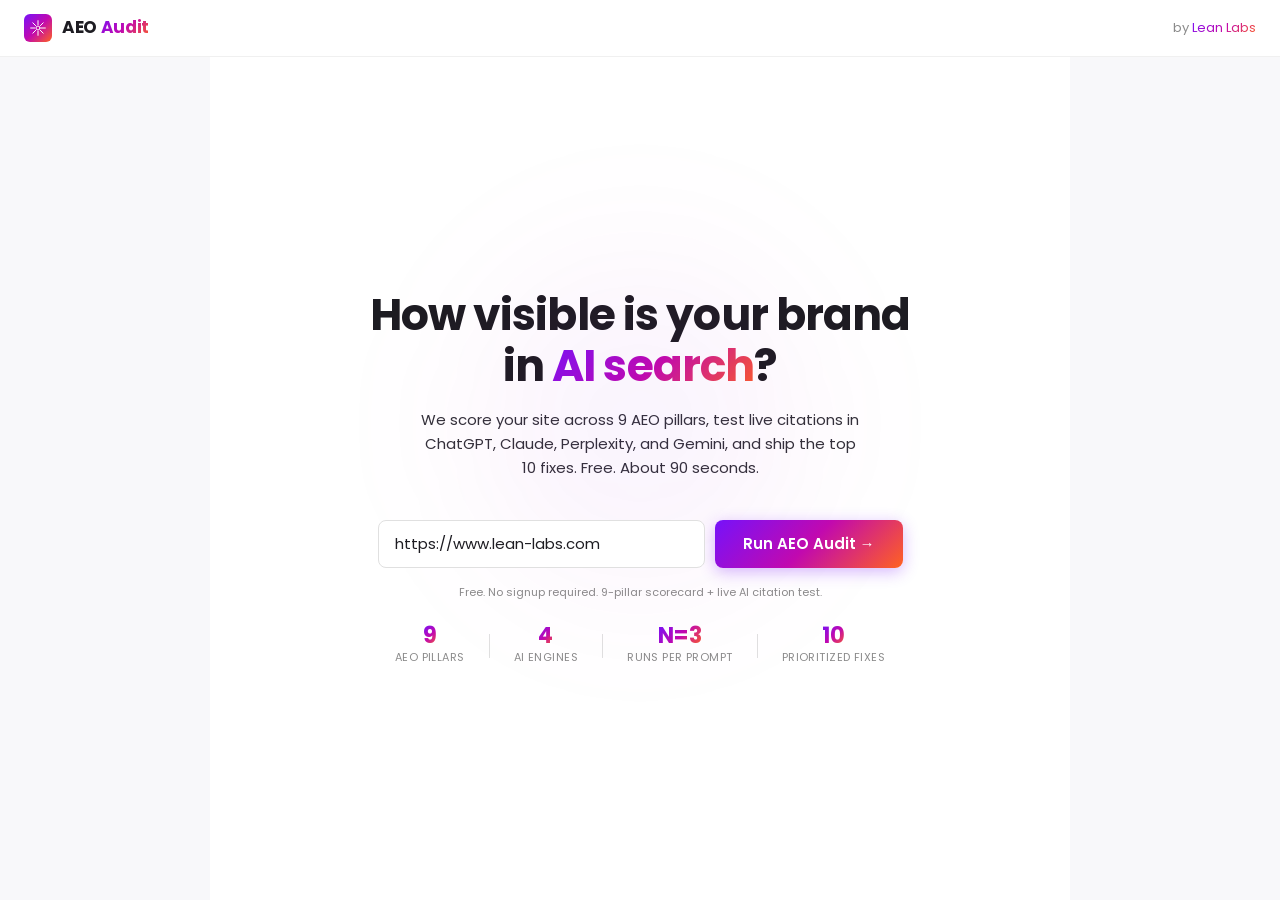
<file: index.html>
<!DOCTYPE html>
<html lang="en">
<head>
<meta charset="UTF-8">
<meta name="viewport" content="width=device-width, initial-scale=1.0">
<title>AEO Audit | How visible is your brand in AI search?</title>
<link rel="preconnect" href="https://fonts.googleapis.com">
<link rel="preconnect" href="https://fonts.gstatic.com" crossorigin>
<link href="https://fonts.googleapis.com/css2?family=Poppins:wght@400;500;600;700&display=swap" rel="stylesheet">
<link rel="stylesheet" href="styles.css">
<svg width="0" height="0" style="position:absolute">
  <defs>
    <linearGradient id="iconGradient" x1="0%" y1="0%" x2="100%" y2="100%">
      <stop offset="0%" stop-color="#7612fa"/>
      <stop offset="50%" stop-color="#c109af"/>
      <stop offset="100%" stop-color="#ff6221"/>
    </linearGradient>
  </defs>
</svg>
</head>
<body>

<!-- NAV -->
<div class="nav">
  <div class="nav-logo">
    <div class="nav-icon">
      <svg viewBox="0 0 24 24" fill="none" stroke="currentColor" stroke-width="2" stroke-linecap="round" stroke-linejoin="round"><circle cx="12" cy="12" r="3"/><path d="M12 1v6m0 10v6M4.22 4.22l4.24 4.24m7.08 7.08l4.24 4.24M1 12h6m10 0h6M4.22 19.78l4.24-4.24m7.08-7.08l4.24-4.24"/></svg>
    </div>
    <span class="nav-logo-text">AEO <span class="gradient-text">Audit</span></span>
  </div>
  <span class="nav-right">by <span class="gradient-text">Lean Labs</span></span>
</div>

<div class="page-container">

  <!-- SCREEN 1: INPUT -->
  <div id="screen-input" class="screen active">
    <section class="screen-input-section">
      <div class="input-glow-bg"></div>
      <div class="centered">
        <h2 class="hero-headline">How visible is your brand in <span class="gradient-text">AI search</span>?</h2>
        <p class="hero-sub">We score your site across 9 AEO pillars, test live citations in ChatGPT, Claude, Perplexity, and Gemini, and ship the top 10 fixes. Free. About 90 seconds.</p>
      </div>

      <div class="url-input-group">
        <div class="url-input-wrapper">
          <input type="url" id="urlField" class="url-input" placeholder="https://yourwebsite.com" value="https://www.lean-labs.com">
        </div>
        <button id="scoreBtn" class="btn-primary">Run AEO Audit &rarr;</button>
      </div>

      <div style="text-align: center; margin-top: var(--space-sm);">
        <p class="input-footnote">Free. No signup required. 9-pillar scorecard + live AI citation test.</p>
      </div>

      <div class="trust-row">
        <div class="trust-item"><span class="trust-num">9</span><span class="trust-label">AEO pillars</span></div>
        <div class="trust-divider"></div>
        <div class="trust-item"><span class="trust-num">4</span><span class="trust-label">AI engines</span></div>
        <div class="trust-divider"></div>
        <div class="trust-item"><span class="trust-num">N=3</span><span class="trust-label">runs per prompt</span></div>
        <div class="trust-divider"></div>
        <div class="trust-item"><span class="trust-num">10</span><span class="trust-label">prioritized fixes</span></div>
      </div>
    </section>
  </div>

  <!-- SCREEN 2: SCANNING -->
  <div id="screen-scanning" class="screen">
    <section class="screen-scanning-section">
      <div class="centered" style="margin-bottom: var(--space-md);">
        <h3>Auditing your AI search readiness</h3>
      </div>

      <div class="scan-container">
        <div class="scan-url">
          <svg viewBox="0 0 24 24" fill="none" stroke="currentColor" stroke-width="2" stroke-linecap="round" stroke-linejoin="round"><circle cx="12" cy="12" r="10"/><line x1="2" y1="12" x2="22" y2="12"/><path d="M12 2a15.3 15.3 0 014 10 15.3 15.3 0 01-4 10 15.3 15.3 0 01-4-10 15.3 15.3 0 014-10z"/></svg>
          <span id="scanUrlText"></span>
        </div>

        <div class="scan-progress-bar">
          <div class="scan-progress-fill"></div>
        </div>

        <div id="scanSteps" class="scan-steps">
          <div class="scan-step"><div class="scan-check"><svg viewBox="0 0 24 24"><circle cx="12" cy="12" r="1"/></svg></div>Discovering site structure and top pages</div>
          <div class="scan-step"><div class="scan-check"><svg viewBox="0 0 24 24"><circle cx="12" cy="12" r="1"/></svg></div>Probing AI crawler access (GPTBot, ClaudeBot, PerplexityBot, Google-Extended)</div>
          <div class="scan-step"><div class="scan-check"><svg viewBox="0 0 24 24"><circle cx="12" cy="12" r="1"/></svg></div>Scoring schema, extractability, and entity signals</div>
          <div class="scan-step"><div class="scan-check"><svg viewBox="0 0 24 24"><circle cx="12" cy="12" r="1"/></svg></div>Running live citation test across 4 AI engines (N=3 each)</div>
          <div class="scan-step"><div class="scan-check"><svg viewBox="0 0 24 24"><circle cx="12" cy="12" r="1"/></svg></div>Benchmarking against 3 competitors and ranking fixes</div>
        </div>
      </div>
    </section>
  </div>

  <!-- SCREEN 3: RESULTS -->
  <div id="screen-results" class="screen">

    <!-- HERO GRADE -->
    <section class="results-grade-section section-white">
      <div class="grade-container">
        <div class="grade-circle" id="gradeCircle">
          <span id="gradeLetterEl" class="grade-letter">D</span>
          <span id="gradeScoreEl" class="grade-score">38/100</span>
        </div>
        <span class="grade-label">Your AEO Score</span>
        <span id="gradeUrlEl" class="grade-url">www.lean-labs.com</span>
      </div>

      <div class="centered" style="margin-bottom: var(--space-md);">
        <p id="verdictEl" class="verdict-text">AI engines barely see Lean Labs. Competitors average 65/100. The gap is fixable: 3 high-impact pillars account for 70% of the score deficit.</p>
        <p class="subtext">Here's exactly where you fall short and what to ship first.</p>
      </div>

      <!-- BENCHMARK STRIP -->
      <div class="benchmark-strip">
        <div class="bm-item">
          <span class="bm-label">You</span>
          <span class="bm-score bm-you">38</span>
        </div>
        <div class="bm-arrow">vs</div>
        <div class="bm-item">
          <span class="bm-label">Competitor avg</span>
          <span class="bm-score bm-comp">65</span>
        </div>
        <div class="bm-arrow">vs</div>
        <div class="bm-item">
          <span class="bm-label">Category leader</span>
          <span class="bm-score bm-leader">81</span>
        </div>
      </div>
    </section>

    <hr class="section-divider">

    <!-- CITATION SNAPSHOT -->
    <section class="results-citation-section section-white">
      <div class="centered" style="margin-bottom: var(--space-sm);">
        <h3>How AI engines <span class="gradient-text">cite you</span> right now</h3>
        <p>10 BOFU buyer prompts, 4 engines, 3 runs each. 120 data points.</p>
      </div>

      <div class="engine-grid">
        <div class="engine-card">
          <div class="engine-head"><div class="engine-logo">G</div><span>ChatGPT</span></div>
          <div class="engine-score grade-F">12<span>/100</span></div>
          <div class="engine-rate">Mention rate: <strong>10%</strong></div>
          <div class="engine-quote">"For HubSpot website work, top agencies include SmartBug Media, IMPACT..."</div>
        </div>
        <div class="engine-card">
          <div class="engine-head"><div class="engine-logo">C</div><span>Claude</span></div>
          <div class="engine-score grade-F">22<span>/100</span></div>
          <div class="engine-rate">Mention rate: <strong>20%</strong></div>
          <div class="engine-quote">"Consider Kiwi Creative, New Breed Marketing, or Blend Marketing..."</div>
        </div>
        <div class="engine-card highlight-card">
          <div class="engine-head"><div class="engine-logo">P</div><span>Perplexity</span></div>
          <div class="engine-score grade-D">35<span>/100</span></div>
          <div class="engine-rate">Mention rate: <strong>30%</strong></div>
          <div class="engine-quote">"Lean Labs is mentioned alongside SmartBug Media for growth-driven design..."</div>
          <div class="engine-badge">Best performer</div>
        </div>
        <div class="engine-card">
          <div class="engine-head"><div class="engine-logo">M</div><span>Gemini</span></div>
          <div class="engine-score grade-F">28<span>/100</span></div>
          <div class="engine-rate">Mention rate: <strong>10%</strong></div>
          <div class="engine-quote">"Top HubSpot certified agencies include SmartBug Media (recommended)..."</div>
        </div>
      </div>
    </section>

    <hr class="section-divider">

    <!-- 9-PILLAR SCORECARD -->
    <section class="results-gaps-section section-off-white">
      <div class="centered" style="margin-bottom: var(--space-sm);">
        <h3>The <span class="gradient-text">9-pillar</span> scorecard</h3>
        <p>Where the score breaks down. Weights reflect real-world AI ranking signals.</p>
      </div>

      <div class="dimensions-card">
        <div id="pillarsContainer" class="dimensions">
          <!-- Pillars rendered by JS -->
        </div>
      </div>
    </section>

    <hr class="section-divider">

    <!-- TOP FINDINGS -->
    <section class="results-gaps-section section-off-white">
      <div class="centered" style="margin-bottom: 0;">
        <h3>Top fixes, <span class="gradient-text">prioritized</span></h3>
        <p>Sorted by severity then expected score lift. The first 4 are visible. The remaining 6 ship with your fix plan.</p>
      </div>

      <div id="findingsContainer" class="gap-grid"></div>
    </section>

    <hr class="section-divider">

    <!-- GATED FIX PLAN -->
    <section class="results-fixplan-section section-off-white">
      <div class="gated-container">
        <div class="gated-content">
          <div class="fix-teaser-extras">
            <div class="fix-item">
              <div class="fix-number">5</div>
              <div>
                <h4>Add Organization JSON-LD with sameAs links</h4>
                <p>Entity disambiguation lift +12 points. Connects Lean Labs to LinkedIn, Crunchbase, G2, and any future Wikidata entry.</p>
              </div>
            </div>
            <div class="fix-item">
              <div class="fix-number">6</div>
              <div>
                <h4>File Wikidata entry for Lean Labs</h4>
                <p>No Q-ID currently exists. AI engines fall back to fuzzy matching, which costs you on every branded query.</p>
              </div>
            </div>
            <div class="fix-item">
              <div class="fix-number">7</div>
              <div>
                <h4>Generate llms.txt navigation index</h4>
                <p>Low-signal but easy win. Ships with factor8's llms-txt-creator agent in one click.</p>
              </div>
            </div>
            <div class="fix-item">
              <div class="fix-number">8</div>
              <div>
                <h4>Rewrite Services page first 500 tokens as direct answers</h4>
                <p>Current opening is brand narrative. AI engines extract the first paragraph as the canonical answer. Replace with definitive "Lean Labs is..." statements.</p>
              </div>
            </div>
            <div class="fix-item">
              <div class="fix-number">9</div>
              <div>
                <h4>Add author bio + LinkedIn URL to every blog post</h4>
                <p>E-E-A-T signals. AI engines weight named experts with credentialed profiles. Currently 70% of posts are anonymous.</p>
              </div>
            </div>
            <div class="fix-item">
              <div class="fix-number">10</div>
              <div>
                <h4>Build vs-competitor pages for top 3 search rivals</h4>
                <p>Comparison content is heavily extracted by Perplexity and ChatGPT. Currently no comparison pages exist on the site.</p>
              </div>
            </div>
          </div>
        </div>

        <div class="gated-overlay">
          <div class="gated-overlay-inner">
            <div class="gated-lock-icon">
              <svg viewBox="0 0 24 24" width="32" height="32" fill="none" stroke="currentColor" stroke-width="1.5" stroke-linecap="round" stroke-linejoin="round"><rect x="3" y="11" width="18" height="11" rx="2" ry="2"/><path d="M7 11V7a5 5 0 0110 0v4"/></svg>
            </div>
            <h3>Get your full AEO Audit report</h3>
            <p>10 prioritized fixes, schema JSON-LD drafts, projected score after implementation. Sent straight to your inbox.</p>
            <form id="emailForm" class="email-form">
              <input type="email" id="emailField" class="email-input" placeholder="you@company.com" required>
              <button type="submit" class="btn-primary">Send Me The Report &rarr;</button>
            </form>
            <span class="gated-footnote">No spam. One email with your report.</span>
          </div>
        </div>
      </div>
    </section>

  </div><!-- /screen-results -->

  <!-- ============================================ -->
  <!-- SCREEN 4: THANK-YOU                          -->
  <!-- ============================================ -->
  <div id="screen-thankyou" class="screen">
    <section class="screen-thankyou-section section-white">
      <div class="thankyou-container">
        <div class="thankyou-check">
          <svg viewBox="0 0 24 24" width="64" height="64" fill="none" stroke="currentColor" stroke-width="2" stroke-linecap="round" stroke-linejoin="round"><polyline points="20 6 9 17 4 12"/></svg>
        </div>
        <h2 class="hero-headline">Report on its way to <span id="thankyouEmail" class="gradient-text">your inbox</span></h2>
        <p class="hero-sub">Your full AEO Audit, 10 prioritized fixes, and remediation drafts will land in the next 2 minutes.</p>

        <div class="thankyou-card">
          <span class="thankyou-card-eyebrow">While you wait</span>
          <h3>Want Kevin to walk you through it?</h3>
          <p>45 minutes with Kevin. He reads the audit live with you, picks the top 3 fixes worth shipping first, and hands you the drafts to do it. No deck, no pitch. You leave with a roadmap.</p>
          <button class="btn-primary btn-cta-large" data-cta="momentum">Grab 45 Minutes with Kevin &rarr;</button>
          <span class="thankyou-card-footnote">Free. Kevin only takes 4 calls per week.</span>
        </div>

        <p class="thankyou-secondary">
          <a href="#" id="thankyouAnotherUrl" class="link-muted">Score another URL &rarr;</a>
        </p>
      </div>
    </section>
  </div><!-- /screen-thankyou -->

</div><!-- /page-container -->

<script src="app.js"></script>
</body>
</html>
</file>
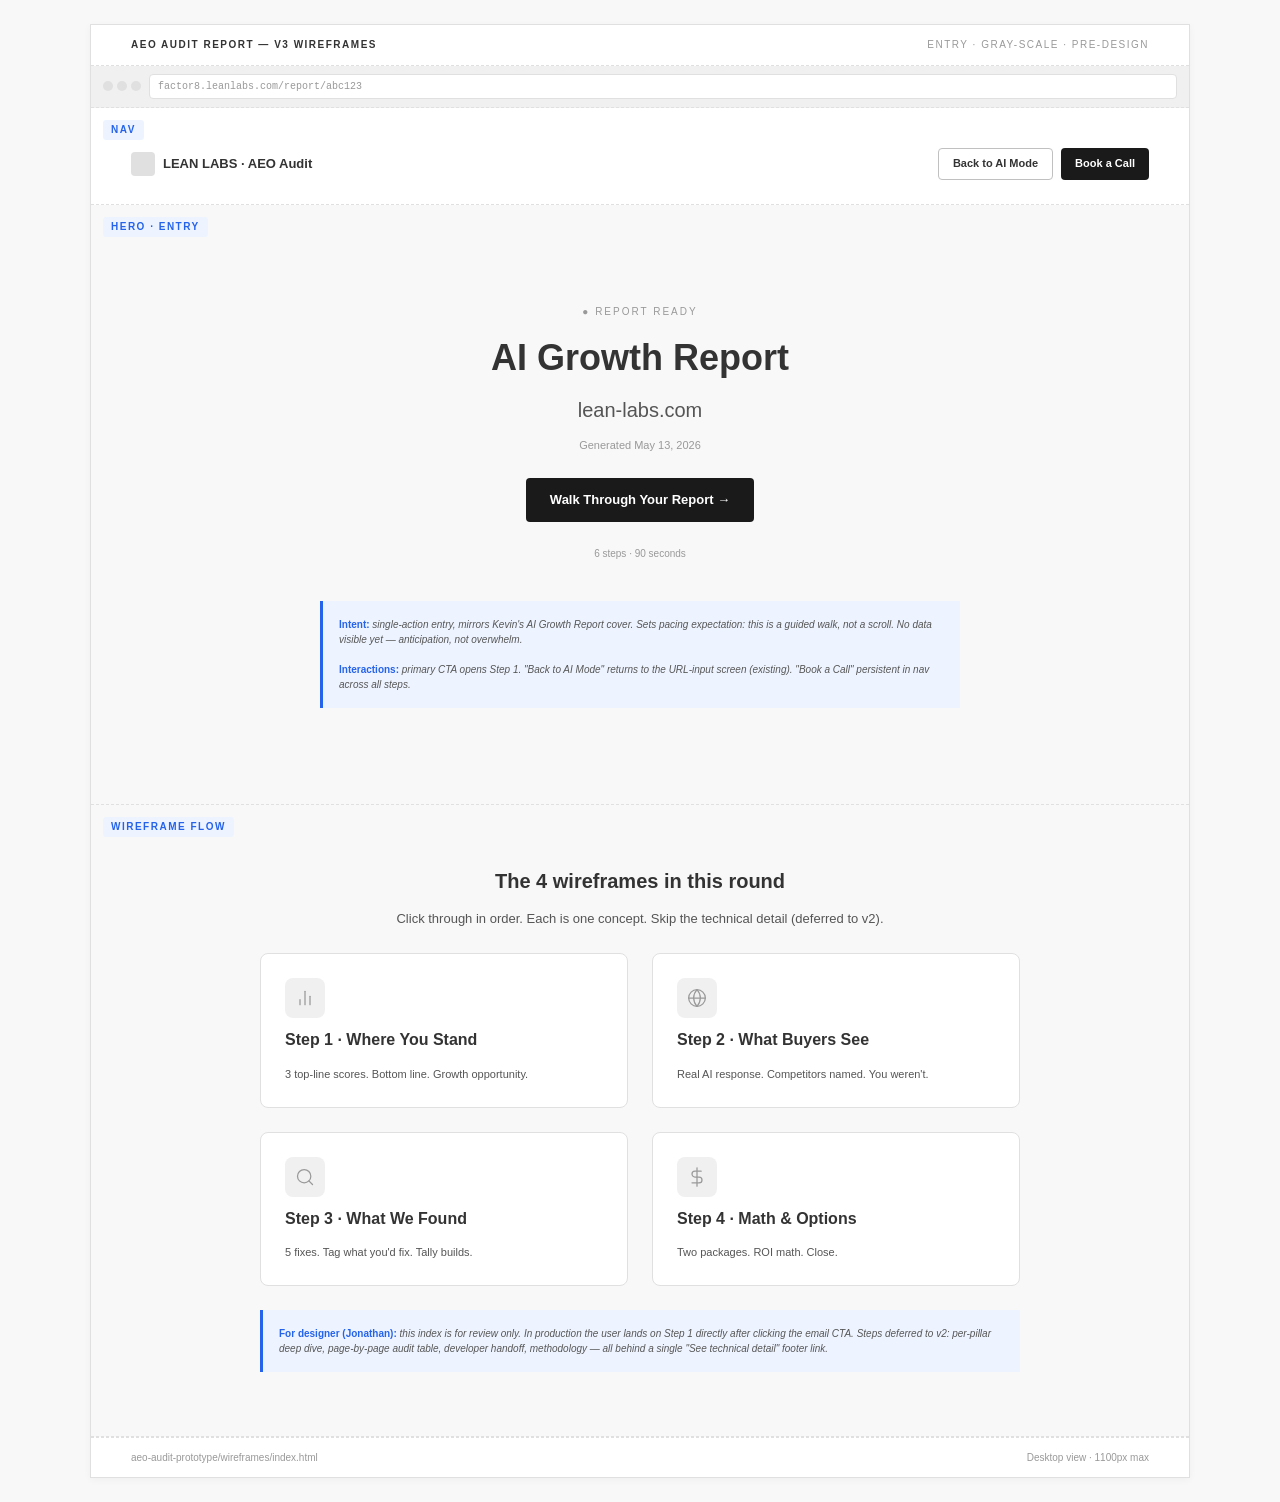
<file: wireframes/index.html>
<!DOCTYPE html>
<html lang="en">
<head>
<meta charset="UTF-8">
<meta name="viewport" content="width=device-width, initial-scale=1.0">
<title>AEO Audit v3 Wireframes — Entry</title>
<link rel="stylesheet" href="styles-wireframe.css">
</head>
<body>

<div class="wireframe-page">

  <div class="wireframe-header">
    <strong>AEO Audit Report — v3 wireframes</strong>
    <span>Entry · gray-scale · pre-design</span>
  </div>

  <!-- Fake browser chrome -->
  <div class="fake-browser">
    <div class="dots"><span class="dot"></span><span class="dot"></span><span class="dot"></span></div>
    <div class="url">factor8.leanlabs.com/report/abc123</div>
  </div>

  <!-- NAV -->
  <section class="wf tight">
    <span class="section-label">Nav</span>
    <div style="display:flex; justify-content:space-between; align-items:center; margin-top: var(--space-sm);">
      <div style="display:flex; align-items:center; gap:8px;">
        <div style="width:24px; height:24px; background:var(--gray-200); border-radius:4px;"></div>
        <strong style="color:var(--gray-800); font-size: var(--text-base);">LEAN LABS · AEO Audit</strong>
      </div>
      <div style="display:flex; gap:8px;">
        <span class="btn secondary small">Back to AI Mode</span>
        <span class="btn small">Book a Call</span>
      </div>
    </div>
  </section>

  <!-- HERO ENTRY -->
  <section class="wf hero" style="text-align:center; background: var(--gray-50);">
    <span class="section-label">Hero · Entry</span>

    <div class="centered">
      <span class="eyebrow">● Report Ready</span>
      <h1 class="hero-heading">AI Growth Report</h1>
      <p style="font-size: var(--text-xl); color: var(--gray-600); margin: 0 0 4px;">lean-labs.com</p>
      <p style="font-size: var(--text-sm); color: var(--gray-400); margin-bottom: var(--space-md);">Generated May 13, 2026</p>

      <div class="btn-row center">
        <a class="btn" href="01-where-you-stand.html">Walk Through Your Report →</a>
      </div>
      <p style="font-size: var(--text-xs); color: var(--gray-400); margin-top: var(--space-md);">6 steps · 90 seconds</p>
    </div>

    <div class="annotation" style="max-width: 640px; margin: var(--space-lg) auto 0; text-align: left;">
      <strong>Intent:</strong> single-action entry, mirrors Kevin's AI Growth Report cover. Sets pacing expectation: this is a guided walk, not a scroll. No data visible yet — anticipation, not overwhelm.
      <br><br>
      <strong>Interactions:</strong> primary CTA opens Step 1. "Back to AI Mode" returns to the URL-input screen (existing). "Book a Call" persistent in nav across all steps.
    </div>
  </section>

  <!-- WIREFRAME FLOW LEGEND -->
  <section class="wf alt">
    <span class="section-label">Wireframe Flow</span>
    <div class="centered wide">
      <h2 class="section-heading">The 4 wireframes in this round</h2>
      <p style="color: var(--gray-600);">Click through in order. Each is one concept. Skip the technical detail (deferred to v2).</p>
    </div>

    <div class="grid-2" style="max-width:760px; margin: var(--space-md) auto 0;">

      <a class="card" href="01-where-you-stand.html" style="text-decoration:none; color: inherit;">
        <div class="card-icon">
          <svg viewBox="0 0 24 24"><line x1="18" y1="20" x2="18" y2="10"/><line x1="12" y1="20" x2="12" y2="4"/><line x1="6" y1="20" x2="6" y2="14"/></svg>
        </div>
        <h3 class="card-heading">Step 1 · Where You Stand</h3>
        <p style="font-size: var(--text-sm); color: var(--gray-600); margin:0;">3 top-line scores. Bottom line. Growth opportunity.</p>
      </a>

      <a class="card" href="02-what-buyers-see.html" style="text-decoration:none; color: inherit;">
        <div class="card-icon">
          <svg viewBox="0 0 24 24"><circle cx="12" cy="12" r="10"/><line x1="2" y1="12" x2="22" y2="12"/><path d="M12 2a15.3 15.3 0 014 10 15.3 15.3 0 01-4 10 15.3 15.3 0 01-4-10 15.3 15.3 0 014-10z"/></svg>
        </div>
        <h3 class="card-heading">Step 2 · What Buyers See</h3>
        <p style="font-size: var(--text-sm); color: var(--gray-600); margin:0;">Real AI response. Competitors named. You weren't.</p>
      </a>

      <a class="card" href="03-what-we-found.html" style="text-decoration:none; color: inherit;">
        <div class="card-icon">
          <svg viewBox="0 0 24 24"><circle cx="11" cy="11" r="8"/><line x1="21" y1="21" x2="16.65" y2="16.65"/></svg>
        </div>
        <h3 class="card-heading">Step 3 · What We Found</h3>
        <p style="font-size: var(--text-sm); color: var(--gray-600); margin:0;">5 fixes. Tag what you'd fix. Tally builds.</p>
      </a>

      <a class="card" href="04-math-and-options.html" style="text-decoration:none; color: inherit;">
        <div class="card-icon">
          <svg viewBox="0 0 24 24"><line x1="12" y1="1" x2="12" y2="23"/><path d="M17 5H9.5a3.5 3.5 0 000 7h5a3.5 3.5 0 010 7H6"/></svg>
        </div>
        <h3 class="card-heading">Step 4 · Math &amp; Options</h3>
        <p style="font-size: var(--text-sm); color: var(--gray-600); margin:0;">Two packages. ROI math. Close.</p>
      </a>

    </div>

    <div class="annotation" style="max-width: 760px; margin: var(--space-md) auto 0;">
      <strong>For designer (Jonathan):</strong> this index is for review only. In production the user lands on Step 1 directly after clicking the email CTA. Steps deferred to v2: per-pillar deep dive, page-by-page audit table, developer handoff, methodology — all behind a single "See technical detail" footer link.
    </div>
  </section>

  <div class="wireframe-footer">
    <span>aeo-audit-prototype/wireframes/index.html</span>
    <span>Desktop view · 1100px max</span>
  </div>

</div>

</body>
</html>
</file>
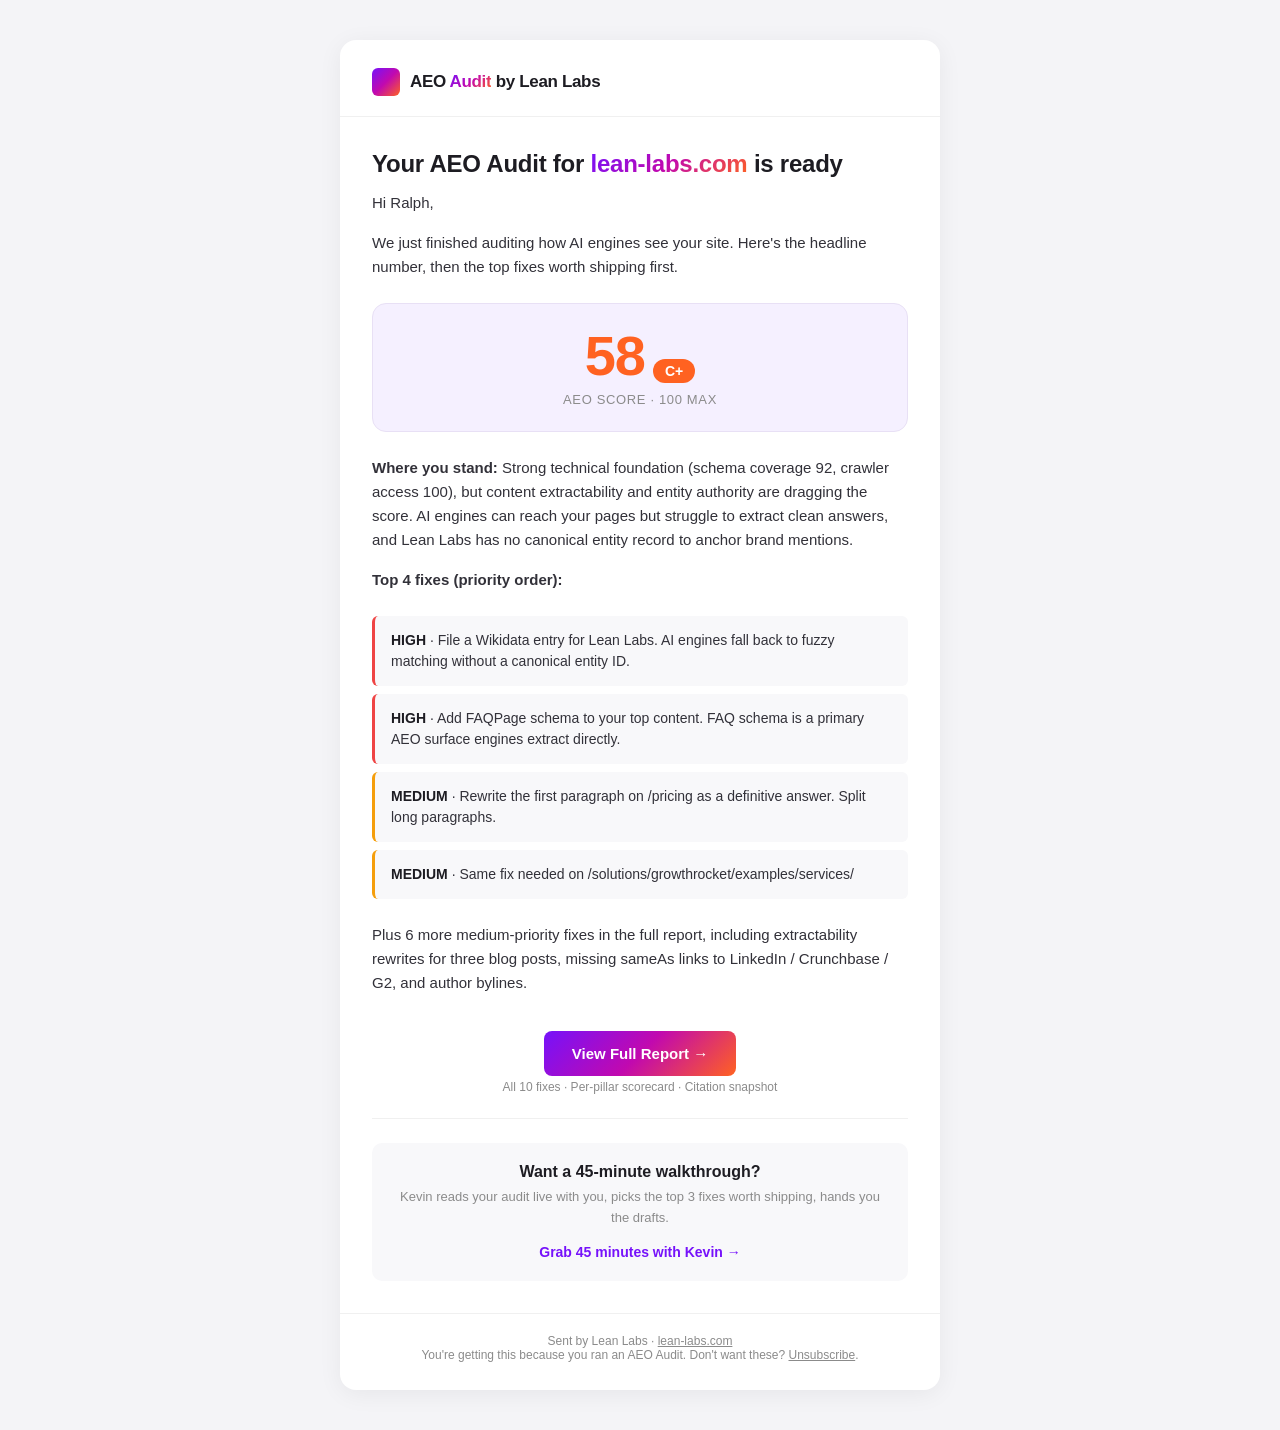
<file: email.html>
<!DOCTYPE html>
<html lang="en">
<head>
<meta charset="UTF-8">
<meta name="viewport" content="width=device-width, initial-scale=1.0">
<title>Your AEO Audit is ready — Lean Labs</title>
<style>
  /* Email-safe inline styles. Most inboxes strip <link> + <style> partially,
     so the real send will need inlining via Resend/Mailgun helpers.
     This mockup is rendered in browser for preview only. */
  body {
    margin: 0;
    padding: 0;
    background: #f4f4f7;
    font-family: -apple-system, BlinkMacSystemFont, 'Segoe UI', 'Helvetica Neue', sans-serif;
    color: #232031;
    -webkit-font-smoothing: antialiased;
  }
  .email-wrapper {
    max-width: 600px;
    margin: 40px auto;
    background: #ffffff;
    border-radius: 16px;
    overflow: hidden;
    box-shadow: 0 4px 24px rgba(0,0,0,0.06);
  }
  .email-header {
    padding: 28px 32px 20px;
    border-bottom: 1px solid #f0f0f0;
    display: flex;
    align-items: center;
    gap: 10px;
  }
  .logo-icon {
    width: 28px;
    height: 28px;
    border-radius: 6px;
    background: linear-gradient(135deg, #7612fa, #c109af, #ff6221);
    display: inline-block;
  }
  .logo-text {
    font-weight: 700;
    font-size: 17px;
    color: #1d1c22;
    letter-spacing: -0.02em;
  }
  .gradient-text {
    background: linear-gradient(135deg, #7612fa, #c109af, #ff6221);
    -webkit-background-clip: text;
    -webkit-text-fill-color: transparent;
    background-clip: text;
  }
  .email-body {
    padding: 32px;
  }
  .email-body h1 {
    font-size: 24px;
    line-height: 1.25;
    margin: 0 0 12px;
    color: #1d1c22;
    letter-spacing: -0.01em;
  }
  .email-body p {
    font-size: 15px;
    line-height: 1.6;
    color: #323139;
    margin: 0 0 16px;
  }
  .score-callout {
    margin: 24px 0;
    padding: 24px;
    background: #f5f0ff;
    border: 1px solid #e8e0f5;
    border-radius: 14px;
    text-align: center;
  }
  .score-number {
    font-size: 56px;
    font-weight: 700;
    line-height: 1;
    color: #ff6221;
    letter-spacing: -0.02em;
  }
  .score-grade {
    display: inline-block;
    margin-left: 8px;
    padding: 4px 12px;
    background: #ff6221;
    color: white;
    border-radius: 999px;
    font-size: 14px;
    font-weight: 700;
    vertical-align: middle;
  }
  .score-label {
    margin-top: 8px;
    font-size: 13px;
    color: #8b8b8b;
    text-transform: uppercase;
    letter-spacing: 0.05em;
  }
  .fix-list {
    margin: 24px 0;
    padding: 0;
    list-style: none;
  }
  .fix-list li {
    padding: 14px 16px;
    margin-bottom: 8px;
    background: #f8f8fa;
    border-left: 3px solid #ef4444;
    border-radius: 6px;
    font-size: 14px;
    line-height: 1.5;
    color: #323139;
  }
  .fix-list li.med {
    border-left-color: #f59e0b;
  }
  .fix-list li strong {
    color: #1d1c22;
  }
  .cta-button {
    display: inline-block;
    margin: 8px 0 4px;
    padding: 14px 28px;
    background: linear-gradient(135deg, #7612fa, #c109af, #ff6221);
    color: white !important;
    text-decoration: none;
    border-radius: 8px;
    font-weight: 600;
    font-size: 15px;
  }
  .cta-row {
    text-align: center;
    margin: 28px 0 16px;
  }
  .cta-foot {
    font-size: 12px;
    color: #8b8b8b;
    text-align: center;
  }
  .divider {
    height: 1px;
    background: #f0f0f0;
    margin: 24px 0;
  }
  .secondary-cta {
    padding: 20px;
    background: #f8f8fa;
    border-radius: 10px;
    text-align: center;
  }
  .secondary-cta h3 {
    margin: 0 0 6px;
    font-size: 16px;
    color: #1d1c22;
  }
  .secondary-cta p {
    margin: 0 0 14px;
    font-size: 13px;
    color: #8b8b8b;
  }
  .secondary-cta a {
    color: #7612fa;
    font-weight: 600;
    text-decoration: none;
    font-size: 14px;
  }
  .email-footer {
    padding: 20px 32px 28px;
    text-align: center;
    border-top: 1px solid #f0f0f0;
    font-size: 12px;
    color: #8b8b8b;
  }
  .email-footer a {
    color: #8b8b8b;
    text-decoration: underline;
  }
</style>
</head>
<body>

<div class="email-wrapper">

  <div class="email-header">
    <span class="logo-icon"></span>
    <span class="logo-text">AEO <span class="gradient-text">Audit</span> by Lean Labs</span>
  </div>

  <div class="email-body">

    <h1>Your AEO Audit for <span class="gradient-text">lean-labs.com</span> is ready</h1>

    <p>
      Hi Ralph,
    </p>
    <p>
      We just finished auditing how AI engines see your site. Here's the headline number, then the top fixes worth shipping first.
    </p>

    <div class="score-callout">
      <div>
        <span class="score-number">58</span><span class="score-grade">C+</span>
      </div>
      <div class="score-label">AEO Score · 100 max</div>
    </div>

    <p>
      <strong>Where you stand:</strong> Strong technical foundation (schema coverage 92, crawler access 100), but content extractability and entity authority are dragging the score. AI engines can reach your pages but struggle to extract clean answers, and Lean Labs has no canonical entity record to anchor brand mentions.
    </p>

    <p style="margin-bottom: 8px;"><strong>Top 4 fixes (priority order):</strong></p>
    <ul class="fix-list">
      <li><strong>HIGH</strong> · File a Wikidata entry for Lean Labs. AI engines fall back to fuzzy matching without a canonical entity ID.</li>
      <li><strong>HIGH</strong> · Add FAQPage schema to your top content. FAQ schema is a primary AEO surface engines extract directly.</li>
      <li class="med"><strong>MEDIUM</strong> · Rewrite the first paragraph on /pricing as a definitive answer. Split long paragraphs.</li>
      <li class="med"><strong>MEDIUM</strong> · Same fix needed on /solutions/growthrocket/examples/services/</li>
    </ul>

    <p>
      Plus 6 more medium-priority fixes in the full report, including extractability rewrites for three blog posts, missing sameAs links to LinkedIn / Crunchbase / G2, and author bylines.
    </p>

    <div class="cta-row">
      <a class="cta-button" href="report.html">View Full Report &rarr;</a>
      <div class="cta-foot">All 10 fixes · Per-pillar scorecard · Citation snapshot</div>
    </div>

    <div class="divider"></div>

    <div class="secondary-cta">
      <h3>Want a 45-minute walkthrough?</h3>
      <p>Kevin reads your audit live with you, picks the top 3 fixes worth shipping, hands you the drafts.</p>
      <a href="https://calendly.com/leanlabs/momentum-multiplier">Grab 45 minutes with Kevin &rarr;</a>
    </div>

  </div>

  <div class="email-footer">
    Sent by Lean Labs · <a href="https://www.lean-labs.com">lean-labs.com</a><br>
    You're getting this because you ran an AEO Audit. Don't want these? <a href="#">Unsubscribe</a>.
  </div>

</div>

</body>
</html>
</file>
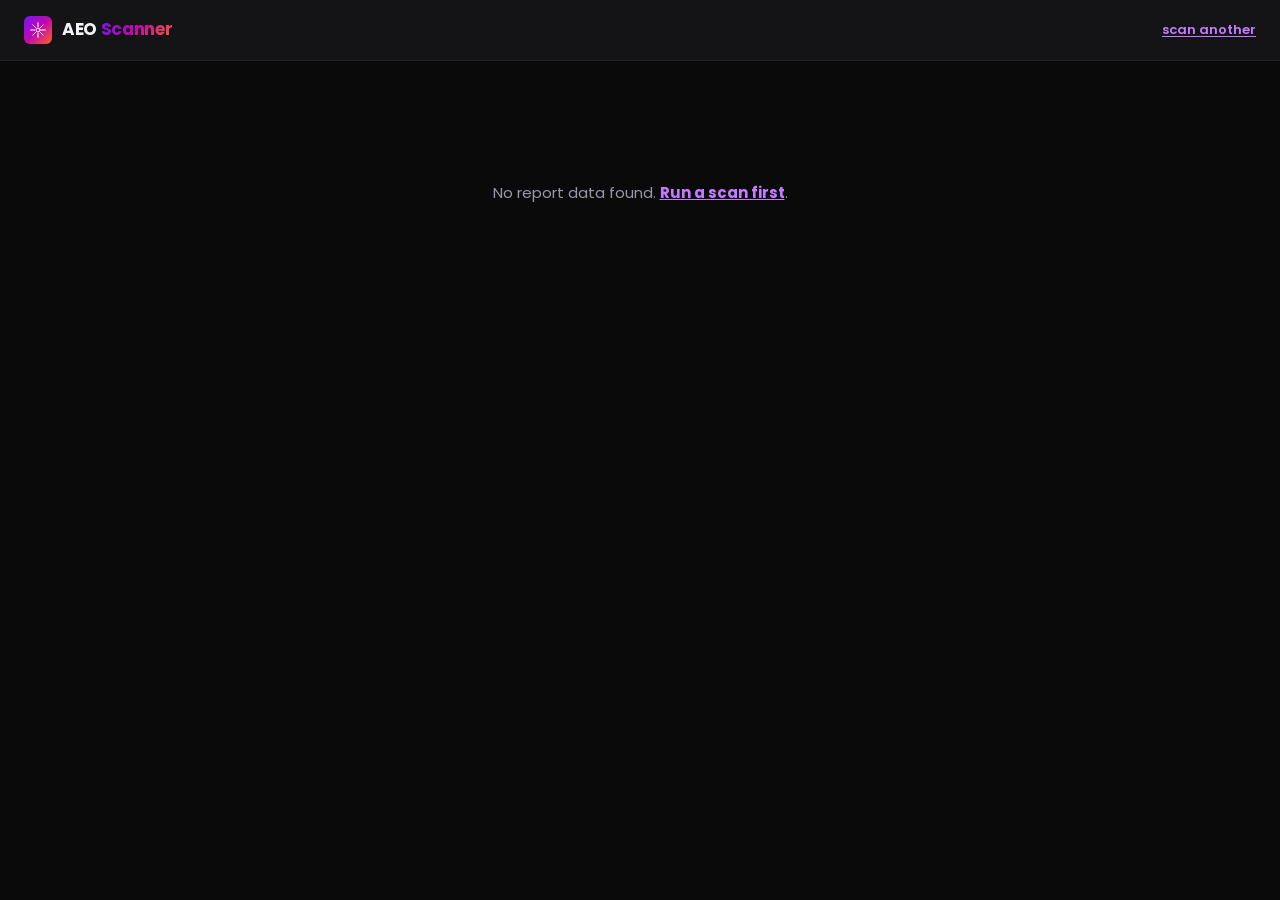
<file: full-report.html>
<!DOCTYPE html>
<html lang="en">
<head>
<meta charset="UTF-8">
<meta name="viewport" content="width=device-width, initial-scale=1.0">
<title>Your Full AEO Baseline Report | Lean Labs</title>
<link rel="preconnect" href="https://fonts.googleapis.com">
<link rel="preconnect" href="https://fonts.gstatic.com" crossorigin>
<link href="https://fonts.googleapis.com/css2?family=Poppins:wght@400;500;600;700&display=swap" rel="stylesheet">
<link rel="stylesheet" href="styles.css">
<link rel="stylesheet" href="scan.css?v=20260531">
<link rel="stylesheet" href="scan-dark.css?v=20260602">
</head>
<body class="scan-body" data-full-report>

  <!-- compact header -->
  <div class="nav compact-header nav-minimal">
    <div class="nav-logo">
      <div class="nav-icon">
        <svg viewBox="0 0 24 24" fill="none" stroke="currentColor" stroke-width="2" stroke-linecap="round" stroke-linejoin="round"><circle cx="12" cy="12" r="3"/><path d="M12 1v6m0 10v6M4.22 4.22l4.24 4.24m7.08 7.08l4.24 4.24M1 12h6m10 0h6M4.22 19.78l4.24-4.24m7.08-7.08l4.24-4.24"/></svg>
      </div>
      <span class="nav-logo-text">AEO <span class="gradient-text">Scanner</span></span>
    </div>
    <div class="compact-header-right">
      <a href="scan.html" class="link-btn">scan another</a>
    </div>
  </div>

  <main id="report" class="results"></main>

<script src="scan.js?v=20260615c"></script>
</body>
</html>
</file>
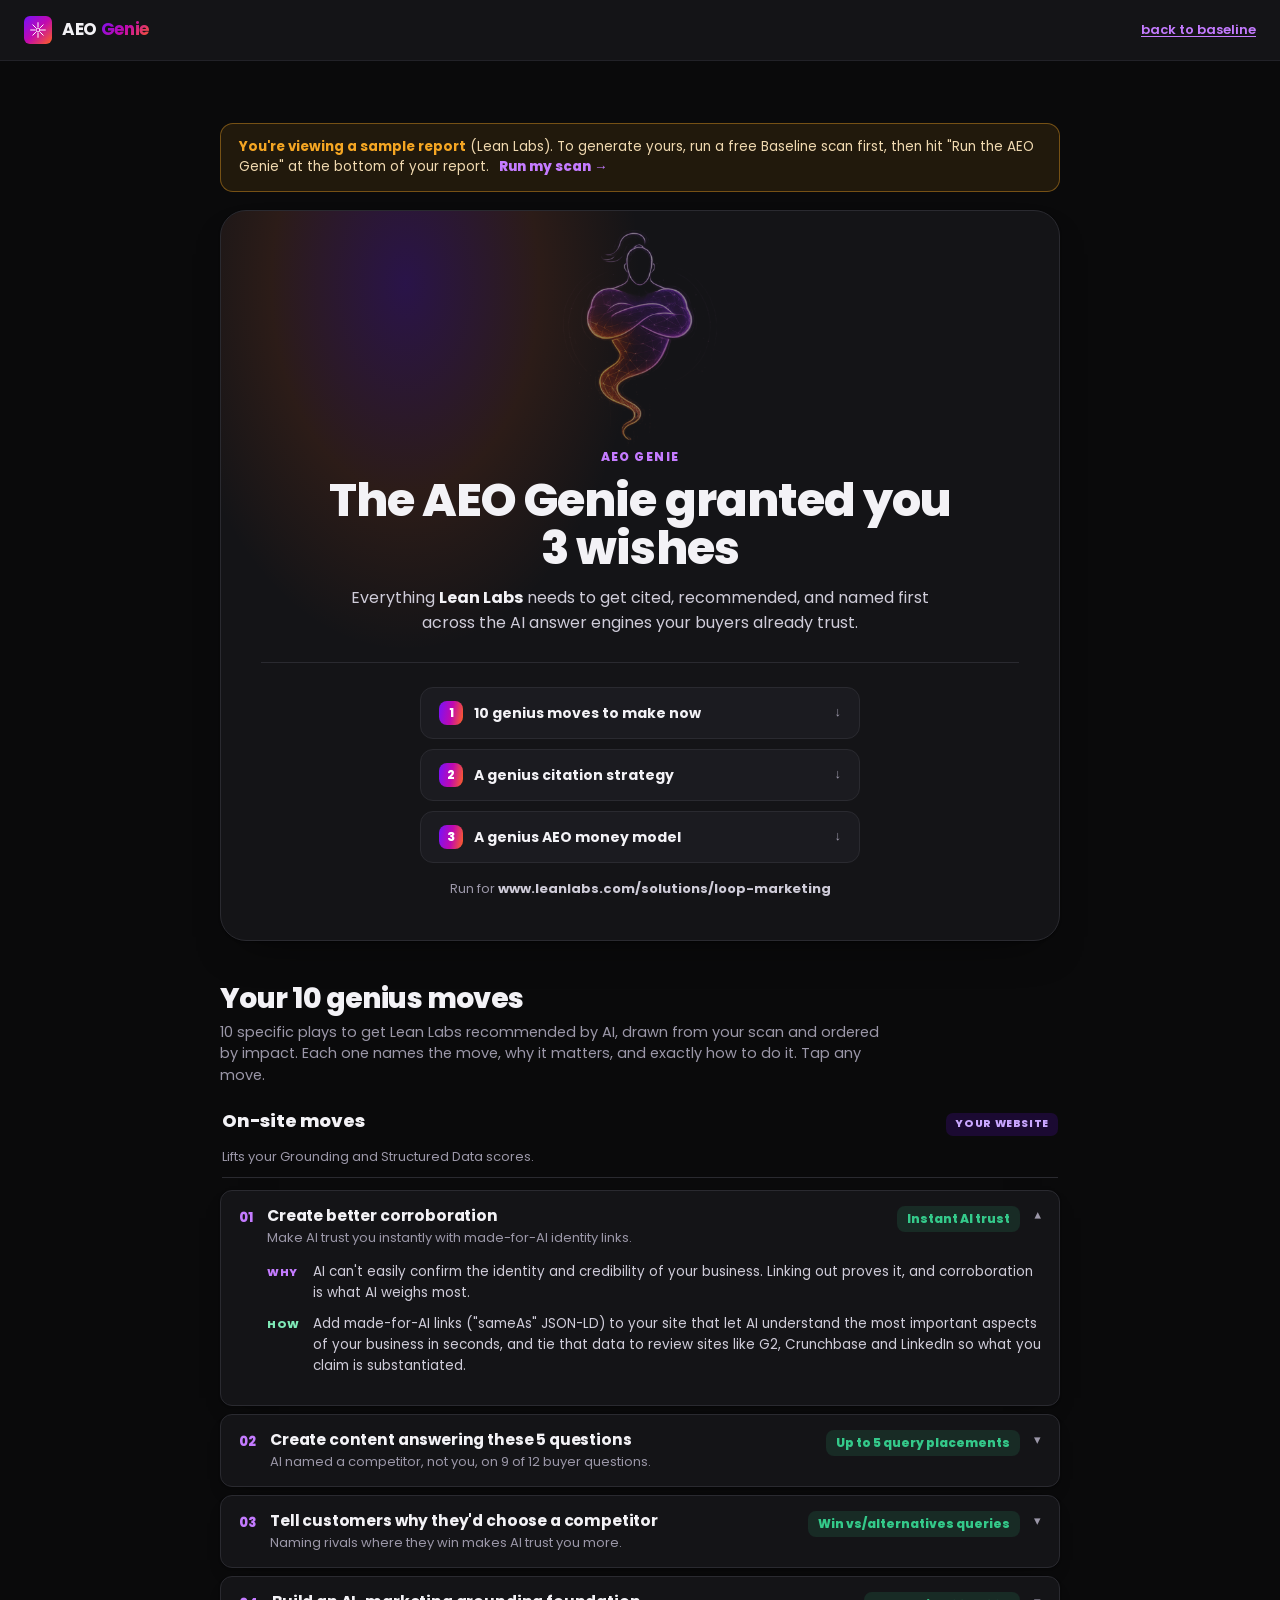
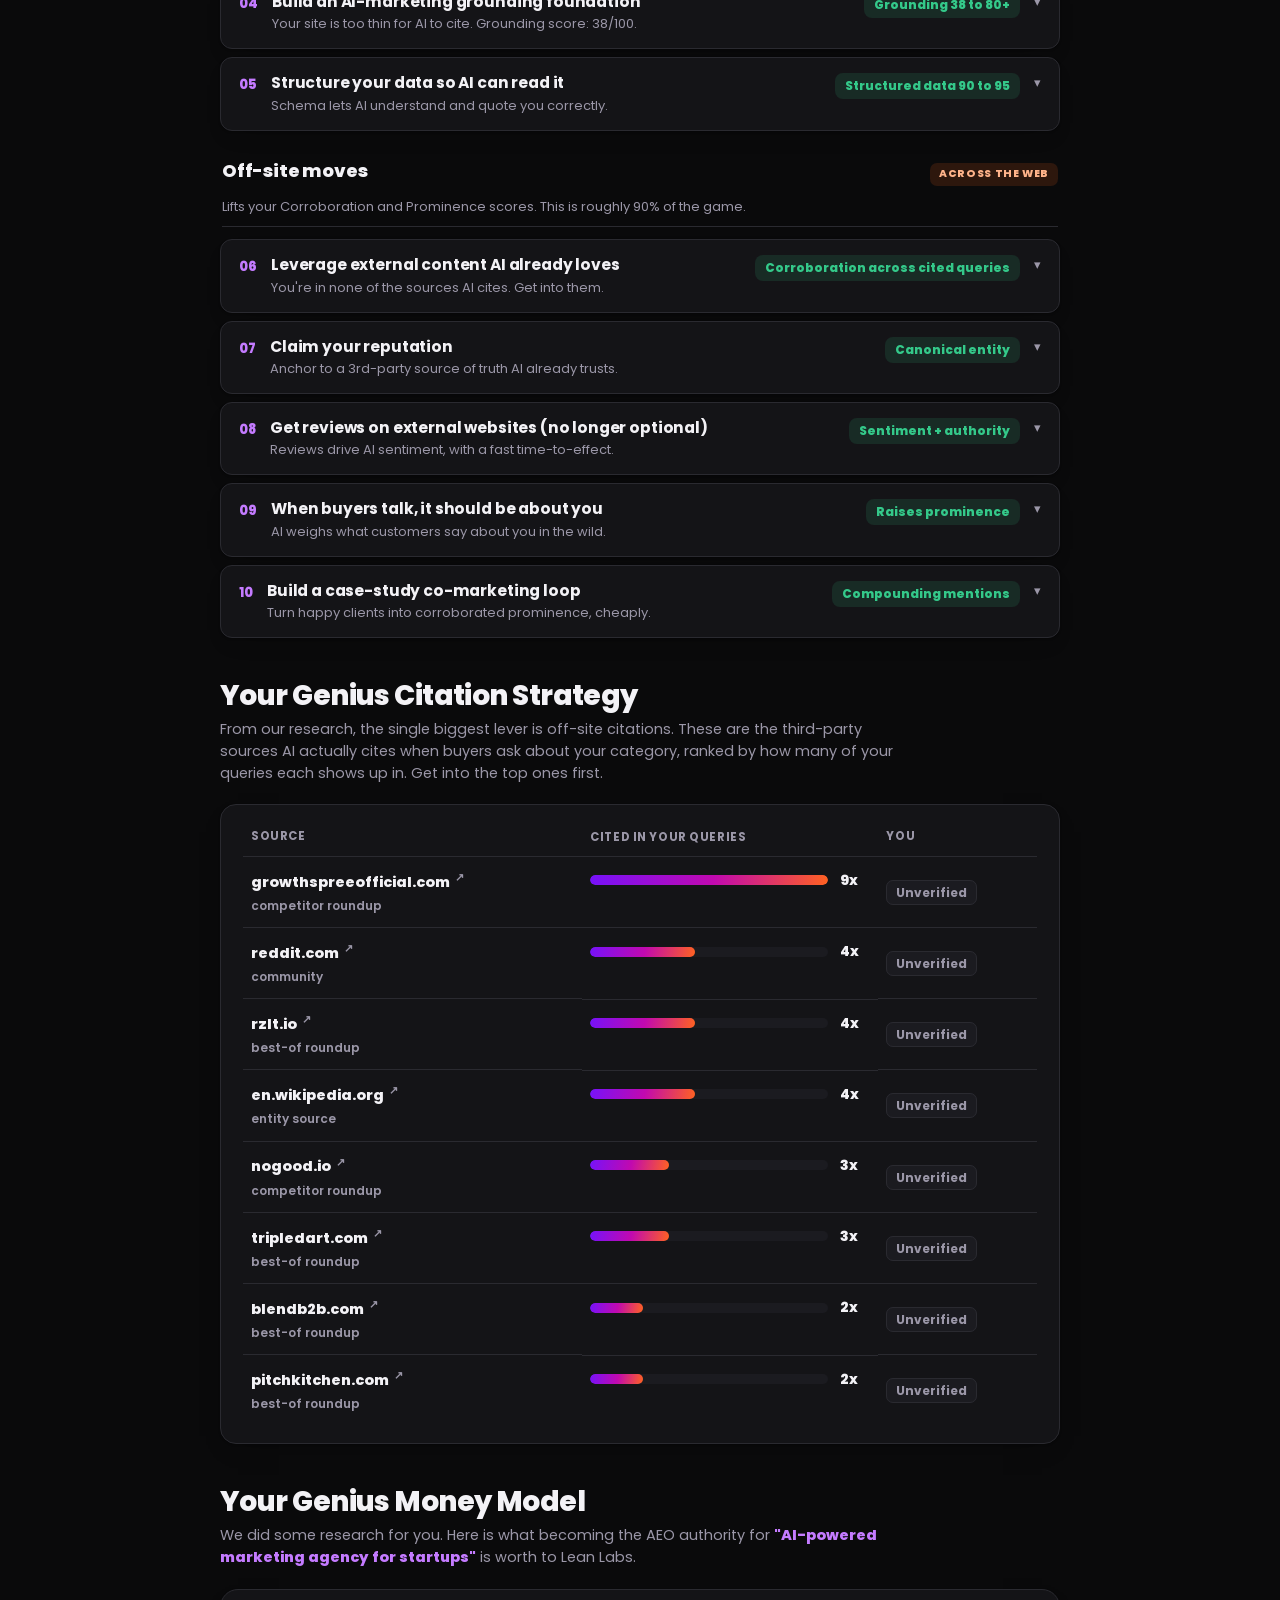
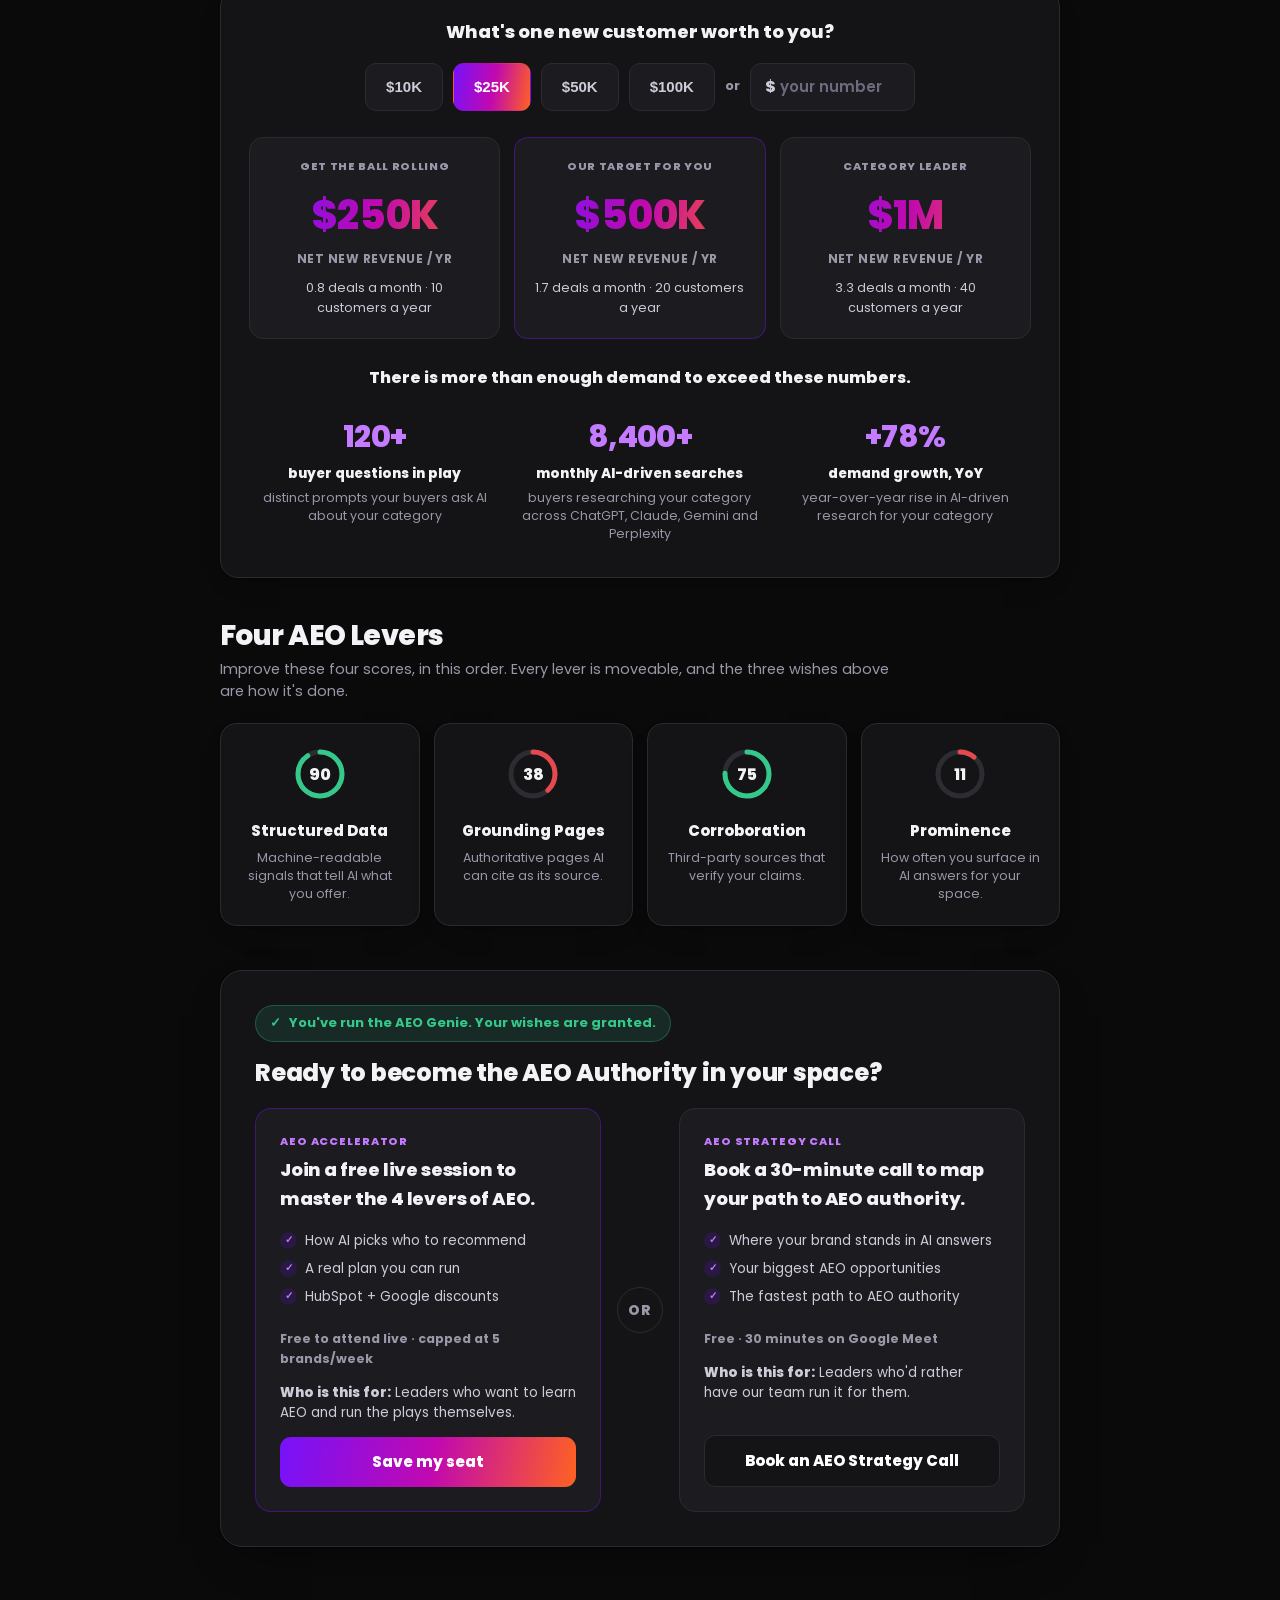
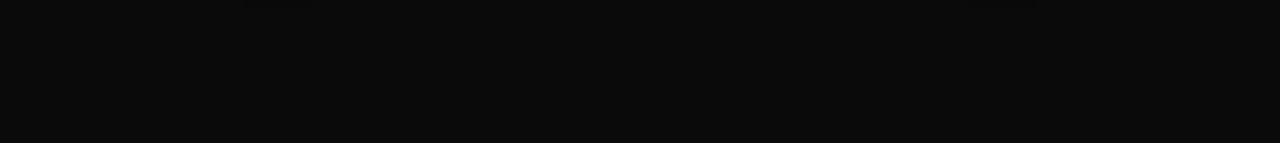
<file: genie.html>
<!DOCTYPE html>
<html lang="en">
<head>
<meta charset="UTF-8">
<meta name="viewport" content="width=device-width, initial-scale=1.0">
<title>Your AEO Genie | Lean Labs</title>
<link rel="preconnect" href="https://fonts.googleapis.com">
<link rel="preconnect" href="https://fonts.gstatic.com" crossorigin>
<link href="https://fonts.googleapis.com/css2?family=Poppins:wght@400;500;600;700&display=swap" rel="stylesheet">
<link rel="stylesheet" href="styles.css">
<link rel="stylesheet" href="scan.css?v=20260531">
<link rel="stylesheet" href="scan-dark.css?v=20260602">
</head>
<body class="scan-body" data-genie>

  <!-- compact header -->
  <div class="nav compact-header nav-minimal">
    <div class="nav-logo">
      <div class="nav-icon">
        <svg viewBox="0 0 24 24" fill="none" stroke="currentColor" stroke-width="2" stroke-linecap="round" stroke-linejoin="round"><circle cx="12" cy="12" r="3"/><path d="M12 1v6m0 10v6M4.22 4.22l4.24 4.24m7.08 7.08l4.24 4.24M1 12h6m10 0h6M4.22 19.78l4.24-4.24m7.08-7.08l4.24-4.24"/></svg>
      </div>
      <span class="nav-logo-text">AEO <span class="gradient-text">Genie</span></span>
    </div>
    <div class="compact-header-right">
      <a href="full-report.html" class="link-btn">back to baseline</a>
    </div>
  </div>

  <main id="genie" class="results"></main>

<script src="genie.js?v=20260616j"></script>
</body>
</html>
</file>
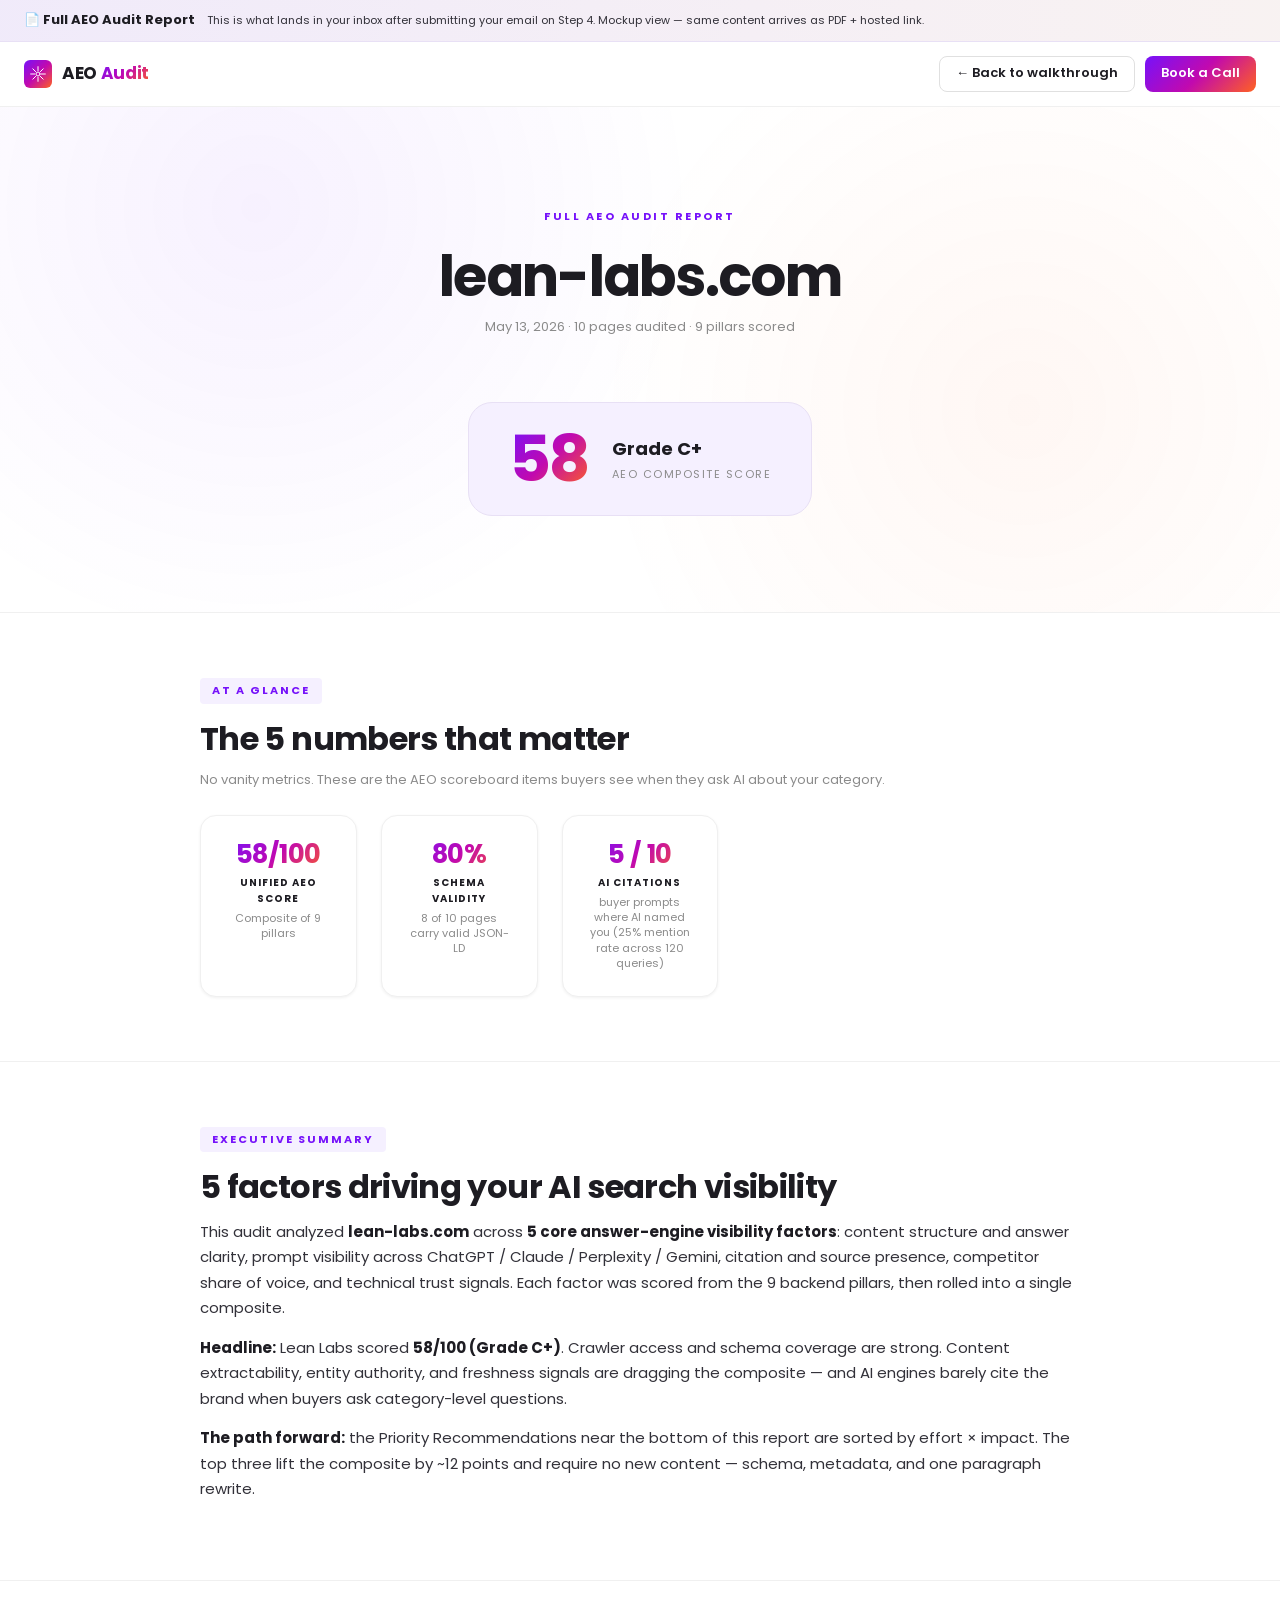
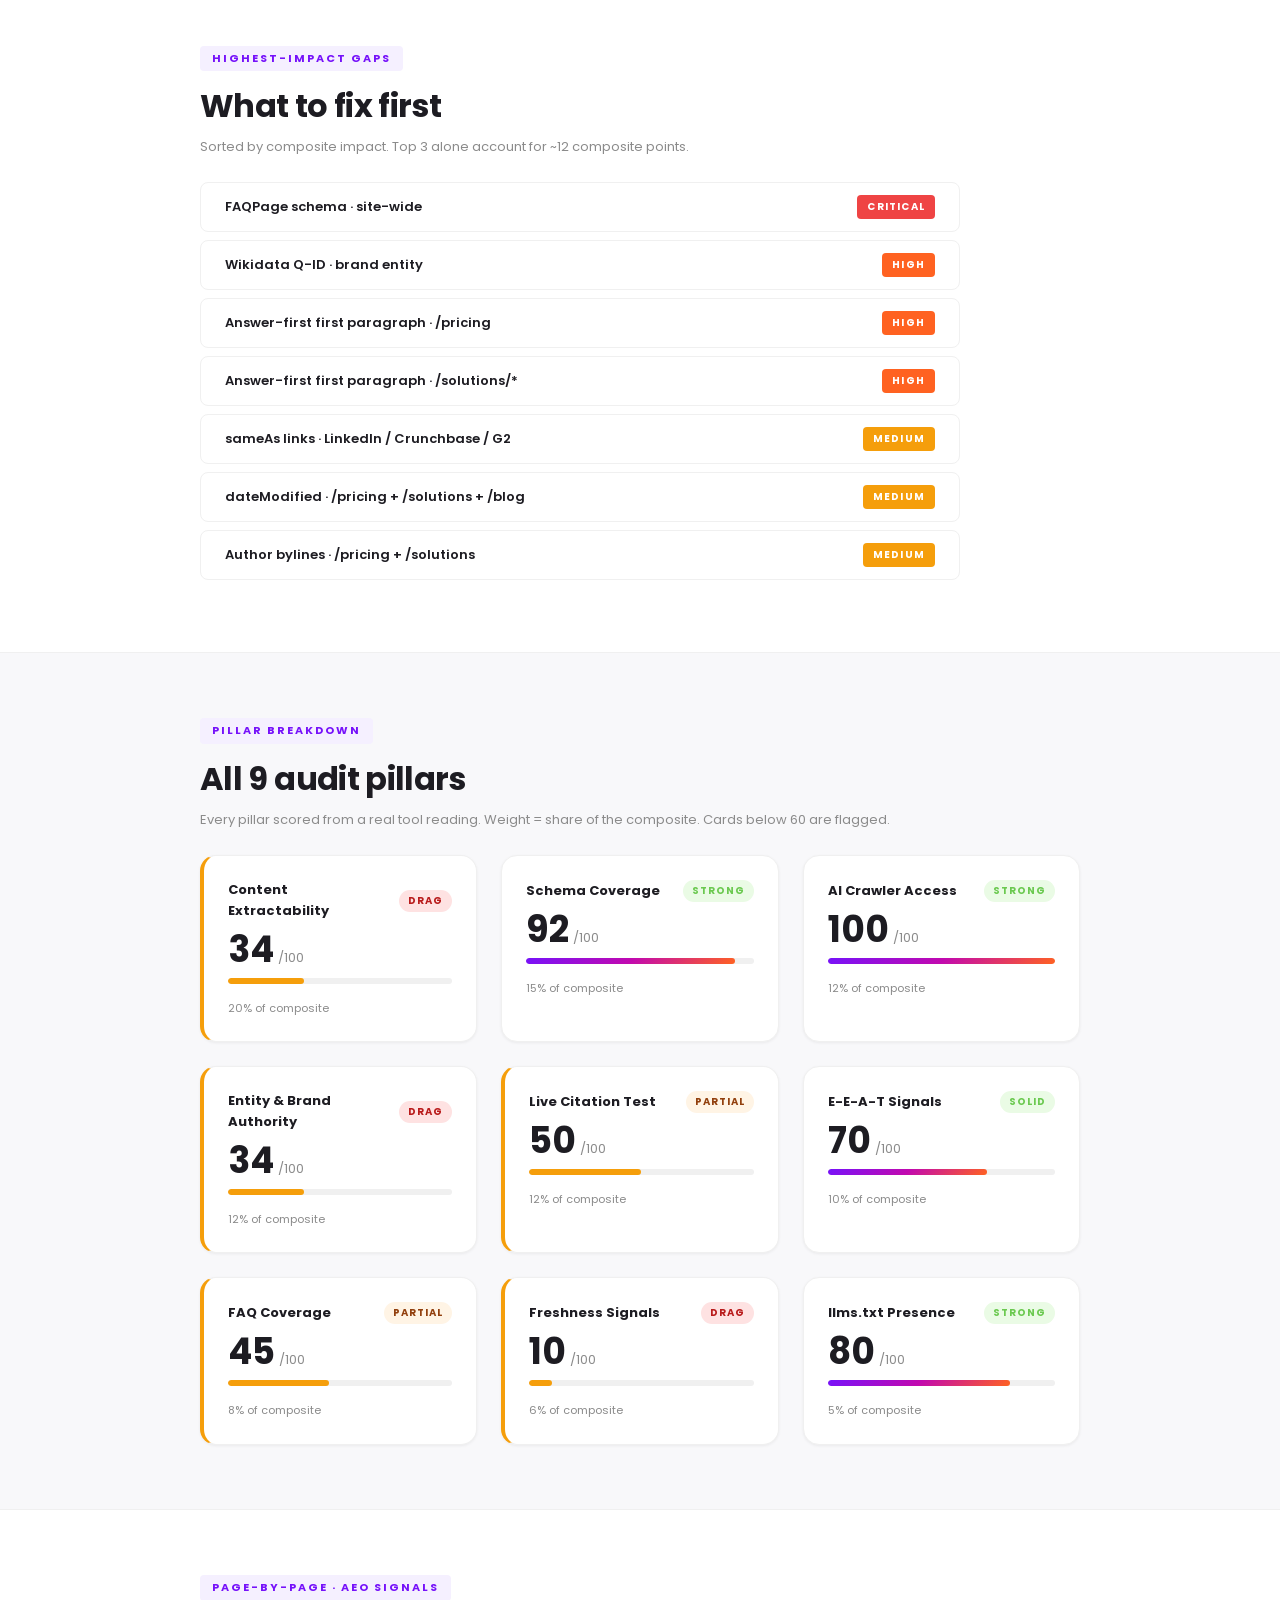
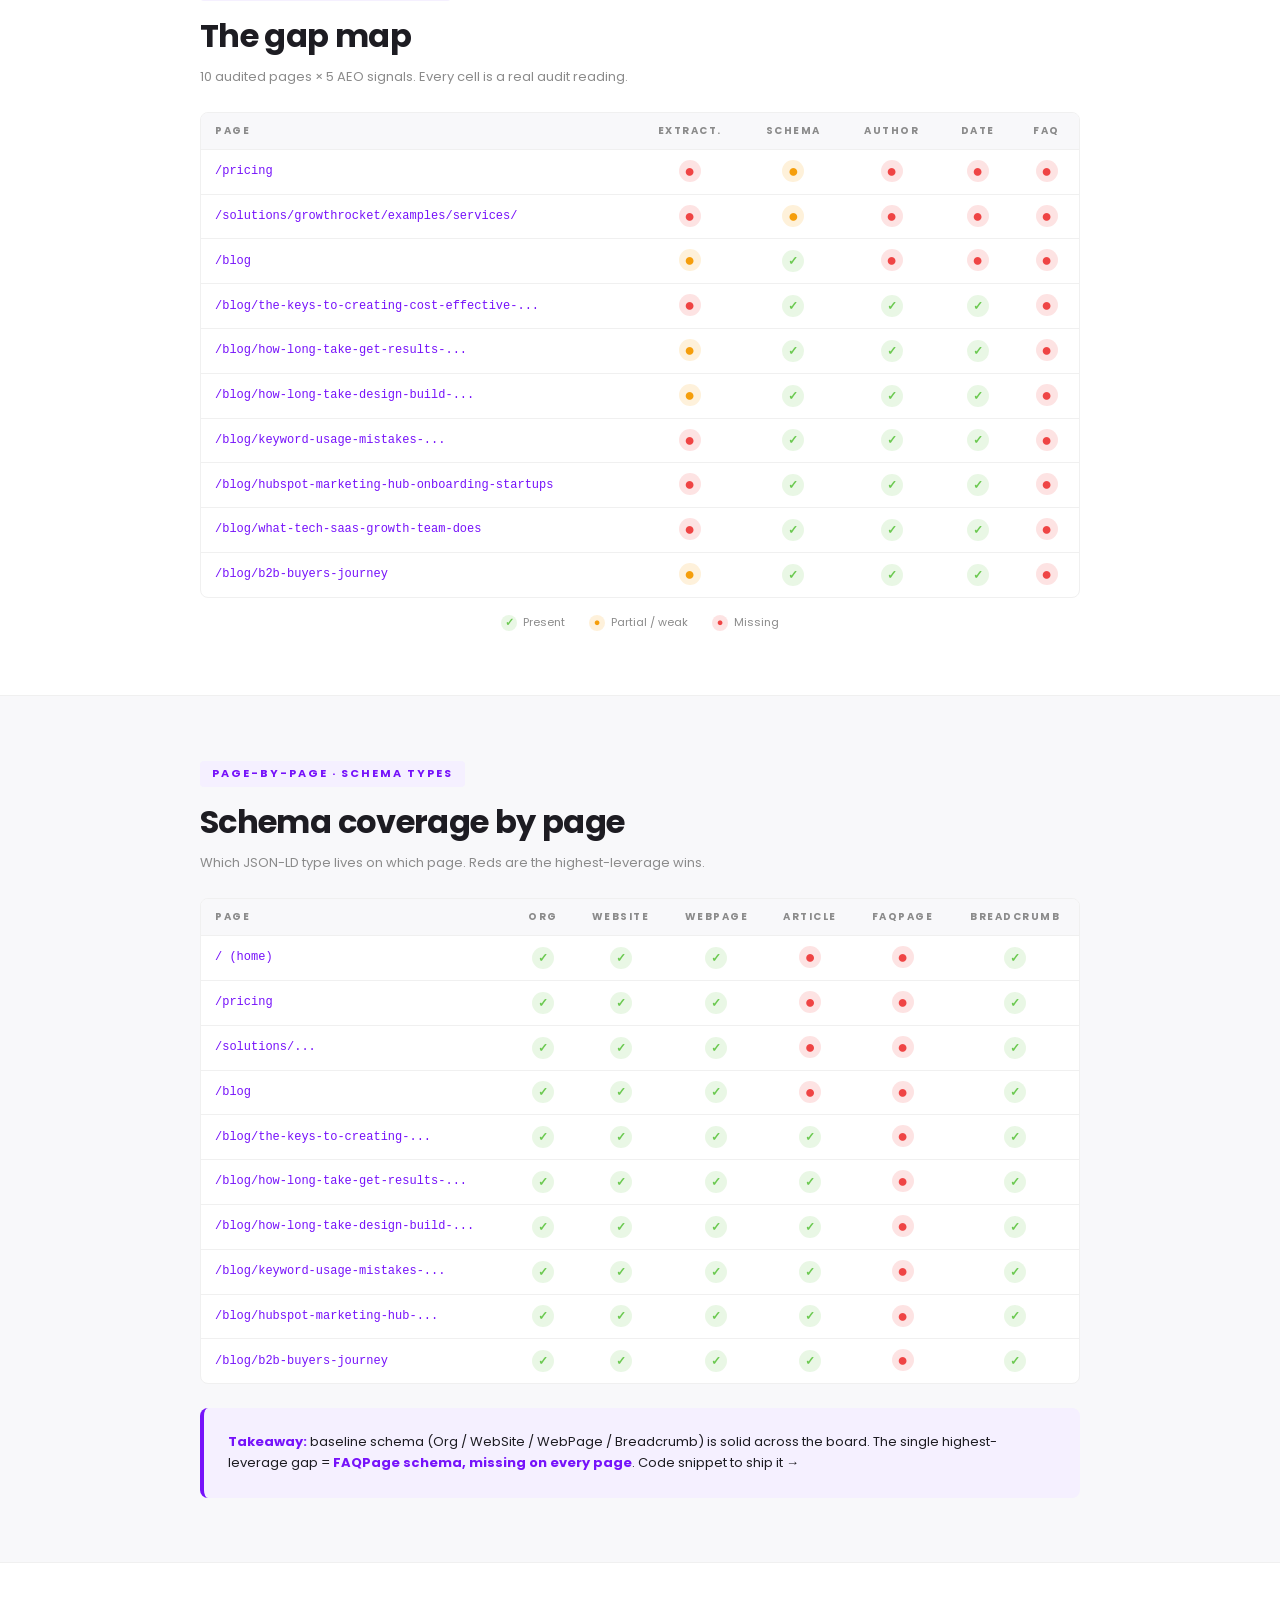
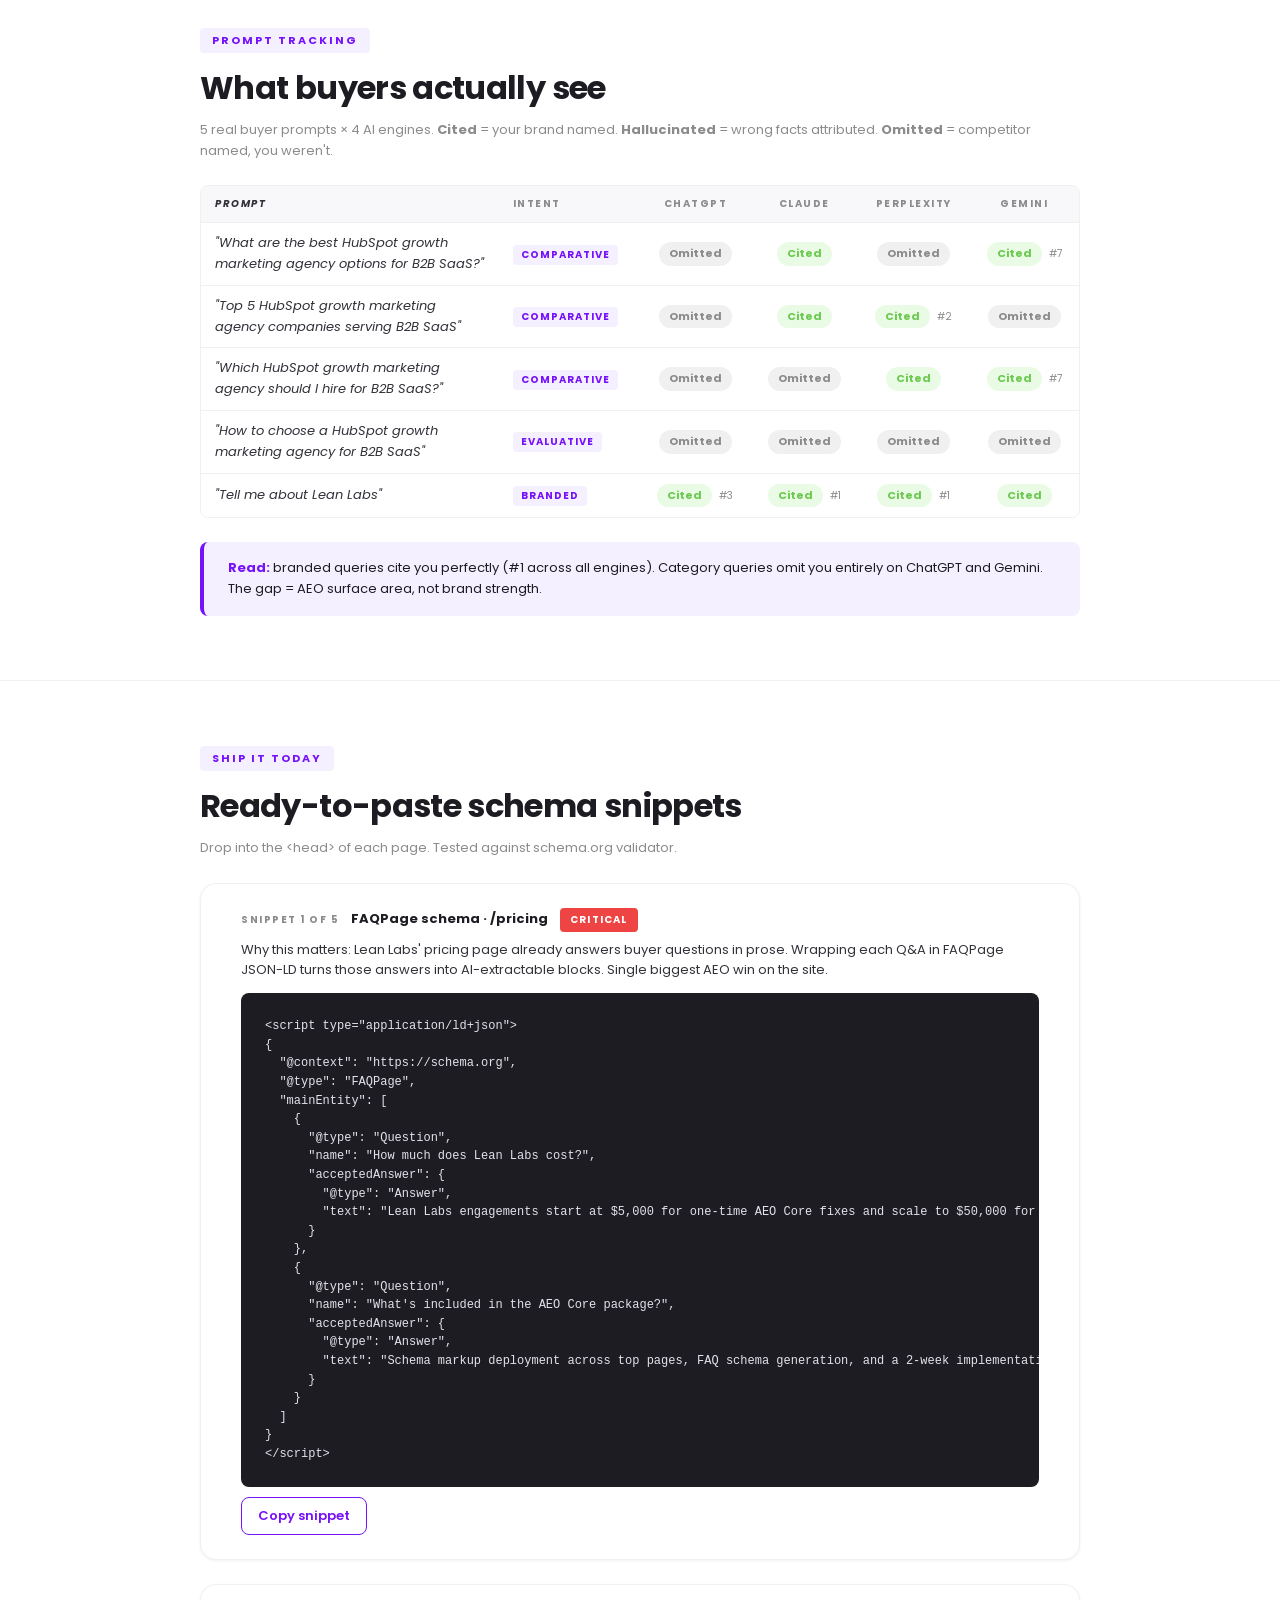
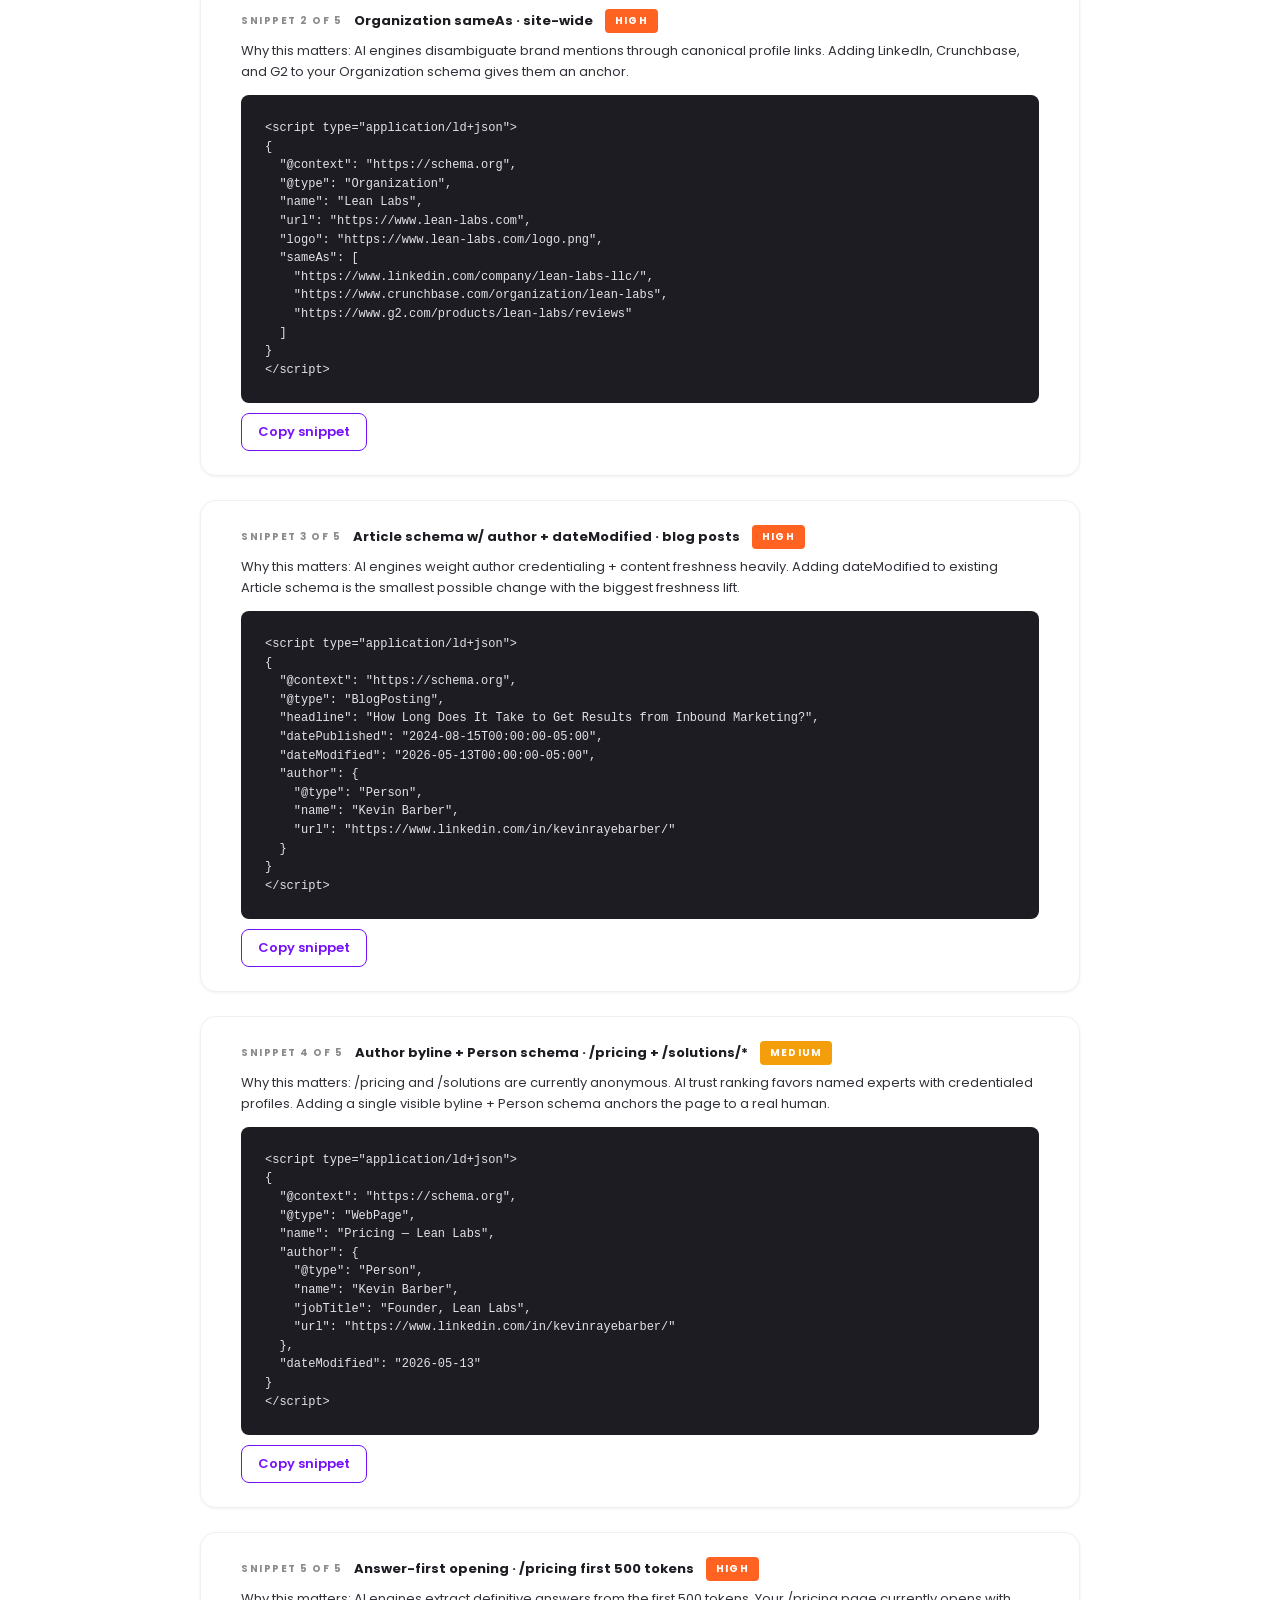
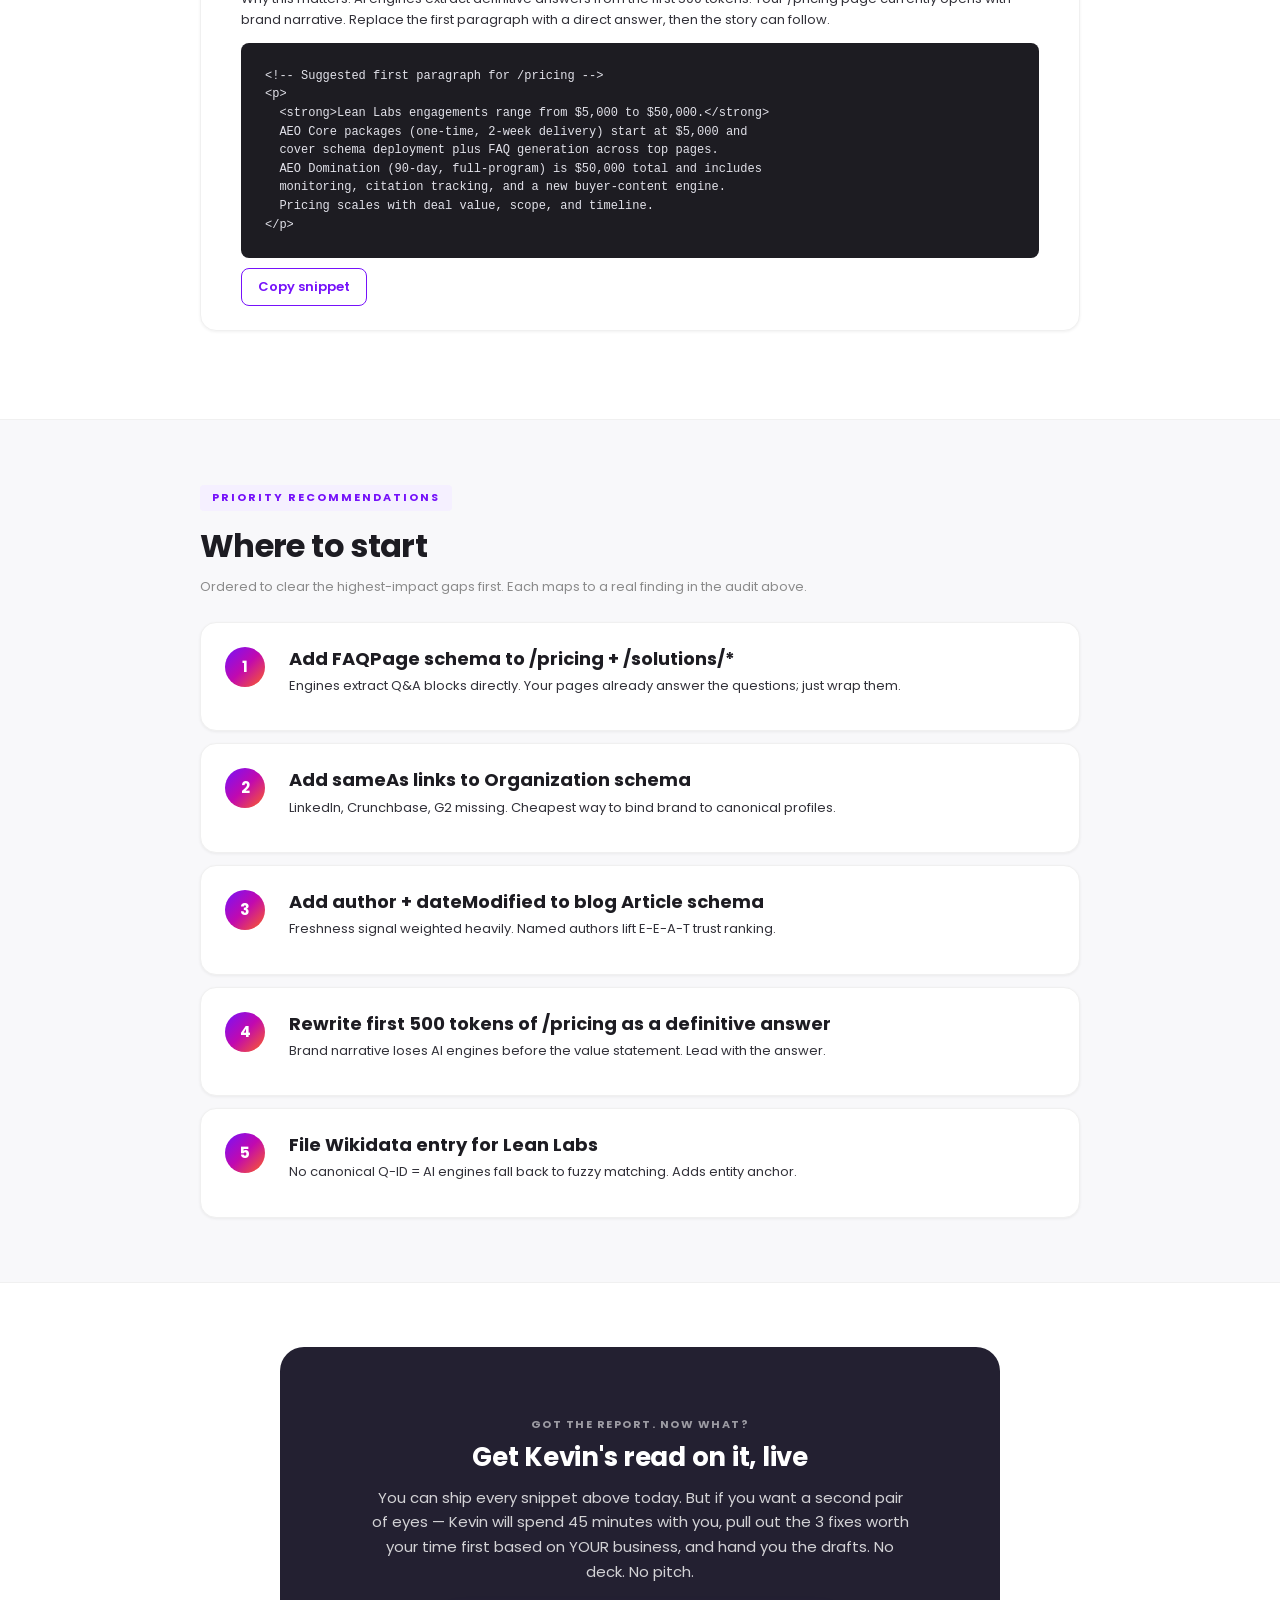
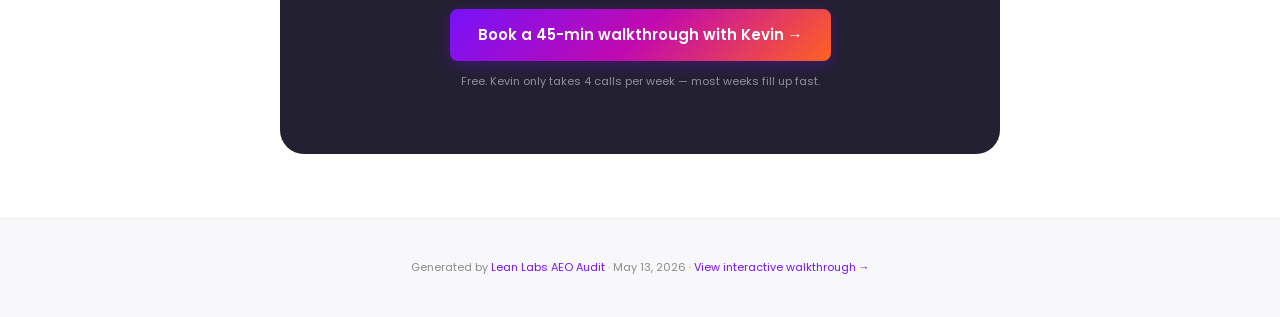
<file: report-full.html>
<!DOCTYPE html>
<html lang="en">
<head>
<meta charset="UTF-8">
<meta name="viewport" content="width=device-width, initial-scale=1.0">
<title>Full AEO Audit Report — Lean Labs</title>
<link rel="preconnect" href="https://fonts.googleapis.com">
<link rel="preconnect" href="https://fonts.gstatic.com" crossorigin>
<link href="https://fonts.googleapis.com/css2?family=Poppins:wght@400;500;600;700&display=swap" rel="stylesheet">
<link rel="stylesheet" href="styles.css">
<link rel="stylesheet" href="report-v3.css">
<link rel="stylesheet" href="report-full.css">
</head>
<body class="full-body">

<!-- Banner: this is the emailed-report mockup -->
<div class="full-banner">
  <strong>📄 Full AEO Audit Report</strong>
  <span>This is what lands in your inbox after submitting your email on Step 4. Mockup view — same content arrives as PDF + hosted link.</span>
</div>

<!-- NAV -->
<div class="nav">
  <div class="nav-logo">
    <div class="nav-icon">
      <svg viewBox="0 0 24 24" fill="none" stroke="currentColor" stroke-width="2" stroke-linecap="round" stroke-linejoin="round"><circle cx="12" cy="12" r="3"/><path d="M12 1v6m0 10v6M4.22 4.22l4.24 4.24m7.08 7.08l4.24 4.24M1 12h6m10 0h6M4.22 19.78l4.24-4.24m7.08-7.08l4.24-4.24"/></svg>
    </div>
    <span class="nav-logo-text">AEO <span class="gradient-text">Audit</span></span>
  </div>
  <div class="nav-right-actions">
    <a class="btn-nav btn-nav-back" href="report-v3.html">← Back to walkthrough</a>
    <a class="btn-nav btn-nav-book" href="https://calendly.com/leanlabs/momentum-multiplier" target="_blank">Book a Call</a>
  </div>
</div>

<main class="full-main">

  <!-- ============================================================ -->
  <!-- COVER                                                         -->
  <!-- ============================================================ -->
  <section class="full-cover">
    <div class="full-inner">
      <span class="full-eyebrow">Full AEO Audit Report</span>
      <h1 class="full-cover-title">lean-labs.com</h1>
      <p class="full-cover-date">May 13, 2026 · 10 pages audited · 9 pillars scored</p>

      <div class="full-cover-stat">
        <div class="full-cover-score">58</div>
        <div class="full-cover-score-meta">
          <span class="full-cover-grade">Grade C+</span>
          <span class="full-cover-label">AEO Composite Score</span>
        </div>
      </div>
    </div>
  </section>

  <hr class="full-divider">

  <!-- ============================================================ -->
  <!-- 5-KPI STRIP                                                   -->
  <!-- ============================================================ -->
  <section class="full-section">
    <div class="full-inner">
      <span class="full-section-label">At a glance</span>
      <h2 class="full-h2">The 5 numbers that matter</h2>
      <p class="full-p-sub">No vanity metrics. These are the AEO scoreboard items buyers see when they ask AI about your category.</p>

      <div class="full-kpi-strip" id="kpiStrip">
        <!-- Cards rendered by JS from AEO_REPORT_DATA.kpis -->
      </div>
    </div>
  </section>

  <hr class="full-divider">

  <!-- ============================================================ -->
  <!-- EXECUTIVE SUMMARY                                             -->
  <!-- ============================================================ -->
  <section class="full-section">
    <div class="full-inner">
      <span class="full-section-label">Executive Summary</span>
      <h2 class="full-h2">5 factors driving your AI search visibility</h2>

      <p class="full-p">
        This audit analyzed <strong>lean-labs.com</strong> across <strong>5 core answer-engine visibility factors</strong>: content structure and answer clarity, prompt visibility across ChatGPT / Claude / Perplexity / Gemini, citation and source presence, competitor share of voice, and technical trust signals. Each factor was scored from the 9 backend pillars, then rolled into a single composite.
      </p>
      <p class="full-p">
        <strong>Headline:</strong> Lean Labs scored <strong>58/100 (Grade C+)</strong>. Crawler access and schema coverage are strong. Content extractability, entity authority, and freshness signals are dragging the composite — and AI engines barely cite the brand when buyers ask category-level questions.
      </p>
      <p class="full-p">
        <strong>The path forward:</strong> the Priority Recommendations near the bottom of this report are sorted by effort × impact. The top three lift the composite by ~12 points and require no new content — schema, metadata, and one paragraph rewrite.
      </p>
    </div>
  </section>

  <hr class="full-divider">

  <!-- ============================================================ -->
  <!-- HIGHEST-IMPACT GAPS                                           -->
  <!-- ============================================================ -->
  <section class="full-section">
    <div class="full-inner">
      <span class="full-section-label">Highest-impact gaps</span>
      <h2 class="full-h2">What to fix first</h2>
      <p class="full-p-sub">Sorted by composite impact. Top 3 alone account for ~12 composite points.</p>

      <ul class="full-gaps">
        <li class="full-gap">
          <span class="full-gap-title">FAQPage schema · site-wide</span>
          <span class="full-gap-sev sev-critical">Critical</span>
        </li>
        <li class="full-gap">
          <span class="full-gap-title">Wikidata Q-ID · brand entity</span>
          <span class="full-gap-sev sev-high">High</span>
        </li>
        <li class="full-gap">
          <span class="full-gap-title">Answer-first first paragraph · /pricing</span>
          <span class="full-gap-sev sev-high">High</span>
        </li>
        <li class="full-gap">
          <span class="full-gap-title">Answer-first first paragraph · /solutions/*</span>
          <span class="full-gap-sev sev-high">High</span>
        </li>
        <li class="full-gap">
          <span class="full-gap-title">sameAs links · LinkedIn / Crunchbase / G2</span>
          <span class="full-gap-sev sev-med">Medium</span>
        </li>
        <li class="full-gap">
          <span class="full-gap-title">dateModified · /pricing + /solutions + /blog</span>
          <span class="full-gap-sev sev-med">Medium</span>
        </li>
        <li class="full-gap">
          <span class="full-gap-title">Author bylines · /pricing + /solutions</span>
          <span class="full-gap-sev sev-med">Medium</span>
        </li>
      </ul>
    </div>
  </section>

  <hr class="full-divider">

  <!-- ============================================================ -->
  <!-- 9-PILLAR BREAKDOWN                                            -->
  <!-- ============================================================ -->
  <section class="full-section alt">
    <div class="full-inner">
      <span class="full-section-label">Pillar breakdown</span>
      <h2 class="full-h2">All 9 audit pillars</h2>
      <p class="full-p-sub">Every pillar scored from a real tool reading. Weight = share of the composite. Cards below 60 are flagged.</p>

      <div class="full-dim-grid" id="pillarGrid">
        <!-- Cards rendered by JS from AEO_REPORT_DATA.pillars -->
      </div>
    </div>
  </section>

  <hr class="full-divider">

  <!-- ============================================================ -->
  <!-- GAP MATRIX 1 · pages × AEO signals                            -->
  <!-- ============================================================ -->
  <section class="full-section">
    <div class="full-inner">
      <span class="full-section-label">Page-by-page · AEO signals</span>
      <h2 class="full-h2">The gap map</h2>
      <p class="full-p-sub">10 audited pages × 5 AEO signals. Every cell is a real audit reading.</p>

      <div class="full-matrix-wrap">
        <table class="full-matrix">
          <thead>
            <tr>
              <th class="full-matrix-col-page">Page</th>
              <th>Extract.</th>
              <th>Schema</th>
              <th>Author</th>
              <th>Date</th>
              <th>FAQ</th>
            </tr>
          </thead>
          <tbody>
            <tr><td>/pricing</td>                                          <td><span class="v3-cell v3-cell-red">●</span></td><td><span class="v3-cell v3-cell-amber">●</span></td><td><span class="v3-cell v3-cell-red">●</span></td><td><span class="v3-cell v3-cell-red">●</span></td><td><span class="v3-cell v3-cell-red">●</span></td></tr>
            <tr><td>/solutions/growthrocket/examples/services/</td>        <td><span class="v3-cell v3-cell-red">●</span></td><td><span class="v3-cell v3-cell-amber">●</span></td><td><span class="v3-cell v3-cell-red">●</span></td><td><span class="v3-cell v3-cell-red">●</span></td><td><span class="v3-cell v3-cell-red">●</span></td></tr>
            <tr><td>/blog</td>                                             <td><span class="v3-cell v3-cell-amber">●</span></td><td><span class="v3-cell v3-cell-green">✓</span></td><td><span class="v3-cell v3-cell-red">●</span></td><td><span class="v3-cell v3-cell-red">●</span></td><td><span class="v3-cell v3-cell-red">●</span></td></tr>
            <tr><td>/blog/the-keys-to-creating-cost-effective-...</td>     <td><span class="v3-cell v3-cell-red">●</span></td><td><span class="v3-cell v3-cell-green">✓</span></td><td><span class="v3-cell v3-cell-green">✓</span></td><td><span class="v3-cell v3-cell-green">✓</span></td><td><span class="v3-cell v3-cell-red">●</span></td></tr>
            <tr><td>/blog/how-long-take-get-results-...</td>               <td><span class="v3-cell v3-cell-amber">●</span></td><td><span class="v3-cell v3-cell-green">✓</span></td><td><span class="v3-cell v3-cell-green">✓</span></td><td><span class="v3-cell v3-cell-green">✓</span></td><td><span class="v3-cell v3-cell-red">●</span></td></tr>
            <tr><td>/blog/how-long-take-design-build-...</td>              <td><span class="v3-cell v3-cell-amber">●</span></td><td><span class="v3-cell v3-cell-green">✓</span></td><td><span class="v3-cell v3-cell-green">✓</span></td><td><span class="v3-cell v3-cell-green">✓</span></td><td><span class="v3-cell v3-cell-red">●</span></td></tr>
            <tr><td>/blog/keyword-usage-mistakes-...</td>                  <td><span class="v3-cell v3-cell-red">●</span></td><td><span class="v3-cell v3-cell-green">✓</span></td><td><span class="v3-cell v3-cell-green">✓</span></td><td><span class="v3-cell v3-cell-green">✓</span></td><td><span class="v3-cell v3-cell-red">●</span></td></tr>
            <tr><td>/blog/hubspot-marketing-hub-onboarding-startups</td>   <td><span class="v3-cell v3-cell-red">●</span></td><td><span class="v3-cell v3-cell-green">✓</span></td><td><span class="v3-cell v3-cell-green">✓</span></td><td><span class="v3-cell v3-cell-green">✓</span></td><td><span class="v3-cell v3-cell-red">●</span></td></tr>
            <tr><td>/blog/what-tech-saas-growth-team-does</td>             <td><span class="v3-cell v3-cell-red">●</span></td><td><span class="v3-cell v3-cell-green">✓</span></td><td><span class="v3-cell v3-cell-green">✓</span></td><td><span class="v3-cell v3-cell-green">✓</span></td><td><span class="v3-cell v3-cell-red">●</span></td></tr>
            <tr><td>/blog/b2b-buyers-journey</td>                          <td><span class="v3-cell v3-cell-amber">●</span></td><td><span class="v3-cell v3-cell-green">✓</span></td><td><span class="v3-cell v3-cell-green">✓</span></td><td><span class="v3-cell v3-cell-green">✓</span></td><td><span class="v3-cell v3-cell-red">●</span></td></tr>
          </tbody>
        </table>
      </div>

      <ul class="v3-matrix-legend full-legend">
        <li><span class="v3-cell v3-cell-green">✓</span> Present</li>
        <li><span class="v3-cell v3-cell-amber">●</span> Partial / weak</li>
        <li><span class="v3-cell v3-cell-red">●</span> Missing</li>
      </ul>
    </div>
  </section>

  <hr class="full-divider">

  <!-- ============================================================ -->
  <!-- GAP MATRIX 2 · pages × schema types                           -->
  <!-- ============================================================ -->
  <section class="full-section alt">
    <div class="full-inner">
      <span class="full-section-label">Page-by-page · Schema types</span>
      <h2 class="full-h2">Schema coverage by page</h2>
      <p class="full-p-sub">Which JSON-LD type lives on which page. Reds are the highest-leverage wins.</p>

      <div class="full-matrix-wrap">
        <table class="full-matrix">
          <thead>
            <tr>
              <th class="full-matrix-col-page">Page</th>
              <th>Org</th>
              <th>WebSite</th>
              <th>WebPage</th>
              <th>Article</th>
              <th>FAQPage</th>
              <th>Breadcrumb</th>
            </tr>
          </thead>
          <tbody>
            <tr><td>/ (home)</td>                                          <td><span class="v3-cell v3-cell-green">✓</span></td><td><span class="v3-cell v3-cell-green">✓</span></td><td><span class="v3-cell v3-cell-green">✓</span></td><td><span class="v3-cell v3-cell-red">●</span></td><td><span class="v3-cell v3-cell-red">●</span></td><td><span class="v3-cell v3-cell-green">✓</span></td></tr>
            <tr><td>/pricing</td>                                          <td><span class="v3-cell v3-cell-green">✓</span></td><td><span class="v3-cell v3-cell-green">✓</span></td><td><span class="v3-cell v3-cell-green">✓</span></td><td><span class="v3-cell v3-cell-red">●</span></td><td><span class="v3-cell v3-cell-red">●</span></td><td><span class="v3-cell v3-cell-green">✓</span></td></tr>
            <tr><td>/solutions/...</td>                                    <td><span class="v3-cell v3-cell-green">✓</span></td><td><span class="v3-cell v3-cell-green">✓</span></td><td><span class="v3-cell v3-cell-green">✓</span></td><td><span class="v3-cell v3-cell-red">●</span></td><td><span class="v3-cell v3-cell-red">●</span></td><td><span class="v3-cell v3-cell-green">✓</span></td></tr>
            <tr><td>/blog</td>                                             <td><span class="v3-cell v3-cell-green">✓</span></td><td><span class="v3-cell v3-cell-green">✓</span></td><td><span class="v3-cell v3-cell-green">✓</span></td><td><span class="v3-cell v3-cell-red">●</span></td><td><span class="v3-cell v3-cell-red">●</span></td><td><span class="v3-cell v3-cell-green">✓</span></td></tr>
            <tr><td>/blog/the-keys-to-creating-...</td>                    <td><span class="v3-cell v3-cell-green">✓</span></td><td><span class="v3-cell v3-cell-green">✓</span></td><td><span class="v3-cell v3-cell-green">✓</span></td><td><span class="v3-cell v3-cell-green">✓</span></td><td><span class="v3-cell v3-cell-red">●</span></td><td><span class="v3-cell v3-cell-green">✓</span></td></tr>
            <tr><td>/blog/how-long-take-get-results-...</td>               <td><span class="v3-cell v3-cell-green">✓</span></td><td><span class="v3-cell v3-cell-green">✓</span></td><td><span class="v3-cell v3-cell-green">✓</span></td><td><span class="v3-cell v3-cell-green">✓</span></td><td><span class="v3-cell v3-cell-red">●</span></td><td><span class="v3-cell v3-cell-green">✓</span></td></tr>
            <tr><td>/blog/how-long-take-design-build-...</td>              <td><span class="v3-cell v3-cell-green">✓</span></td><td><span class="v3-cell v3-cell-green">✓</span></td><td><span class="v3-cell v3-cell-green">✓</span></td><td><span class="v3-cell v3-cell-green">✓</span></td><td><span class="v3-cell v3-cell-red">●</span></td><td><span class="v3-cell v3-cell-green">✓</span></td></tr>
            <tr><td>/blog/keyword-usage-mistakes-...</td>                  <td><span class="v3-cell v3-cell-green">✓</span></td><td><span class="v3-cell v3-cell-green">✓</span></td><td><span class="v3-cell v3-cell-green">✓</span></td><td><span class="v3-cell v3-cell-green">✓</span></td><td><span class="v3-cell v3-cell-red">●</span></td><td><span class="v3-cell v3-cell-green">✓</span></td></tr>
            <tr><td>/blog/hubspot-marketing-hub-...</td>                   <td><span class="v3-cell v3-cell-green">✓</span></td><td><span class="v3-cell v3-cell-green">✓</span></td><td><span class="v3-cell v3-cell-green">✓</span></td><td><span class="v3-cell v3-cell-green">✓</span></td><td><span class="v3-cell v3-cell-red">●</span></td><td><span class="v3-cell v3-cell-green">✓</span></td></tr>
            <tr><td>/blog/b2b-buyers-journey</td>                          <td><span class="v3-cell v3-cell-green">✓</span></td><td><span class="v3-cell v3-cell-green">✓</span></td><td><span class="v3-cell v3-cell-green">✓</span></td><td><span class="v3-cell v3-cell-green">✓</span></td><td><span class="v3-cell v3-cell-red">●</span></td><td><span class="v3-cell v3-cell-green">✓</span></td></tr>
          </tbody>
        </table>
      </div>

      <p class="full-matrix-takeaway">
        <strong>Takeaway:</strong> baseline schema (Org / WebSite / WebPage / Breadcrumb) is solid across the board. The single highest-leverage gap = <strong>FAQPage schema, missing on every page</strong>. Code snippet to ship it →
      </p>
    </div>
  </section>

  <hr class="full-divider">

  <!-- ============================================================ -->
  <!-- PROMPT TRACKING TABLE                                         -->
  <!-- ============================================================ -->
  <section class="full-section">
    <div class="full-inner">
      <span class="full-section-label">Prompt tracking</span>
      <h2 class="full-h2">What buyers actually see</h2>
      <p class="full-p-sub">5 real buyer prompts × 4 AI engines. <strong>Cited</strong> = your brand named. <strong>Hallucinated</strong> = wrong facts attributed. <strong>Omitted</strong> = competitor named, you weren't.</p>

      <div class="full-prompt-wrap">
        <table class="full-prompt-table" id="promptTable">
          <thead>
            <tr>
              <th class="col-prompt">Prompt</th>
              <th class="col-intent">Intent</th>
              <th>ChatGPT</th>
              <th>Claude</th>
              <th>Perplexity</th>
              <th>Gemini</th>
            </tr>
          </thead>
          <tbody><!-- rendered by JS --></tbody>
        </table>
      </div>

      <p class="full-prompt-note"><strong>Read:</strong> branded queries cite you perfectly (#1 across all engines). Category queries omit you entirely on ChatGPT and Gemini. The gap = AEO surface area, not brand strength.</p>
    </div>
  </section>

  <hr class="full-divider">

  <!-- ============================================================ -->
  <!-- READY-TO-PASTE SNIPPETS                                       -->
  <!-- ============================================================ -->
  <section class="full-section">
    <div class="full-inner">
      <span class="full-section-label">Ship it today</span>
      <h2 class="full-h2">Ready-to-paste schema snippets</h2>
      <p class="full-p-sub">Drop into the &lt;head&gt; of each page. Tested against schema.org validator.</p>

      <!-- Snippet 1 -->
      <div class="full-snippet">
        <div class="full-snippet-head">
          <span class="full-snippet-label">Snippet 1 of 5</span>
          <span class="full-snippet-target">FAQPage schema · /pricing</span>
          <span class="full-gap-sev sev-critical">Critical</span>
        </div>
        <p class="full-snippet-why">Why this matters: Lean Labs' pricing page already answers buyer questions in prose. Wrapping each Q&amp;A in FAQPage JSON-LD turns those answers into AI-extractable blocks. Single biggest AEO win on the site.</p>
        <pre class="full-code"><code>&lt;script type="application/ld+json"&gt;
{
  "@context": "https://schema.org",
  "@type": "FAQPage",
  "mainEntity": [
    {
      "@type": "Question",
      "name": "How much does Lean Labs cost?",
      "acceptedAnswer": {
        "@type": "Answer",
        "text": "Lean Labs engagements start at $5,000 for one-time AEO Core fixes and scale to $50,000 for full 90-day AEO Domination programs. Pricing depends on scope, deal value, and timeline."
      }
    },
    {
      "@type": "Question",
      "name": "What's included in the AEO Core package?",
      "acceptedAnswer": {
        "@type": "Answer",
        "text": "Schema markup deployment across top pages, FAQ schema generation, and a 2-week implementation cycle. Delivered as a one-time engagement."
      }
    }
  ]
}
&lt;/script&gt;</code></pre>
        <button class="full-copy-btn" data-copy="snippet1">Copy snippet</button>
      </div>

      <!-- Snippet 2 -->
      <div class="full-snippet">
        <div class="full-snippet-head">
          <span class="full-snippet-label">Snippet 2 of 5</span>
          <span class="full-snippet-target">Organization sameAs · site-wide</span>
          <span class="full-gap-sev sev-high">High</span>
        </div>
        <p class="full-snippet-why">Why this matters: AI engines disambiguate brand mentions through canonical profile links. Adding LinkedIn, Crunchbase, and G2 to your Organization schema gives them an anchor.</p>
        <pre class="full-code"><code>&lt;script type="application/ld+json"&gt;
{
  "@context": "https://schema.org",
  "@type": "Organization",
  "name": "Lean Labs",
  "url": "https://www.lean-labs.com",
  "logo": "https://www.lean-labs.com/logo.png",
  "sameAs": [
    "https://www.linkedin.com/company/lean-labs-llc/",
    "https://www.crunchbase.com/organization/lean-labs",
    "https://www.g2.com/products/lean-labs/reviews"
  ]
}
&lt;/script&gt;</code></pre>
        <button class="full-copy-btn" data-copy="snippet2">Copy snippet</button>
      </div>

      <!-- Snippet 3 -->
      <div class="full-snippet">
        <div class="full-snippet-head">
          <span class="full-snippet-label">Snippet 3 of 5</span>
          <span class="full-snippet-target">Article schema w/ author + dateModified · blog posts</span>
          <span class="full-gap-sev sev-high">High</span>
        </div>
        <p class="full-snippet-why">Why this matters: AI engines weight author credentialing + content freshness heavily. Adding dateModified to existing Article schema is the smallest possible change with the biggest freshness lift.</p>
        <pre class="full-code"><code>&lt;script type="application/ld+json"&gt;
{
  "@context": "https://schema.org",
  "@type": "BlogPosting",
  "headline": "How Long Does It Take to Get Results from Inbound Marketing?",
  "datePublished": "2024-08-15T00:00:00-05:00",
  "dateModified": "2026-05-13T00:00:00-05:00",
  "author": {
    "@type": "Person",
    "name": "Kevin Barber",
    "url": "https://www.linkedin.com/in/kevinrayebarber/"
  }
}
&lt;/script&gt;</code></pre>
        <button class="full-copy-btn" data-copy="snippet3">Copy snippet</button>
      </div>

      <!-- Snippet 4 -->
      <div class="full-snippet">
        <div class="full-snippet-head">
          <span class="full-snippet-label">Snippet 4 of 5</span>
          <span class="full-snippet-target">Author byline + Person schema · /pricing + /solutions/*</span>
          <span class="full-gap-sev sev-med">Medium</span>
        </div>
        <p class="full-snippet-why">Why this matters: /pricing and /solutions are currently anonymous. AI trust ranking favors named experts with credentialed profiles. Adding a single visible byline + Person schema anchors the page to a real human.</p>
        <pre class="full-code"><code>&lt;script type="application/ld+json"&gt;
{
  "@context": "https://schema.org",
  "@type": "WebPage",
  "name": "Pricing — Lean Labs",
  "author": {
    "@type": "Person",
    "name": "Kevin Barber",
    "jobTitle": "Founder, Lean Labs",
    "url": "https://www.linkedin.com/in/kevinrayebarber/"
  },
  "dateModified": "2026-05-13"
}
&lt;/script&gt;</code></pre>
        <button class="full-copy-btn" data-copy="snippet4">Copy snippet</button>
      </div>

      <!-- Snippet 5 -->
      <div class="full-snippet">
        <div class="full-snippet-head">
          <span class="full-snippet-label">Snippet 5 of 5</span>
          <span class="full-snippet-target">Answer-first opening · /pricing first 500 tokens</span>
          <span class="full-gap-sev sev-high">High</span>
        </div>
        <p class="full-snippet-why">Why this matters: AI engines extract definitive answers from the first 500 tokens. Your /pricing page currently opens with brand narrative. Replace the first paragraph with a direct answer, then the story can follow.</p>
        <pre class="full-code"><code>&lt;!-- Suggested first paragraph for /pricing --&gt;
&lt;p&gt;
  &lt;strong&gt;Lean Labs engagements range from $5,000 to $50,000.&lt;/strong&gt;
  AEO Core packages (one-time, 2-week delivery) start at $5,000 and
  cover schema deployment plus FAQ generation across top pages.
  AEO Domination (90-day, full-program) is $50,000 total and includes
  monitoring, citation tracking, and a new buyer-content engine.
  Pricing scales with deal value, scope, and timeline.
&lt;/p&gt;</code></pre>
        <button class="full-copy-btn" data-copy="snippet5">Copy snippet</button>
      </div>
    </div>
  </section>

  <hr class="full-divider">

  <!-- ============================================================ -->
  <!-- PRIORITY RECOMMENDATIONS                                      -->
  <!-- ============================================================ -->
  <section class="full-section alt">
    <div class="full-inner">
      <span class="full-section-label">Priority recommendations</span>
      <h2 class="full-h2">Where to start</h2>
      <p class="full-p-sub">Ordered to clear the highest-impact gaps first. Each maps to a real finding in the audit above.</p>

      <div class="full-rec-grid" id="recGrid">
        <!-- rendered by JS -->
      </div>
    </div>
  </section>

  <hr class="full-divider">

  <!-- ============================================================ -->
  <!-- CLOSE · Kevin                                                 -->
  <!-- ============================================================ -->
  <section class="full-section">
    <div class="full-inner">
      <div class="full-kevin-card">
        <span class="v3-kevin-eyebrow">Got the report. Now what?</span>
        <h3 class="v3-kevin-title">Get Kevin's read on it, live</h3>
        <p class="v3-kevin-body">
          You can ship every snippet above today. But if you want a second pair of eyes — Kevin will spend 45 minutes with you, pull out the 3 fixes worth your time first based on YOUR business, and hand you the drafts. No deck. No pitch.
        </p>
        <a class="btn-primary v3-cta v3-kevin-cta" href="https://calendly.com/leanlabs/momentum-multiplier" target="_blank">Book a 45-min walkthrough with Kevin →</a>
        <p class="v3-kevin-foot">Free. Kevin only takes 4 calls per week — most weeks fill up fast.</p>
      </div>
    </div>
  </section>

  <hr class="full-divider">

  <footer class="full-footer">
    <div class="full-inner">
      <p>Generated by <a href="https://www.lean-labs.com" target="_blank" rel="noopener">Lean Labs AEO Audit</a> · May 13, 2026 · <a href="report-v3.html">View interactive walkthrough →</a></p>
    </div>
  </footer>

</main>

<script src="report-data.js"></script>
<script src="report-full.js"></script>
</body>
</html>
</file>
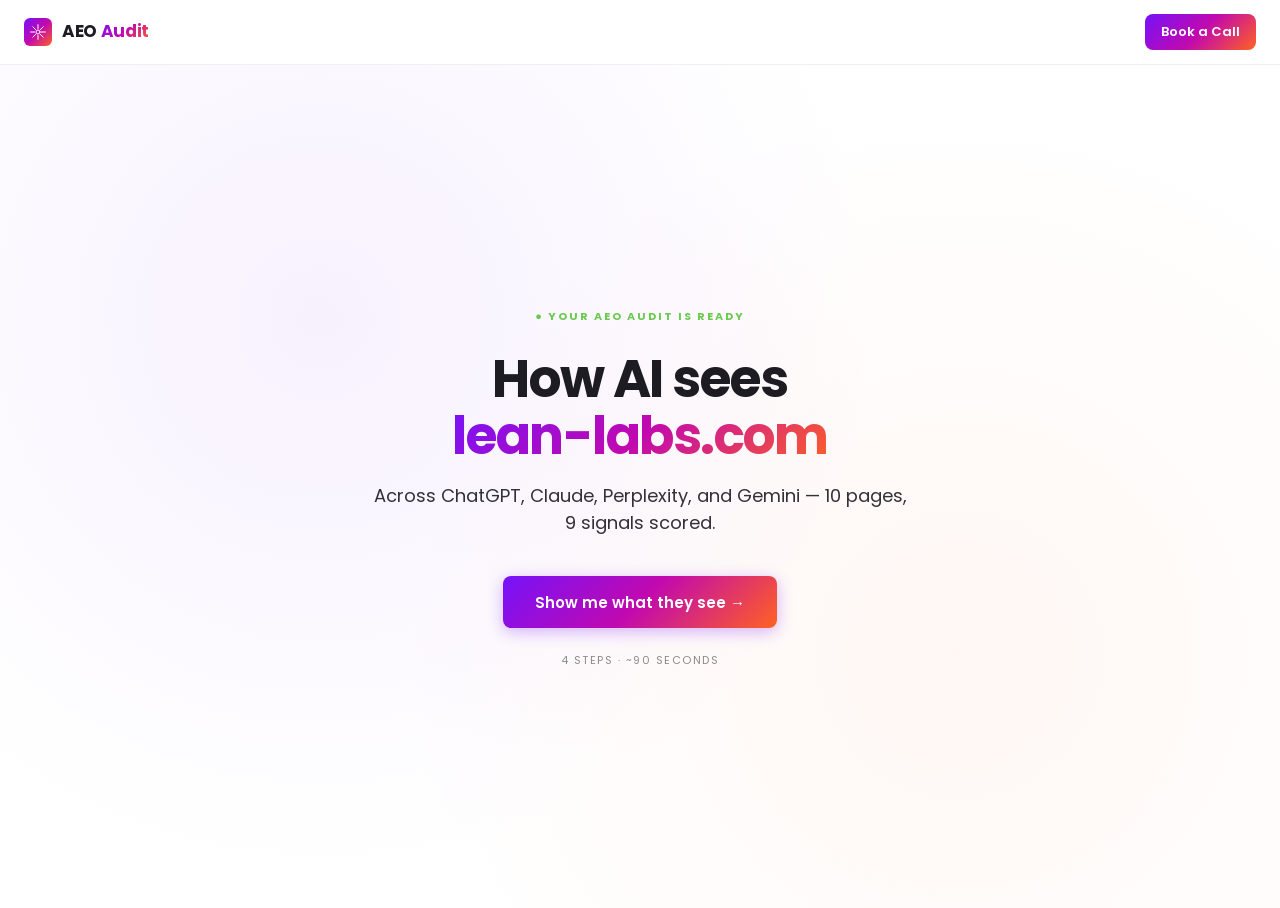
<file: report-v3.html>
<!DOCTYPE html>
<html lang="en">
<head>
<meta charset="UTF-8">
<meta name="viewport" content="width=device-width, initial-scale=1.0">
<title>AEO Audit Report — Lean Labs (v3)</title>
<link rel="preconnect" href="https://fonts.googleapis.com">
<link rel="preconnect" href="https://fonts.gstatic.com" crossorigin>
<link href="https://fonts.googleapis.com/css2?family=Poppins:wght@400;500;600;700&display=swap" rel="stylesheet">
<link rel="stylesheet" href="styles.css">
<link rel="stylesheet" href="report-v3.css">
</head>
<body class="v3-body">

<!-- NAV (persistent) -->
<div class="nav">
  <div class="nav-logo">
    <div class="nav-icon">
      <svg viewBox="0 0 24 24" fill="none" stroke="currentColor" stroke-width="2" stroke-linecap="round" stroke-linejoin="round"><circle cx="12" cy="12" r="3"/><path d="M12 1v6m0 10v6M4.22 4.22l4.24 4.24m7.08 7.08l4.24 4.24M1 12h6m10 0h6M4.22 19.78l4.24-4.24m7.08-7.08l4.24-4.24"/></svg>
    </div>
    <span class="nav-logo-text">AEO <span class="gradient-text">Audit</span></span>
  </div>
  <div class="nav-right-actions">
    <button id="navBack" class="btn-nav btn-nav-back" hidden>← Back</button>
    <a class="btn-nav btn-nav-book" href="https://calendly.com/leanlabs/momentum-multiplier" target="_blank">Book a Call</a>
  </div>
</div>

<!-- PROGRESS (hidden on entry, shown step 1-4) -->
<div id="progressBar" class="v3-progress" hidden>
  <span class="v3-progress-label">Step <span id="stepCurrent">1</span> of 4</span>
  <div class="v3-progress-dots">
    <span class="v3-dot" data-dot="1"></span>
    <span class="v3-dot" data-dot="2"></span>
    <span class="v3-dot" data-dot="3"></span>
    <span class="v3-dot" data-dot="4"></span>
  </div>
</div>

<!-- TALLY BAR (only on step 3) -->
<div id="tallyBar" class="v3-tally" hidden>
  <span class="v3-tally-label">Tag the gaps you want addressed</span>
  <span class="v3-tally-count">
    <span class="v3-tally-pill"><span id="tallyN">0</span> of 5</span>
    in your fix plan
  </span>
</div>

<main class="v3-main">

  <!-- ============================================================ -->
  <!-- STEP 0 · ENTRY                                                -->
  <!-- ============================================================ -->
  <section class="v3-step v3-step-entry active" data-step="0">
    <div class="v3-entry-inner">
      <span class="v3-eyebrow">● Your AEO Audit is ready</span>
      <h1 class="v3-hero-title">How AI sees <span class="gradient-text">lean-labs.com</span></h1>
      <p class="v3-hero-sub">Across ChatGPT, Claude, Perplexity, and Gemini — 10 pages, 9 signals scored.</p>
      <button class="btn-primary v3-cta" data-go="1">Show me what they see →</button>
      <p class="v3-hero-meta">4 steps · ~90 seconds</p>
    </div>
  </section>

  <!-- ============================================================ -->
  <!-- STEP 1 · WHERE YOU STAND                                      -->
  <!-- ============================================================ -->
  <section class="v3-step" data-step="1">
    <div class="v3-step-inner">

      <header class="v3-step-header">
        <h2 class="v3-step-title">Here's where you stand.</h2>
        <p class="v3-step-sub">Three scores based on your audit. The rest of this report explains them.</p>
      </header>

      <div class="v3-score-grid">
        <div class="v3-score-card">
          <div class="v3-donut" style="--score: 34; --color: #ff6221;">
            <span class="v3-donut-num">34</span>
            <span class="v3-donut-max">/100</span>
          </div>
          <div class="v3-score-name">Content Extractability</div>
          <div class="v3-score-hint">Can AI pull clean answers from your content</div>
        </div>
        <div class="v3-score-card">
          <div class="v3-donut" style="--score: 22; --color: #ef4444;">
            <span class="v3-donut-num">22</span>
            <span class="v3-donut-max">/100</span>
          </div>
          <div class="v3-score-name">Citation Performance</div>
          <div class="v3-score-hint">How often AI mentions you to buyers</div>
        </div>
        <div class="v3-score-card">
          <div class="v3-donut" style="--score: 58; --color: #f59e0b;">
            <span class="v3-donut-num">58</span>
            <span class="v3-donut-max">/100</span>
          </div>
          <div class="v3-score-name">Entity Authority</div>
          <div class="v3-score-hint">Does AI trust + disambiguate your brand</div>
        </div>
      </div>

      <div class="v3-bottom-line">
        <h3 class="v3-bottom-line-title">lean-labs.com is <span class="gradient-text">invisible</span> to AI-powered buyer journeys.</h3>
        <p>When buyers ask ChatGPT, Claude, or Perplexity about your space, you are not being recommended. Your competitors are.</p>
      </div>

      <div class="v3-opportunity">
        <span class="v3-opportunity-eyebrow">⚡ Biggest Growth Opportunity</span>
        <p class="v3-opportunity-body">
          Your AI answer visibility scored <strong>4 out of 10</strong> — the dimension that most directly determines whether you appear in ChatGPT, Perplexity, and Google AI answers. You're missing the formats AI engines actually quote: FAQ content, author attribution, and content freshness signals. <strong>These are quick to add.</strong>
        </p>
      </div>

      <div class="v3-step-cta">
        <button class="btn-primary v3-cta" data-go="2">See what buyers see →</button>
      </div>

    </div>
  </section>

  <!-- ============================================================ -->
  <!-- STEP 2 · WHAT BUYERS SEE                                      -->
  <!-- ============================================================ -->
  <section class="v3-step" data-step="2">
    <div class="v3-step-inner">

      <header class="v3-step-header">
        <h2 class="v3-step-title">This is what buyers see.</h2>
        <p class="v3-step-sub">We asked AI models about agencies in your space.</p>
      </header>

      <div class="v3-ai-card">
        <div class="v3-ai-prompt-row">
          <span class="v3-ai-label">PROMPT</span>
          <span class="v3-ai-prompt-text">"What are the best growth marketing agencies for B2B SaaS companies $5M–$50M ARR on HubSpot?"</span>
        </div>
        <div class="v3-ai-response-row">
          <span class="v3-ai-label">AI RESPONSE</span>
          <p class="v3-ai-intro">Based on my research, here are strong options:</p>
          <ol class="v3-ai-list">
            <li><strong>SmartBug Media</strong> — Comprehensive HubSpot partner, strong market presence.</li>
            <li><strong>IMPACT</strong> — Robust inbound expertise, good case studies.</li>
            <li><strong>New Breed Marketing</strong> — HubSpot Elite, scalable approach.</li>
          </ol>
        </div>
      </div>

      <div class="v3-not-mentioned">
        <strong class="v3-not-mentioned-title">lean-labs.com was not mentioned.</strong>
        <span class="v3-not-mentioned-sub">Your competitors were. You weren't.</span>
      </div>

      <div class="v3-bridge">
        <h3>Why does this happen?</h3>
        <p>AI engines weight specific signals — structured data, citation authority, content extractability. We found <strong>5 things</strong> driving your invisibility.</p>
      </div>

      <div class="v3-step-cta">
        <button class="btn-primary v3-cta" data-go="3">See what we found →</button>
      </div>

    </div>
  </section>

  <!-- ============================================================ -->
  <!-- STEP 3 · WHAT WE FOUND                                        -->
  <!-- ============================================================ -->
  <section class="v3-step" data-step="3">
    <div class="v3-step-inner">

      <header class="v3-step-header">
        <h2 class="v3-step-title">What we found.</h2>
        <p class="v3-step-sub">Five things driving your AI invisibility. Tag the ones that matter — we'll bundle them into your fix plan.</p>
      </header>

      <div class="v3-findings" id="findingsList">

        <div class="v3-finding" data-id="f1">
          <div class="v3-finding-body">
            <span class="v3-badge v3-badge-critical">Critical</span>
            <h3 class="v3-finding-title">lean-labs.com is invisible to all major AI models</h3>
            <p class="v3-finding-why">Across 30 test prompts on ChatGPT, Claude, and Perplexity, you were not named once. SmartBug Media and IMPACT appeared in 70% of responses.</p>
          </div>
          <div class="v3-finding-actions">
            <button class="v3-finding-toggle" data-toggle="f1">
              <span class="v3-toggle-default">+ Add to plan</span>
              <span class="v3-toggle-active">✓ Added</span>
            </button>
            <button class="v3-finding-skip" data-skip="f1">Skip</button>
          </div>
        </div>

        <div class="v3-finding" data-id="f2">
          <div class="v3-finding-body">
            <span class="v3-badge v3-badge-warning">Warning</span>
            <h3 class="v3-finding-title">Schema markup is missing or incomplete</h3>
            <p class="v3-finding-why">No FAQPage schema anywhere on the site. AI engines extract Q&A blocks directly from this format. You're already writing Q&A content — just not marking it up.</p>
          </div>
          <div class="v3-finding-actions">
            <button class="v3-finding-toggle" data-toggle="f2">
              <span class="v3-toggle-default">+ Add to plan</span>
              <span class="v3-toggle-active">✓ Added</span>
            </button>
            <button class="v3-finding-skip" data-skip="f2">Skip</button>
          </div>
        </div>

        <div class="v3-finding" data-id="f3">
          <div class="v3-finding-body">
            <span class="v3-badge v3-badge-warning">Warning</span>
            <h3 class="v3-finding-title">MediaJunction.com has more AI-readable content than you</h3>
            <p class="v3-finding-why">Your top competitor has 3× the FAQ surface area and a documented author network. AI engines weight published expertise — they're being read, you're not.</p>
          </div>
          <div class="v3-finding-actions">
            <button class="v3-finding-toggle" data-toggle="f3">
              <span class="v3-toggle-default">+ Add to plan</span>
              <span class="v3-toggle-active">✓ Added</span>
            </button>
            <button class="v3-finding-skip" data-skip="f3">Skip</button>
          </div>
        </div>

        <div class="v3-finding" data-id="f4">
          <div class="v3-finding-body">
            <span class="v3-badge v3-badge-opp">Opportunity</span>
            <h3 class="v3-finding-title">Your expertise exists, it just isn't published for AI</h3>
            <p class="v3-finding-why">7 of 10 audited pages already carry named-author bylines. Adding structured author metadata + 5 FAQ pages would push you into AI citation range fast.</p>
          </div>
          <div class="v3-finding-actions">
            <button class="v3-finding-toggle" data-toggle="f4">
              <span class="v3-toggle-default">+ Add to plan</span>
              <span class="v3-toggle-active">✓ Added</span>
            </button>
            <button class="v3-finding-skip" data-skip="f4">Skip</button>
          </div>
        </div>

        <div class="v3-finding" data-id="f5">
          <div class="v3-finding-body">
            <span class="v3-badge v3-badge-opp">Opportunity</span>
            <h3 class="v3-finding-title">AI visibility + AEO = compounding inbound</h3>
            <p class="v3-finding-why">Brands that fix all five gaps typically see citation rate climb 4-6× within 90 days. AI referrers convert higher than organic search.</p>
          </div>
          <div class="v3-finding-actions">
            <button class="v3-finding-toggle" data-toggle="f5">
              <span class="v3-toggle-default">+ Add to plan</span>
              <span class="v3-toggle-active">✓ Added</span>
            </button>
            <button class="v3-finding-skip" data-skip="f5">Skip</button>
          </div>
        </div>

      </div>

      <div class="v3-step-cta">
        <button class="btn-primary v3-cta" data-go="4" id="step3Cta" disabled>Review my fix plan →</button>
        <p class="v3-cta-hint" id="step3CtaHint">Add at least 1 gap to your plan to continue</p>
      </div>

    </div>
  </section>

  <!-- ============================================================ -->
  <!-- STEP 4 · YOUR FIX PLAN + EMAIL GATE                           -->
  <!-- ============================================================ -->
  <section class="v3-step" data-step="4">
    <div class="v3-step-inner">

      <header class="v3-step-header">
        <h2 class="v3-step-title">Your AEO Fix Plan</h2>
        <p class="v3-step-sub">You tagged <strong><span id="step4Tally">0</span> of 5</strong> gaps. Here's what we'll send you.</p>
      </header>

      <!-- Plan summary card -->
      <div class="v3-plan-card">
        <div class="v3-plan-card-head">
          <div>
            <span class="v3-plan-eyebrow">Your personalized plan includes</span>
            <h3 class="v3-plan-title">Full AEO Audit + Fix Plan for <span class="gradient-text">lean-labs.com</span></h3>
          </div>
        </div>

        <ul class="v3-plan-list">
          <li>
            <span class="v3-plan-li-icon">●</span>
            <div>
              <strong>Your <span id="planTallyText">0 tagged priorities</span></strong> — explained in plain english with the exact steps to ship each one
            </div>
          </li>
          <li>
            <span class="v3-plan-li-icon">●</span>
            <div>
              <strong>The full 9-pillar audit</strong> — per-pillar breakdown, evidence from your pages, what's working and what's not
            </div>
          </li>
          <li>
            <span class="v3-plan-li-icon">●</span>
            <div>
              <strong>Page-by-page coverage table</strong> — every URL we audited with its specific gaps
            </div>
          </li>
          <li>
            <span class="v3-plan-li-icon">●</span>
            <div>
              <strong>Developer handoff section</strong> — copy-pasteable schema, before/after examples, ready to ship
            </div>
          </li>
          <li>
            <span class="v3-plan-li-icon">●</span>
            <div>
              <strong>Quarterly re-audit reminder</strong> — AI engines update fast; we'll ping you in 90 days
            </div>
          </li>
        </ul>
      </div>

      <!-- Matrix preview (partial reveal — full version in the emailed report) -->
      <div class="v3-matrix-preview">
        <div class="v3-matrix-head">
          <span class="v3-matrix-eyebrow">Inside your report</span>
          <h3 class="v3-matrix-title">Page-by-page <span class="gradient-text">gap map</span></h3>
          <p class="v3-matrix-sub">One glance shows you exactly which pages need which fixes.</p>
        </div>

        <div class="v3-matrix-wrap">
          <table class="v3-matrix">
            <thead>
              <tr>
                <th class="v3-matrix-col-page">Page</th>
                <th>Extract.</th>
                <th>Schema</th>
                <th>Author</th>
                <th>Date</th>
                <th>FAQ</th>
              </tr>
            </thead>
            <tbody>
              <tr>
                <td class="v3-matrix-col-page">/pricing</td>
                <td><span class="v3-cell v3-cell-red">●</span></td>
                <td><span class="v3-cell v3-cell-amber">●</span></td>
                <td><span class="v3-cell v3-cell-red">●</span></td>
                <td><span class="v3-cell v3-cell-red">●</span></td>
                <td><span class="v3-cell v3-cell-red">●</span></td>
              </tr>
              <tr>
                <td class="v3-matrix-col-page">/solutions/growthrocket/...</td>
                <td><span class="v3-cell v3-cell-red">●</span></td>
                <td><span class="v3-cell v3-cell-amber">●</span></td>
                <td><span class="v3-cell v3-cell-red">●</span></td>
                <td><span class="v3-cell v3-cell-red">●</span></td>
                <td><span class="v3-cell v3-cell-red">●</span></td>
              </tr>
              <tr>
                <td class="v3-matrix-col-page">/blog/b2b-buyers-journey</td>
                <td><span class="v3-cell v3-cell-amber">●</span></td>
                <td><span class="v3-cell v3-cell-green">✓</span></td>
                <td><span class="v3-cell v3-cell-green">✓</span></td>
                <td><span class="v3-cell v3-cell-green">✓</span></td>
                <td><span class="v3-cell v3-cell-red">●</span></td>
              </tr>
              <tr class="v3-matrix-locked">
                <td class="v3-matrix-col-page">/blog/the-keys-to-creating...</td>
                <td><span class="v3-cell v3-cell-red">●</span></td>
                <td><span class="v3-cell v3-cell-green">✓</span></td>
                <td><span class="v3-cell v3-cell-green">✓</span></td>
                <td><span class="v3-cell v3-cell-green">✓</span></td>
                <td><span class="v3-cell v3-cell-red">●</span></td>
              </tr>
              <tr class="v3-matrix-locked">
                <td class="v3-matrix-col-page">/blog/how-long-take-get-...</td>
                <td><span class="v3-cell v3-cell-amber">●</span></td>
                <td><span class="v3-cell v3-cell-green">✓</span></td>
                <td><span class="v3-cell v3-cell-green">✓</span></td>
                <td><span class="v3-cell v3-cell-green">✓</span></td>
                <td><span class="v3-cell v3-cell-red">●</span></td>
              </tr>
              <tr class="v3-matrix-locked">
                <td class="v3-matrix-col-page">/blog/...</td>
                <td><span class="v3-cell v3-cell-amber">●</span></td>
                <td><span class="v3-cell v3-cell-green">✓</span></td>
                <td><span class="v3-cell v3-cell-green">✓</span></td>
                <td><span class="v3-cell v3-cell-green">✓</span></td>
                <td><span class="v3-cell v3-cell-red">●</span></td>
              </tr>
              <tr class="v3-matrix-locked">
                <td class="v3-matrix-col-page">/blog/...</td>
                <td><span class="v3-cell v3-cell-red">●</span></td>
                <td><span class="v3-cell v3-cell-green">✓</span></td>
                <td><span class="v3-cell v3-cell-green">✓</span></td>
                <td><span class="v3-cell v3-cell-green">✓</span></td>
                <td><span class="v3-cell v3-cell-red">●</span></td>
              </tr>
            </tbody>
          </table>
          <div class="v3-matrix-fade">
            <div class="v3-matrix-lock-pill">
              <svg viewBox="0 0 24 24" fill="none" stroke="currentColor" stroke-width="2" stroke-linecap="round" stroke-linejoin="round"><rect x="3" y="11" width="18" height="11" rx="2"/><path d="M7 11V7a5 5 0 0110 0v4"/></svg>
              All 10 pages + 5 ready-to-paste schema snippets in the full report
            </div>
          </div>
        </div>

        <ul class="v3-matrix-legend">
          <li><span class="v3-cell v3-cell-green">✓</span> Present</li>
          <li><span class="v3-cell v3-cell-amber">●</span> Partial / weak</li>
          <li><span class="v3-cell v3-cell-red">●</span> Missing</li>
        </ul>
      </div>

      <!-- Email gate -->
      <div class="v3-email-gate">
        <h3 class="v3-email-gate-title">Get the full report in your inbox</h3>
        <p class="v3-email-gate-sub">PDF + interactive hosted version. Takes 30 seconds.</p>

        <form id="planEmailForm" class="v3-email-form">
          <input type="email" id="planEmail" class="v3-email-input" placeholder="you@company.com" required>
          <button type="submit" class="btn-primary v3-email-submit">Send my full report →</button>
        </form>
        <p class="v3-email-foot">No spam. One report email + an optional quarterly nudge. Unsubscribe anytime.</p>
      </div>

    </div>
  </section>

  <!-- ============================================================ -->
  <!-- STEP 5 · THANK YOU + KEVIN HANDOFF                            -->
  <!-- ============================================================ -->
  <section class="v3-step" data-step="5">
    <div class="v3-step-inner">

      <div class="v3-thanks-card">
        <div class="v3-thanks-check">
          <svg viewBox="0 0 24 24" fill="none" stroke="currentColor" stroke-width="2.5" stroke-linecap="round" stroke-linejoin="round"><polyline points="20 6 9 17 4 12"/></svg>
        </div>
        <h2 class="v3-thanks-title">Your full AEO report is on its way to <span id="thanksEmail" class="gradient-text">your inbox</span></h2>
        <p class="v3-thanks-sub">Lands in the next 2 minutes. Check your inbox + your spam folder just in case.</p>
        <p class="v3-thanks-preview"><a href="report-full.html" target="_blank">Preview what's in your report now →</a></p>
      </div>

      <div class="v3-kevin-card">
        <span class="v3-kevin-eyebrow">While you wait — there's one more thing worth your time</span>
        <h3 class="v3-kevin-title">Get Kevin's read on your report, live</h3>
        <p class="v3-kevin-body">
          Kevin is Lean Labs' founder. He'll spend 45 minutes walking through your audit with you, pull out the 3 fixes worth shipping first based on YOUR business, and hand you the drafts to do it. No deck. No pitch. Just his honest take on what would move the needle for your site.
        </p>
        <a class="btn-primary v3-cta v3-kevin-cta" href="https://calendly.com/leanlabs/momentum-multiplier" target="_blank">Book a 45-min walkthrough with Kevin →</a>
        <p class="v3-kevin-foot">Free. Kevin only takes 4 calls per week — most weeks fill up fast.</p>
      </div>

      <p class="v3-thanks-secondary">
        <a href="#" id="scoreAnotherLink">Audit another URL →</a>
      </p>

    </div>
  </section>

</main>

<script src="report-v3.js"></script>
</body>
</html>
</file>
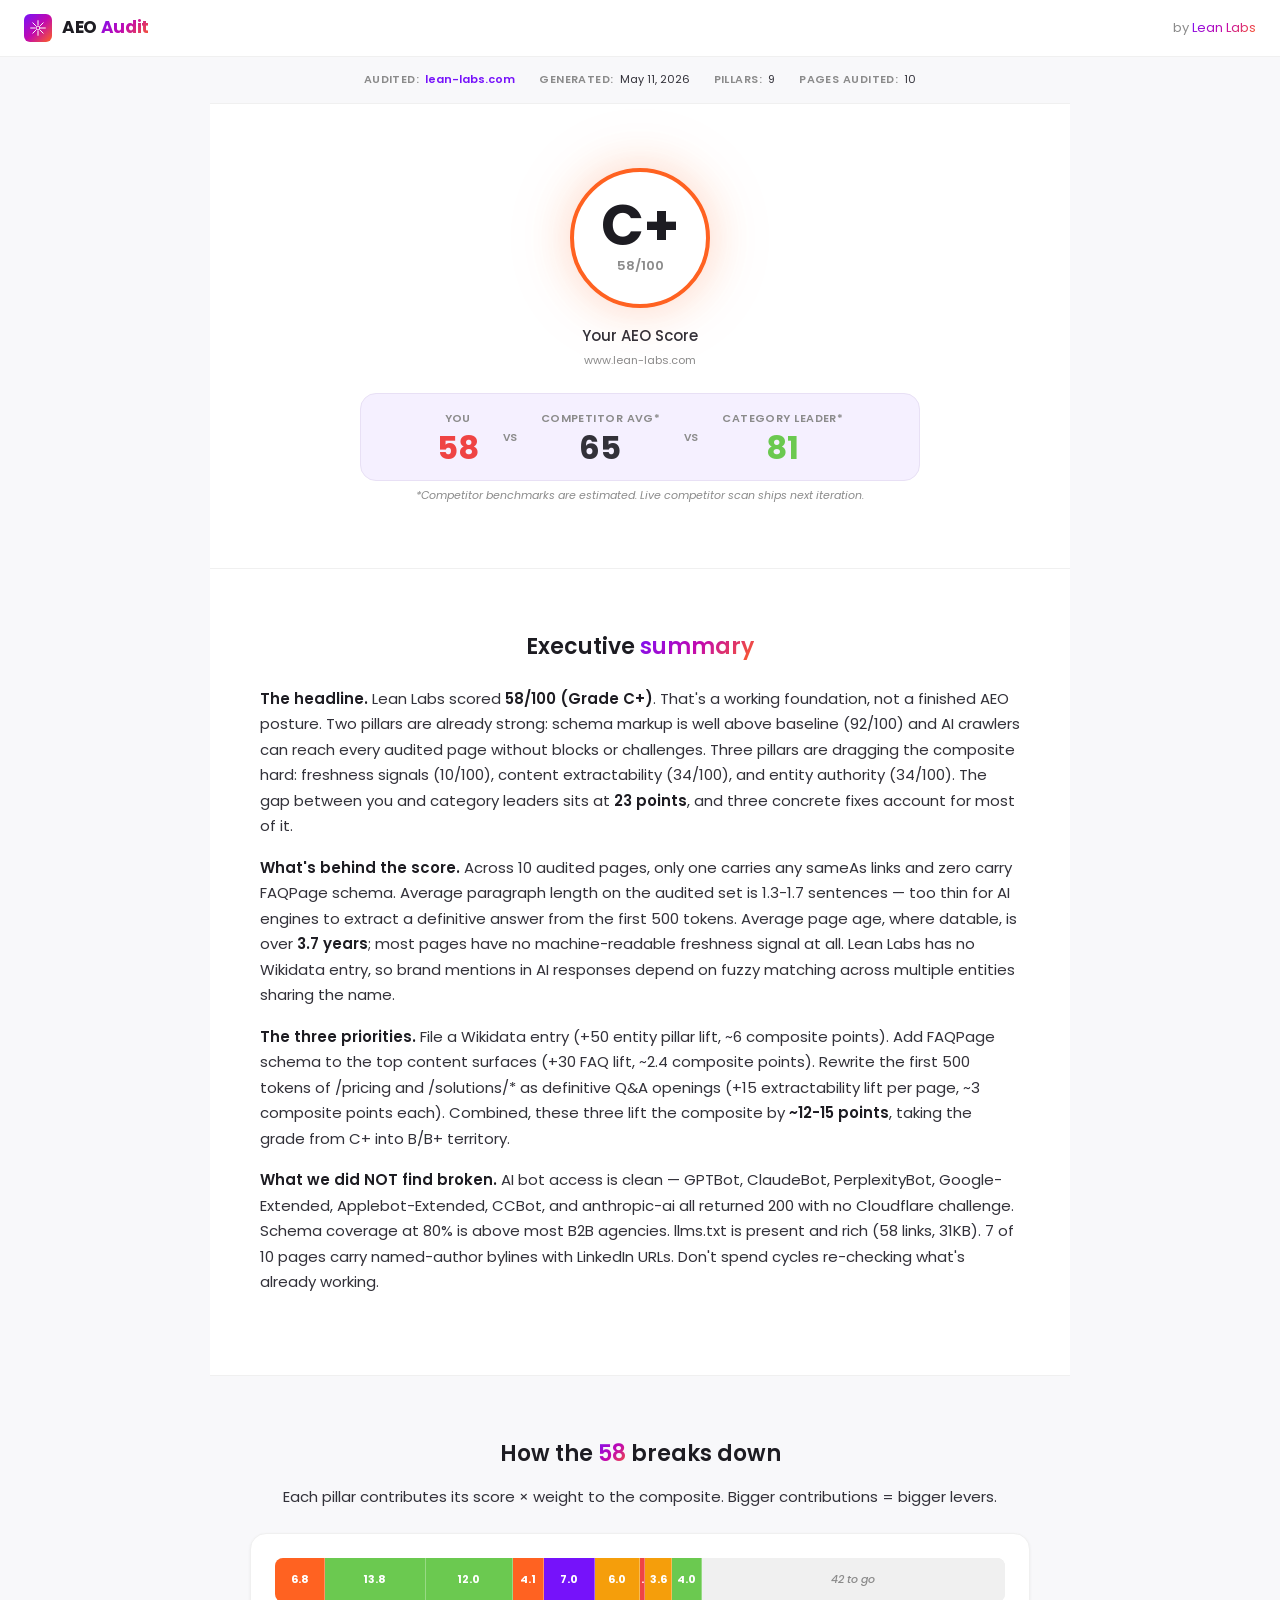
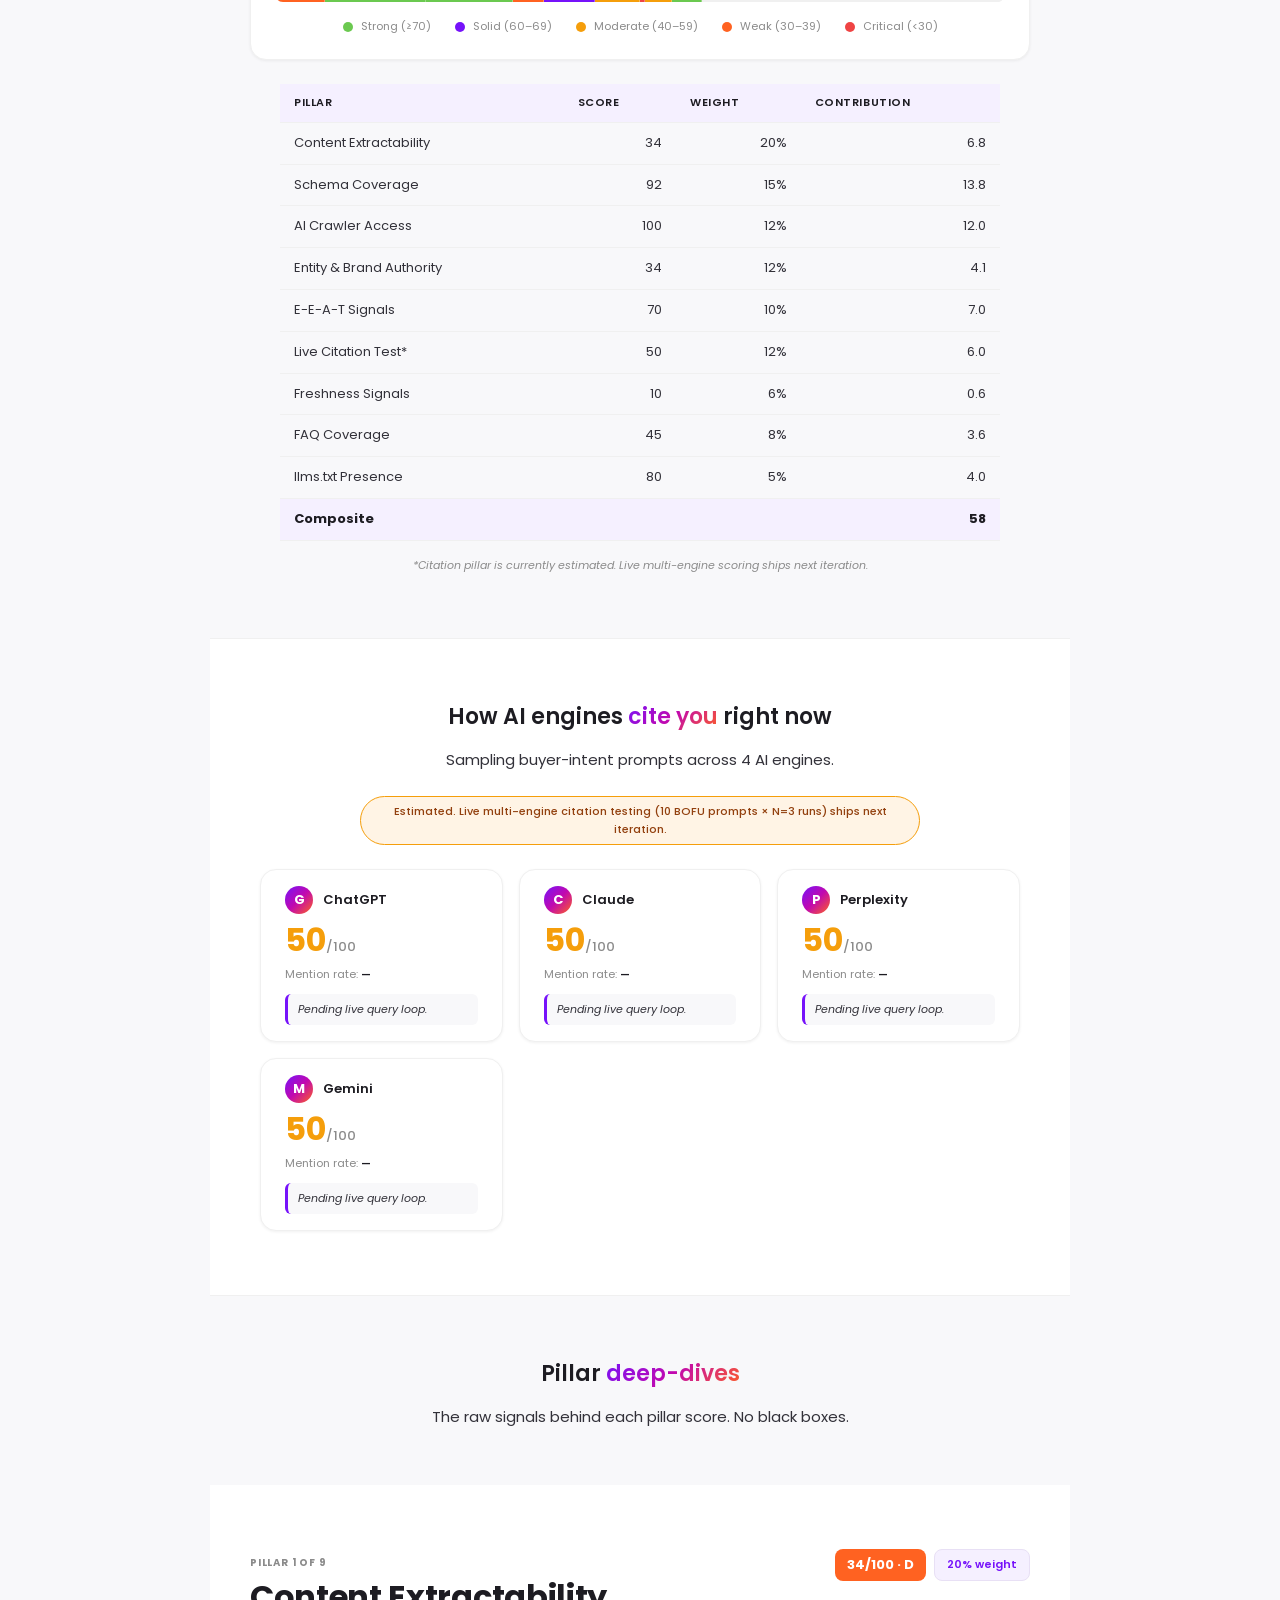
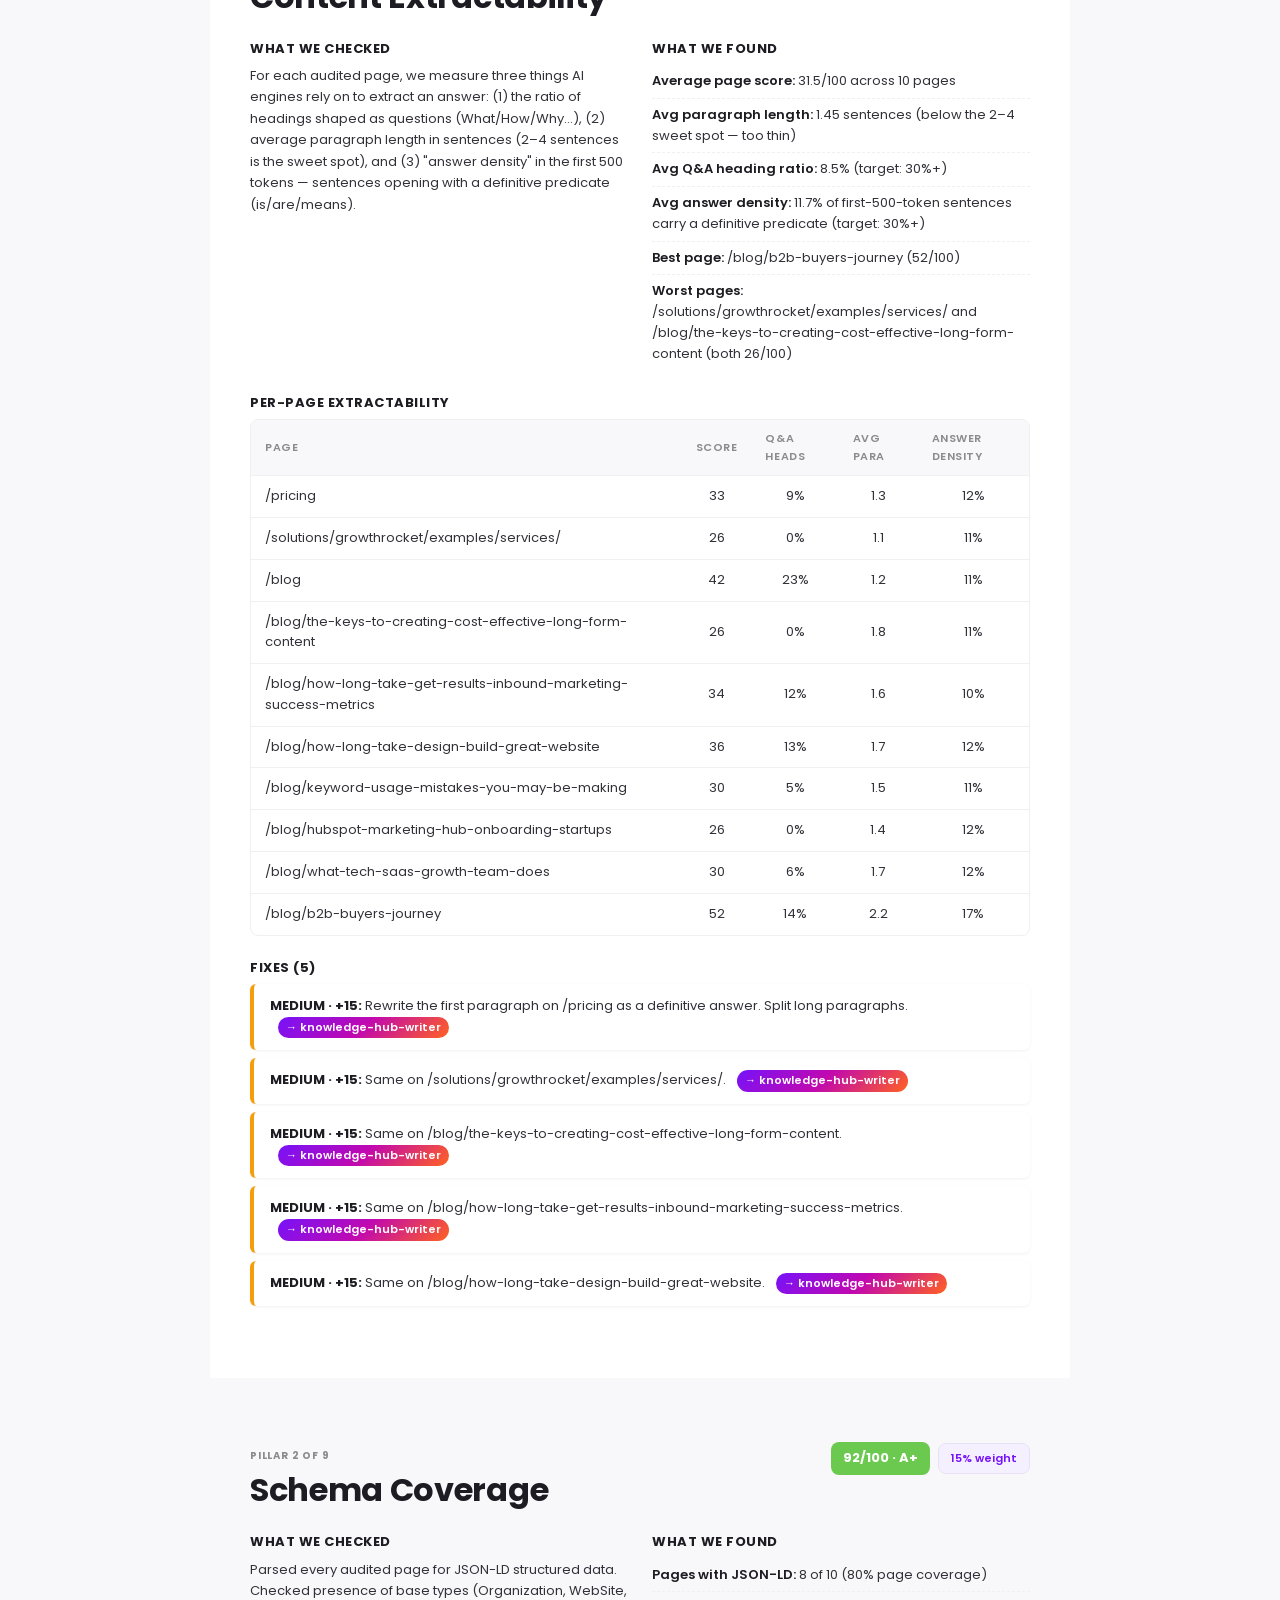
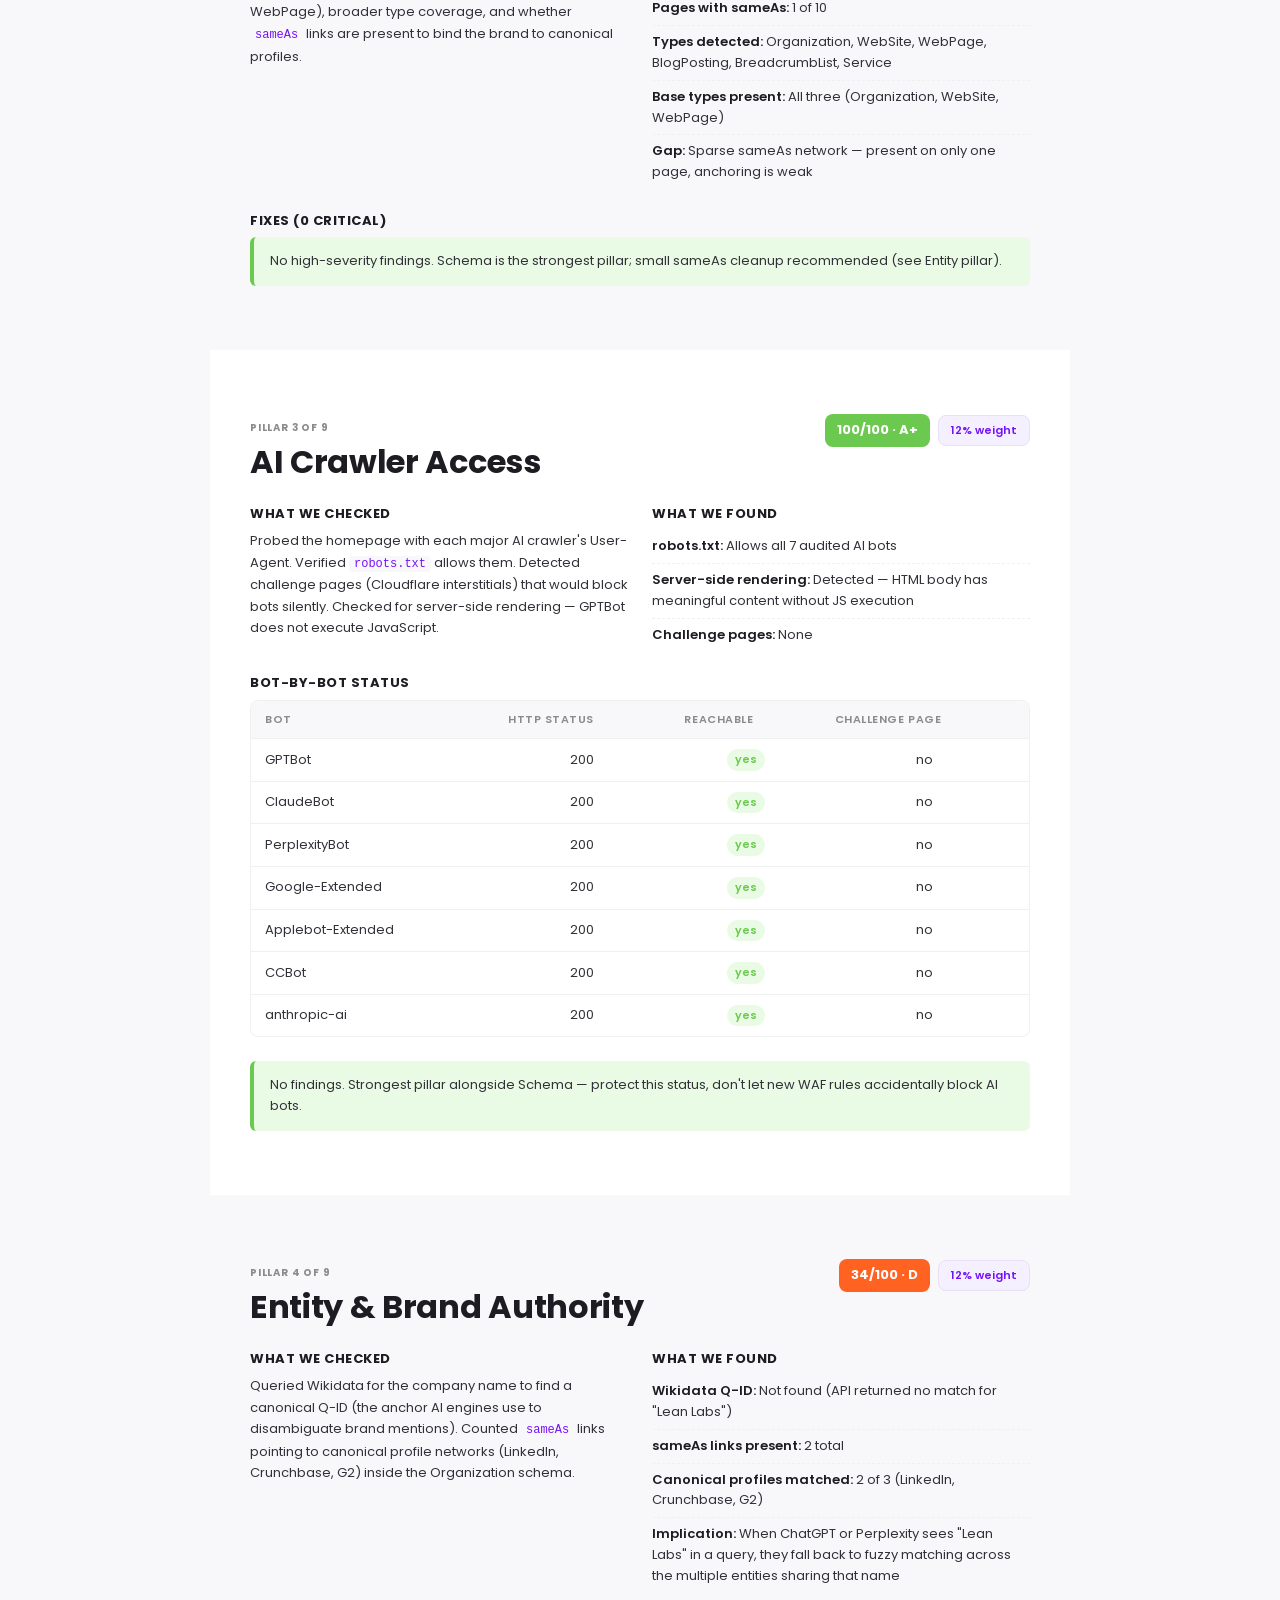
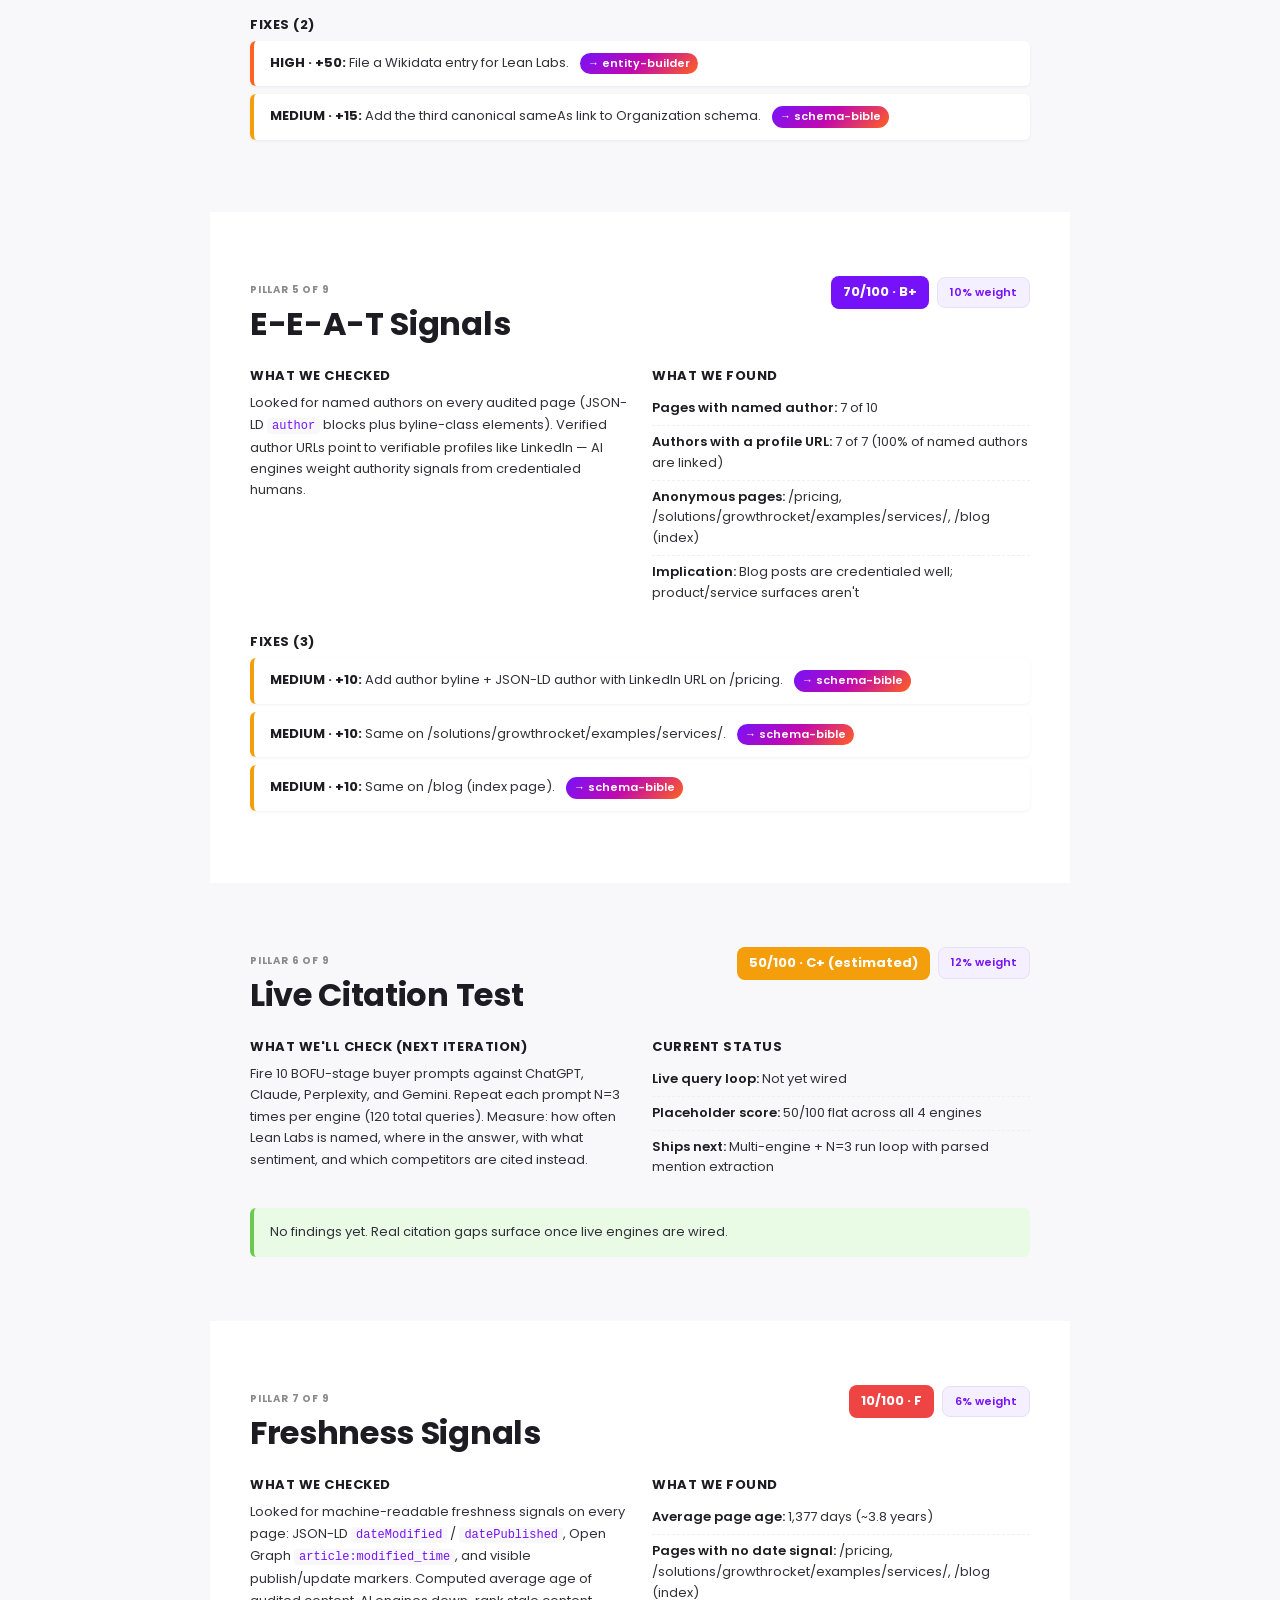
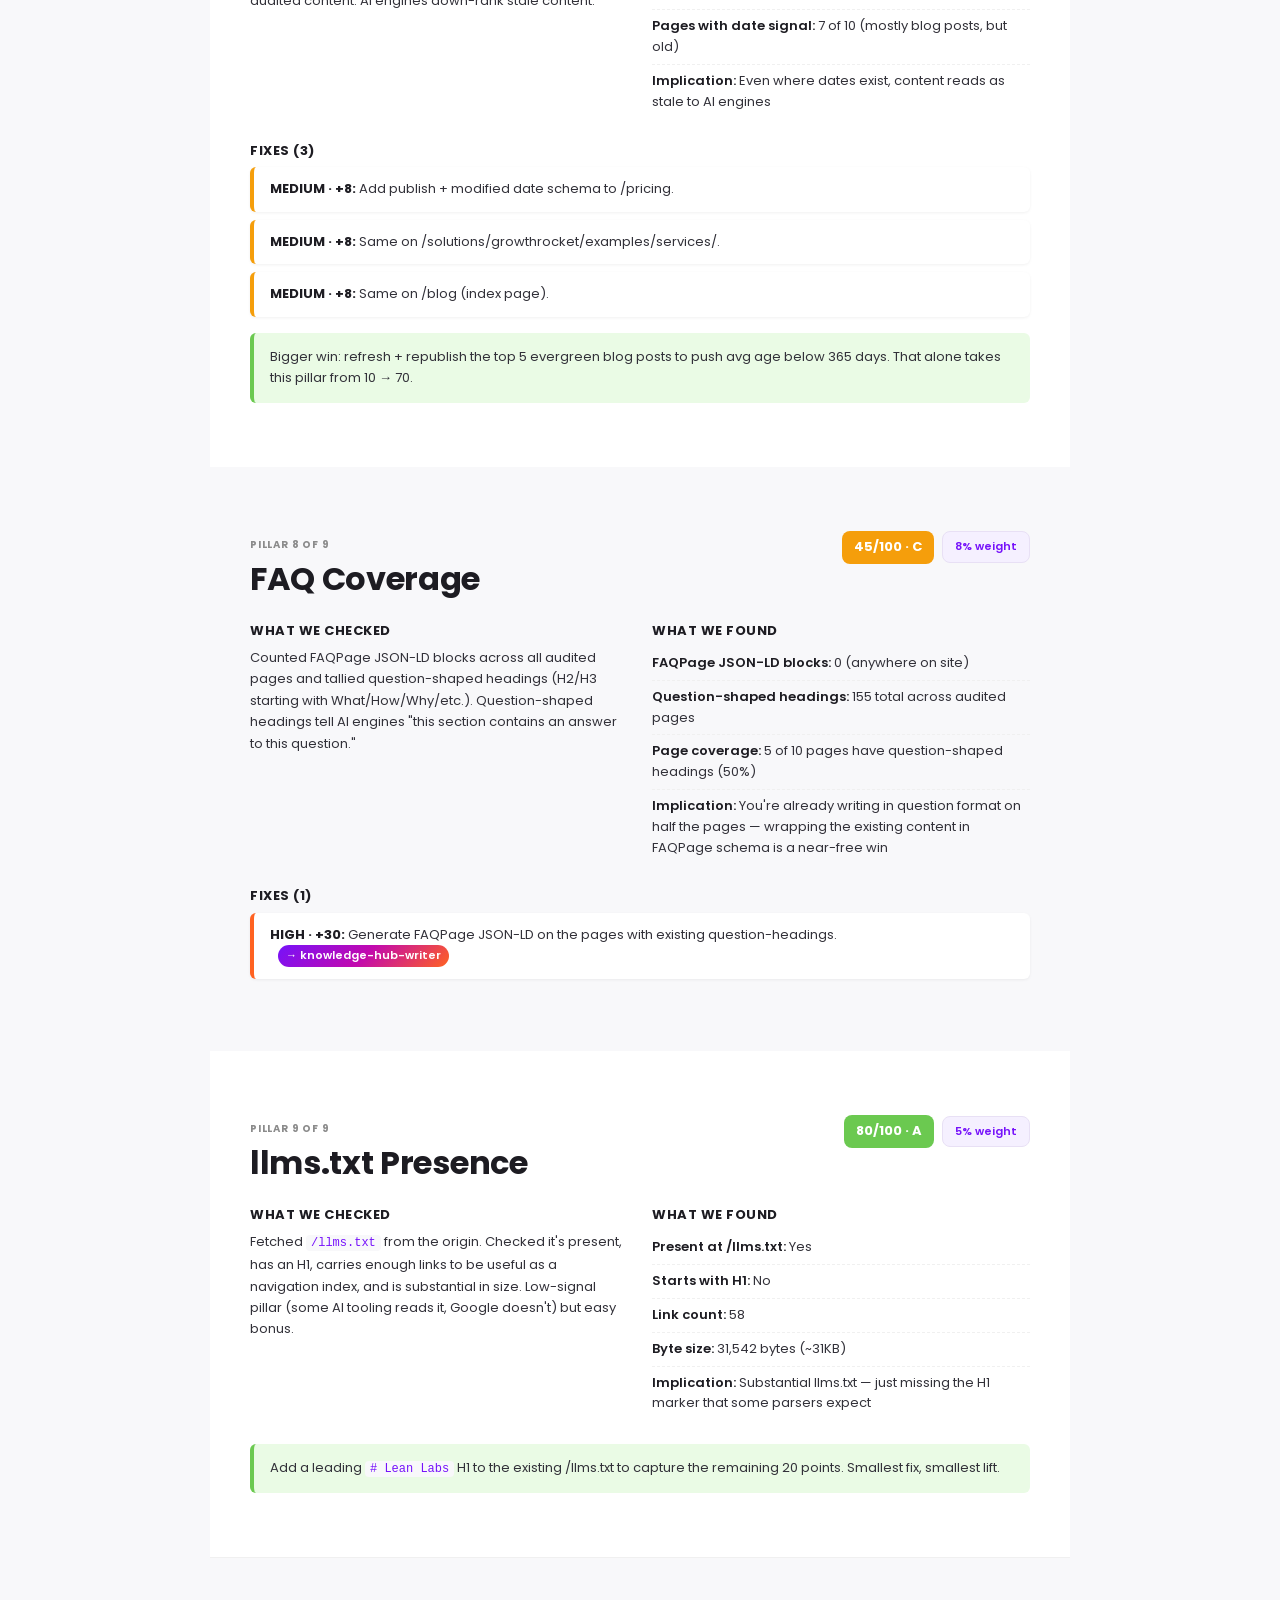
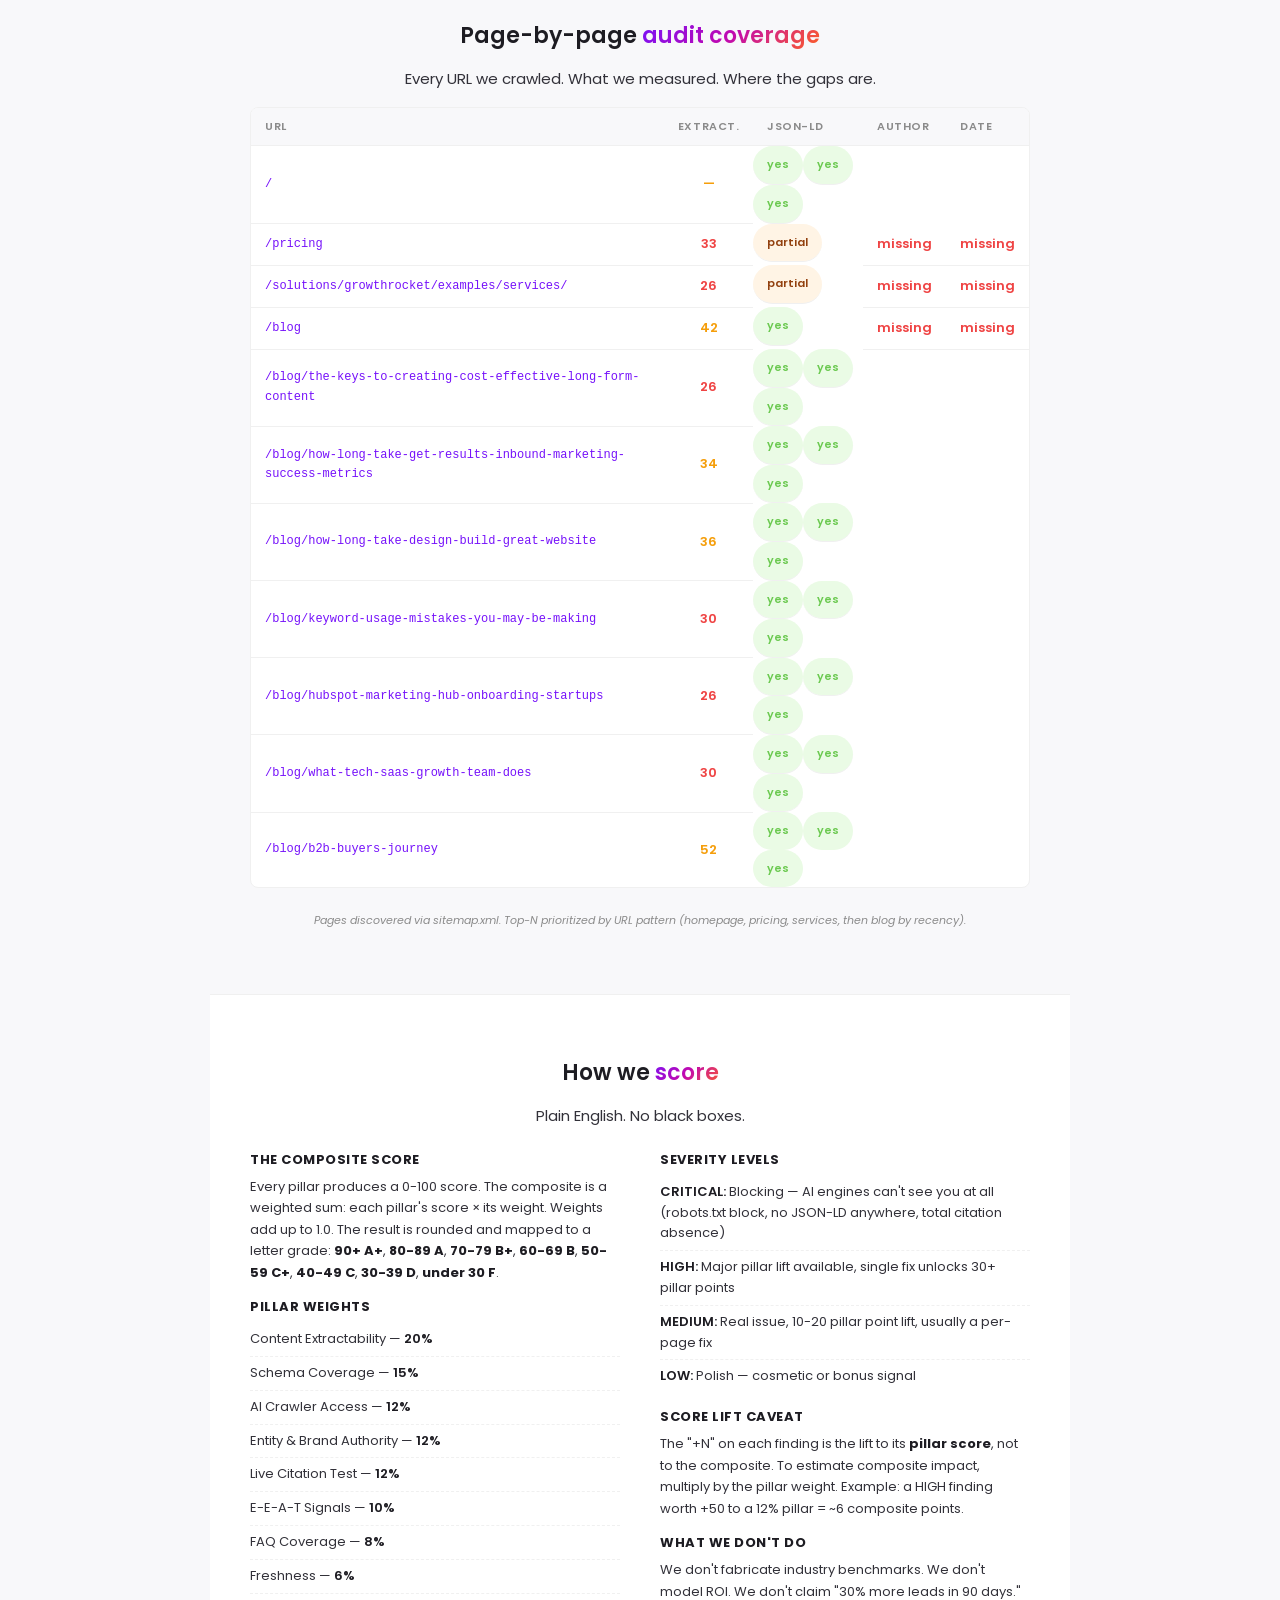
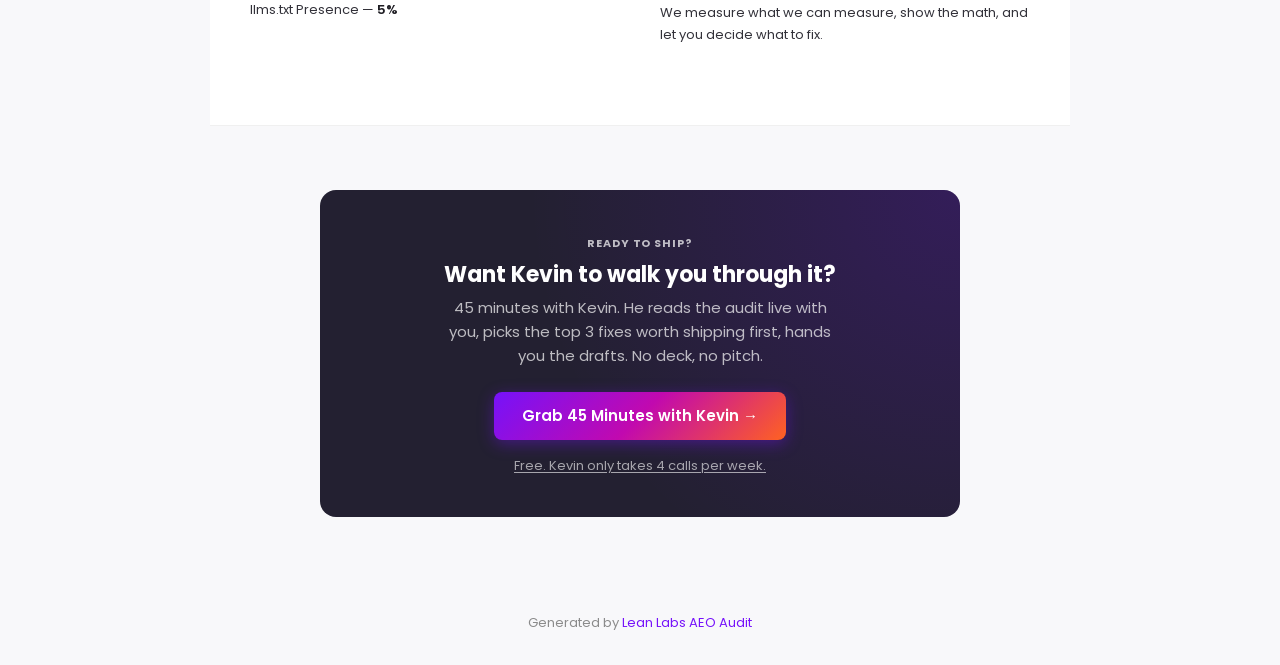
<file: report.html>
<!DOCTYPE html>
<html lang="en">
<head>
<meta charset="UTF-8">
<meta name="viewport" content="width=device-width, initial-scale=1.0">
<title>AEO Audit Report — Lean Labs</title>
<link rel="preconnect" href="https://fonts.googleapis.com">
<link rel="preconnect" href="https://fonts.gstatic.com" crossorigin>
<link href="https://fonts.googleapis.com/css2?family=Poppins:wght@400;500;600;700&display=swap" rel="stylesheet">
<link rel="stylesheet" href="styles.css">
<svg width="0" height="0" style="position:absolute">
  <defs>
    <linearGradient id="iconGradient" x1="0%" y1="0%" x2="100%" y2="100%">
      <stop offset="0%" stop-color="#7612fa"/>
      <stop offset="50%" stop-color="#c109af"/>
      <stop offset="100%" stop-color="#ff6221"/>
    </linearGradient>
  </defs>
</svg>
</head>
<body>

<!-- NAV -->
<div class="nav">
  <div class="nav-logo">
    <div class="nav-icon">
      <svg viewBox="0 0 24 24" fill="none" stroke="currentColor" stroke-width="2" stroke-linecap="round" stroke-linejoin="round"><circle cx="12" cy="12" r="3"/><path d="M12 1v6m0 10v6M4.22 4.22l4.24 4.24m7.08 7.08l4.24 4.24M1 12h6m10 0h6M4.22 19.78l4.24-4.24m7.08-7.08l4.24-4.24"/></svg>
    </div>
    <span class="nav-logo-text">AEO <span class="gradient-text">Audit</span></span>
  </div>
  <span class="nav-right">by <span class="gradient-text">Lean Labs</span></span>
</div>

<div class="page-container">

  <!-- Report meta strip -->
  <section class="report-meta-strip">
    <div class="report-meta-row"><span class="report-meta-label">Audited:</span> <a href="https://www.lean-labs.com" target="_blank" class="report-meta-url">lean-labs.com</a></div>
    <div class="report-meta-row"><span class="report-meta-label">Generated:</span> <span>May 11, 2026</span></div>
    <div class="report-meta-row"><span class="report-meta-label">Pillars:</span> <span>9</span></div>
    <div class="report-meta-row"><span class="report-meta-label">Pages audited:</span> <span>10</span></div>
  </section>

  <!-- HERO GRADE -->
  <section class="results-grade-section section-white">
    <div class="grade-container">
      <div class="grade-circle" style="border-color: #ff6221; box-shadow: 0 0 40px #ff622133, 0 0 80px #ff622118;">
        <span class="grade-letter">C+</span>
        <span class="grade-score">58/100</span>
      </div>
      <span class="grade-label">Your AEO Score</span>
      <span class="grade-url">www.lean-labs.com</span>
    </div>

    <div class="benchmark-strip" style="margin-top: var(--space-md);">
      <div class="bm-item"><span class="bm-label">You</span><span class="bm-score bm-you">58</span></div>
      <div class="bm-arrow">vs</div>
      <div class="bm-item"><span class="bm-label">Competitor avg*</span><span class="bm-score bm-comp">65</span></div>
      <div class="bm-arrow">vs</div>
      <div class="bm-item"><span class="bm-label">Category leader*</span><span class="bm-score bm-leader">81</span></div>
    </div>
    <p class="benchmark-disclaimer">*Competitor benchmarks are estimated. Live competitor scan ships next iteration.</p>
  </section>

  <hr class="section-divider">

  <!-- EXECUTIVE SUMMARY -->
  <section class="section-white" style="padding: var(--space-xl) var(--space-lg);">
    <div class="centered" style="max-width: 720px;">
      <h3>Executive <span class="gradient-text">summary</span></h3>
    </div>
    <div class="exec-summary">
      <p><strong>The headline.</strong> Lean Labs scored <strong>58/100 (Grade C+)</strong>. That's a working foundation, not a finished AEO posture. Two pillars are already strong: schema markup is well above baseline (92/100) and AI crawlers can reach every audited page without blocks or challenges. Three pillars are dragging the composite hard: freshness signals (10/100), content extractability (34/100), and entity authority (34/100). The gap between you and category leaders sits at <strong>23 points</strong>, and three concrete fixes account for most of it.</p>

      <p><strong>What's behind the score.</strong> Across 10 audited pages, only one carries any sameAs links and zero carry FAQPage schema. Average paragraph length on the audited set is 1.3-1.7 sentences — too thin for AI engines to extract a definitive answer from the first 500 tokens. Average page age, where datable, is over <strong>3.7 years</strong>; most pages have no machine-readable freshness signal at all. Lean Labs has no Wikidata entry, so brand mentions in AI responses depend on fuzzy matching across multiple entities sharing the name.</p>

      <p><strong>The three priorities.</strong> File a Wikidata entry (+50 entity pillar lift, ~6 composite points). Add FAQPage schema to the top content surfaces (+30 FAQ lift, ~2.4 composite points). Rewrite the first 500 tokens of /pricing and /solutions/* as definitive Q&A openings (+15 extractability lift per page, ~3 composite points each). Combined, these three lift the composite by <strong>~12-15 points</strong>, taking the grade from C+ into B/B+ territory.</p>

      <p><strong>What we did NOT find broken.</strong> AI bot access is clean — GPTBot, ClaudeBot, PerplexityBot, Google-Extended, Applebot-Extended, CCBot, and anthropic-ai all returned 200 with no Cloudflare challenge. Schema coverage at 80% is above most B2B agencies. llms.txt is present and rich (58 links, 31KB). 7 of 10 pages carry named-author bylines with LinkedIn URLs. Don't spend cycles re-checking what's already working.</p>
    </div>
  </section>

  <hr class="section-divider">

  <!-- COMPOSITE BREAKDOWN -->
  <section class="section-off-white" style="padding: var(--space-xl) var(--space-lg);">
    <div class="centered" style="max-width: 720px;">
      <h3>How the <span class="gradient-text">58</span> breaks down</h3>
      <p>Each pillar contributes its score × weight to the composite. Bigger contributions = bigger levers.</p>
    </div>

    <div class="composite-bar-card">
      <div class="composite-bar">
        <div class="composite-seg" style="flex: 6.8; background: var(--grade-orange);" title="Extractability: 6.8 / 20">6.8</div>
        <div class="composite-seg" style="flex: 13.8; background: var(--grade-green);" title="Schema: 13.8 / 15">13.8</div>
        <div class="composite-seg" style="flex: 12.0; background: var(--grade-green);" title="Crawler Access: 12.0 / 12">12.0</div>
        <div class="composite-seg" style="flex: 4.1; background: var(--grade-orange);" title="Entity: 4.1 / 12">4.1</div>
        <div class="composite-seg" style="flex: 7.0; background: var(--grade-purple);" title="E-E-A-T: 7.0 / 10">7.0</div>
        <div class="composite-seg" style="flex: 6.0; background: var(--grade-amber);" title="Citation: 6.0 / 12 (estimated)">6.0</div>
        <div class="composite-seg" style="flex: 0.6; background: var(--grade-red);" title="Freshness: 0.6 / 6">0.6</div>
        <div class="composite-seg" style="flex: 3.6; background: var(--grade-amber);" title="FAQ: 3.6 / 8">3.6</div>
        <div class="composite-seg" style="flex: 4.0; background: var(--grade-green);" title="llms.txt: 4.0 / 5">4.0</div>
        <div class="composite-seg composite-gap" style="flex: 42; background: var(--ll-border-light);" title="Gap to 100: 42">42 to go</div>
      </div>
      <div class="composite-legend">
        <span><span class="legend-dot dot-green"></span> Strong (≥70)</span>
        <span><span class="legend-dot dot-purple"></span> Solid (60–69)</span>
        <span><span class="legend-dot dot-amber"></span> Moderate (40–59)</span>
        <span><span class="legend-dot dot-orange"></span> Weak (30–39)</span>
        <span><span class="legend-dot dot-red"></span> Critical (<30)</span>
      </div>
    </div>

    <table class="composite-table">
      <thead><tr><th>Pillar</th><th>Score</th><th>Weight</th><th>Contribution</th></tr></thead>
      <tbody>
        <tr><td>Content Extractability</td><td>34</td><td>20%</td><td>6.8</td></tr>
        <tr><td>Schema Coverage</td><td>92</td><td>15%</td><td>13.8</td></tr>
        <tr><td>AI Crawler Access</td><td>100</td><td>12%</td><td>12.0</td></tr>
        <tr><td>Entity &amp; Brand Authority</td><td>34</td><td>12%</td><td>4.1</td></tr>
        <tr><td>E-E-A-T Signals</td><td>70</td><td>10%</td><td>7.0</td></tr>
        <tr><td>Live Citation Test*</td><td>50</td><td>12%</td><td>6.0</td></tr>
        <tr><td>Freshness Signals</td><td>10</td><td>6%</td><td>0.6</td></tr>
        <tr><td>FAQ Coverage</td><td>45</td><td>8%</td><td>3.6</td></tr>
        <tr><td>llms.txt Presence</td><td>80</td><td>5%</td><td>4.0</td></tr>
        <tr class="composite-total"><td>Composite</td><td colspan="2"></td><td><strong>58</strong></td></tr>
      </tbody>
    </table>
    <p class="composite-footnote">*Citation pillar is currently estimated. Live multi-engine scoring ships next iteration.</p>
  </section>

  <hr class="section-divider">

  <!-- CITATION SNAPSHOT -->
  <section class="results-citation-section section-white">
    <div class="centered" style="margin-bottom: var(--space-sm);">
      <h3>How AI engines <span class="gradient-text">cite you</span> right now</h3>
      <p>Sampling buyer-intent prompts across 4 AI engines.</p>
      <div class="estimated-banner">Estimated. Live multi-engine citation testing (10 BOFU prompts × N=3 runs) ships next iteration.</div>
    </div>

    <div class="engine-grid">
      <div class="engine-card">
        <div class="engine-head"><div class="engine-logo">G</div><span>ChatGPT</span></div>
        <div class="engine-score grade-C">50<span>/100</span></div>
        <div class="engine-rate">Mention rate: <strong>—</strong></div>
        <div class="engine-quote">Pending live query loop.</div>
      </div>
      <div class="engine-card">
        <div class="engine-head"><div class="engine-logo">C</div><span>Claude</span></div>
        <div class="engine-score grade-C">50<span>/100</span></div>
        <div class="engine-rate">Mention rate: <strong>—</strong></div>
        <div class="engine-quote">Pending live query loop.</div>
      </div>
      <div class="engine-card">
        <div class="engine-head"><div class="engine-logo">P</div><span>Perplexity</span></div>
        <div class="engine-score grade-C">50<span>/100</span></div>
        <div class="engine-rate">Mention rate: <strong>—</strong></div>
        <div class="engine-quote">Pending live query loop.</div>
      </div>
      <div class="engine-card">
        <div class="engine-head"><div class="engine-logo">M</div><span>Gemini</span></div>
        <div class="engine-score grade-C">50<span>/100</span></div>
        <div class="engine-rate">Mention rate: <strong>—</strong></div>
        <div class="engine-quote">Pending live query loop.</div>
      </div>
    </div>
  </section>

  <hr class="section-divider">

  <!-- ============================================================ -->
  <!-- PER-PILLAR DEEP DIVES                                        -->
  <!-- ============================================================ -->
  <section class="section-off-white" style="padding: var(--space-xl) var(--space-lg) var(--space-lg);">
    <div class="centered" style="max-width: 720px;">
      <h3>Pillar <span class="gradient-text">deep-dives</span></h3>
      <p>The raw signals behind each pillar score. No black boxes.</p>
    </div>
  </section>

  <!-- 1. Extractability -->
  <section class="pillar-deepdive section-white">
    <div class="pillar-deepdive-head">
      <div>
        <span class="pillar-deepdive-eyebrow">Pillar 1 of 9</span>
        <h3>Content Extractability</h3>
      </div>
      <div class="pillar-deepdive-meta">
        <span class="score-badge sb-D">34/100 · D</span>
        <span class="weight-badge">20% weight</span>
      </div>
    </div>

    <div class="pillar-deepdive-grid">
      <div>
        <h4 class="pillar-section-h">What we checked</h4>
        <p>For each audited page, we measure three things AI engines rely on to extract an answer: (1) the ratio of headings shaped as questions (What/How/Why...), (2) average paragraph length in sentences (2–4 sentences is the sweet spot), and (3) "answer density" in the first 500 tokens — sentences opening with a definitive predicate (is/are/means).</p>
      </div>
      <div>
        <h4 class="pillar-section-h">What we found</h4>
        <ul class="evidence-list">
          <li><strong>Average page score:</strong> 31.5/100 across 10 pages</li>
          <li><strong>Avg paragraph length:</strong> 1.45 sentences (below the 2–4 sweet spot — too thin)</li>
          <li><strong>Avg Q&amp;A heading ratio:</strong> 8.5% (target: 30%+)</li>
          <li><strong>Avg answer density:</strong> 11.7% of first-500-token sentences carry a definitive predicate (target: 30%+)</li>
          <li><strong>Best page:</strong> /blog/b2b-buyers-journey (52/100)</li>
          <li><strong>Worst pages:</strong> /solutions/growthrocket/examples/services/ and /blog/the-keys-to-creating-cost-effective-long-form-content (both 26/100)</li>
        </ul>
      </div>
    </div>

    <h4 class="pillar-section-h">Per-page extractability</h4>
    <div class="page-table-wrap">
      <table class="page-table">
        <thead><tr><th>Page</th><th>Score</th><th>Q&amp;A heads</th><th>Avg para</th><th>Answer density</th></tr></thead>
        <tbody>
          <tr><td>/pricing</td><td>33</td><td>9%</td><td>1.3</td><td>12%</td></tr>
          <tr><td>/solutions/growthrocket/examples/services/</td><td>26</td><td>0%</td><td>1.1</td><td>11%</td></tr>
          <tr><td>/blog</td><td>42</td><td>23%</td><td>1.2</td><td>11%</td></tr>
          <tr><td>/blog/the-keys-to-creating-cost-effective-long-form-content</td><td>26</td><td>0%</td><td>1.8</td><td>11%</td></tr>
          <tr><td>/blog/how-long-take-get-results-inbound-marketing-success-metrics</td><td>34</td><td>12%</td><td>1.6</td><td>10%</td></tr>
          <tr><td>/blog/how-long-take-design-build-great-website</td><td>36</td><td>13%</td><td>1.7</td><td>12%</td></tr>
          <tr><td>/blog/keyword-usage-mistakes-you-may-be-making</td><td>30</td><td>5%</td><td>1.5</td><td>11%</td></tr>
          <tr><td>/blog/hubspot-marketing-hub-onboarding-startups</td><td>26</td><td>0%</td><td>1.4</td><td>12%</td></tr>
          <tr><td>/blog/what-tech-saas-growth-team-does</td><td>30</td><td>6%</td><td>1.7</td><td>12%</td></tr>
          <tr><td>/blog/b2b-buyers-journey</td><td>52</td><td>14%</td><td>2.2</td><td>17%</td></tr>
        </tbody>
      </table>
    </div>

    <h4 class="pillar-section-h">Fixes (5)</h4>
    <ul class="finding-list">
      <li class="finding-li gap-medium"><strong>MEDIUM · +15:</strong> Rewrite the first paragraph on /pricing as a definitive answer. Split long paragraphs. <span class="agent-tag">→ knowledge-hub-writer</span></li>
      <li class="finding-li gap-medium"><strong>MEDIUM · +15:</strong> Same on /solutions/growthrocket/examples/services/. <span class="agent-tag">→ knowledge-hub-writer</span></li>
      <li class="finding-li gap-medium"><strong>MEDIUM · +15:</strong> Same on /blog/the-keys-to-creating-cost-effective-long-form-content. <span class="agent-tag">→ knowledge-hub-writer</span></li>
      <li class="finding-li gap-medium"><strong>MEDIUM · +15:</strong> Same on /blog/how-long-take-get-results-inbound-marketing-success-metrics. <span class="agent-tag">→ knowledge-hub-writer</span></li>
      <li class="finding-li gap-medium"><strong>MEDIUM · +15:</strong> Same on /blog/how-long-take-design-build-great-website. <span class="agent-tag">→ knowledge-hub-writer</span></li>
    </ul>
  </section>

  <!-- 2. Schema -->
  <section class="pillar-deepdive section-off-white">
    <div class="pillar-deepdive-head">
      <div>
        <span class="pillar-deepdive-eyebrow">Pillar 2 of 9</span>
        <h3>Schema Coverage</h3>
      </div>
      <div class="pillar-deepdive-meta">
        <span class="score-badge sb-A">92/100 · A+</span>
        <span class="weight-badge">15% weight</span>
      </div>
    </div>

    <div class="pillar-deepdive-grid">
      <div>
        <h4 class="pillar-section-h">What we checked</h4>
        <p>Parsed every audited page for JSON-LD structured data. Checked presence of base types (Organization, WebSite, WebPage), broader type coverage, and whether <code>sameAs</code> links are present to bind the brand to canonical profiles.</p>
      </div>
      <div>
        <h4 class="pillar-section-h">What we found</h4>
        <ul class="evidence-list">
          <li><strong>Pages with JSON-LD:</strong> 8 of 10 (80% page coverage)</li>
          <li><strong>Pages with sameAs:</strong> 1 of 10</li>
          <li><strong>Types detected:</strong> Organization, WebSite, WebPage, BlogPosting, BreadcrumbList, Service</li>
          <li><strong>Base types present:</strong> All three (Organization, WebSite, WebPage)</li>
          <li><strong>Gap:</strong> Sparse sameAs network — present on only one page, anchoring is weak</li>
        </ul>
      </div>
    </div>

    <h4 class="pillar-section-h">Fixes (0 critical) </h4>
    <p class="pillar-no-finding">No high-severity findings. Schema is the strongest pillar; small sameAs cleanup recommended (see Entity pillar).</p>
  </section>

  <!-- 3. Crawler Access -->
  <section class="pillar-deepdive section-white">
    <div class="pillar-deepdive-head">
      <div>
        <span class="pillar-deepdive-eyebrow">Pillar 3 of 9</span>
        <h3>AI Crawler Access</h3>
      </div>
      <div class="pillar-deepdive-meta">
        <span class="score-badge sb-A">100/100 · A+</span>
        <span class="weight-badge">12% weight</span>
      </div>
    </div>

    <div class="pillar-deepdive-grid">
      <div>
        <h4 class="pillar-section-h">What we checked</h4>
        <p>Probed the homepage with each major AI crawler's User-Agent. Verified <code>robots.txt</code> allows them. Detected challenge pages (Cloudflare interstitials) that would block bots silently. Checked for server-side rendering — GPTBot does not execute JavaScript.</p>
      </div>
      <div>
        <h4 class="pillar-section-h">What we found</h4>
        <ul class="evidence-list">
          <li><strong>robots.txt:</strong> Allows all 7 audited AI bots</li>
          <li><strong>Server-side rendering:</strong> Detected — HTML body has meaningful content without JS execution</li>
          <li><strong>Challenge pages:</strong> None</li>
        </ul>
      </div>
    </div>

    <h4 class="pillar-section-h">Bot-by-bot status</h4>
    <div class="page-table-wrap">
      <table class="page-table">
        <thead><tr><th>Bot</th><th>HTTP status</th><th>Reachable</th><th>Challenge page</th></tr></thead>
        <tbody>
          <tr><td>GPTBot</td><td>200</td><td><span class="pill-ok">yes</span></td><td>no</td></tr>
          <tr><td>ClaudeBot</td><td>200</td><td><span class="pill-ok">yes</span></td><td>no</td></tr>
          <tr><td>PerplexityBot</td><td>200</td><td><span class="pill-ok">yes</span></td><td>no</td></tr>
          <tr><td>Google-Extended</td><td>200</td><td><span class="pill-ok">yes</span></td><td>no</td></tr>
          <tr><td>Applebot-Extended</td><td>200</td><td><span class="pill-ok">yes</span></td><td>no</td></tr>
          <tr><td>CCBot</td><td>200</td><td><span class="pill-ok">yes</span></td><td>no</td></tr>
          <tr><td>anthropic-ai</td><td>200</td><td><span class="pill-ok">yes</span></td><td>no</td></tr>
        </tbody>
      </table>
    </div>
    <p class="pillar-no-finding" style="margin-top: var(--space-sm);">No findings. Strongest pillar alongside Schema — protect this status, don't let new WAF rules accidentally block AI bots.</p>
  </section>

  <!-- 4. Entity -->
  <section class="pillar-deepdive section-off-white">
    <div class="pillar-deepdive-head">
      <div>
        <span class="pillar-deepdive-eyebrow">Pillar 4 of 9</span>
        <h3>Entity &amp; Brand Authority</h3>
      </div>
      <div class="pillar-deepdive-meta">
        <span class="score-badge sb-D">34/100 · D</span>
        <span class="weight-badge">12% weight</span>
      </div>
    </div>

    <div class="pillar-deepdive-grid">
      <div>
        <h4 class="pillar-section-h">What we checked</h4>
        <p>Queried Wikidata for the company name to find a canonical Q-ID (the anchor AI engines use to disambiguate brand mentions). Counted <code>sameAs</code> links pointing to canonical profile networks (LinkedIn, Crunchbase, G2) inside the Organization schema.</p>
      </div>
      <div>
        <h4 class="pillar-section-h">What we found</h4>
        <ul class="evidence-list">
          <li><strong>Wikidata Q-ID:</strong> Not found (API returned no match for "Lean Labs")</li>
          <li><strong>sameAs links present:</strong> 2 total</li>
          <li><strong>Canonical profiles matched:</strong> 2 of 3 (LinkedIn, Crunchbase, G2)</li>
          <li><strong>Implication:</strong> When ChatGPT or Perplexity sees "Lean Labs" in a query, they fall back to fuzzy matching across the multiple entities sharing that name</li>
        </ul>
      </div>
    </div>

    <h4 class="pillar-section-h">Fixes (2)</h4>
    <ul class="finding-list">
      <li class="finding-li gap-high"><strong>HIGH · +50:</strong> File a Wikidata entry for Lean Labs. <span class="agent-tag">→ entity-builder</span></li>
      <li class="finding-li gap-medium"><strong>MEDIUM · +15:</strong> Add the third canonical sameAs link to Organization schema. <span class="agent-tag">→ schema-bible</span></li>
    </ul>
  </section>

  <!-- 5. E-E-A-T -->
  <section class="pillar-deepdive section-white">
    <div class="pillar-deepdive-head">
      <div>
        <span class="pillar-deepdive-eyebrow">Pillar 5 of 9</span>
        <h3>E-E-A-T Signals</h3>
      </div>
      <div class="pillar-deepdive-meta">
        <span class="score-badge sb-B">70/100 · B+</span>
        <span class="weight-badge">10% weight</span>
      </div>
    </div>

    <div class="pillar-deepdive-grid">
      <div>
        <h4 class="pillar-section-h">What we checked</h4>
        <p>Looked for named authors on every audited page (JSON-LD <code>author</code> blocks plus byline-class elements). Verified author URLs point to verifiable profiles like LinkedIn — AI engines weight authority signals from credentialed humans.</p>
      </div>
      <div>
        <h4 class="pillar-section-h">What we found</h4>
        <ul class="evidence-list">
          <li><strong>Pages with named author:</strong> 7 of 10</li>
          <li><strong>Authors with a profile URL:</strong> 7 of 7 (100% of named authors are linked)</li>
          <li><strong>Anonymous pages:</strong> /pricing, /solutions/growthrocket/examples/services/, /blog (index)</li>
          <li><strong>Implication:</strong> Blog posts are credentialed well; product/service surfaces aren't</li>
        </ul>
      </div>
    </div>

    <h4 class="pillar-section-h">Fixes (3)</h4>
    <ul class="finding-list">
      <li class="finding-li gap-medium"><strong>MEDIUM · +10:</strong> Add author byline + JSON-LD author with LinkedIn URL on /pricing. <span class="agent-tag">→ schema-bible</span></li>
      <li class="finding-li gap-medium"><strong>MEDIUM · +10:</strong> Same on /solutions/growthrocket/examples/services/. <span class="agent-tag">→ schema-bible</span></li>
      <li class="finding-li gap-medium"><strong>MEDIUM · +10:</strong> Same on /blog (index page). <span class="agent-tag">→ schema-bible</span></li>
    </ul>
  </section>

  <!-- 6. Citation -->
  <section class="pillar-deepdive section-off-white">
    <div class="pillar-deepdive-head">
      <div>
        <span class="pillar-deepdive-eyebrow">Pillar 6 of 9</span>
        <h3>Live Citation Test</h3>
      </div>
      <div class="pillar-deepdive-meta">
        <span class="score-badge sb-C">50/100 · C+ (estimated)</span>
        <span class="weight-badge">12% weight</span>
      </div>
    </div>

    <div class="pillar-deepdive-grid">
      <div>
        <h4 class="pillar-section-h">What we'll check (next iteration)</h4>
        <p>Fire 10 BOFU-stage buyer prompts against ChatGPT, Claude, Perplexity, and Gemini. Repeat each prompt N=3 times per engine (120 total queries). Measure: how often Lean Labs is named, where in the answer, with what sentiment, and which competitors are cited instead.</p>
      </div>
      <div>
        <h4 class="pillar-section-h">Current status</h4>
        <ul class="evidence-list">
          <li><strong>Live query loop:</strong> Not yet wired</li>
          <li><strong>Placeholder score:</strong> 50/100 flat across all 4 engines</li>
          <li><strong>Ships next:</strong> Multi-engine + N=3 run loop with parsed mention extraction</li>
        </ul>
      </div>
    </div>

    <p class="pillar-no-finding">No findings yet. Real citation gaps surface once live engines are wired.</p>
  </section>

  <!-- 7. Freshness -->
  <section class="pillar-deepdive section-white">
    <div class="pillar-deepdive-head">
      <div>
        <span class="pillar-deepdive-eyebrow">Pillar 7 of 9</span>
        <h3>Freshness Signals</h3>
      </div>
      <div class="pillar-deepdive-meta">
        <span class="score-badge sb-F">10/100 · F</span>
        <span class="weight-badge">6% weight</span>
      </div>
    </div>

    <div class="pillar-deepdive-grid">
      <div>
        <h4 class="pillar-section-h">What we checked</h4>
        <p>Looked for machine-readable freshness signals on every page: JSON-LD <code>dateModified</code> / <code>datePublished</code>, Open Graph <code>article:modified_time</code>, and visible publish/update markers. Computed average age of audited content. AI engines down-rank stale content.</p>
      </div>
      <div>
        <h4 class="pillar-section-h">What we found</h4>
        <ul class="evidence-list">
          <li><strong>Average page age:</strong> 1,377 days (~3.8 years)</li>
          <li><strong>Pages with no date signal:</strong> /pricing, /solutions/growthrocket/examples/services/, /blog (index)</li>
          <li><strong>Pages with date signal:</strong> 7 of 10 (mostly blog posts, but old)</li>
          <li><strong>Implication:</strong> Even where dates exist, content reads as stale to AI engines</li>
        </ul>
      </div>
    </div>

    <h4 class="pillar-section-h">Fixes (3)</h4>
    <ul class="finding-list">
      <li class="finding-li gap-medium"><strong>MEDIUM · +8:</strong> Add publish + modified date schema to /pricing.</li>
      <li class="finding-li gap-medium"><strong>MEDIUM · +8:</strong> Same on /solutions/growthrocket/examples/services/.</li>
      <li class="finding-li gap-medium"><strong>MEDIUM · +8:</strong> Same on /blog (index page).</li>
    </ul>
    <p class="pillar-no-finding" style="margin-top: var(--space-sm);">Bigger win: refresh + republish the top 5 evergreen blog posts to push avg age below 365 days. That alone takes this pillar from 10 → 70.</p>
  </section>

  <!-- 8. FAQ Coverage -->
  <section class="pillar-deepdive section-off-white">
    <div class="pillar-deepdive-head">
      <div>
        <span class="pillar-deepdive-eyebrow">Pillar 8 of 9</span>
        <h3>FAQ Coverage</h3>
      </div>
      <div class="pillar-deepdive-meta">
        <span class="score-badge sb-C">45/100 · C</span>
        <span class="weight-badge">8% weight</span>
      </div>
    </div>

    <div class="pillar-deepdive-grid">
      <div>
        <h4 class="pillar-section-h">What we checked</h4>
        <p>Counted FAQPage JSON-LD blocks across all audited pages and tallied question-shaped headings (H2/H3 starting with What/How/Why/etc.). Question-shaped headings tell AI engines "this section contains an answer to this question."</p>
      </div>
      <div>
        <h4 class="pillar-section-h">What we found</h4>
        <ul class="evidence-list">
          <li><strong>FAQPage JSON-LD blocks:</strong> 0 (anywhere on site)</li>
          <li><strong>Question-shaped headings:</strong> 155 total across audited pages</li>
          <li><strong>Page coverage:</strong> 5 of 10 pages have question-shaped headings (50%)</li>
          <li><strong>Implication:</strong> You're already writing in question format on half the pages — wrapping the existing content in FAQPage schema is a near-free win</li>
        </ul>
      </div>
    </div>

    <h4 class="pillar-section-h">Fixes (1)</h4>
    <ul class="finding-list">
      <li class="finding-li gap-high"><strong>HIGH · +30:</strong> Generate FAQPage JSON-LD on the pages with existing question-headings. <span class="agent-tag">→ knowledge-hub-writer</span></li>
    </ul>
  </section>

  <!-- 9. llms.txt -->
  <section class="pillar-deepdive section-white">
    <div class="pillar-deepdive-head">
      <div>
        <span class="pillar-deepdive-eyebrow">Pillar 9 of 9</span>
        <h3>llms.txt Presence</h3>
      </div>
      <div class="pillar-deepdive-meta">
        <span class="score-badge sb-A">80/100 · A</span>
        <span class="weight-badge">5% weight</span>
      </div>
    </div>

    <div class="pillar-deepdive-grid">
      <div>
        <h4 class="pillar-section-h">What we checked</h4>
        <p>Fetched <code>/llms.txt</code> from the origin. Checked it's present, has an H1, carries enough links to be useful as a navigation index, and is substantial in size. Low-signal pillar (some AI tooling reads it, Google doesn't) but easy bonus.</p>
      </div>
      <div>
        <h4 class="pillar-section-h">What we found</h4>
        <ul class="evidence-list">
          <li><strong>Present at /llms.txt:</strong> Yes</li>
          <li><strong>Starts with H1:</strong> No</li>
          <li><strong>Link count:</strong> 58</li>
          <li><strong>Byte size:</strong> 31,542 bytes (~31KB)</li>
          <li><strong>Implication:</strong> Substantial llms.txt — just missing the H1 marker that some parsers expect</li>
        </ul>
      </div>
    </div>

    <p class="pillar-no-finding">Add a leading <code># Lean Labs</code> H1 to the existing /llms.txt to capture the remaining 20 points. Smallest fix, smallest lift.</p>
  </section>

  <hr class="section-divider">

  <!-- PAGE-BY-PAGE AUDIT TABLE -->
  <section class="section-off-white" style="padding: var(--space-xl) var(--space-lg);">
    <div class="centered" style="max-width: 720px;">
      <h3>Page-by-page <span class="gradient-text">audit coverage</span></h3>
      <p>Every URL we crawled. What we measured. Where the gaps are.</p>
    </div>

    <div class="page-table-wrap">
      <table class="page-table page-table-full">
        <thead>
          <tr>
            <th>URL</th>
            <th>Extract.</th>
            <th>JSON-LD</th>
            <th>Author</th>
            <th>Date</th>
          </tr>
        </thead>
        <tbody>
          <tr><td>/</td><td class="td-mid">—</td><td class="pill-ok">yes</td><td class="pill-ok">yes</td><td class="pill-ok">yes</td></tr>
          <tr><td>/pricing</td><td class="td-bad">33</td><td class="pill-warn">partial</td><td class="td-bad">missing</td><td class="td-bad">missing</td></tr>
          <tr><td>/solutions/growthrocket/examples/services/</td><td class="td-bad">26</td><td class="pill-warn">partial</td><td class="td-bad">missing</td><td class="td-bad">missing</td></tr>
          <tr><td>/blog</td><td class="td-mid">42</td><td class="pill-ok">yes</td><td class="td-bad">missing</td><td class="td-bad">missing</td></tr>
          <tr><td>/blog/the-keys-to-creating-cost-effective-long-form-content</td><td class="td-bad">26</td><td class="pill-ok">yes</td><td class="pill-ok">yes</td><td class="pill-ok">yes</td></tr>
          <tr><td>/blog/how-long-take-get-results-inbound-marketing-success-metrics</td><td class="td-mid">34</td><td class="pill-ok">yes</td><td class="pill-ok">yes</td><td class="pill-ok">yes</td></tr>
          <tr><td>/blog/how-long-take-design-build-great-website</td><td class="td-mid">36</td><td class="pill-ok">yes</td><td class="pill-ok">yes</td><td class="pill-ok">yes</td></tr>
          <tr><td>/blog/keyword-usage-mistakes-you-may-be-making</td><td class="td-bad">30</td><td class="pill-ok">yes</td><td class="pill-ok">yes</td><td class="pill-ok">yes</td></tr>
          <tr><td>/blog/hubspot-marketing-hub-onboarding-startups</td><td class="td-bad">26</td><td class="pill-ok">yes</td><td class="pill-ok">yes</td><td class="pill-ok">yes</td></tr>
          <tr><td>/blog/what-tech-saas-growth-team-does</td><td class="td-bad">30</td><td class="pill-ok">yes</td><td class="pill-ok">yes</td><td class="pill-ok">yes</td></tr>
          <tr><td>/blog/b2b-buyers-journey</td><td class="td-mid">52</td><td class="pill-ok">yes</td><td class="pill-ok">yes</td><td class="pill-ok">yes</td></tr>
        </tbody>
      </table>
    </div>
    <p class="composite-footnote" style="text-align: center;">Pages discovered via sitemap.xml. Top-N prioritized by URL pattern (homepage, pricing, services, then blog by recency).</p>
  </section>

  <hr class="section-divider">

  <!-- METHODOLOGY -->
  <section class="section-white" style="padding: var(--space-xl) var(--space-lg);">
    <div class="centered" style="max-width: 720px;">
      <h3>How we <span class="gradient-text">score</span></h3>
      <p>Plain English. No black boxes.</p>
    </div>

    <div class="methodology-grid">
      <div>
        <h4 class="pillar-section-h">The composite score</h4>
        <p>Every pillar produces a 0-100 score. The composite is a weighted sum: each pillar's score × its weight. Weights add up to 1.0. The result is rounded and mapped to a letter grade: <strong>90+ A+</strong>, <strong>80-89 A</strong>, <strong>70-79 B+</strong>, <strong>60-69 B</strong>, <strong>50-59 C+</strong>, <strong>40-49 C</strong>, <strong>30-39 D</strong>, <strong>under 30 F</strong>.</p>

        <h4 class="pillar-section-h">Pillar weights</h4>
        <ul class="evidence-list">
          <li>Content Extractability — <strong>20%</strong></li>
          <li>Schema Coverage — <strong>15%</strong></li>
          <li>AI Crawler Access — <strong>12%</strong></li>
          <li>Entity &amp; Brand Authority — <strong>12%</strong></li>
          <li>Live Citation Test — <strong>12%</strong></li>
          <li>E-E-A-T Signals — <strong>10%</strong></li>
          <li>FAQ Coverage — <strong>8%</strong></li>
          <li>Freshness — <strong>6%</strong></li>
          <li>llms.txt Presence — <strong>5%</strong></li>
        </ul>
      </div>

      <div>
        <h4 class="pillar-section-h">Severity levels</h4>
        <ul class="evidence-list">
          <li><strong>CRITICAL:</strong> Blocking — AI engines can't see you at all (robots.txt block, no JSON-LD anywhere, total citation absence)</li>
          <li><strong>HIGH:</strong> Major pillar lift available, single fix unlocks 30+ pillar points</li>
          <li><strong>MEDIUM:</strong> Real issue, 10-20 pillar point lift, usually a per-page fix</li>
          <li><strong>LOW:</strong> Polish — cosmetic or bonus signal</li>
        </ul>

        <h4 class="pillar-section-h">Score lift caveat</h4>
        <p>The "+N" on each finding is the lift to its <strong>pillar score</strong>, not to the composite. To estimate composite impact, multiply by the pillar weight. Example: a HIGH finding worth +50 to a 12% pillar = ~6 composite points.</p>

        <h4 class="pillar-section-h">What we don't do</h4>
        <p>We don't fabricate industry benchmarks. We don't model ROI. We don't claim "30% more leads in 90 days." We measure what we can measure, show the math, and let you decide what to fix.</p>
      </div>
    </div>
  </section>

  <hr class="section-divider">

  <!-- KEVIN CTA -->
  <section class="results-cta-section">
    <div class="cta-box">
      <span class="thankyou-card-eyebrow" style="color: white; opacity: 0.7;">Ready to ship?</span>
      <h3>Want Kevin to walk you through it?</h3>
      <p>45 minutes with Kevin. He reads the audit live with you, picks the top 3 fixes worth shipping first, hands you the drafts. No deck, no pitch.</p>
      <a class="btn-cta-primary" href="https://calendly.com/leanlabs/momentum-multiplier">Grab 45 Minutes with Kevin &rarr;</a>
      <span class="btn-cta-secondary">Free. Kevin only takes 4 calls per week.</span>
    </div>
  </section>

  <!-- Footer -->
  <div style="text-align: center; padding: 32px; color: #8b8b8b; font-size: 13px;">
    Generated by <a href="https://www.lean-labs.com" style="color: #7612fa; text-decoration: none;">Lean Labs AEO Audit</a>
  </div>

</div>

</body>
</html>
</file>
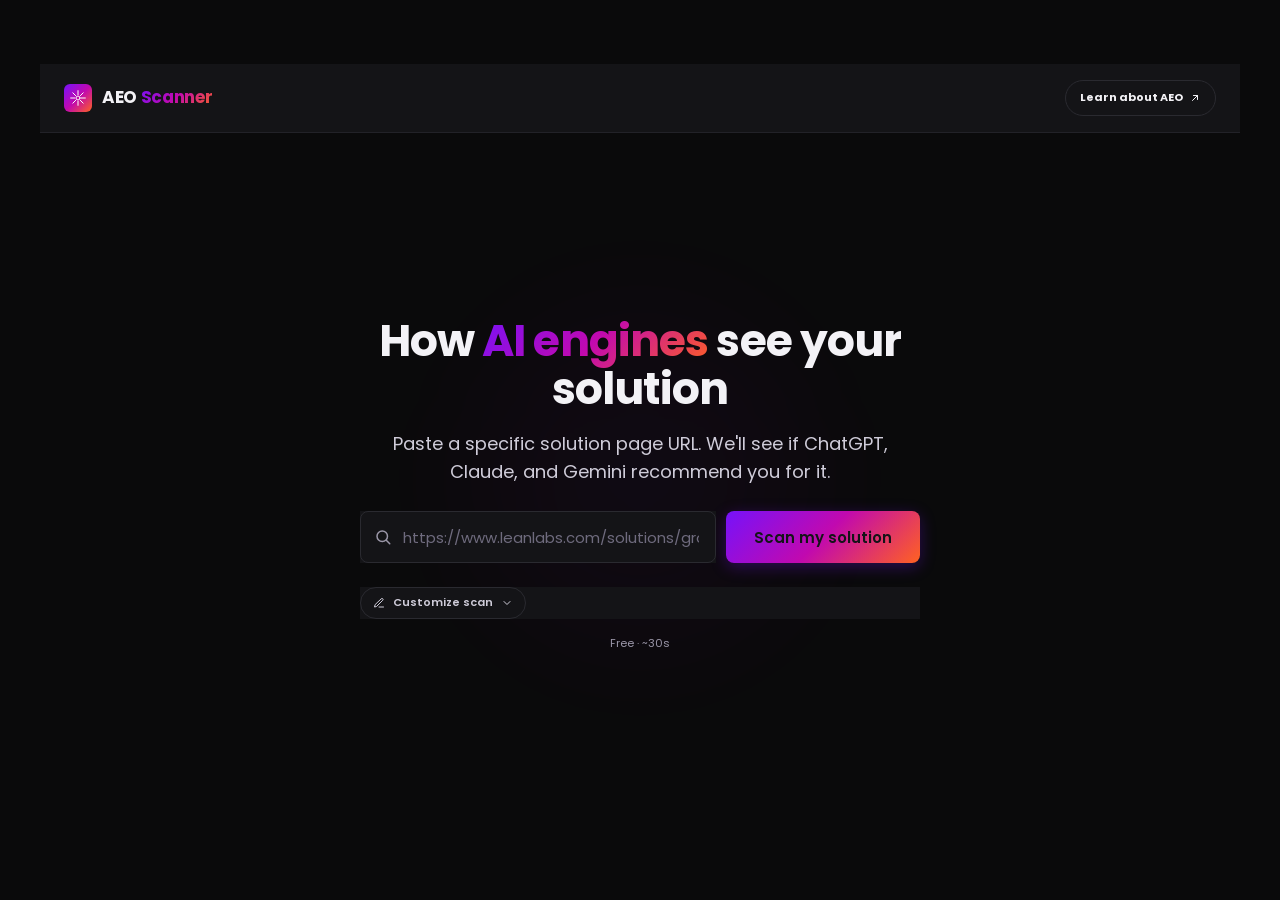
<file: scan.html>
<!DOCTYPE html>
<html lang="en">
<head>
<meta charset="UTF-8">
<meta name="viewport" content="width=device-width, initial-scale=1.0">
<title>AEO Scanner | How AI engines see your solution</title>
<link rel="preconnect" href="https://fonts.googleapis.com">
<link rel="preconnect" href="https://fonts.gstatic.com" crossorigin>
<link href="https://fonts.googleapis.com/css2?family=Poppins:wght@400;500;600;700&display=swap" rel="stylesheet">
<link rel="stylesheet" href="styles.css">
<link rel="stylesheet" href="scan.css?v=20260531">
<link rel="stylesheet" href="scan-dark.css?v=20260602">
</head>
<body class="scan-body">

<!-- ════════════════════════════════════════════════════════════
     SCREEN 1 — ENTRY (above the fold, default view on load)
     ════════════════════════════════════════════════════════════ -->
<section id="entry" class="scan-entry">
  <!-- entry nav -->
  <div class="nav nav-minimal">
    <div class="nav-logo">
      <div class="nav-icon">
        <svg viewBox="0 0 24 24" fill="none" stroke="currentColor" stroke-width="2" stroke-linecap="round" stroke-linejoin="round"><circle cx="12" cy="12" r="3"/><path d="M12 1v6m0 10v6M4.22 4.22l4.24 4.24m7.08 7.08l4.24 4.24M1 12h6m10 0h6M4.22 19.78l4.24-4.24m7.08-7.08l4.24-4.24"/></svg>
      </div>
      <span class="nav-logo-text">AEO <span class="gradient-text">Scanner</span></span>
    </div>
    <a href="https://www.lean-labs.com/" target="_blank" rel="noopener" class="nav-pill">
      Learn about AEO
      <svg viewBox="0 0 24 24" fill="none" stroke="currentColor" stroke-width="2" stroke-linecap="round" stroke-linejoin="round"><path d="M7 17L17 7M9 7h8v8"/></svg>
    </a>
  </div>

  <!-- full-viewport hero -->
  <div class="scan-hero">
    <div class="input-glow-bg"></div>
    <div class="scan-hero-inner">
      <h1 class="scan-hero-title">How <span class="gradient-text">AI engines</span> see your solution</h1>
      <p class="scan-hero-sub">Paste a specific solution page URL. We'll see if ChatGPT, Claude, and Gemini recommend you for it.</p>

      <form id="scanForm" class="scan-form" autocomplete="off">
        <div class="scan-input-wrap">
          <svg class="scan-input-icon" viewBox="0 0 24 24" fill="none" stroke="currentColor" stroke-width="2" stroke-linecap="round" stroke-linejoin="round"><circle cx="11" cy="11" r="7"/><path d="m21 21-4.3-4.3"/></svg>
          <input id="scanUrl" class="scan-input" type="url" placeholder="https://www.leanlabs.com/solutions/growth-driven-design" required>
        </div>
        <button type="submit" class="btn-primary scan-submit">Scan my solution</button>
      </form>
      <p class="form-error" id="scanUrlError" hidden></p>

      <!-- Optional pre-run inputs — collapsed behind <details> disclosure -->
      <details class="hero-context-toggle" id="ctxToggle">
        <summary class="hero-context-summary">
          <svg viewBox="0 0 24 24" fill="none" stroke="currentColor" stroke-width="2" stroke-linecap="round" stroke-linejoin="round"><path d="M12 20h9M16.5 3.5a2.12 2.12 0 1 1 3 3L7 19l-4 1 1-4Z"/></svg>
          <span>Customize scan</span>
          <svg class="hero-context-chevron" viewBox="0 0 24 24" fill="none" stroke="currentColor" stroke-width="2" stroke-linecap="round" stroke-linejoin="round"><path d="m6 9 6 6 6-6"/></svg>
        </summary>
        <div class="hero-context-body">
          <div class="ctx-fields">
            <label class="ctx-field">Industry / category
              <input type="text" id="inputCategory" class="ctx-input" placeholder="e.g. HubSpot growth marketing agency">
            </label>
            <label class="ctx-field">Who you sell to
              <input type="text" id="inputIcp" class="ctx-input" placeholder="e.g. B2B SaaS companies">
            </label>
          </div>
          <p class="ctx-help">We'll infer your category and audience from the page if you skip these.</p>
        </div>
      </details>

      <p class="scan-hero-foot">Free · ~30s</p>
    </div>
  </div>
</section>

<!-- ════════════════════════════════════════════════════════════
     SCREEN 2 — RESULTS (revealed after Scan; compact header + report)
     ════════════════════════════════════════════════════════════ -->
<div id="results" class="results-screen" hidden>

  <!-- compact header: small logo + scanned URL + scan-another link -->
  <div class="nav compact-header nav-minimal">
    <div class="nav-logo">
      <div class="nav-icon">
        <svg viewBox="0 0 24 24" fill="none" stroke="currentColor" stroke-width="2" stroke-linecap="round" stroke-linejoin="round"><circle cx="12" cy="12" r="3"/><path d="M12 1v6m0 10v6M4.22 4.22l4.24 4.24m7.08 7.08l4.24 4.24M1 12h6m10 0h6M4.22 19.78l4.24-4.24m7.08-7.08l4.24-4.24"/></svg>
      </div>
      <span class="nav-logo-text">AEO <span class="gradient-text">Scanner</span></span>
    </div>
    <div class="compact-header-right">
      <span class="compact-url" id="compactUrl"></span>
      <button type="button" class="link-btn" id="scanAnotherBtn">scan another</button>
    </div>
  </div>

  <!-- STATE CONTAINER (error / empty states render here) -->
  <section id="scanState" class="scan-state" hidden></section>

  <!-- RESULTS SHELL -->
  <main id="report" class="results">

    <!-- BIG AI Visibility Score section -->
    <section class="results-head score-section">
      <h2 class="score-heading">AI Visibility Score</h2>
      <p class="score-subtitle" id="scoreSubtitle"></p>
      <p class="score-timestamp" id="scoreTimestamp"></p>
      <div id="gauge" class="gauge"></div>
      <div id="levelLabel" class="level-label"></div>
      <div id="brandContext" class="brand-context"></div>
    </section>

    <!-- "Improve the score N" CTA — fail-count pill button (CF parity) -->
    <section id="improveCtaMount" class="improve-cta-mount"></section>

    <!-- AEO category tiles (clickable → smooth-scroll to detail below) -->
    <section class="results-block" id="categoriesSection">
      <h2 class="block-title" id="categoriesTitle">What we found</h2>
      <p class="block-sub" id="categoriesSub">Tap a card to see every check and how to fix it.</p>
      <div id="categories" class="categories categories-solutions"></div>
    </section>

    <!-- Category detail sections (one collapsible group per category) -->
    <section class="results-block" id="categoryDetailsSection">
      <div id="categoryDetails" class="check-details"></div>
    </section>

    <!-- CTA band — its own section between tiles and the detail -->
    <section class="cta-band">
      <div class="cta-band-inner">
        <h2 class="cta-band-title">Want AI to start recommending you?</h2>
        <p class="cta-band-sub">Book a free 30-minute call. We'll turn this report into a prioritized fix plan, with the lift to expect.</p>
        <a class="book-btn cta-band-btn" href="#book">Book my call
          <svg viewBox="0 0 24 24" fill="none" stroke="currentColor" stroke-width="2" stroke-linecap="round" stroke-linejoin="round"><path d="M5 12h14m-7-7 7 7-7 7"/></svg>
        </a>
      </div>
    </section>

    <!-- Footer CTA (second instance at the very bottom) -->
    <section class="results-block footer-cta">
      <div class="footer-cta-inner">
        <div class="footer-cta-copy">
          <strong class="footer-cta-title">Want AI to start recommending you?</strong>
          <span class="footer-cta-sub">Book a free 30-minute call. We'll turn this report into a prioritized fix plan, with the lift to expect.</span>
        </div>
        <a class="book-btn footer-book-btn" href="#book">Book my call →</a>
      </div>
    </section>

  </main>
</div>

<script src="scan-mock-data.js?v=20260531"></script>
<script src="scan.js?v=20260615c"></script>
</body>
</html>
</file>
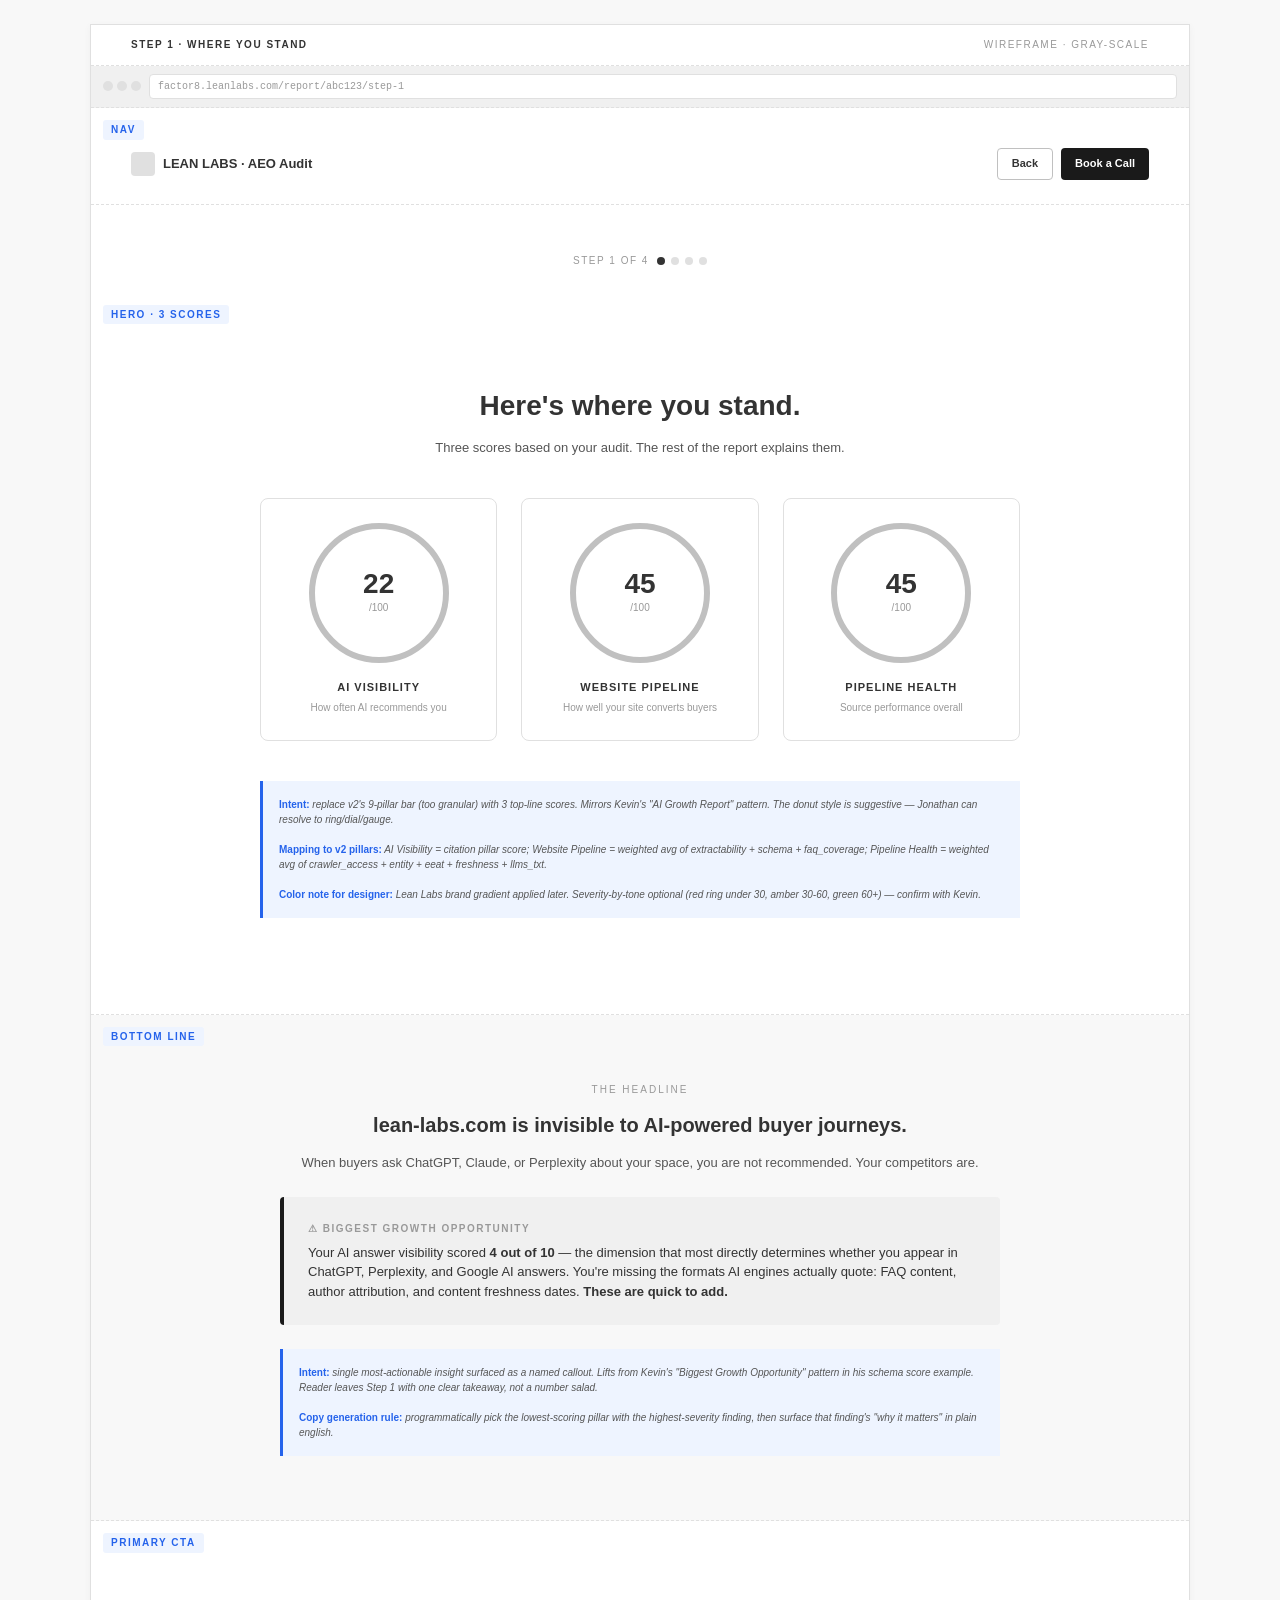
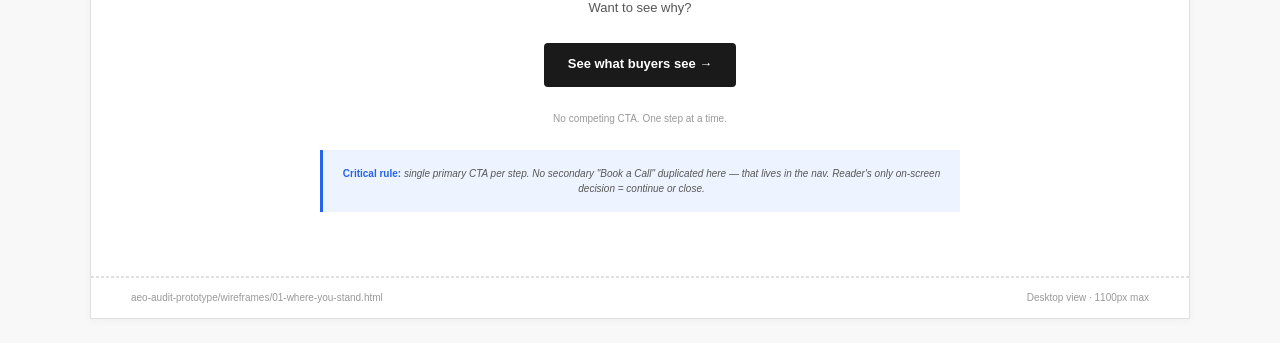
<file: wireframes/01-where-you-stand.html>
<!DOCTYPE html>
<html lang="en">
<head>
<meta charset="UTF-8">
<meta name="viewport" content="width=device-width, initial-scale=1.0">
<title>Step 1 — Where You Stand · AEO Audit Wireframe</title>
<link rel="stylesheet" href="styles-wireframe.css">
</head>
<body>

<div class="wireframe-page">

  <div class="wireframe-header">
    <strong>Step 1 · Where You Stand</strong>
    <span>Wireframe · gray-scale</span>
  </div>

  <div class="fake-browser">
    <div class="dots"><span class="dot"></span><span class="dot"></span><span class="dot"></span></div>
    <div class="url">factor8.leanlabs.com/report/abc123/step-1</div>
  </div>

  <!-- NAV -->
  <section class="wf tight">
    <span class="section-label">Nav</span>
    <div style="display:flex; justify-content:space-between; align-items:center; margin-top: var(--space-sm);">
      <div style="display:flex; align-items:center; gap:8px;">
        <div style="width:24px; height:24px; background:var(--gray-200); border-radius:4px;"></div>
        <strong style="color:var(--gray-800); font-size: var(--text-base);">LEAN LABS · AEO Audit</strong>
      </div>
      <div style="display:flex; gap:8px;">
        <a class="btn secondary small" href="index.html">Back</a>
        <span class="btn small">Book a Call</span>
      </div>
    </div>
  </section>

  <!-- PROGRESS -->
  <section class="wf tight" style="border-bottom: none;">
    <div class="progress">
      <span>Step 1 of 4</span>
      <div class="progress-dots">
        <span class="progress-dot active"></span>
        <span class="progress-dot"></span>
        <span class="progress-dot"></span>
        <span class="progress-dot"></span>
      </div>
    </div>
  </section>

  <!-- HERO: 3 SCORES -->
  <section class="wf hero" style="text-align:center;">
    <span class="section-label">Hero · 3 scores</span>

    <div class="centered">
      <h1 class="step-heading">Here's where you stand.</h1>
      <p style="font-size: var(--text-base); color: var(--gray-600);">Three scores based on your audit. The rest of the report explains them.</p>
    </div>

    <div class="grid-3" style="max-width: 760px; margin: var(--space-lg) auto 0;">
      <div class="score-card">
        <div class="score-donut">
          <span class="num">22</span>
          <span class="max">/100</span>
        </div>
        <div class="name">AI Visibility</div>
        <div class="hint">How often AI recommends you</div>
      </div>
      <div class="score-card">
        <div class="score-donut">
          <span class="num">45</span>
          <span class="max">/100</span>
        </div>
        <div class="name">Website Pipeline</div>
        <div class="hint">How well your site converts buyers</div>
      </div>
      <div class="score-card">
        <div class="score-donut">
          <span class="num">45</span>
          <span class="max">/100</span>
        </div>
        <div class="name">Pipeline Health</div>
        <div class="hint">Source performance overall</div>
      </div>
    </div>

    <div class="annotation" style="max-width: 760px; margin: var(--space-lg) auto 0; text-align: left;">
      <strong>Intent:</strong> replace v2's 9-pillar bar (too granular) with 3 top-line scores. Mirrors Kevin's "AI Growth Report" pattern. The donut style is suggestive — Jonathan can resolve to ring/dial/gauge.
      <br><br>
      <strong>Mapping to v2 pillars:</strong> AI Visibility = citation pillar score; Website Pipeline = weighted avg of extractability + schema + faq_coverage; Pipeline Health = weighted avg of crawler_access + entity + eeat + freshness + llms_txt.
      <br><br>
      <strong>Color note for designer:</strong> Lean Labs brand gradient applied later. Severity-by-tone optional (red ring under 30, amber 30-60, green 60+) — confirm with Kevin.
    </div>
  </section>

  <!-- BOTTOM LINE -->
  <section class="wf alt">
    <span class="section-label">Bottom Line</span>
    <div class="centered wide">
      <span class="eyebrow">The Headline</span>
      <h2 class="section-heading">lean-labs.com is invisible to AI-powered buyer journeys.</h2>
      <p style="font-size: var(--text-base); color: var(--gray-600);">When buyers ask ChatGPT, Claude, or Perplexity about your space, you are not recommended. Your competitors are.</p>
    </div>

    <div class="callout critical" style="max-width: 720px; margin: var(--space-md) auto 0;">
      <div class="callout-eyebrow">⚠ Biggest Growth Opportunity</div>
      <div class="callout-body">
        Your AI answer visibility scored <strong>4 out of 10</strong> — the dimension that most directly determines whether you appear in ChatGPT, Perplexity, and Google AI answers. You're missing the formats AI engines actually quote: FAQ content, author attribution, and content freshness dates. <strong>These are quick to add.</strong>
      </div>
    </div>

    <div class="annotation" style="max-width: 720px; margin: var(--space-md) auto 0;">
      <strong>Intent:</strong> single most-actionable insight surfaced as a named callout. Lifts from Kevin's "Biggest Growth Opportunity" pattern in his schema score example. Reader leaves Step 1 with one clear takeaway, not a number salad.
      <br><br>
      <strong>Copy generation rule:</strong> programmatically pick the lowest-scoring pillar with the highest-severity finding, then surface that finding's "why it matters" in plain english.
    </div>
  </section>

  <!-- CTA -->
  <section class="wf" style="text-align:center;">
    <span class="section-label">Primary CTA</span>
    <div class="centered">
      <p style="font-size: var(--text-base); color: var(--gray-600);">Want to see why?</p>
      <div class="btn-row center">
        <a class="btn" href="02-what-buyers-see.html">See what buyers see →</a>
      </div>
      <p style="font-size: var(--text-xs); color: var(--gray-400); margin-top: var(--space-md);">No competing CTA. One step at a time.</p>
    </div>

    <div class="annotation" style="max-width: 640px; margin: var(--space-md) auto 0;">
      <strong>Critical rule:</strong> single primary CTA per step. No secondary "Book a Call" duplicated here — that lives in the nav. Reader's only on-screen decision = continue or close.
    </div>
  </section>

  <div class="wireframe-footer">
    <span>aeo-audit-prototype/wireframes/01-where-you-stand.html</span>
    <span>Desktop view · 1100px max</span>
  </div>

</div>

</body>
</html>
</file>
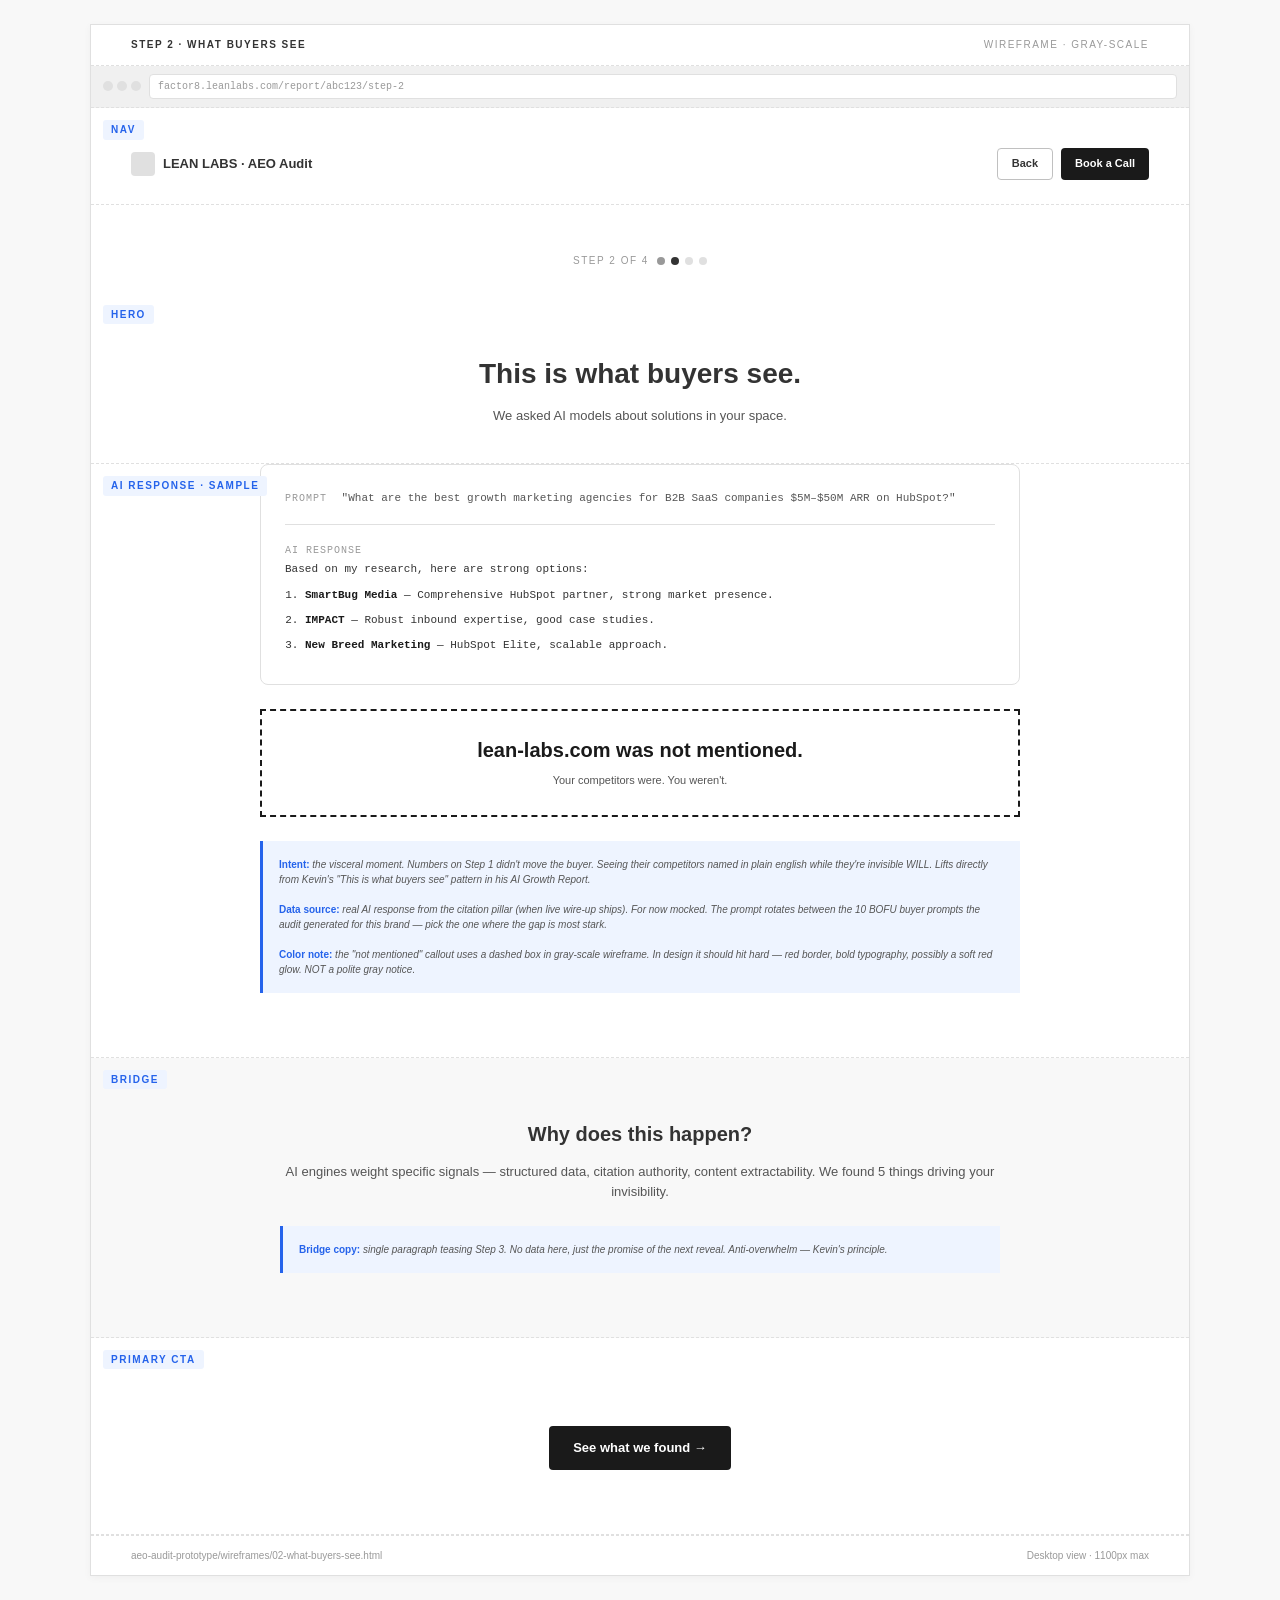
<file: wireframes/02-what-buyers-see.html>
<!DOCTYPE html>
<html lang="en">
<head>
<meta charset="UTF-8">
<meta name="viewport" content="width=device-width, initial-scale=1.0">
<title>Step 2 — What Buyers See · AEO Audit Wireframe</title>
<link rel="stylesheet" href="styles-wireframe.css">
</head>
<body>

<div class="wireframe-page">

  <div class="wireframe-header">
    <strong>Step 2 · What Buyers See</strong>
    <span>Wireframe · gray-scale</span>
  </div>

  <div class="fake-browser">
    <div class="dots"><span class="dot"></span><span class="dot"></span><span class="dot"></span></div>
    <div class="url">factor8.leanlabs.com/report/abc123/step-2</div>
  </div>

  <!-- NAV -->
  <section class="wf tight">
    <span class="section-label">Nav</span>
    <div style="display:flex; justify-content:space-between; align-items:center; margin-top: var(--space-sm);">
      <div style="display:flex; align-items:center; gap:8px;">
        <div style="width:24px; height:24px; background:var(--gray-200); border-radius:4px;"></div>
        <strong style="color:var(--gray-800); font-size: var(--text-base);">LEAN LABS · AEO Audit</strong>
      </div>
      <div style="display:flex; gap:8px;">
        <a class="btn secondary small" href="01-where-you-stand.html">Back</a>
        <span class="btn small">Book a Call</span>
      </div>
    </div>
  </section>

  <!-- PROGRESS -->
  <section class="wf tight" style="border-bottom: none;">
    <div class="progress">
      <span>Step 2 of 4</span>
      <div class="progress-dots">
        <span class="progress-dot done"></span>
        <span class="progress-dot active"></span>
        <span class="progress-dot"></span>
        <span class="progress-dot"></span>
      </div>
    </div>
  </section>

  <!-- HERO HEADING -->
  <section class="wf" style="text-align:center; padding-bottom: var(--space-md);">
    <span class="section-label">Hero</span>
    <div class="centered">
      <h1 class="step-heading">This is what buyers see.</h1>
      <p style="font-size: var(--text-base); color: var(--gray-600);">We asked AI models about solutions in your space.</p>
    </div>
  </section>

  <!-- AI RESPONSE BOX -->
  <section class="wf" style="padding-top: 0;">
    <span class="section-label">AI Response · Sample</span>

    <div class="ai-response" style="max-width: 760px; margin: 0 auto;">
      <div class="ai-prompt">
        <span class="ai-prompt-label">Prompt</span>
        "What are the best growth marketing agencies for B2B SaaS companies $5M–$50M ARR on HubSpot?"
      </div>
      <div>
        <span class="ai-answer-label">AI Response</span>
      </div>
      <p style="margin: 0 0 8px;">Based on my research, here are strong options:</p>
      <ol>
        <li><strong>SmartBug Media</strong> — Comprehensive HubSpot partner, strong market presence.</li>
        <li><strong>IMPACT</strong> — Robust inbound expertise, good case studies.</li>
        <li><strong>New Breed Marketing</strong> — HubSpot Elite, scalable approach.</li>
      </ol>
    </div>

    <div class="not-mentioned" style="max-width: 760px; margin: var(--space-md) auto 0;">
      <strong>lean-labs.com was not mentioned.</strong>
      <span>Your competitors were. You weren't.</span>
    </div>

    <div class="annotation" style="max-width: 760px; margin: var(--space-md) auto 0;">
      <strong>Intent:</strong> the visceral moment. Numbers on Step 1 didn't move the buyer. Seeing their competitors named in plain english while they're invisible WILL. Lifts directly from Kevin's "This is what buyers see" pattern in his AI Growth Report.
      <br><br>
      <strong>Data source:</strong> real AI response from the citation pillar (when live wire-up ships). For now mocked. The prompt rotates between the 10 BOFU buyer prompts the audit generated for this brand — pick the one where the gap is most stark.
      <br><br>
      <strong>Color note:</strong> the "not mentioned" callout uses a dashed box in gray-scale wireframe. In design it should hit hard — red border, bold typography, possibly a soft red glow. NOT a polite gray notice.
    </div>
  </section>

  <!-- WHY (the bridge to Step 3) -->
  <section class="wf alt">
    <span class="section-label">Bridge</span>
    <div class="centered wide">
      <h2 class="section-heading">Why does this happen?</h2>
      <p style="font-size: var(--text-base); color: var(--gray-600);">AI engines weight specific signals — structured data, citation authority, content extractability. We found 5 things driving your invisibility.</p>
    </div>

    <div class="annotation" style="max-width: 720px; margin: var(--space-md) auto 0;">
      <strong>Bridge copy:</strong> single paragraph teasing Step 3. No data here, just the promise of the next reveal. Anti-overwhelm — Kevin's principle.
    </div>
  </section>

  <!-- CTA -->
  <section class="wf" style="text-align:center;">
    <span class="section-label">Primary CTA</span>
    <div class="centered">
      <div class="btn-row center">
        <a class="btn" href="03-what-we-found.html">See what we found →</a>
      </div>
    </div>
  </section>

  <div class="wireframe-footer">
    <span>aeo-audit-prototype/wireframes/02-what-buyers-see.html</span>
    <span>Desktop view · 1100px max</span>
  </div>

</div>

</body>
</html>
</file>
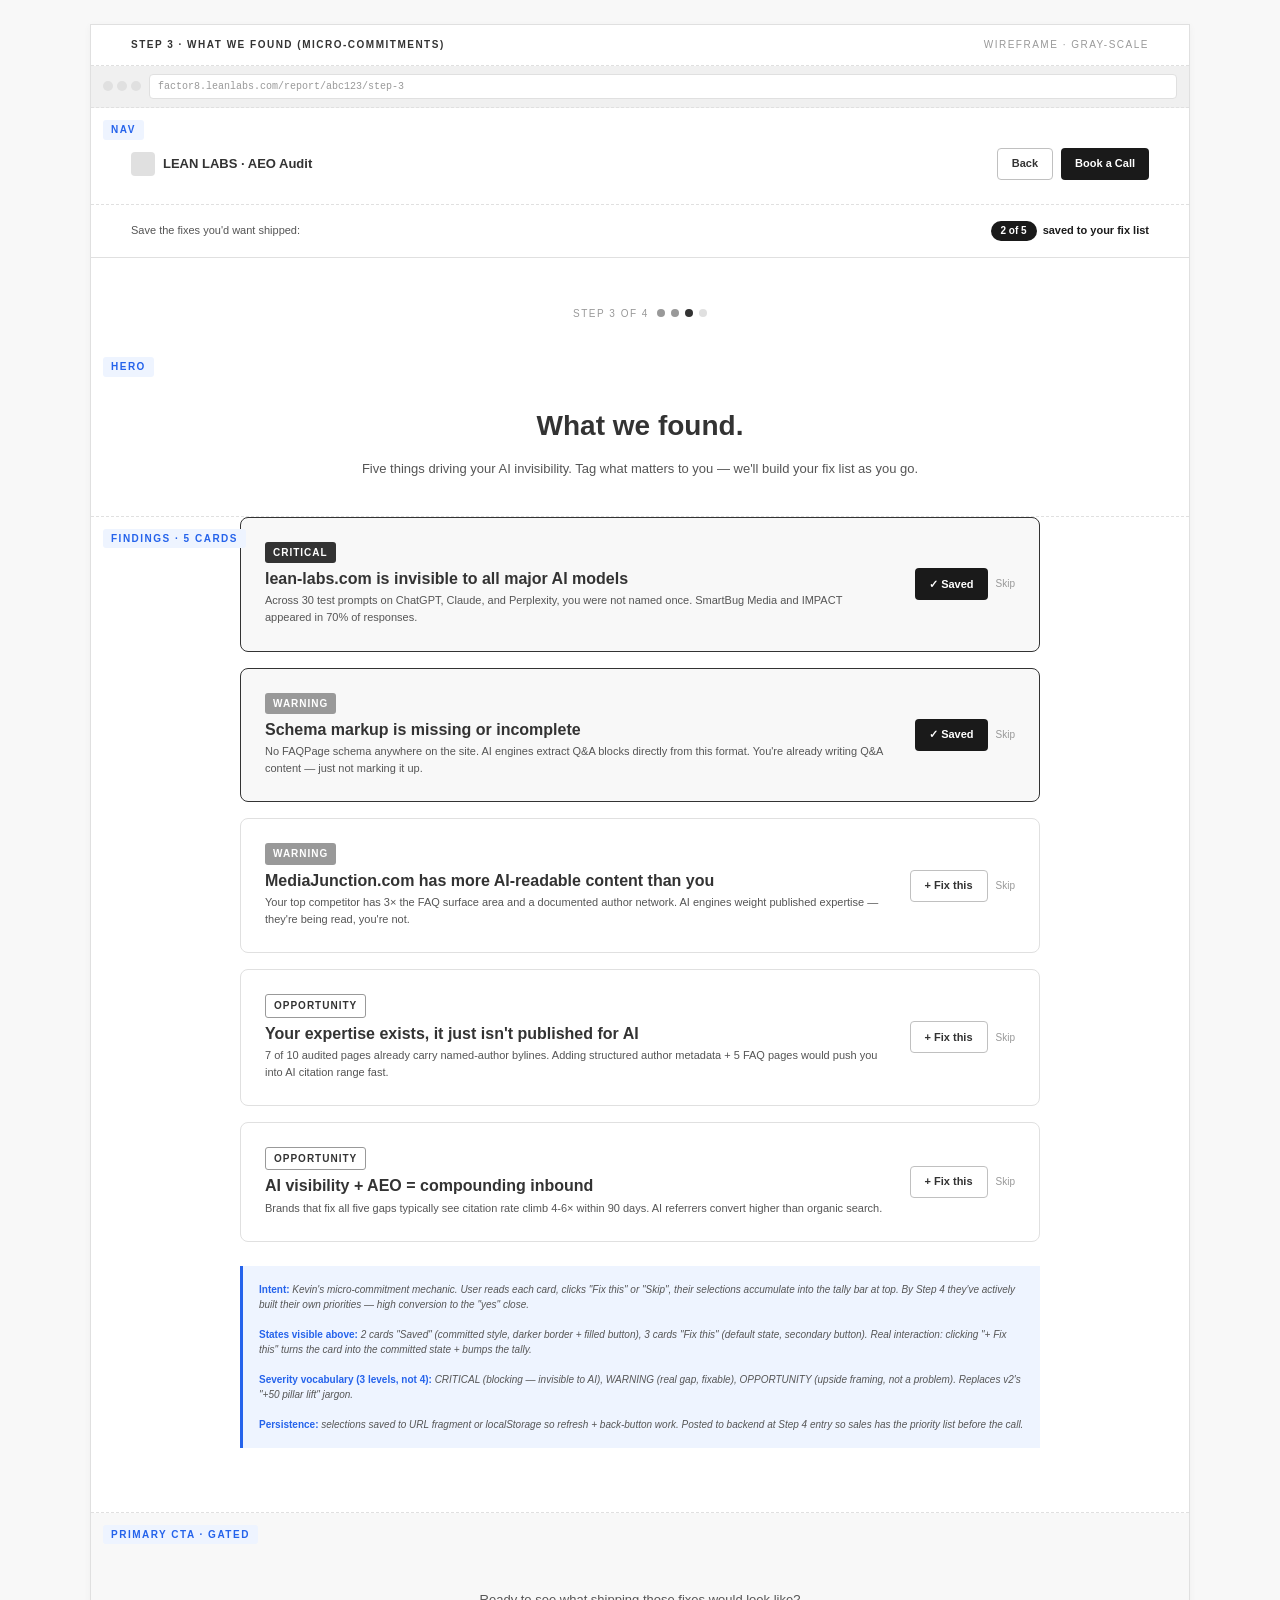
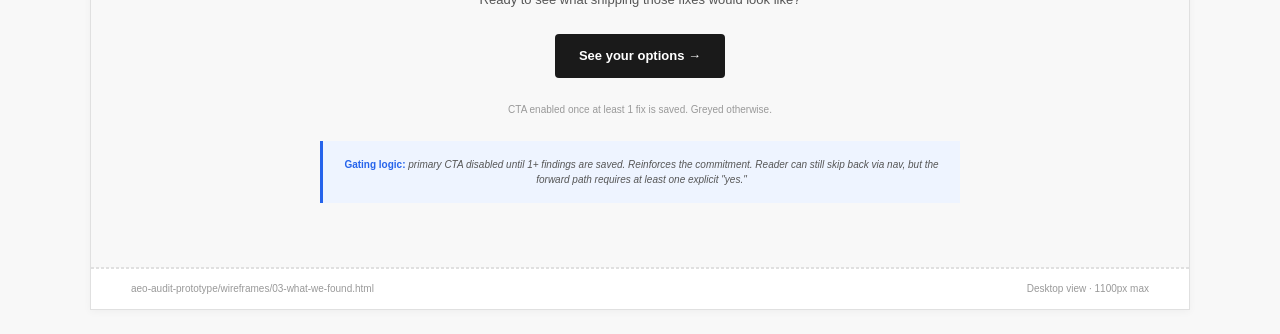
<file: wireframes/03-what-we-found.html>
<!DOCTYPE html>
<html lang="en">
<head>
<meta charset="UTF-8">
<meta name="viewport" content="width=device-width, initial-scale=1.0">
<title>Step 3 — What We Found · AEO Audit Wireframe</title>
<link rel="stylesheet" href="styles-wireframe.css">
</head>
<body>

<div class="wireframe-page">

  <div class="wireframe-header">
    <strong>Step 3 · What We Found (micro-commitments)</strong>
    <span>Wireframe · gray-scale</span>
  </div>

  <div class="fake-browser">
    <div class="dots"><span class="dot"></span><span class="dot"></span><span class="dot"></span></div>
    <div class="url">factor8.leanlabs.com/report/abc123/step-3</div>
  </div>

  <!-- NAV -->
  <section class="wf tight">
    <span class="section-label">Nav</span>
    <div style="display:flex; justify-content:space-between; align-items:center; margin-top: var(--space-sm);">
      <div style="display:flex; align-items:center; gap:8px;">
        <div style="width:24px; height:24px; background:var(--gray-200); border-radius:4px;"></div>
        <strong style="color:var(--gray-800); font-size: var(--text-base);">LEAN LABS · AEO Audit</strong>
      </div>
      <div style="display:flex; gap:8px;">
        <a class="btn secondary small" href="02-what-buyers-see.html">Back</a>
        <span class="btn small">Book a Call</span>
      </div>
    </div>
  </section>

  <!-- TALLY BAR (sticky) -->
  <div class="tally-bar">
    <span>Save the fixes you'd want shipped:</span>
    <span class="tally-count">
      <span class="tally-pill">2 of 5</span>
      saved to your fix list
    </span>
  </div>

  <!-- PROGRESS -->
  <section class="wf tight" style="border-bottom: none;">
    <div class="progress">
      <span>Step 3 of 4</span>
      <div class="progress-dots">
        <span class="progress-dot done"></span>
        <span class="progress-dot done"></span>
        <span class="progress-dot active"></span>
        <span class="progress-dot"></span>
      </div>
    </div>
  </section>

  <!-- HERO -->
  <section class="wf" style="text-align:center; padding-bottom: var(--space-md);">
    <span class="section-label">Hero</span>
    <div class="centered">
      <h1 class="step-heading">What we found.</h1>
      <p style="font-size: var(--text-base); color: var(--gray-600);">Five things driving your AI invisibility. Tag what matters to you — we'll build your fix list as you go.</p>
    </div>
  </section>

  <!-- FINDING CARDS -->
  <section class="wf" style="padding-top: 0;">
    <span class="section-label">Findings · 5 cards</span>

    <div style="display: flex; flex-direction: column; gap: var(--space-sm); max-width: 800px; margin: 0 auto;">

      <!-- 1 CRITICAL -->
      <div class="finding committed">
        <div class="finding-body">
          <span class="badge critical">Critical</span>
          <h3 class="finding-title">lean-labs.com is invisible to all major AI models</h3>
          <p class="finding-why">Across 30 test prompts on ChatGPT, Claude, and Perplexity, you were not named once. SmartBug Media and IMPACT appeared in 70% of responses.</p>
        </div>
        <div class="finding-actions">
          <span class="btn small">✓ Saved</span>
          <span style="font-size: var(--text-xs); color: var(--gray-400);">Skip</span>
        </div>
      </div>

      <!-- 2 WARNING -->
      <div class="finding committed">
        <div class="finding-body">
          <span class="badge warning">Warning</span>
          <h3 class="finding-title">Schema markup is missing or incomplete</h3>
          <p class="finding-why">No FAQPage schema anywhere on the site. AI engines extract Q&amp;A blocks directly from this format. You're already writing Q&amp;A content — just not marking it up.</p>
        </div>
        <div class="finding-actions">
          <span class="btn small">✓ Saved</span>
          <span style="font-size: var(--text-xs); color: var(--gray-400);">Skip</span>
        </div>
      </div>

      <!-- 3 WARNING (unsaved) -->
      <div class="finding">
        <div class="finding-body">
          <span class="badge warning">Warning</span>
          <h3 class="finding-title">MediaJunction.com has more AI-readable content than you</h3>
          <p class="finding-why">Your top competitor has 3× the FAQ surface area and a documented author network. AI engines weight published expertise — they're being read, you're not.</p>
        </div>
        <div class="finding-actions">
          <span class="btn secondary small">+ Fix this</span>
          <span style="font-size: var(--text-xs); color: var(--gray-400);">Skip</span>
        </div>
      </div>

      <!-- 4 OPPORTUNITY -->
      <div class="finding">
        <div class="finding-body">
          <span class="badge opportunity">Opportunity</span>
          <h3 class="finding-title">Your expertise exists, it just isn't published for AI</h3>
          <p class="finding-why">7 of 10 audited pages already carry named-author bylines. Adding structured author metadata + 5 FAQ pages would push you into AI citation range fast.</p>
        </div>
        <div class="finding-actions">
          <span class="btn secondary small">+ Fix this</span>
          <span style="font-size: var(--text-xs); color: var(--gray-400);">Skip</span>
        </div>
      </div>

      <!-- 5 OPPORTUNITY -->
      <div class="finding">
        <div class="finding-body">
          <span class="badge opportunity">Opportunity</span>
          <h3 class="finding-title">AI visibility + AEO = compounding inbound</h3>
          <p class="finding-why">Brands that fix all five gaps typically see citation rate climb 4-6× within 90 days. AI referrers convert higher than organic search.</p>
        </div>
        <div class="finding-actions">
          <span class="btn secondary small">+ Fix this</span>
          <span style="font-size: var(--text-xs); color: var(--gray-400);">Skip</span>
        </div>
      </div>

    </div>

    <div class="annotation" style="max-width: 800px; margin: var(--space-md) auto 0;">
      <strong>Intent:</strong> Kevin's micro-commitment mechanic. User reads each card, clicks "Fix this" or "Skip", their selections accumulate into the tally bar at top. By Step 4 they've actively built their own priorities — high conversion to the "yes" close.
      <br><br>
      <strong>States visible above:</strong> 2 cards "Saved" (committed style, darker border + filled button), 3 cards "Fix this" (default state, secondary button). Real interaction: clicking "+ Fix this" turns the card into the committed state + bumps the tally.
      <br><br>
      <strong>Severity vocabulary (3 levels, not 4):</strong> CRITICAL (blocking — invisible to AI), WARNING (real gap, fixable), OPPORTUNITY (upside framing, not a problem). Replaces v2's "+50 pillar lift" jargon.
      <br><br>
      <strong>Persistence:</strong> selections saved to URL fragment or localStorage so refresh + back-button work. Posted to backend at Step 4 entry so sales has the priority list before the call.
    </div>
  </section>

  <!-- CTA -->
  <section class="wf alt" style="text-align:center;">
    <span class="section-label">Primary CTA · gated</span>
    <div class="centered">
      <p style="font-size: var(--text-base); color: var(--gray-600);">Ready to see what shipping those fixes would look like?</p>
      <div class="btn-row center">
        <a class="btn" href="04-math-and-options.html">See your options →</a>
      </div>
      <p style="font-size: var(--text-xs); color: var(--gray-400); margin-top: var(--space-md);">CTA enabled once at least 1 fix is saved. Greyed otherwise.</p>
    </div>

    <div class="annotation" style="max-width: 640px; margin: var(--space-md) auto 0;">
      <strong>Gating logic:</strong> primary CTA disabled until 1+ findings are saved. Reinforces the commitment. Reader can still skip back via nav, but the forward path requires at least one explicit "yes."
    </div>
  </section>

  <div class="wireframe-footer">
    <span>aeo-audit-prototype/wireframes/03-what-we-found.html</span>
    <span>Desktop view · 1100px max</span>
  </div>

</div>

</body>
</html>
</file>
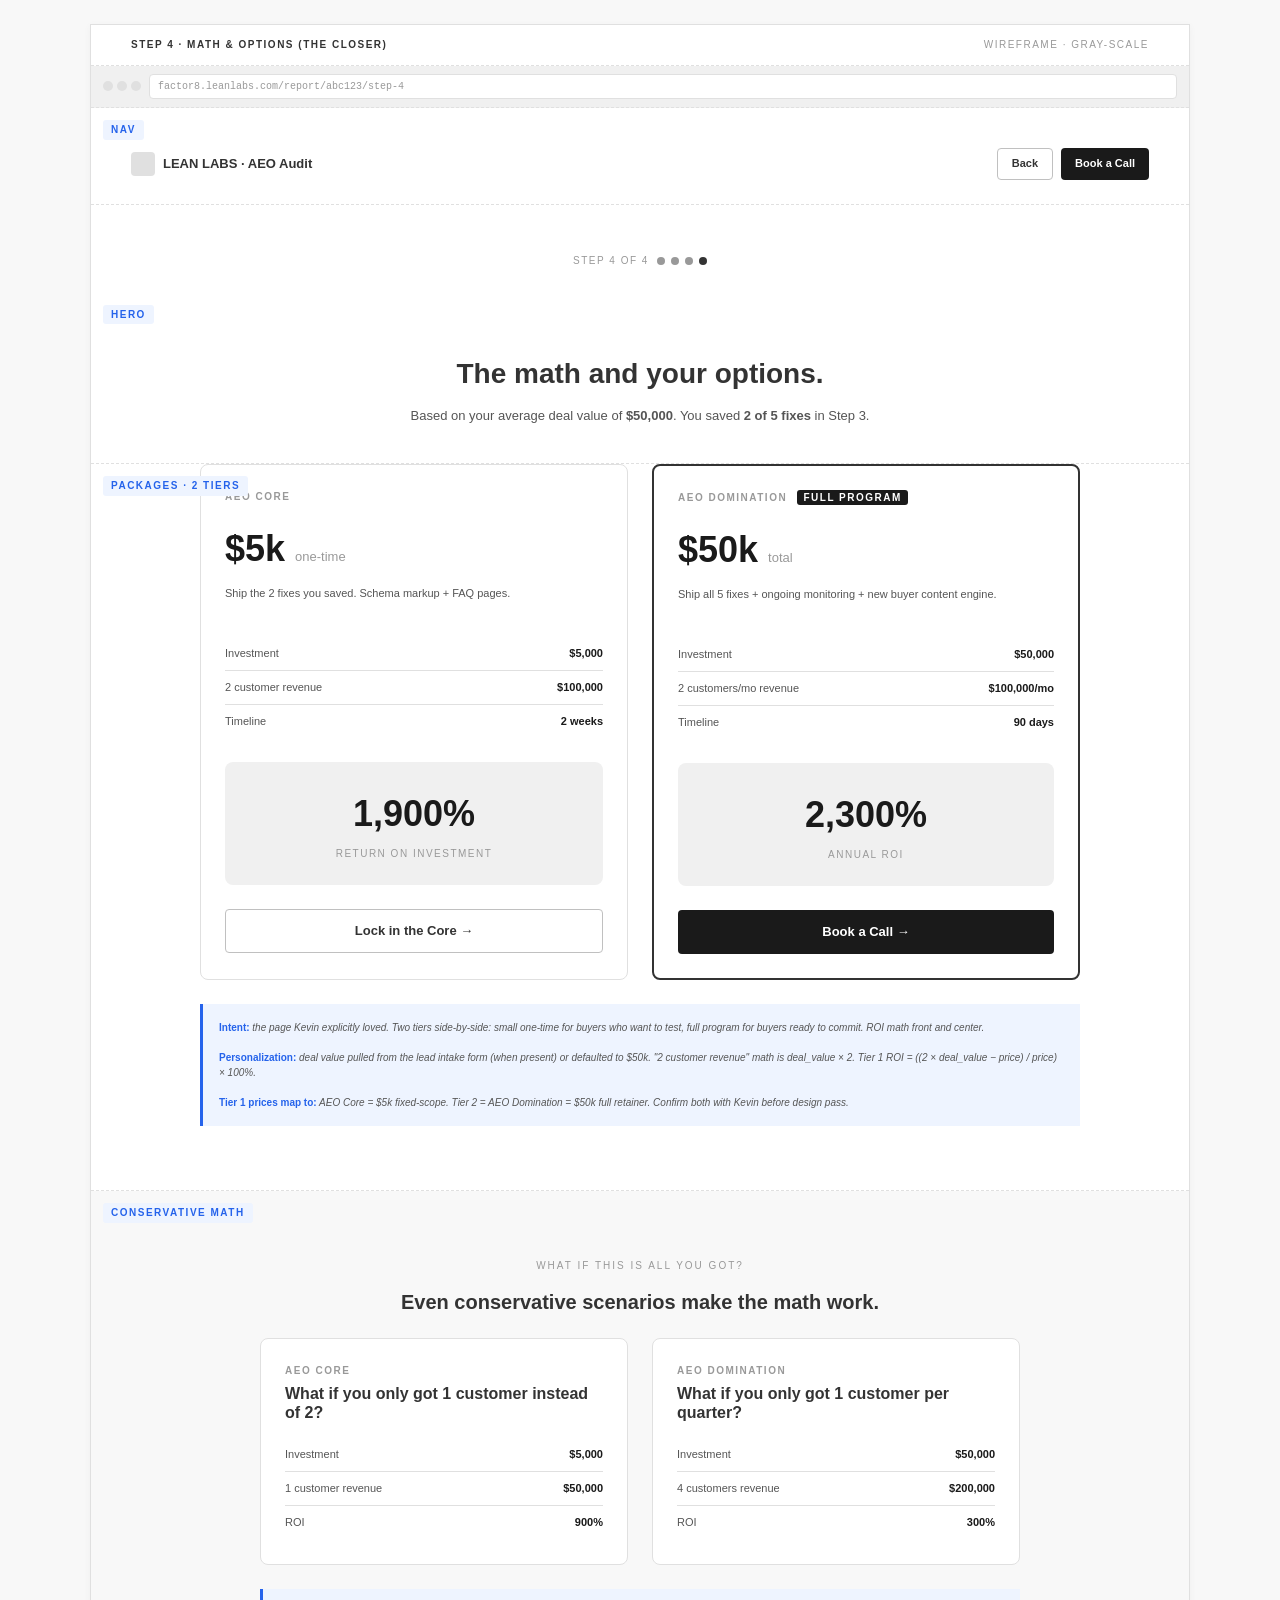
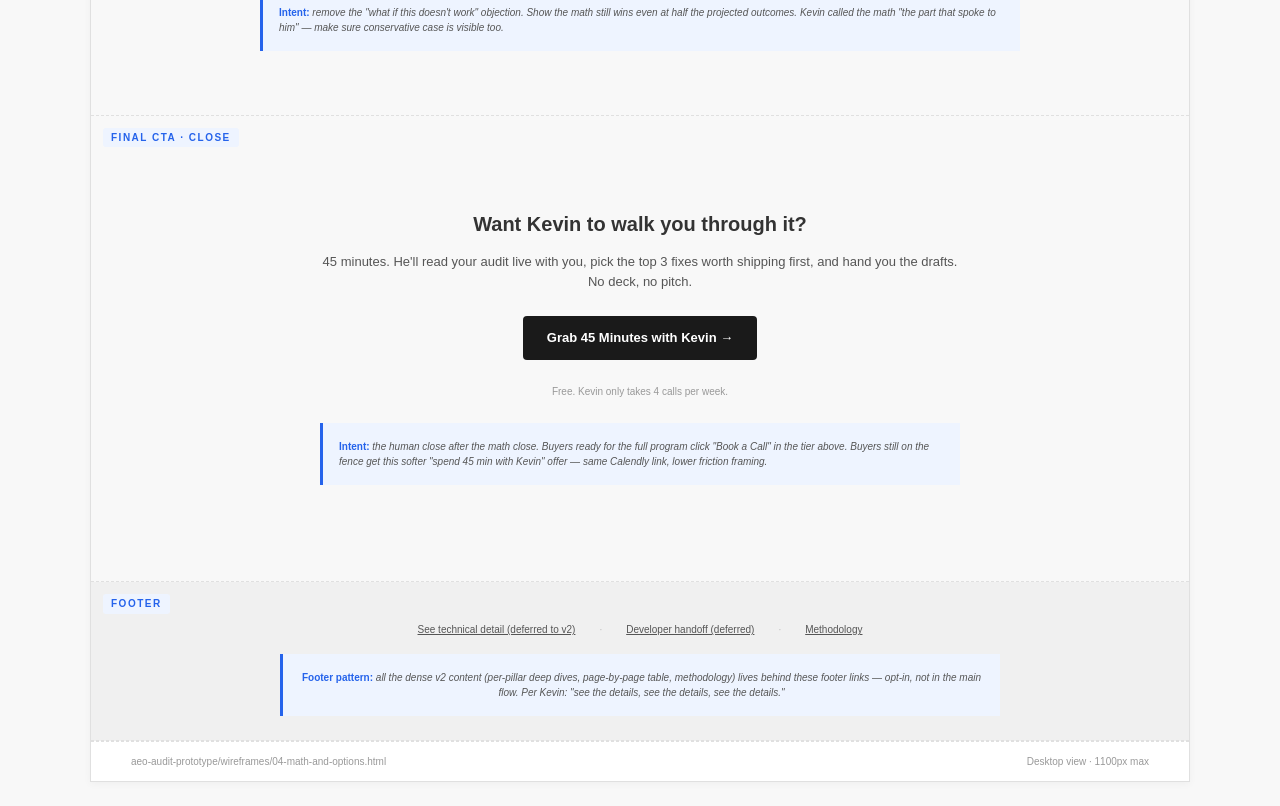
<file: wireframes/04-math-and-options.html>
<!DOCTYPE html>
<html lang="en">
<head>
<meta charset="UTF-8">
<meta name="viewport" content="width=device-width, initial-scale=1.0">
<title>Step 4 — Math &amp; Options · AEO Audit Wireframe</title>
<link rel="stylesheet" href="styles-wireframe.css">
</head>
<body>

<div class="wireframe-page">

  <div class="wireframe-header">
    <strong>Step 4 · Math &amp; Options (the closer)</strong>
    <span>Wireframe · gray-scale</span>
  </div>

  <div class="fake-browser">
    <div class="dots"><span class="dot"></span><span class="dot"></span><span class="dot"></span></div>
    <div class="url">factor8.leanlabs.com/report/abc123/step-4</div>
  </div>

  <!-- NAV -->
  <section class="wf tight">
    <span class="section-label">Nav</span>
    <div style="display:flex; justify-content:space-between; align-items:center; margin-top: var(--space-sm);">
      <div style="display:flex; align-items:center; gap:8px;">
        <div style="width:24px; height:24px; background:var(--gray-200); border-radius:4px;"></div>
        <strong style="color:var(--gray-800); font-size: var(--text-base);">LEAN LABS · AEO Audit</strong>
      </div>
      <div style="display:flex; gap:8px;">
        <a class="btn secondary small" href="03-what-we-found.html">Back</a>
        <span class="btn small">Book a Call</span>
      </div>
    </div>
  </section>

  <!-- PROGRESS -->
  <section class="wf tight" style="border-bottom: none;">
    <div class="progress">
      <span>Step 4 of 4</span>
      <div class="progress-dots">
        <span class="progress-dot done"></span>
        <span class="progress-dot done"></span>
        <span class="progress-dot done"></span>
        <span class="progress-dot active"></span>
      </div>
    </div>
  </section>

  <!-- HERO -->
  <section class="wf" style="text-align:center; padding-bottom: var(--space-md);">
    <span class="section-label">Hero</span>
    <div class="centered">
      <h1 class="step-heading">The math and your options.</h1>
      <p style="font-size: var(--text-base); color: var(--gray-600);">Based on your average deal value of <strong>$50,000</strong>. You saved <strong>2 of 5 fixes</strong> in Step 3.</p>
    </div>
  </section>

  <!-- TIERS -->
  <section class="wf" style="padding-top: 0;">
    <span class="section-label">Packages · 2 tiers</span>

    <div class="grid-2" style="max-width: 880px; margin: 0 auto;">

      <!-- TIER 1 — CORE -->
      <div class="tier">
        <span class="tier-eyebrow">AEO Core</span>
        <div class="tier-price">$5k <span class="tier-price-suffix">one-time</span></div>
        <p style="font-size: var(--text-sm); color: var(--gray-600); margin-top: 4px;">Ship the 2 fixes you saved. Schema markup + FAQ pages.</p>

        <div style="margin-top: var(--space-md);">
          <div class="tier-row"><span class="lbl">Investment</span><span class="val">$5,000</span></div>
          <div class="tier-row"><span class="lbl">2 customer revenue</span><span class="val">$100,000</span></div>
          <div class="tier-row"><span class="lbl">Timeline</span><span class="val">2 weeks</span></div>
        </div>

        <div class="tier-roi">
          <div class="tier-roi-num">1,900%</div>
          <div class="tier-roi-label">Return on investment</div>
        </div>

        <div class="btn-row" style="margin-top: var(--space-md);">
          <a class="btn secondary" href="#" style="flex: 1; justify-content:center;">Lock in the Core →</a>
        </div>
      </div>

      <!-- TIER 2 — DOMINATION (featured) -->
      <div class="tier featured">
        <span class="tier-eyebrow">AEO Domination <span style="margin-left:6px; padding: 2px 6px; background: var(--gray-900); color: var(--white); border-radius: 3px;">Full Program</span></span>
        <div class="tier-price">$50k <span class="tier-price-suffix">total</span></div>
        <p style="font-size: var(--text-sm); color: var(--gray-600); margin-top: 4px;">Ship all 5 fixes + ongoing monitoring + new buyer content engine.</p>

        <div style="margin-top: var(--space-md);">
          <div class="tier-row"><span class="lbl">Investment</span><span class="val">$50,000</span></div>
          <div class="tier-row"><span class="lbl">2 customers/mo revenue</span><span class="val">$100,000/mo</span></div>
          <div class="tier-row"><span class="lbl">Timeline</span><span class="val">90 days</span></div>
        </div>

        <div class="tier-roi">
          <div class="tier-roi-num">2,300%</div>
          <div class="tier-roi-label">Annual ROI</div>
        </div>

        <div class="btn-row" style="margin-top: var(--space-md);">
          <a class="btn" href="#" style="flex: 1; justify-content:center;">Book a Call →</a>
        </div>
      </div>

    </div>

    <div class="annotation" style="max-width: 880px; margin: var(--space-md) auto 0;">
      <strong>Intent:</strong> the page Kevin explicitly loved. Two tiers side-by-side: small one-time for buyers who want to test, full program for buyers ready to commit. ROI math front and center.
      <br><br>
      <strong>Personalization:</strong> deal value pulled from the lead intake form (when present) or defaulted to $50k. "2 customer revenue" math is deal_value × 2. Tier 1 ROI = ((2 × deal_value − price) / price) × 100%.
      <br><br>
      <strong>Tier 1 prices map to:</strong> AEO Core = $5k fixed-scope. Tier 2 = AEO Domination = $50k full retainer. Confirm both with Kevin before design pass.
    </div>
  </section>

  <!-- CONSERVATIVE SCENARIO -->
  <section class="wf alt">
    <span class="section-label">Conservative Math</span>
    <div class="centered wide">
      <span class="eyebrow">What if this is all you got?</span>
      <h2 class="section-heading">Even conservative scenarios make the math work.</h2>
    </div>

    <div class="grid-2" style="max-width: 760px; margin: var(--space-md) auto 0;">
      <div class="card">
        <div style="font-size: var(--text-xs); text-transform:uppercase; letter-spacing:1.5px; color: var(--gray-400); font-weight: 700; margin-bottom: 6px;">AEO Core</div>
        <h3 class="card-heading" style="margin-bottom: var(--space-sm);">What if you only got <strong>1 customer instead of 2?</strong></h3>
        <div class="tier-row"><span class="lbl">Investment</span><span class="val">$5,000</span></div>
        <div class="tier-row"><span class="lbl">1 customer revenue</span><span class="val">$50,000</span></div>
        <div class="tier-row"><span class="lbl">ROI</span><span class="val">900%</span></div>
      </div>
      <div class="card">
        <div style="font-size: var(--text-xs); text-transform:uppercase; letter-spacing:1.5px; color: var(--gray-400); font-weight: 700; margin-bottom: 6px;">AEO Domination</div>
        <h3 class="card-heading" style="margin-bottom: var(--space-sm);">What if you only got <strong>1 customer per quarter?</strong></h3>
        <div class="tier-row"><span class="lbl">Investment</span><span class="val">$50,000</span></div>
        <div class="tier-row"><span class="lbl">4 customers revenue</span><span class="val">$200,000</span></div>
        <div class="tier-row"><span class="lbl">ROI</span><span class="val">300%</span></div>
      </div>
    </div>

    <div class="annotation" style="max-width: 760px; margin: var(--space-md) auto 0;">
      <strong>Intent:</strong> remove the "what if this doesn't work" objection. Show the math still wins even at half the projected outcomes. Kevin called the math "the part that spoke to him" — make sure conservative case is visible too.
    </div>
  </section>

  <!-- FINAL CTA -->
  <section class="wf hero" style="text-align:center; background: var(--gray-50);">
    <span class="section-label">Final CTA · Close</span>

    <div class="centered">
      <h2 class="section-heading">Want Kevin to walk you through it?</h2>
      <p style="font-size: var(--text-base); color: var(--gray-600);">45 minutes. He'll read your audit live with you, pick the top 3 fixes worth shipping first, and hand you the drafts. No deck, no pitch.</p>
      <div class="btn-row center">
        <a class="btn" href="#">Grab 45 Minutes with Kevin →</a>
      </div>
      <p style="font-size: var(--text-xs); color: var(--gray-400); margin-top: var(--space-md);">Free. Kevin only takes 4 calls per week.</p>
    </div>

    <div class="annotation" style="max-width: 640px; margin: var(--space-md) auto 0; text-align:left;">
      <strong>Intent:</strong> the human close after the math close. Buyers ready for the full program click "Book a Call" in the tier above. Buyers still on the fence get this softer "spend 45 min with Kevin" offer — same Calendly link, lower friction framing.
    </div>
  </section>

  <!-- FOOTER LINKS -->
  <section class="wf tight" style="background: var(--gray-100); text-align: center;">
    <span class="section-label">Footer</span>
    <div style="display:flex; gap: var(--space-md); justify-content:center; flex-wrap: wrap; margin-top: var(--space-sm); font-size: var(--text-xs);">
      <a href="#" style="color: var(--gray-600); text-decoration: underline;">See technical detail (deferred to v2)</a>
      <span style="color: var(--gray-300);">·</span>
      <a href="#" style="color: var(--gray-600); text-decoration: underline;">Developer handoff (deferred)</a>
      <span style="color: var(--gray-300);">·</span>
      <a href="#" style="color: var(--gray-600); text-decoration: underline;">Methodology</a>
    </div>
    <div class="annotation" style="max-width: 720px; margin: var(--space-sm) auto 0;">
      <strong>Footer pattern:</strong> all the dense v2 content (per-pillar deep dives, page-by-page table, methodology) lives behind these footer links — opt-in, not in the main flow. Per Kevin: "see the details, see the details, see the details."
    </div>
  </section>

  <div class="wireframe-footer">
    <span>aeo-audit-prototype/wireframes/04-math-and-options.html</span>
    <span>Desktop view · 1100px max</span>
  </div>

</div>

</body>
</html>
</file>
<file: styles.css>
/* ============================================================
   Schema Score Experience — Lean Labs Design System
   Light mode, clean, professional — matches Reputation Rocket
   ============================================================ */

/* Poppins loaded via <link> in HTML head */

/* ── Brand Tokens ─────────────────────────────────────────── */
:root {
  /* Brand Colors */
  --ll-purple: #7612fa;
  --ll-magenta: #c109af;
  --ll-orange: #ff6221;
  --ll-gradient: linear-gradient(135deg, #7612fa, #c109af, #ff6221);
  --ll-gradient-hover: linear-gradient(135deg, #8a33fb, #d01cc0, #ff7a42);
  --ll-dark: #232031;
  --ll-white: #ffffff;
  --ll-off-white: #f8f8fa;
  --ll-light-purple: #eadafd;
  --ll-purple-tint: #f5f0ff;
  --ll-purple-border: #e8e0f5;

  /* Text */
  --ll-heading: #1d1c22;
  --ll-body: #323139;
  --ll-muted: #8b8b8b;

  /* Borders */
  --ll-border: #e0e0e0;
  --ll-border-light: #f0f0f0;

  /* Status */
  --ll-success: #6bc950;
  --ll-success-bg: #eafbe5;

  /* Grade Colors */
  --grade-green: #6bc950;
  --grade-purple: #7612fa;
  --grade-amber: #f59e0b;
  --grade-orange: #ff6221;
  --grade-red: #ef4444;

  /* Spacing */
  --space-xs: 8px;
  --space-sm: 16px;
  --space-md: 24px;
  --space-lg: 40px;
  --space-xl: 64px;
  --space-2xl: 96px;

  /* Typography */
  --font-family: 'Poppins', -apple-system, BlinkMacSystemFont, 'Segoe UI', Roboto, sans-serif;
  --text-xs: 11px;
  --text-sm: 13px;
  --text-base: 15px;
  --text-lg: 18px;
  --text-xl: 22px;
  --text-2xl: 32px;
  --text-3xl: 44px;

  /* Effects */
  --radius-sm: 6px;
  --radius-md: 8px;
  --radius-lg: 16px;
  --radius-xl: 24px;
  --shadow-sm: 0 1px 3px rgba(0,0,0,0.06);
  --shadow-md: 0 4px 24px rgba(0,0,0,0.08);
  --shadow-lg: 0 12px 48px rgba(0,0,0,0.12);
  --transition: 0.2s ease;
}

/* ── Reset ────────────────────────────────────────────────── */
*, *::before, *::after { margin: 0; padding: 0; box-sizing: border-box; }

html {
  font-size: 16px;
  -webkit-font-smoothing: antialiased;
  -moz-osx-font-smoothing: grayscale;
}

body {
  font-family: var(--font-family);
  background: var(--ll-off-white);
  color: var(--ll-body);
  line-height: 1.6;
  font-size: var(--text-base);
  font-weight: 400;
  min-height: 100vh;
}

h1, h2, h3, h4 {
  color: var(--ll-heading);
  line-height: 1.25;
  font-weight: 600;
}

/* ── Gradient text utility ────────────────────────────────── */
.gradient-text {
  background: var(--ll-gradient);
  -webkit-background-clip: text;
  -webkit-text-fill-color: transparent;
  background-clip: text;
}

/* ── Screen transitions ───────────────────────────────────── */
.screen {
  display: none;
  opacity: 0;
  transform: translateY(8px);
}
.screen.active {
  display: block;
  animation: fadeUp 0.35s ease forwards;
}
@keyframes fadeUp {
  from { opacity: 0; transform: translateY(8px); }
  to { opacity: 1; transform: translateY(0); }
}

/* ── Nav ──────────────────────────────────────────────────── */
.nav {
  display: flex;
  align-items: center;
  justify-content: space-between;
  padding: 14px 24px;
  background: var(--ll-white);
  border-bottom: 1px solid var(--ll-border-light);
  position: sticky;
  top: 0;
  z-index: 100;
}
.nav-logo {
  display: flex;
  align-items: center;
  gap: 10px;
  font-weight: 700;
  font-size: 1.0625rem;
  color: var(--ll-heading);
}
.nav-icon {
  width: 28px;
  height: 28px;
  display: flex;
  align-items: center;
  justify-content: center;
  background: var(--ll-gradient);
  border-radius: var(--radius-sm);
}
.nav-icon svg {
  width: 16px;
  height: 16px;
  fill: none;
  stroke: white;
  stroke-width: 1.5;
  stroke-linecap: round;
  stroke-linejoin: round;
}
.nav-logo-text {
  letter-spacing: -0.02em;
}
.nav-right {
  font-size: 0.8125rem;
  color: var(--ll-muted);
}

/* ── Page container ───────────────────────────────────────── */
.page-container {
  max-width: 860px;
  margin: 0 auto;
  min-height: calc(100vh - 57px);
}

/* ── Sections ─────────────────────────────────────────────── */
section {
  padding: var(--space-xl) var(--space-lg);
  position: relative;
}
.section-white {
  background: var(--ll-white);
}
.section-off-white {
  background: var(--ll-off-white);
}

/* ── Centered ─────────────────────────────────────────────── */
.centered {
  text-align: center;
  max-width: 560px;
  margin: 0 auto;
}
.centered h2 {
  font-size: var(--text-3xl);
  color: var(--ll-heading);
  font-weight: 700;
  margin-bottom: var(--space-sm);
  line-height: 1.15;
  letter-spacing: -0.02em;
}
.centered h3 {
  font-size: var(--text-xl);
  color: var(--ll-heading);
  font-weight: 600;
  margin-bottom: var(--space-sm);
  line-height: 1.3;
}
.centered p {
  font-size: var(--text-base);
  color: var(--ll-body);
  margin-bottom: var(--space-sm);
}
.centered .subtext {
  font-size: var(--text-sm);
  color: var(--ll-muted);
}

/* ── Screen 1: Input ──────────────────────────────────────── */
.screen-input-section {
  display: flex;
  flex-direction: column;
  align-items: center;
  justify-content: center;
  min-height: calc(100vh - 57px);
  padding-top: var(--space-2xl);
  padding-bottom: var(--space-2xl);
  position: relative;
  overflow: hidden;
  background: var(--ll-white);
}
.hero-headline {
  font-size: var(--text-3xl);
  color: var(--ll-heading);
  font-weight: 700;
  line-height: 1.15;
  letter-spacing: -0.02em;
  margin-bottom: var(--space-sm);
}
.hero-sub {
  font-size: var(--text-base);
  color: var(--ll-body);
  max-width: 440px;
  margin: 0 auto var(--space-sm);
}
.input-footnote {
  font-size: var(--text-xs);
  color: var(--ll-muted);
}

/* Decorative gradient glow behind headline */
.input-glow-bg {
  position: absolute;
  top: 15%;
  left: 50%;
  transform: translateX(-50%);
  width: 480px;
  height: 480px;
  border-radius: 50%;
  background: radial-gradient(circle, rgba(118, 18, 250, 0.06) 0%, rgba(193, 9, 175, 0.03) 40%, transparent 70%);
  filter: blur(60px);
  pointer-events: none;
  animation: glowPulse 6s ease-in-out infinite;
}
@keyframes glowPulse {
  0%, 100% { opacity: 0.5; transform: translateX(-50%) scale(1); }
  50% { opacity: 0.9; transform: translateX(-50%) scale(1.1); }
}

/* ── Buttons ──────────────────────────────────────────────── */
.btn-primary {
  display: inline-flex;
  align-items: center;
  justify-content: center;
  gap: 8px;
  height: 48px;
  padding: 0 28px;
  background: var(--ll-gradient);
  color: var(--ll-white);
  font-family: var(--font-family);
  font-size: var(--text-base);
  font-weight: 600;
  border-radius: var(--radius-md);
  border: none;
  cursor: pointer;
  transition: all var(--transition);
  text-decoration: none;
  box-shadow: 0 4px 16px rgba(118, 18, 250, 0.3);
  white-space: nowrap;
}
.btn-primary:hover {
  filter: brightness(1.1);
  box-shadow: 0 6px 24px rgba(118, 18, 250, 0.4);
  transform: translateY(-1px);
}
.btn-primary:active {
  transform: translateY(0);
  filter: brightness(0.95);
}
.btn-primary:disabled {
  opacity: 0.5;
  cursor: not-allowed;
  transform: none;
  filter: none;
}

.btn-secondary {
  display: inline-flex;
  align-items: center;
  justify-content: center;
  gap: 8px;
  height: 40px;
  padding: 0 20px;
  background: var(--ll-white);
  color: var(--ll-heading);
  font-family: var(--font-family);
  font-size: var(--text-sm);
  font-weight: 600;
  border-radius: var(--radius-md);
  border: 1px solid var(--ll-border);
  cursor: pointer;
  transition: all var(--transition);
  text-decoration: none;
}
.btn-secondary:hover {
  border-color: var(--ll-purple);
  color: var(--ll-purple);
  background: var(--ll-purple-tint);
}

.btn-small {
  display: inline-flex;
  align-items: center;
  justify-content: center;
  gap: 6px;
  height: 36px;
  padding: 0 16px;
  background: var(--ll-gradient);
  color: var(--ll-white);
  font-family: var(--font-family);
  font-size: var(--text-sm);
  font-weight: 600;
  border-radius: var(--radius-md);
  border: none;
  cursor: pointer;
  transition: all var(--transition);
}
.btn-small:hover {
  filter: brightness(1.1);
  transform: translateY(-1px);
}

/* ── URL Input ────────────────────────────────────────────── */
.url-input-group {
  max-width: 560px;
  margin: var(--space-md) auto 0;
  display: flex;
  gap: 10px;
  position: relative;
  z-index: 2;
}
.url-input-wrapper {
  flex: 1;
  position: relative;
}
.url-input {
  width: 100%;
  height: 48px;
  padding: 0 16px;
  border: 1px solid var(--ll-border);
  border-radius: var(--radius-md);
  font-family: var(--font-family);
  font-size: var(--text-base);
  color: var(--ll-heading);
  background: var(--ll-white);
  outline: none;
  transition: all var(--transition);
}
.url-input::placeholder {
  color: var(--ll-muted);
}
.url-input:focus {
  border-color: var(--ll-purple);
  box-shadow: 0 0 0 3px rgba(118, 18, 250, 0.12);
}

/* ── Error message ────────────────────────────────────────── */
.error-message {
  color: var(--grade-red);
  font-size: var(--text-sm);
  text-align: center;
  margin-top: var(--space-sm);
  display: none;
  padding: var(--space-sm);
  background: #fef2f2;
  border: 1px solid #fecaca;
  border-radius: var(--radius-md);
}
.error-message.visible {
  display: block;
}

/* ── Screen 2: Scanning ───────────────────────────────────── */
.screen-scanning-section {
  padding-top: var(--space-xl);
  padding-bottom: var(--space-xl);
  min-height: 60vh;
  display: flex;
  flex-direction: column;
  justify-content: center;
  background: var(--ll-off-white);
}
.scan-container {
  max-width: 520px;
  margin: 0 auto;
}
.scan-url {
  text-align: center;
  font-size: var(--text-sm);
  color: var(--ll-heading);
  font-weight: 600;
  margin-bottom: var(--space-md);
  padding: var(--space-sm) var(--space-md);
  background: var(--ll-white);
  border-radius: var(--radius-lg);
  border: 1px solid var(--ll-border-light);
  box-shadow: var(--shadow-md);
  word-break: break-all;
  display: flex;
  align-items: center;
  justify-content: center;
  gap: 8px;
}
.scan-url svg {
  width: 14px;
  height: 14px;
  stroke: var(--ll-muted);
  fill: none;
  stroke-width: 1.5;
  flex-shrink: 0;
}

/* Gradient progress bar */
.scan-progress-bar {
  height: 4px;
  background: var(--ll-border-light);
  border-radius: 2px;
  margin-bottom: var(--space-md);
  overflow: hidden;
}
.scan-progress-fill {
  height: 100%;
  width: 0%;
  background: var(--ll-gradient);
  border-radius: 2px;
  transition: width 0.5s ease;
  box-shadow: 0 0 8px rgba(118, 18, 250, 0.3);
}

/* Steps */
.scan-steps {
  display: flex;
  flex-direction: column;
  gap: 14px;
}
.scan-step {
  display: flex;
  align-items: center;
  gap: 14px;
  font-size: var(--text-sm);
  color: var(--ll-muted);
  transition: color 0.4s ease;
}
.scan-step.done {
  color: var(--ll-heading);
}
.scan-step.active {
  color: var(--ll-heading);
  font-weight: 600;
}

.scan-check {
  width: 24px;
  height: 24px;
  border-radius: 50%;
  border: 2px solid var(--ll-border);
  display: flex;
  align-items: center;
  justify-content: center;
  flex-shrink: 0;
  transition: all 0.4s ease;
  background: var(--ll-white);
}
.scan-check.done {
  background: var(--ll-gradient);
  border-color: transparent;
}
.scan-check.done svg {
  stroke: var(--ll-white);
}
.scan-check.active {
  border-color: var(--ll-purple);
  border-width: 2px;
  box-shadow: 0 0 0 4px rgba(118, 18, 250, 0.12);
}
.scan-check svg {
  width: 12px;
  height: 12px;
  stroke: var(--ll-muted);
  fill: none;
  stroke-width: 2;
}

/* Active step pulse */
.scan-check.active {
  animation: pulseGlow 2s ease-in-out infinite;
}
@keyframes pulseGlow {
  0%, 100% { box-shadow: 0 0 0 4px rgba(118, 18, 250, 0.12); }
  50% { box-shadow: 0 0 0 8px rgba(118, 18, 250, 0); }
}

/* Checkmark entrance */
.scan-step.done .scan-check {
  animation: checkPop 0.35s ease-out;
}
@keyframes checkPop {
  0% { transform: scale(0.5); opacity: 0; }
  60% { transform: scale(1.15); }
  100% { transform: scale(1); opacity: 1; }
}

/* ── Screen 3: Results ────────────────────────────────────── */

/* Grade Section */
.results-grade-section {
  background: var(--ll-white);
  padding-top: var(--space-xl);
}
.grade-container {
  display: flex;
  flex-direction: column;
  align-items: center;
  margin-bottom: var(--space-md);
}
.grade-circle {
  width: 140px;
  height: 140px;
  border-radius: 50%;
  border: 4px solid var(--ll-border);
  display: flex;
  flex-direction: column;
  align-items: center;
  justify-content: center;
  margin-bottom: var(--space-sm);
  position: relative;
  background: var(--ll-white);
  transition: all 0.6s ease;
  /* --grade-color set dynamically by JS */
}
.grade-circle::before {
  content: '';
  position: absolute;
  inset: -16px;
  border-radius: 50%;
  background: radial-gradient(circle, var(--grade-color, rgba(118, 18, 250, 0.15)) 0%, transparent 70%);
  filter: blur(20px);
  opacity: 0.5;
  z-index: -1;
  transition: background 0.6s ease;
}
.grade-letter {
  font-size: 56px;
  font-weight: 700;
  color: var(--ll-heading);
  line-height: 1;
}
.grade-score {
  font-size: var(--text-sm);
  color: var(--ll-muted);
  font-weight: 600;
  margin-top: 2px;
}
.grade-label {
  font-size: var(--text-base);
  color: var(--ll-body);
  font-weight: 500;
}
.grade-url {
  font-size: var(--text-xs);
  color: var(--ll-muted);
  margin-top: 4px;
}
.verdict-text {
  font-size: var(--text-base);
  color: var(--ll-heading);
  font-weight: 600;
}

/* Dimensions card */
.dimensions-card {
  max-width: 640px;
  margin: 0 auto;
  background: var(--ll-white);
  border-radius: var(--radius-lg);
  box-shadow: var(--shadow-md);
  padding: var(--space-md) var(--space-lg);
  border: 1px solid var(--ll-border-light);
}
.dimensions-header {
  margin-bottom: var(--space-sm);
}
.section-label {
  font-size: var(--text-xs);
  text-transform: uppercase;
  letter-spacing: 1.5px;
  color: var(--ll-muted);
  font-weight: 600;
  margin-bottom: var(--space-sm);
}
.dimensions {
  /* Container for rows */
}
.dimension-row {
  display: flex;
  align-items: center;
  gap: 14px;
  padding: 12px 0;
  border-bottom: 1px solid var(--ll-border-light);
  opacity: 0;
  animation: slideInRow 0.4s ease-out forwards;
}
.dimension-row:last-child { border-bottom: none; }
.dimension-name {
  width: 150px;
  font-size: var(--text-sm);
  color: var(--ll-heading);
  font-weight: 600;
  flex-shrink: 0;
}
.dimension-bar-track {
  flex: 1;
  height: 6px;
  background: var(--ll-border-light);
  border-radius: 3px;
  overflow: hidden;
}
.dimension-bar-fill {
  height: 100%;
  border-radius: 3px;
  transition: width 1s ease-out;
}
.dimension-bar-fill.high {
  background: var(--ll-gradient);
  box-shadow: 0 0 6px rgba(118, 18, 250, 0.2);
}
.dimension-bar-fill.mid {
  background: var(--ll-purple-tint);
  position: relative;
}
.dimension-bar-fill.mid::after {
  content: '';
  position: absolute;
  inset: 0;
  background: linear-gradient(90deg, var(--ll-purple), var(--ll-magenta));
  opacity: 0.35;
  border-radius: 3px;
}
.dimension-bar-fill.low {
  background: var(--ll-border);
}
.dimension-score {
  width: 44px;
  text-align: right;
  font-size: var(--text-sm);
  font-weight: 700;
  color: var(--ll-heading);
}

@keyframes slideInRow {
  from { opacity: 0; transform: translateX(-8px); }
  to { opacity: 1; transform: translateX(0); }
}

/* Gaps section */
.results-gaps-section {
  background: var(--ll-off-white);
}
.gap-grid {
  display: grid;
  grid-template-columns: repeat(2, 1fr);
  gap: var(--space-sm);
  max-width: 640px;
  margin: var(--space-md) auto 0;
}
.gap-card {
  background: var(--ll-white);
  border: 1px solid var(--ll-border-light);
  border-radius: var(--radius-lg);
  padding: var(--space-md);
  box-shadow: var(--shadow-sm);
  transition: all var(--transition);
}
.gap-card:hover {
  box-shadow: var(--shadow-md);
  transform: translateY(-2px);
}
.gap-card.critical {
  border-left: 4px solid var(--ll-purple);
}
.gap-card.moderate {
  border-left: 4px solid var(--ll-border);
}
.gap-priority {
  font-size: 9px;
  text-transform: uppercase;
  letter-spacing: 1.5px;
  font-weight: 700;
  margin-bottom: 6px;
}
.gap-priority.critical {
  background: var(--ll-gradient);
  -webkit-background-clip: text;
  -webkit-text-fill-color: transparent;
  background-clip: text;
}
.gap-priority.moderate {
  color: var(--ll-muted);
}
.gap-card h4 {
  font-size: var(--text-sm);
  color: var(--ll-heading);
  font-weight: 600;
  margin-bottom: 4px;
}
.gap-card p {
  font-size: var(--text-xs);
  color: var(--ll-body);
  line-height: 1.6;
}
.gaps-more-text {
  font-size: var(--text-xs);
  color: var(--ll-muted);
}

/* Compare section */
.results-compare-section {
  background: var(--ll-white);
}
.competitive-placeholder {
  max-width: 640px;
  margin: var(--space-md) auto 0;
  text-align: center;
  padding: var(--space-lg);
  background: var(--ll-white);
  border-radius: var(--radius-lg);
  border: 2px dashed var(--ll-purple-border);
}
.competitive-placeholder p {
  font-size: var(--text-sm);
  color: var(--ll-muted);
  margin-bottom: var(--space-sm);
}

/* Fix plan section */
.results-fixplan-section {
  background: var(--ll-off-white);
}

/* Blurred / gated section */
.gated-container {
  position: relative;
  max-width: 640px;
  margin: var(--space-md) auto 0;
}
.gated-content {
  filter: blur(5px);
  pointer-events: none;
  user-select: none;
  opacity: 0.45;
  min-height: 520px;
}
.fix-teaser-extras {
  margin-top: 4px;
}
.gated-overlay {
  position: absolute;
  inset: 0;
  display: flex;
  flex-direction: column;
  align-items: center;
  justify-content: flex-end;
  z-index: 2;
  text-align: center;
  padding: var(--space-xl) var(--space-lg);
  background: linear-gradient(180deg, rgba(248, 248, 250, 0) 0%, rgba(248, 248, 250, 0.7) 20%, rgba(248, 248, 250, 0.95) 50%, rgba(248, 248, 250, 1) 70%);
  border-radius: var(--radius-lg);
}
.gated-overlay-inner {
  display: flex;
  flex-direction: column;
  align-items: center;
  max-width: 420px;
}
.gated-lock-icon {
  width: 56px;
  height: 56px;
  border-radius: 50%;
  background: var(--ll-purple-tint);
  color: var(--ll-purple);
  display: flex;
  align-items: center;
  justify-content: center;
  margin-bottom: var(--space-sm);
}
.gated-overlay h3 {
  font-size: 1.25rem;
  color: var(--ll-heading);
  font-weight: 700;
  margin-bottom: var(--space-xs);
}
.gated-overlay p {
  font-size: var(--text-sm);
  color: var(--ll-body);
  margin-bottom: var(--space-md);
  line-height: 1.6;
}
.btn-unlock {
  padding: 0 36px;
  height: 52px;
  font-size: 1rem;
  box-shadow: 0 6px 24px rgba(118, 18, 250, 0.35);
}
.gated-footnote {
  font-size: var(--text-xs);
  color: var(--ll-muted);
  margin-top: 10px;
}

/* Fix plan items (shown blurred) */
.fix-item {
  display: flex;
  gap: 14px;
  padding: 14px 0;
  border-bottom: 1px solid var(--ll-border-light);
}
.fix-item:last-child { border-bottom: none; }
.fix-number {
  width: 30px;
  height: 30px;
  border-radius: 50%;
  background: var(--ll-purple-tint);
  border: 1px solid var(--ll-purple-border);
  display: flex;
  align-items: center;
  justify-content: center;
  font-size: var(--text-sm);
  font-weight: 700;
  color: var(--ll-purple);
  flex-shrink: 0;
}
.fix-item h4 {
  font-size: var(--text-sm);
  color: var(--ll-heading);
  font-weight: 600;
  margin-bottom: 2px;
}
.fix-item p {
  font-size: var(--text-xs);
  color: var(--ll-body);
  line-height: 1.5;
}

/* CTA section */
.results-cta-section {
  background: var(--ll-off-white);
  padding-top: var(--space-xl);
  padding-bottom: var(--space-xl);
}
.cta-box {
  background: var(--ll-dark);
  border-radius: var(--radius-lg);
  padding: var(--space-lg);
  text-align: center;
  max-width: 640px;
  margin: 0 auto;
  position: relative;
  overflow: hidden;
}
.cta-box::before {
  content: '';
  position: absolute;
  inset: 0;
  background: radial-gradient(circle at top right, rgba(118, 18, 250, 0.2) 0%, transparent 60%);
  pointer-events: none;
}
.cta-box h3 {
  font-size: var(--text-xl);
  color: var(--ll-white);
  font-weight: 700;
  margin-bottom: var(--space-xs);
  position: relative;
}
.cta-box p {
  font-size: var(--text-base);
  color: rgba(255, 255, 255, 0.7);
  margin-bottom: var(--space-md);
  max-width: 400px;
  margin-left: auto;
  margin-right: auto;
  position: relative;
}
.btn-cta-primary {
  display: inline-flex;
  align-items: center;
  justify-content: center;
  gap: 8px;
  height: 48px;
  padding: 0 28px;
  background: var(--ll-gradient);
  color: var(--ll-white);
  font-family: var(--font-family);
  font-size: var(--text-base);
  font-weight: 600;
  border-radius: var(--radius-md);
  border: none;
  cursor: pointer;
  transition: all var(--transition);
  text-decoration: none;
  box-shadow: 0 4px 16px rgba(118, 18, 250, 0.4);
  position: relative;
}
.btn-cta-primary:hover {
  filter: brightness(1.1);
  box-shadow: 0 8px 28px rgba(118, 18, 250, 0.5);
  transform: translateY(-1px);
}
.btn-cta-secondary {
  display: block;
  margin-top: var(--space-sm);
  font-size: var(--text-sm);
  color: rgba(255, 255, 255, 0.6);
  text-decoration: underline;
  text-underline-offset: 2px;
  cursor: pointer;
  transition: color var(--transition);
  position: relative;
}
.btn-cta-secondary:hover {
  color: var(--ll-white);
}

/* ── Section dividers ─────────────────────────────────────── */
.section-divider {
  border: none;
  border-top: 1px solid var(--ll-border-light);
  margin: 0;
}

/* ── Config bar ───────────────────────────────────────────── */
.config-bar {
  display: flex;
  align-items: center;
  gap: 8px;
  padding: 8px var(--space-lg);
  background: var(--ll-white);
  border-bottom: 1px solid var(--ll-border-light);
  font-size: var(--text-xs);
  color: var(--ll-muted);
}
.config-bar label {
  font-weight: 600;
  white-space: nowrap;
}
.config-bar input {
  flex: 1;
  max-width: 300px;
  padding: 4px 8px;
  border: 1px solid var(--ll-border);
  border-radius: 4px;
  font-size: var(--text-xs);
  font-family: monospace;
  color: var(--ll-body);
  background: var(--ll-white);
  outline: none;
}
.config-bar input:focus {
  border-color: var(--ll-purple);
  box-shadow: 0 0 0 2px rgba(118, 18, 250, 0.1);
}

/* ── Responsive ───────────────────────────────────────────── */
@media (max-width: 768px) {
  :root {
    --text-3xl: 32px;
    --text-2xl: 26px;
    --text-xl: 20px;
  }
  section {
    padding: var(--space-lg) var(--space-sm);
  }
  .nav {
    padding: var(--space-sm);
  }
  .url-input-group {
    flex-direction: column;
  }
  .gap-grid {
    grid-template-columns: 1fr;
  }
  .dimension-name {
    width: 110px;
    font-size: var(--text-xs);
  }
  .config-bar {
    flex-wrap: wrap;
  }
  .config-bar input {
    max-width: 100%;
  }
  .grade-circle {
    width: 120px;
    height: 120px;
  }
  .grade-letter {
    font-size: 44px;
  }
  .input-glow-bg {
    width: 280px;
    height: 280px;
  }
  .cta-box {
    padding: var(--space-md);
  }
  .dimensions-card {
    padding: var(--space-sm) var(--space-md);
  }
}

/* ============================================================
   AEO Audit additions
   ============================================================ */

/* ── Trust row under hero ─────────────────────────────────── */
.trust-row {
  display: flex;
  align-items: center;
  justify-content: center;
  gap: var(--space-md);
  margin-top: var(--space-md);
  flex-wrap: wrap;
}
.trust-item {
  display: flex;
  flex-direction: column;
  align-items: center;
  gap: 2px;
}
.trust-num {
  font-size: var(--text-xl);
  font-weight: 700;
  background: var(--ll-gradient);
  -webkit-background-clip: text;
  -webkit-text-fill-color: transparent;
  background-clip: text;
  line-height: 1;
}
.trust-label {
  font-size: var(--text-xs);
  color: var(--ll-muted);
  text-transform: uppercase;
  letter-spacing: 0.04em;
}
.trust-divider {
  width: 1px;
  height: 24px;
  background: var(--ll-border);
}

/* ── Benchmark strip (you vs competitors vs leader) ───────── */
.benchmark-strip {
  display: flex;
  align-items: center;
  justify-content: center;
  gap: var(--space-md);
  margin: var(--space-md) auto 0;
  max-width: 560px;
  padding: var(--space-sm) var(--space-md);
  background: var(--ll-purple-tint);
  border: 1px solid var(--ll-purple-border);
  border-radius: var(--radius-lg);
}
.bm-item {
  display: flex;
  flex-direction: column;
  align-items: center;
  gap: 4px;
}
.bm-label {
  font-size: var(--text-xs);
  color: var(--ll-muted);
  text-transform: uppercase;
  letter-spacing: 0.04em;
  font-weight: 600;
}
.bm-score {
  font-size: var(--text-2xl);
  font-weight: 700;
  line-height: 1;
}
.bm-you { color: var(--grade-red); }
.bm-comp { color: var(--ll-body); }
.bm-leader { color: var(--grade-green); }
.bm-arrow {
  font-size: var(--text-sm);
  color: var(--ll-muted);
  font-weight: 500;
}

/* ── Engine grid (citation snapshot) ──────────────────────── */
.engine-grid {
  display: grid;
  grid-template-columns: repeat(auto-fit, minmax(220px, 1fr));
  gap: var(--space-sm);
  max-width: 760px;
  margin: var(--space-md) auto 0;
}
.engine-card {
  background: var(--ll-white);
  border: 1px solid var(--ll-border-light);
  border-radius: var(--radius-lg);
  padding: var(--space-sm) var(--space-md);
  display: flex;
  flex-direction: column;
  gap: 10px;
  box-shadow: var(--shadow-sm);
  position: relative;
}
.engine-card.highlight-card {
  border-color: var(--ll-purple);
  box-shadow: 0 0 0 3px rgba(118, 18, 250, 0.08), var(--shadow-md);
}
.engine-head {
  display: flex;
  align-items: center;
  gap: 10px;
  font-weight: 600;
  font-size: var(--text-sm);
  color: var(--ll-heading);
}
.engine-logo {
  width: 28px;
  height: 28px;
  border-radius: 50%;
  background: var(--ll-gradient);
  color: var(--ll-white);
  display: flex;
  align-items: center;
  justify-content: center;
  font-weight: 700;
  font-size: 13px;
}
.engine-score {
  font-size: var(--text-2xl);
  font-weight: 700;
  line-height: 1;
}
.engine-score span {
  font-size: var(--text-sm);
  color: var(--ll-muted);
  font-weight: 500;
}
.engine-score.grade-F { color: var(--grade-red); }
.engine-score.grade-D { color: var(--grade-orange); }
.engine-score.grade-C { color: var(--grade-amber); }
.engine-score.grade-B { color: var(--grade-purple); }
.engine-score.grade-A { color: var(--grade-green); }
.engine-rate {
  font-size: var(--text-xs);
  color: var(--ll-muted);
}
.engine-rate strong {
  color: var(--ll-heading);
  font-weight: 600;
}
.engine-quote {
  font-size: var(--text-xs);
  color: var(--ll-body);
  font-style: italic;
  background: var(--ll-off-white);
  padding: 8px 10px;
  border-radius: var(--radius-sm);
  border-left: 3px solid var(--ll-purple);
  line-height: 1.4;
}
.engine-badge {
  position: absolute;
  top: -10px;
  right: 12px;
  background: var(--ll-gradient);
  color: var(--ll-white);
  font-size: 10px;
  font-weight: 600;
  text-transform: uppercase;
  letter-spacing: 0.05em;
  padding: 3px 10px;
  border-radius: 999px;
  box-shadow: var(--shadow-sm);
}

/* ── Pillar bars with weight badges ──────────────────────── */
.pillar-row {
  display: grid;
  grid-template-columns: 1fr 80px;
  align-items: center;
  gap: var(--space-sm);
  padding: 10px 0;
  border-bottom: 1px solid var(--ll-border-light);
}
.pillar-row:last-child { border-bottom: none; }
.pillar-info {
  display: flex;
  flex-direction: column;
  gap: 6px;
}
.pillar-name-row {
  display: flex;
  align-items: center;
  gap: 8px;
}
.pillar-name {
  font-size: var(--text-sm);
  font-weight: 600;
  color: var(--ll-heading);
}
.pillar-weight {
  font-size: 10px;
  font-weight: 600;
  color: var(--ll-muted);
  background: var(--ll-off-white);
  padding: 2px 6px;
  border-radius: 999px;
  text-transform: uppercase;
  letter-spacing: 0.04em;
}
.pillar-bar {
  position: relative;
  height: 8px;
  background: var(--ll-border-light);
  border-radius: 999px;
  overflow: hidden;
}
.pillar-fill {
  position: absolute;
  inset: 0 auto 0 0;
  border-radius: 999px;
  background: var(--ll-gradient);
}
.pillar-fill.fill-F { background: var(--grade-red); }
.pillar-fill.fill-D { background: var(--grade-orange); }
.pillar-fill.fill-C { background: var(--grade-amber); }
.pillar-fill.fill-B { background: var(--grade-purple); }
.pillar-fill.fill-A { background: var(--grade-green); }
.pillar-score-cell {
  text-align: right;
  font-size: var(--text-sm);
  font-weight: 600;
  color: var(--ll-heading);
}
.pillar-score-cell .pillar-grade {
  display: inline-block;
  margin-left: 6px;
  padding: 1px 6px;
  border-radius: 4px;
  font-size: 10px;
  font-weight: 700;
  color: var(--ll-white);
}
.pillar-grade.g-F { background: var(--grade-red); }
.pillar-grade.g-D { background: var(--grade-orange); }
.pillar-grade.g-C { background: var(--grade-amber); }
.pillar-grade.g-B { background: var(--grade-purple); }
.pillar-grade.g-A { background: var(--grade-green); }

/* ── AEO finding card variants ────────────────────────── */
.gap-card.gap-critical { border-left: 4px solid var(--grade-red); }
.gap-card.gap-high     { border-left: 4px solid var(--grade-orange); }
.gap-card.gap-medium   { border-left: 4px solid var(--grade-amber); }
.gap-card.gap-low      { border-left: 4px solid var(--ll-border); }

.gap-pillar {
  font-size: var(--text-xs);
  color: var(--ll-muted);
  margin-bottom: 8px;
}
.gap-pillar strong {
  color: var(--ll-body);
  font-weight: 600;
}
.gap-desc {
  margin-bottom: 8px;
}
.gap-desc strong {
  color: var(--ll-heading);
  font-weight: 600;
}
.gap-agent-chip {
  display: inline-flex;
  align-items: center;
  gap: 6px;
  margin-top: 6px;
  padding: 4px 10px;
  font-size: var(--text-xs);
  color: var(--ll-white);
  background: var(--ll-gradient);
  border-radius: 999px;
  font-weight: 500;
}
.gap-agent-chip strong {
  font-weight: 700;
  color: var(--ll-white);
}

/* Stack findings into single column for readability */
#findingsContainer.gap-grid {
  grid-template-columns: 1fr;
  gap: var(--space-sm);
  max-width: 720px;
  margin: var(--space-md) auto 0;
}

/* ============================================================
   Report v2 — deep-dive sections, composite bar, page tables
   ============================================================ */

/* Benchmark disclaimer */
.benchmark-disclaimer {
  text-align: center;
  font-size: var(--text-xs);
  color: var(--ll-muted);
  margin-top: 6px;
  font-style: italic;
}

/* Executive summary */
.exec-summary {
  max-width: 760px;
  margin: var(--space-md) auto 0;
}
.exec-summary p {
  font-size: var(--text-base);
  line-height: 1.7;
  color: var(--ll-body);
  margin-bottom: var(--space-sm);
}
.exec-summary p strong {
  color: var(--ll-heading);
  font-weight: 600;
}

/* Composite breakdown — stacked bar */
.composite-bar-card {
  max-width: 860px;
  margin: var(--space-md) auto 0;
  padding: var(--space-md);
  background: var(--ll-white);
  border: 1px solid var(--ll-border-light);
  border-radius: var(--radius-lg);
  box-shadow: var(--shadow-sm);
}
.composite-bar {
  display: flex;
  height: 44px;
  border-radius: var(--radius-md);
  overflow: hidden;
  margin-bottom: var(--space-sm);
  background: var(--ll-border-light);
}
.composite-seg {
  display: flex;
  align-items: center;
  justify-content: center;
  color: var(--ll-white);
  font-weight: 700;
  font-size: var(--text-xs);
  border-right: 1px solid rgba(255, 255, 255, 0.3);
  white-space: nowrap;
  overflow: hidden;
}
.composite-seg:last-child {
  border-right: none;
}
.composite-gap {
  color: var(--ll-muted) !important;
  font-weight: 500;
  font-style: italic;
}
.composite-legend {
  display: flex;
  gap: var(--space-md);
  flex-wrap: wrap;
  font-size: var(--text-xs);
  color: var(--ll-muted);
  justify-content: center;
}
.legend-dot {
  display: inline-block;
  width: 10px;
  height: 10px;
  border-radius: 50%;
  margin-right: 5px;
  vertical-align: middle;
}
.dot-green  { background: var(--grade-green); }
.dot-purple { background: var(--grade-purple); }
.dot-amber  { background: var(--grade-amber); }
.dot-orange { background: var(--grade-orange); }
.dot-red    { background: var(--grade-red); }

.composite-table {
  max-width: 720px;
  width: 100%;
  margin: var(--space-md) auto 0;
  border-collapse: collapse;
  font-size: var(--text-sm);
}
.composite-table th,
.composite-table td {
  padding: 10px 14px;
  text-align: left;
  border-bottom: 1px solid var(--ll-border-light);
}
.composite-table th {
  background: var(--ll-purple-tint);
  color: var(--ll-heading);
  font-weight: 600;
  font-size: var(--text-xs);
  text-transform: uppercase;
  letter-spacing: 0.05em;
}
.composite-table td:nth-child(2),
.composite-table td:nth-child(3),
.composite-table td:nth-child(4) {
  text-align: right;
  font-variant-numeric: tabular-nums;
}
.composite-table .composite-total td {
  font-weight: 700;
  color: var(--ll-heading);
  background: var(--ll-purple-tint);
}
.composite-footnote {
  text-align: center;
  font-size: var(--text-xs);
  color: var(--ll-muted);
  font-style: italic;
  margin-top: var(--space-sm);
}

/* "Estimated" banner */
.estimated-banner {
  display: inline-block;
  margin-top: 8px;
  padding: 6px 14px;
  background: #fff4e5;
  border: 1px solid #f59e0b;
  border-radius: 999px;
  color: #92400e;
  font-size: var(--text-xs);
  font-weight: 500;
}

/* Pillar deep-dive sections */
.pillar-deepdive {
  padding: var(--space-xl) var(--space-lg);
}
.pillar-deepdive-head {
  display: flex;
  justify-content: space-between;
  align-items: flex-start;
  gap: var(--space-md);
  max-width: 860px;
  margin: 0 auto var(--space-md);
  flex-wrap: wrap;
}
.pillar-deepdive-head h3 {
  font-size: var(--text-2xl);
  color: var(--ll-heading);
  font-weight: 700;
  margin: 4px 0 0;
  letter-spacing: -0.01em;
}
.pillar-deepdive-eyebrow {
  font-size: 10px;
  font-weight: 700;
  color: var(--ll-muted);
  text-transform: uppercase;
  letter-spacing: 0.08em;
}
.pillar-deepdive-meta {
  display: flex;
  gap: 8px;
  flex-wrap: wrap;
  align-items: center;
}
.score-badge {
  padding: 6px 12px;
  border-radius: var(--radius-md);
  font-weight: 700;
  font-size: var(--text-sm);
  color: var(--ll-white);
}
.sb-A { background: var(--grade-green); }
.sb-B { background: var(--grade-purple); }
.sb-C { background: var(--grade-amber); }
.sb-D { background: var(--grade-orange); }
.sb-F { background: var(--grade-red); }
.weight-badge {
  padding: 6px 12px;
  border-radius: var(--radius-md);
  background: var(--ll-purple-tint);
  color: var(--ll-purple);
  font-size: var(--text-xs);
  font-weight: 600;
  border: 1px solid var(--ll-purple-border);
}

.pillar-deepdive-grid {
  display: grid;
  grid-template-columns: 1fr 1fr;
  gap: var(--space-md);
  max-width: 860px;
  margin: 0 auto var(--space-md);
}
.pillar-section-h {
  font-size: var(--text-sm);
  color: var(--ll-heading);
  font-weight: 700;
  text-transform: uppercase;
  letter-spacing: 0.04em;
  margin: var(--space-sm) 0 8px;
}
.pillar-section-h:first-child {
  margin-top: 0;
}
.pillar-deepdive-grid p {
  font-size: var(--text-sm);
  line-height: 1.65;
  color: var(--ll-body);
}
.pillar-deepdive p code,
.pillar-deepdive li code,
.methodology-grid code {
  font-family: 'SF Mono', 'Consolas', monospace;
  font-size: 12px;
  padding: 1px 5px;
  background: var(--ll-off-white);
  border-radius: 4px;
  color: var(--ll-purple);
}
.evidence-list {
  list-style: none;
  padding: 0;
  margin: 0;
}
.evidence-list li {
  padding: 6px 0;
  font-size: var(--text-sm);
  color: var(--ll-body);
  border-bottom: 1px dashed var(--ll-border-light);
}
.evidence-list li:last-child {
  border-bottom: none;
}
.evidence-list li strong {
  color: var(--ll-heading);
  font-weight: 600;
}

/* Per-page audit table inside pillar deep-dive */
.page-table-wrap {
  max-width: 860px;
  margin: 0 auto var(--space-md);
  overflow-x: auto;
  border: 1px solid var(--ll-border-light);
  border-radius: var(--radius-md);
  background: var(--ll-white);
}
.page-table {
  width: 100%;
  border-collapse: collapse;
  font-size: var(--text-sm);
}
.page-table thead {
  background: var(--ll-off-white);
}
.page-table th,
.page-table td {
  padding: 10px 14px;
  text-align: left;
  border-bottom: 1px solid var(--ll-border-light);
}
.page-table th {
  font-weight: 600;
  font-size: var(--text-xs);
  text-transform: uppercase;
  letter-spacing: 0.05em;
  color: var(--ll-muted);
}
.page-table td:nth-child(2),
.page-table td:nth-child(3),
.page-table td:nth-child(4),
.page-table td:nth-child(5) {
  text-align: center;
  font-variant-numeric: tabular-nums;
}
.page-table tbody tr:last-child td {
  border-bottom: none;
}
.page-table tbody tr:hover {
  background: var(--ll-purple-tint);
}
.page-table-full td:first-child {
  font-family: 'SF Mono', 'Consolas', monospace;
  font-size: 12px;
  color: var(--ll-purple);
}
.td-bad { color: var(--grade-red); font-weight: 600; }
.td-mid { color: var(--grade-amber); font-weight: 600; }
.pill-ok {
  display: inline-block;
  padding: 2px 8px;
  background: var(--ll-success-bg);
  color: var(--ll-success);
  border-radius: 999px;
  font-size: var(--text-xs);
  font-weight: 600;
}
.pill-warn {
  display: inline-block;
  padding: 2px 8px;
  background: #fff4e5;
  color: #92400e;
  border-radius: 999px;
  font-size: var(--text-xs);
  font-weight: 600;
}

/* Finding list inside pillar deep-dive */
.finding-list {
  list-style: none;
  padding: 0;
  margin: 0 auto;
  max-width: 860px;
}
.finding-li {
  padding: 12px 16px;
  margin-bottom: 8px;
  background: var(--ll-white);
  border-left: 4px solid var(--ll-border);
  border-radius: var(--radius-sm);
  font-size: var(--text-sm);
  line-height: 1.6;
  color: var(--ll-body);
  box-shadow: var(--shadow-sm);
}
.finding-li.gap-critical { border-left-color: var(--grade-red); }
.finding-li.gap-high     { border-left-color: var(--grade-orange); }
.finding-li.gap-medium   { border-left-color: var(--grade-amber); }
.finding-li.gap-low      { border-left-color: var(--ll-border); }
.finding-li strong {
  color: var(--ll-heading);
}
.agent-tag {
  display: inline-block;
  margin-left: 8px;
  padding: 2px 8px;
  background: var(--ll-gradient);
  color: var(--ll-white);
  border-radius: 999px;
  font-size: 11px;
  font-weight: 600;
  white-space: nowrap;
}
.pillar-no-finding {
  max-width: 860px;
  margin: 0 auto;
  padding: 14px 16px;
  background: var(--ll-success-bg);
  border-left: 4px solid var(--ll-success);
  border-radius: var(--radius-sm);
  font-size: var(--text-sm);
  color: var(--ll-body);
}

/* Methodology grid */
.methodology-grid {
  display: grid;
  grid-template-columns: 1fr 1fr;
  gap: var(--space-lg);
  max-width: 860px;
  margin: var(--space-md) auto 0;
}
.methodology-grid p {
  font-size: var(--text-sm);
  line-height: 1.65;
  color: var(--ll-body);
  margin-bottom: var(--space-sm);
}
.methodology-grid strong {
  color: var(--ll-heading);
}

/* Mobile: stack the deep-dive grids */
@media (max-width: 760px) {
  .pillar-deepdive-grid,
  .methodology-grid {
    grid-template-columns: 1fr;
  }
  .pillar-deepdive-head {
    flex-direction: column;
    align-items: flex-start;
  }
  .page-table th, .page-table td {
    padding: 8px 10px;
    font-size: 12px;
  }
}

/* ── Hosted report meta strip (top of report.html) ──── */
.report-meta-strip {
  display: flex;
  align-items: center;
  justify-content: center;
  gap: var(--space-md);
  padding: 14px var(--space-md);
  background: var(--ll-off-white);
  border-bottom: 1px solid var(--ll-border-light);
  font-size: var(--text-xs);
  flex-wrap: wrap;
}
.report-meta-row {
  display: flex;
  align-items: center;
  gap: 6px;
  color: var(--ll-body);
}
.report-meta-label {
  color: var(--ll-muted);
  text-transform: uppercase;
  letter-spacing: 0.04em;
  font-weight: 600;
}
.report-meta-url {
  color: var(--ll-purple);
  text-decoration: none;
  font-weight: 600;
}
.report-meta-url:hover { text-decoration: underline; }

/* ── Email capture form (gated overlay) ──────────────── */
.email-form {
  display: flex;
  flex-direction: column;
  gap: 10px;
  width: 100%;
  max-width: 360px;
  margin: var(--space-sm) auto 6px;
}
.email-input {
  height: 44px;
  padding: 0 14px;
  border: 1px solid var(--ll-border);
  border-radius: var(--radius-md);
  font-family: var(--font-family);
  font-size: var(--text-base);
  color: var(--ll-heading);
  background: var(--ll-white);
  outline: none;
  transition: all var(--transition);
}
.email-input:focus {
  border-color: var(--ll-purple);
  box-shadow: 0 0 0 3px rgba(118, 18, 250, 0.12);
}
.email-form .btn-primary {
  width: 100%;
  height: 44px;
}

/* ── Thank-you screen ─────────────────────────────────── */
.screen-thankyou-section {
  display: flex;
  flex-direction: column;
  align-items: center;
  justify-content: center;
  min-height: calc(100vh - 57px);
  padding-top: var(--space-xl);
  padding-bottom: var(--space-2xl);
  background: var(--ll-white);
}
.thankyou-container {
  max-width: 620px;
  margin: 0 auto;
  text-align: center;
}
.thankyou-check {
  width: 88px;
  height: 88px;
  margin: 0 auto var(--space-md);
  display: flex;
  align-items: center;
  justify-content: center;
  background: var(--ll-success-bg);
  color: var(--ll-success);
  border-radius: 50%;
  animation: popIn 0.45s ease;
}
@keyframes popIn {
  from { transform: scale(0.6); opacity: 0; }
  to   { transform: scale(1);   opacity: 1; }
}
.thankyou-card {
  margin-top: var(--space-lg);
  padding: var(--space-lg);
  background: var(--ll-purple-tint);
  border: 1px solid var(--ll-purple-border);
  border-radius: var(--radius-xl);
  box-shadow: var(--shadow-md);
  text-align: left;
}
.thankyou-card-eyebrow {
  display: inline-block;
  font-size: var(--text-xs);
  text-transform: uppercase;
  letter-spacing: 0.08em;
  font-weight: 700;
  color: var(--ll-purple);
  margin-bottom: 8px;
}
.thankyou-card h3 {
  font-size: var(--text-xl);
  margin-bottom: 10px;
  color: var(--ll-heading);
}
.thankyou-card p {
  font-size: var(--text-base);
  color: var(--ll-body);
  margin-bottom: var(--space-sm);
}
.btn-cta-large {
  height: 52px;
  padding: 0 32px;
  font-size: var(--text-base);
}
.thankyou-card-footnote {
  display: block;
  margin-top: var(--space-xs);
  font-size: var(--text-xs);
  color: var(--ll-muted);
}
.thankyou-secondary {
  margin-top: var(--space-lg);
}
.link-muted {
  font-size: var(--text-sm);
  color: var(--ll-muted);
  text-decoration: none;
}
.link-muted:hover {
  color: var(--ll-purple);
}

/* ── Mobile tweaks ──────────────────────────────────────── */
@media (max-width: 640px) {
  .benchmark-strip { gap: var(--space-sm); padding: var(--space-sm); }
  .bm-arrow { display: none; }
  .trust-divider { display: none; }
  .engine-grid { grid-template-columns: 1fr; }
  .thankyou-card { padding: var(--space-md); }
}
</file>
<file: wireframes/styles-wireframe.css>
/* ============================================================
   AEO Audit v3 — Wireframe shared styles
   Strict gray-scale per wireframe skill. No brand palette.
   ============================================================ */

:root {
  --white: #ffffff;
  --gray-50: #f8f8f8;
  --gray-100: #f0f0f0;
  --gray-200: #e0e0e0;
  --gray-300: #c0c0c0;
  --gray-400: #999999;
  --gray-600: #555555;
  --gray-800: #333333;
  --gray-900: #1a1a1a;
  --label-blue: #2563eb;
  --label-bg: #eef4ff;

  --space-xs: 8px;
  --space-sm: 16px;
  --space-md: 24px;
  --space-lg: 40px;
  --space-xl: 64px;
  --space-2xl: 96px;

  --text-xs: 10px;
  --text-sm: 11px;
  --text-base: 13px;
  --text-lg: 16px;
  --text-xl: 20px;
  --text-2xl: 28px;
  --text-3xl: 36px;
}

* { box-sizing: border-box; }
body {
  margin: 0;
  font-family: -apple-system, BlinkMacSystemFont, "Segoe UI", Roboto, sans-serif;
  font-size: var(--text-base);
  color: var(--gray-600);
  background: var(--gray-50);
  line-height: 1.55;
}

/* Wireframe page wrapper */
.wireframe-page {
  max-width: 1100px;
  margin: 24px auto;
  background: var(--white);
  border: 1px solid var(--gray-200);
  box-shadow: 0 2px 8px rgba(0,0,0,0.04);
}
.wireframe-header {
  padding: 12px var(--space-lg);
  border-bottom: 1.5px dashed var(--gray-200);
  font-size: var(--text-xs);
  text-transform: uppercase;
  letter-spacing: 1.5px;
  color: var(--gray-400);
  display: flex;
  justify-content: space-between;
  align-items: center;
}
.wireframe-header strong { color: var(--gray-800); }
.wireframe-footer {
  padding: 12px var(--space-lg);
  border-top: 1.5px dashed var(--gray-200);
  font-size: var(--text-xs);
  color: var(--gray-400);
  display: flex;
  justify-content: space-between;
  align-items: center;
}

/* Section frame */
section.wf {
  position: relative;
  border-bottom: 1.5px dashed var(--gray-200);
  padding: var(--space-xl) var(--space-lg);
}
section.wf:last-child { border-bottom: none; }
section.wf.alt { background: var(--gray-50); }
section.wf.hero { padding: var(--space-2xl) var(--space-lg); }
section.wf.tight { padding: var(--space-md) var(--space-lg); }

.section-label {
  position: absolute;
  top: 12px;
  left: 12px;
  font-size: var(--text-xs);
  text-transform: uppercase;
  letter-spacing: 1.5px;
  color: var(--label-blue);
  font-weight: 700;
  background: var(--label-bg);
  padding: 2px 8px;
  border-radius: 3px;
  z-index: 2;
}

/* Top-of-page browser chrome wrapper (optional faux frame) */
.fake-browser {
  background: var(--gray-100);
  border-bottom: 1.5px dashed var(--gray-200);
  padding: 8px 12px;
  font-size: var(--text-xs);
  color: var(--gray-400);
  display: flex;
  align-items: center;
  gap: 8px;
}
.fake-browser .dots { display: flex; gap: 4px; }
.fake-browser .dot {
  width: 10px; height: 10px; border-radius: 50%;
  background: var(--gray-200);
}
.fake-browser .url {
  flex: 1;
  background: var(--white);
  border: 1px solid var(--gray-200);
  border-radius: 4px;
  padding: 4px 8px;
  font-family: monospace;
}

/* Progress dots (Step N of 6) */
.progress {
  display: flex;
  justify-content: center;
  align-items: center;
  gap: 8px;
  padding: var(--space-md) 0 0;
  font-size: var(--text-xs);
  color: var(--gray-400);
  text-transform: uppercase;
  letter-spacing: 1.5px;
}
.progress-dots { display: flex; gap: 6px; }
.progress-dot {
  width: 8px; height: 8px; border-radius: 50%;
  background: var(--gray-200);
}
.progress-dot.active { background: var(--gray-800); }
.progress-dot.done { background: var(--gray-400); }

/* Headings */
h1, h2, h3, h4 {
  margin: 0 0 var(--space-sm);
  color: var(--gray-800);
  font-weight: 700;
  line-height: 1.2;
}
.eyebrow {
  display: inline-block;
  font-size: var(--text-xs);
  text-transform: uppercase;
  letter-spacing: 2px;
  color: var(--gray-400);
  margin-bottom: var(--space-sm);
}
.hero-heading { font-size: var(--text-3xl); }
.step-heading { font-size: var(--text-2xl); }
.section-heading { font-size: var(--text-xl); }
.card-heading { font-size: var(--text-lg); }

/* Buttons */
.btn {
  display: inline-flex;
  align-items: center;
  justify-content: center;
  gap: 6px;
  height: 44px;
  padding: 0 24px;
  background: var(--gray-900);
  color: var(--white);
  border-radius: 4px;
  border: none;
  font-size: var(--text-base);
  font-weight: 600;
  font-family: inherit;
  cursor: pointer;
  text-decoration: none;
}
.btn.secondary {
  background: var(--white);
  color: var(--gray-800);
  border: 1.5px solid var(--gray-300);
}
.btn.disabled { opacity: 0.4; cursor: not-allowed; }
.btn.small { height: 32px; padding: 0 14px; font-size: var(--text-sm); }
.btn-row {
  display: flex;
  gap: var(--space-sm);
  margin-top: var(--space-md);
  flex-wrap: wrap;
}
.btn-row.center { justify-content: center; }

/* Annotations — what designers/dev should know */
.annotation {
  margin-top: var(--space-sm);
  padding: var(--space-sm);
  background: var(--label-bg);
  border-left: 3px solid var(--label-blue);
  font-size: var(--text-xs);
  color: var(--gray-600);
  font-style: italic;
  line-height: 1.5;
}
.annotation strong { color: var(--label-blue); font-style: normal; font-weight: 700; }

/* Card pattern */
.card {
  background: var(--white);
  border: 1.5px solid var(--gray-200);
  border-radius: 8px;
  padding: var(--space-md);
}
.card-icon {
  width: 40px; height: 40px;
  background: var(--gray-100);
  border-radius: 8px;
  display: flex; align-items: center; justify-content: center;
  margin-bottom: 12px;
}
.card-icon svg {
  width: 20px; height: 20px;
  stroke: var(--gray-400); fill: none; stroke-width: 1.5;
  stroke-linecap: round; stroke-linejoin: round;
}

/* Image placeholder pattern */
.img-placeholder {
  background: var(--gray-200);
  border-radius: 8px;
  display: flex;
  flex-direction: column;
  align-items: center;
  justify-content: center;
  gap: 8px;
  min-height: 120px;
}
.img-label {
  font-size: var(--text-xs);
  color: var(--gray-400);
  text-transform: uppercase;
  letter-spacing: 1px;
  text-align: center;
  max-width: 80%;
}

/* Centered content block */
.centered {
  max-width: 640px;
  margin: 0 auto;
  text-align: center;
}
.centered.wide { max-width: 760px; }

/* Score donut placeholder (gray circle with score) */
.score-donut {
  width: 140px;
  height: 140px;
  border-radius: 50%;
  border: 6px solid var(--gray-300);
  display: flex;
  flex-direction: column;
  align-items: center;
  justify-content: center;
  margin: 0 auto;
}
.score-donut .num {
  font-size: var(--text-2xl);
  font-weight: 700;
  color: var(--gray-800);
  line-height: 1;
}
.score-donut .max {
  font-size: var(--text-xs);
  color: var(--gray-400);
  margin-top: 2px;
}
.score-card {
  text-align: center;
  background: var(--white);
  border: 1.5px solid var(--gray-200);
  border-radius: 8px;
  padding: var(--space-md);
}
.score-card .name {
  margin-top: var(--space-sm);
  font-size: var(--text-sm);
  font-weight: 700;
  color: var(--gray-800);
  text-transform: uppercase;
  letter-spacing: 1px;
}
.score-card .hint {
  margin-top: 4px;
  font-size: var(--text-xs);
  color: var(--gray-400);
}

/* 3-up grid */
.grid-3 {
  display: grid;
  grid-template-columns: repeat(3, 1fr);
  gap: var(--space-md);
  margin-top: var(--space-md);
}
.grid-2 {
  display: grid;
  grid-template-columns: repeat(2, 1fr);
  gap: var(--space-md);
}

/* Callout */
.callout {
  background: var(--gray-100);
  border-left: 4px solid var(--gray-400);
  border-radius: 4px;
  padding: var(--space-md);
  margin: var(--space-md) 0;
}
.callout.critical {
  background: var(--gray-100);
  border-left-color: var(--gray-900);
}
.callout-eyebrow {
  font-size: var(--text-xs);
  text-transform: uppercase;
  letter-spacing: 1.5px;
  color: var(--gray-400);
  font-weight: 700;
  margin-bottom: 6px;
}
.callout-body {
  font-size: var(--text-base);
  color: var(--gray-800);
  line-height: 1.5;
}

/* Severity badges (3 levels) */
.badge {
  display: inline-block;
  font-size: var(--text-xs);
  font-weight: 700;
  text-transform: uppercase;
  letter-spacing: 1px;
  padding: 3px 8px;
  border-radius: 3px;
  background: var(--gray-200);
  color: var(--gray-800);
}
.badge.critical { background: var(--gray-800); color: var(--white); }
.badge.warning { background: var(--gray-400); color: var(--white); }
.badge.opportunity {
  background: var(--white);
  color: var(--gray-800);
  border: 1.5px solid var(--gray-400);
}

/* Mock AI response box */
.ai-response {
  background: var(--white);
  border: 1.5px solid var(--gray-200);
  border-radius: 8px;
  padding: var(--space-md);
  font-family: ui-monospace, SFMono-Regular, Menlo, monospace;
  font-size: var(--text-sm);
  line-height: 1.7;
  color: var(--gray-800);
}
.ai-response .ai-prompt {
  padding-bottom: var(--space-sm);
  margin-bottom: var(--space-sm);
  border-bottom: 1px solid var(--gray-200);
  color: var(--gray-600);
}
.ai-response .ai-prompt-label,
.ai-response .ai-answer-label {
  display: inline-block;
  font-size: var(--text-xs);
  text-transform: uppercase;
  letter-spacing: 1px;
  color: var(--gray-400);
  margin-right: 8px;
}
.ai-response ol { margin: 8px 0 0; padding-left: 20px; }
.ai-response ol li { margin-bottom: 6px; }
.ai-response ol li strong { color: var(--gray-900); }

/* "Not mentioned" red-ish callout — but skill says gray-scale only.
   Use a strong dashed border + bold treatment to indicate "alarm" without color. */
.not-mentioned {
  margin-top: var(--space-md);
  padding: var(--space-md);
  border: 2px dashed var(--gray-900);
  background: var(--white);
  text-align: center;
}
.not-mentioned strong {
  display: block;
  font-size: var(--text-xl);
  color: var(--gray-900);
  margin-bottom: 4px;
}
.not-mentioned span {
  font-size: var(--text-sm);
  color: var(--gray-600);
}

/* Finding card with micro-commitment */
.finding {
  background: var(--white);
  border: 1.5px solid var(--gray-200);
  border-radius: 8px;
  padding: var(--space-md);
  display: grid;
  grid-template-columns: 1fr auto;
  gap: var(--space-md);
  align-items: center;
}
.finding.committed { border-color: var(--gray-800); background: var(--gray-50); }
.finding .finding-body { min-width: 0; }
.finding .finding-title {
  font-size: var(--text-lg);
  font-weight: 700;
  color: var(--gray-800);
  margin: 6px 0 4px;
}
.finding .finding-why {
  font-size: var(--text-sm);
  color: var(--gray-600);
  margin: 0;
}
.finding .finding-actions {
  display: flex;
  gap: 8px;
  align-items: center;
}

/* Tally bar (saved fixes count) */
.tally-bar {
  position: sticky;
  top: 0;
  z-index: 5;
  background: var(--white);
  border-bottom: 1.5px solid var(--gray-200);
  padding: var(--space-sm) var(--space-lg);
  display: flex;
  justify-content: space-between;
  align-items: center;
  font-size: var(--text-sm);
  color: var(--gray-600);
}
.tally-count {
  display: inline-flex;
  align-items: center;
  gap: 6px;
  font-weight: 700;
  color: var(--gray-900);
}
.tally-pill {
  background: var(--gray-900);
  color: var(--white);
  border-radius: 999px;
  padding: 2px 10px;
  font-size: var(--text-xs);
}

/* Pricing tier card */
.tier {
  background: var(--white);
  border: 1.5px solid var(--gray-200);
  border-radius: 8px;
  padding: var(--space-md);
  display: flex;
  flex-direction: column;
}
.tier.featured { border-color: var(--gray-800); border-width: 2px; }
.tier-eyebrow {
  font-size: var(--text-xs);
  text-transform: uppercase;
  letter-spacing: 1.5px;
  color: var(--gray-400);
  font-weight: 700;
}
.tier-price {
  font-size: var(--text-3xl);
  font-weight: 700;
  color: var(--gray-900);
  margin: var(--space-sm) 0 4px;
}
.tier-price-suffix {
  font-size: var(--text-base);
  color: var(--gray-400);
  font-weight: 400;
}
.tier-row {
  display: flex;
  justify-content: space-between;
  border-bottom: 1px solid var(--gray-200);
  padding: 8px 0;
  font-size: var(--text-sm);
}
.tier-row:last-of-type { border-bottom: none; }
.tier-row .lbl { color: var(--gray-600); }
.tier-row .val { color: var(--gray-900); font-weight: 600; }
.tier-roi {
  margin-top: var(--space-md);
  padding: var(--space-md);
  background: var(--gray-100);
  border-radius: 8px;
  text-align: center;
}
.tier-roi-num {
  font-size: var(--text-3xl);
  font-weight: 700;
  color: var(--gray-900);
}
.tier-roi-label {
  font-size: var(--text-xs);
  text-transform: uppercase;
  letter-spacing: 1.5px;
  color: var(--gray-400);
  margin-top: 4px;
}

/* Mobile */
@media (max-width: 900px) {
  section.wf { padding: var(--space-md) var(--space-sm); }
  section.wf.hero { padding: var(--space-xl) var(--space-sm); }
  .grid-3, .grid-2 { grid-template-columns: 1fr; }
  .finding { grid-template-columns: 1fr; }
  .hero-heading { font-size: var(--text-2xl); }
}
</file>
<file: scan.css>
/* ============================================================
   AEO Scanner — public web scanner mockup
   Built on styles.css tokens (Poppins, Lean Labs gradient).
   ============================================================ */

:root {
  /* Status tints used by gauge, donuts, dots */
  --ok:   #1f9d55;
  --warn: #d97706;
  --bad:  #dc2626;
  --ok-bg:   #e9f8ef;
  --warn-bg: #fdf3e3;
  --bad-bg:  #fdeaea;
}

.scan-body {
  background: var(--ll-off-white);
}

/* ── SCREEN STATES ────────────────────────────────────────── */
/* Screen 1 = entry (default). Screen 2 = results (revealed on Scan). */
.scan-entry[hidden],
.results-screen[hidden] { display: none; }

/* ── SCREEN 1: ENTRY (full viewport, above the fold) ──────── */
.scan-entry {
  display: flex;
  flex-direction: column;
  min-height: 100vh;
}
.scan-entry .nav { flex: 0 0 auto; }

/* ── HERO ─────────────────────────────────────────────────── */
.scan-hero {
  position: relative;
  overflow: hidden;
  background: var(--ll-white);
  /* fill the remaining viewport below the nav */
  flex: 1 1 auto;
  display: flex;
  align-items: center;
  justify-content: center;
  padding: var(--space-xl) var(--space-lg);
  text-align: center;
}
.scan-hero-inner {
  position: relative;
  z-index: 2;
  max-width: 640px;
  margin: 0 auto;
  width: 100%;
}
.scan-hero-title {
  font-size: var(--text-3xl);
  font-weight: 700;
  line-height: 1.1;
  letter-spacing: -0.02em;
  margin-bottom: var(--space-sm);
}
.scan-hero-sub {
  font-size: var(--text-lg);
  color: var(--ll-body);
  max-width: 520px;
  margin: 0 auto var(--space-md);
}
.scan-hero-foot {
  font-size: var(--text-xs);
  color: var(--ll-muted);
  margin-top: var(--space-sm);
}

/* Form */
.scan-form {
  display: flex;
  gap: 10px;
  max-width: 560px;
  margin: 0 auto;
}
.scan-input-wrap {
  flex: 1;
  position: relative;
  display: flex;
  align-items: center;
}
.scan-input-icon {
  position: absolute;
  left: 14px;
  width: 18px;
  height: 18px;
  color: var(--ll-muted);
  pointer-events: none;
}
.scan-input {
  width: 100%;
  height: 52px;
  padding: 0 16px 0 42px;
  border: 1px solid var(--ll-border);
  border-radius: var(--radius-md);
  font-family: var(--font-family);
  font-size: var(--text-base);
  color: var(--ll-heading);
  background: var(--ll-white);
  outline: none;
  transition: all var(--transition);
}
.scan-input::placeholder { color: var(--ll-muted); }
.scan-input:focus {
  border-color: var(--ll-purple);
  box-shadow: 0 0 0 3px rgba(118, 18, 250, 0.12);
}
.scan-submit { height: 52px; }

/* Inline validation error under the URL field */
.form-error {
  max-width: 560px;
  margin: 10px auto 0;
  font-size: var(--text-sm);
  font-weight: 600;
  color: var(--bad);
  text-align: left;
  animation: formErrorIn 0.2s ease;
}
.form-error[hidden] { display: none; }
@keyframes formErrorIn {
  from { opacity: 0; transform: translateY(-3px); }
  to   { opacity: 1; transform: translateY(0); }
}

/* Secondary "Scan another solution" button under the CTA */
.cta-band-secondary {
  display: inline-flex;
  align-items: center;
  justify-content: center;
  height: 40px;
  padding: 0 18px;
  margin-top: 12px;
  background: transparent;
  color: var(--ll-purple);
  font-family: var(--font-family);
  font-size: var(--text-sm);
  font-weight: 600;
  border: 1px solid var(--ll-purple-border);
  border-radius: var(--radius-md);
  cursor: pointer;
  text-decoration: none;
  transition: all var(--transition);
}
.cta-band-secondary:hover {
  background: var(--ll-purple-tint);
  color: var(--ll-purple);
}

/* Pre-run optional category / audience inputs — always visible */
.hero-context {
  max-width: 560px;
  margin: var(--space-md) auto 0;
  padding: var(--space-sm) var(--space-md);
  background: var(--ll-purple-tint);
  border: 1px solid var(--ll-purple-border);
  border-radius: var(--radius-md);
  text-align: center;
}
.ctx-fields {
  display: flex;
  gap: 12px;
  flex-wrap: wrap;
}
.ctx-field {
  flex: 1 1 200px;
  display: flex;
  flex-direction: column;
  align-items: flex-start;
  gap: 4px;
  font-size: var(--text-xs);
  font-weight: 600;
  color: var(--ll-muted);
  text-align: left;
}
.ctx-input {
  width: 100%;
  height: 42px;
  padding: 0 12px;
  border: 1px solid var(--ll-border);
  border-radius: var(--radius-sm);
  font-family: var(--font-family);
  font-size: var(--text-sm);
  color: var(--ll-heading);
  background: var(--ll-white);
  outline: none;
  transition: all var(--transition);
}
.ctx-input::placeholder { color: var(--ll-muted); }
.ctx-input:focus {
  border-color: var(--ll-purple);
  box-shadow: 0 0 0 3px rgba(118, 18, 250, 0.12);
}
.ctx-help {
  margin-top: 10px;
  font-size: var(--text-xs);
  color: var(--ll-muted);
  text-align: left;
}

/* ── COMPACT HEADER (results screen) ──────────────────────── */
.compact-header {
  position: sticky;
  top: 0;
  z-index: 100;
}
.compact-header-right {
  display: flex;
  align-items: center;
  gap: var(--space-sm);
  min-width: 0;
}
.compact-url {
  font-size: var(--text-sm);
  font-weight: 600;
  color: var(--ll-heading);
  max-width: 320px;
  overflow: hidden;
  text-overflow: ellipsis;
  white-space: nowrap;
}

/* ── RESULTS layout ───────────────────────────────────────── */
.results {
  max-width: 920px;
  margin: 0 auto;
  padding: var(--space-lg) var(--space-md) var(--space-2xl);
}
.results[hidden] { display: none; }

.results-block {
  margin-top: var(--space-lg);
}
.block-title {
  font-size: var(--text-xl);
  font-weight: 700;
  letter-spacing: -0.01em;
  margin-bottom: 4px;
}
.block-sub {
  font-size: var(--text-sm);
  color: var(--ll-muted);
  margin-bottom: var(--space-md);
}

/* ── SCORE HEAD: big heading + gauge + level + brand ──────── */
.results-head {
  background: var(--ll-white);
  border: 1px solid var(--ll-border-light);
  border-radius: var(--radius-xl);
  box-shadow: var(--shadow-md);
  padding: var(--space-lg) var(--space-md) var(--space-md);
  text-align: center;
}
/* Make the Overall Score block visually dominant at the top. */
.score-section {
  margin-top: var(--space-md);
  padding: var(--space-xl) var(--space-md) var(--space-lg);
}
.score-heading {
  font-size: 2rem;             /* ~ between text-2xl and text-3xl, big */
  font-weight: 700;
  letter-spacing: -0.02em;
  color: var(--ll-heading);
  margin-bottom: var(--space-xs);
  line-height: 1.1;
}
.score-subtitle {
  font-size: var(--text-base, 1rem);
  color: var(--ll-muted, #6b7280);
  margin-bottom: var(--space-xl);
}
.gauge { display: flex; justify-content: center; }
.gauge-wrap {
  position: relative;
  width: 280px;
  max-width: 100%;
}
.gauge-svg { width: 100%; height: auto; display: block; }
#gaugeArc { transition: stroke-dashoffset 900ms ease-out; }
.gauge-center {
  position: absolute;
  left: 0; right: 0;
  bottom: 6px;
  text-align: center;
}
.gauge-score {
  font-size: var(--text-3xl);
  font-weight: 700;
  line-height: 1;
  letter-spacing: -0.02em;
}
.gauge-score.tint-ok   { color: var(--ok); }
.gauge-score.tint-warn { color: var(--warn); }
.gauge-score.tint-bad  { color: var(--bad); }
.gauge-score.tint-muted { color: var(--ll-muted); }
.gauge-of {
  font-size: var(--text-base);
  font-weight: 500;
  color: var(--ll-muted);
  margin-left: 2px;
}
.level-label {
  margin-top: var(--space-sm);
  display: flex;
  flex-direction: column;
  align-items: center;
  gap: 6px;
}
.level-pill {
  display: inline-block;
  padding: 4px 12px;
  border-radius: 999px;
  font-size: 11px;
  font-weight: 700;
  letter-spacing: 0.08em;
  text-transform: uppercase;
  color: var(--ll-white);
}
.level-pill-1 { background: var(--bad); }
.level-pill-2 { background: var(--warn); }
.level-pill-3 { background: #7c3aed; }
.level-pill-4 { background: var(--ok); }
.level-name {
  font-size: var(--text-lg);
  font-weight: 700;
  color: var(--ll-heading);
}

/* Brand context */
.brand-context {
  margin-top: var(--space-sm);
  padding-top: var(--space-sm);
  border-top: 1px solid var(--ll-border-light);
}
.brand-line {
  font-size: var(--text-sm);
  color: var(--ll-body);
}
.link-btn {
  background: none;
  border: none;
  color: var(--ll-purple);
  font-family: var(--font-family);
  font-size: var(--text-sm);
  font-weight: 600;
  cursor: pointer;
  text-decoration: underline;
  text-underline-offset: 2px;
  padding: 0;
}
.link-btn:hover { color: var(--ll-magenta); }

/* ── CATEGORY / SOLUTION DONUTS ───────────────────────────── */
.categories {
  display: grid;
  grid-template-columns: repeat(5, 1fr);
  gap: 12px;
}
/* Solutions grid auto-fits — works with 1, 2, 3, or more solutions. */
.categories-solutions {
  grid-template-columns: repeat(auto-fit, minmax(180px, 1fr));
}
.sol-card { min-height: 168px; }
.sol-card .cat-label {
  min-height: 2.4em;
  display: -webkit-box;
  -webkit-line-clamp: 2;
  -webkit-box-orient: vertical;
  overflow: hidden;
}

/* AEO category tiles — same shell as sol-card, 4-up on desktop via auto-fit. */
.cat-tile { min-height: 168px; }
.cat-tile .cat-label {
  min-height: 2.4em;
  display: -webkit-box;
  -webkit-line-clamp: 2;
  -webkit-box-orient: vertical;
  overflow: hidden;
}
/* Category groups (collapsible detail sections) — normal-case names. */
.cat-group .check-group-name {
  text-transform: none;
  letter-spacing: -0.005em;
  font-size: var(--text-base);
  font-weight: 700;
}

.no-solutions {
  grid-column: 1 / -1;
  padding: var(--space-md);
  border: 1px dashed var(--ll-border);
  border-radius: var(--radius-md);
  font-size: var(--text-sm);
  color: var(--ll-muted);
  text-align: center;
}
.cat-card {
  background: var(--ll-white);
  border: 1px solid var(--ll-border-light);
  border-radius: var(--radius-lg);
  box-shadow: var(--shadow-sm);
  padding: var(--space-md) 10px;
  text-align: center;
  display: flex;
  flex-direction: column;
  align-items: center;
  gap: 6px;
  font-family: var(--font-family);
  cursor: pointer;
  transition: border-color var(--transition), box-shadow var(--transition), transform var(--transition);
}
.cat-card:hover {
  border-color: var(--ll-purple-border);
  box-shadow: var(--shadow-md);
  transform: translateY(-2px);
}
.cat-card:focus-visible {
  outline: none;
  border-color: var(--ll-purple);
  box-shadow: 0 0 0 3px rgba(118, 18, 250, 0.15);
}
.cat-card[aria-expanded="true"] {
  border-color: var(--ll-purple);
  box-shadow: 0 0 0 2px rgba(118, 18, 250, 0.12), var(--shadow-sm);
}
.cat-score-chip {
  font-size: var(--text-base);
  font-weight: 700;
}
.cat-score-chip.tint-ok   { color: var(--ok); }
.cat-score-chip.tint-warn { color: var(--warn); }
.cat-score-chip.tint-bad  { color: var(--bad); }
.cat-score-chip.tint-muted { color: var(--ll-muted); }
.cat-summary {
  font-size: var(--text-xs);
  font-weight: 500;
  color: var(--ll-muted);
  line-height: 1.35;
}
.cat-donut { width: 80px; height: 80px; }
.donut-svg { width: 80px; height: 80px; display: block; }
.donut-ring { transition: stroke-dasharray 800ms ease-out; }
.donut-svg.tint-ok   { color: var(--ok); }
.donut-svg.tint-warn { color: var(--warn); }
.donut-svg.tint-bad  { color: var(--bad); }
.donut-svg.donut-masked { color: var(--ll-muted); }
.donut-num {
  font-family: var(--font-family);
  font-size: 20px;
  font-weight: 700;
  fill: var(--ll-heading);
}
.cat-label {
  font-size: var(--text-sm);
  font-weight: 600;
  color: var(--ll-heading);
  line-height: 1.25;
}

/* ── CATEGORY GROUPS + SUB-CHECK CARDS ────────────────────── */
.checks { display: flex; flex-direction: column; gap: var(--space-md); margin-top: var(--space-lg); }
.check-group {
  background: var(--ll-white);
  border: 1px solid var(--ll-border-light);
  border-radius: var(--radius-lg);
  box-shadow: var(--shadow-sm);
  overflow: hidden;
}
.check-group-head {
  display: flex;
  align-items: center;
  justify-content: space-between;
  gap: 12px;
  width: 100%;
  padding: 14px var(--space-md);
  background: var(--ll-off-white);
  border: none;
  border-bottom: 1px solid transparent;
  font-family: var(--font-family);
  text-align: left;
  cursor: pointer;
  transition: background var(--transition);
}
.check-group-head:hover { background: var(--ll-light-purple); }
.check-group.open .check-group-head { border-bottom-color: var(--ll-border-light); }
.group-chevron {
  width: 18px;
  height: 18px;
  color: var(--ll-muted);
  flex-shrink: 0;
  transition: transform var(--transition);
}
.check-group.open .group-chevron { transform: rotate(180deg); }
.check-group-name {
  font-size: var(--text-sm);
  font-weight: 700;
  letter-spacing: 0.02em;
  text-transform: uppercase;
  color: var(--ll-heading);
}
.check-group-meta {
  display: flex;
  align-items: center;
  gap: 12px;
  flex-shrink: 0;
}
.check-group-passing {
  font-size: var(--text-xs);
  font-weight: 600;
  color: var(--ll-muted);
}
.check-group-score {
  font-size: var(--text-base);
  font-weight: 700;
}
.check-group-score.tint-ok   { color: var(--ok); }
.check-group-score.tint-warn { color: var(--warn); }
.check-group-score.tint-bad  { color: var(--bad); }

.check-group-frac {
  font-size: var(--text-base);
  font-weight: 700;
}
.check-group-frac.tint-ok   { color: var(--ok); }
.check-group-frac.tint-warn { color: var(--warn); }
.check-group-frac.tint-bad  { color: var(--bad); }

.check-group-body {
  display: none;
  padding: var(--space-md);
  flex-direction: column;
  gap: var(--space-md);
}
.check-group.open .check-group-body {
  display: flex;
  animation: bodyIn 0.25s ease;
}
.card-stack {
  display: flex;
  flex-direction: column;
  gap: 12px;
}
.cat-capacity-note {
  font-size: var(--text-sm);
  color: var(--ll-muted);
  background: var(--ll-off-white);
  border: 1px dashed var(--ll-border);
  border-radius: var(--radius-md);
  padding: var(--space-sm);
}

/* ── SCAN CARD (compact, click-to-toggle) ──────────────────── */
.scan-card {
  border: 1px solid var(--ll-border-light);
  border-radius: var(--radius-md);
  background: var(--ll-white);
  overflow: hidden;
  transition: border-color var(--transition), box-shadow var(--transition);
}
.scan-card:hover { box-shadow: var(--shadow-sm); }
.scan-card--fail { border-color: #f3d4d4; }

.scan-card-head {
  display: flex;
  align-items: center;
  gap: 12px;
  width: 100%;
  padding: 12px var(--space-sm);
  background: none;
  border: none;
  cursor: pointer;
  font-family: var(--font-family);
  text-align: left;
  transition: background var(--transition);
}
.scan-card-head:hover { background: var(--ll-off-white); }
.scan-card-head:focus { outline: none; }
.scan-card-head:focus-visible {
  outline: 2px solid var(--ll-purple-border);
  outline-offset: -2px;
}
.card-status {
  width: 20px;
  height: 20px;
  flex-shrink: 0;
  display: inline-flex;
}
.card-status svg { width: 20px; height: 20px; }
.status-pass { color: var(--ok); }
.status-fail { color: var(--bad); }
.card-name {
  flex: 1;
  font-size: var(--text-sm);
  font-weight: 600;
  color: var(--ll-heading);
}
.card-chevron {
  width: 16px;
  height: 16px;
  color: var(--ll-muted);
  flex-shrink: 0;
  transition: transform var(--transition);
}
.scan-card.open .card-chevron { transform: rotate(180deg); }

.scan-card-body {
  display: none;
  padding: 4px var(--space-sm) var(--space-sm);
  border-top: 1px solid var(--ll-border-light);
}
.scan-card.open .scan-card-body { display: block; animation: bodyIn 0.2s ease; }
@keyframes bodyIn { from { opacity: 0; transform: translateY(-4px); } to { opacity: 1; transform: translateY(0); } }

.card-section { margin-top: var(--space-sm); }
.card-label {
  font-size: 10px;
  font-weight: 700;
  text-transform: uppercase;
  letter-spacing: 0.08em;
  color: var(--ll-muted);
  margin-bottom: 4px;
}
.card-text {
  font-size: var(--text-sm);
  color: var(--ll-body);
  line-height: 1.6;
}
.result-text {
  font-size: var(--text-sm);
  font-weight: 600;
  color: var(--ok);
  line-height: 1.6;
}
.issue-text {
  font-size: var(--text-sm);
  font-weight: 600;
  color: var(--bad);
  line-height: 1.6;
}

/* resources */
.resource-chips { display: flex; flex-wrap: wrap; gap: 8px; }
.resource-chip {
  display: inline-flex;
  align-items: center;
  gap: 5px;
  padding: 4px 10px;
  background: transparent;
  border: 1px solid var(--ll-purple-border);
  border-radius: 999px;
  font-size: var(--text-xs);
  font-weight: 600;
  color: var(--ll-purple);
  text-decoration: none;
  transition: all var(--transition);
}
.resource-chip:hover { background: var(--ll-purple-tint); }
.resource-chip svg { width: 11px; height: 11px; }

/* ── INLINE PROMPT-ROW GATE (deepest AI-citation layer only) ─ */
/* Only the extra prompt-table rows are blurred — nothing else. */
tr.locked {
  display: table-row;
  filter: blur(5px);
  user-select: none;
  pointer-events: none;
}

/* the inline gate sits right under the visible prompt rows */
.cite-gate {
  margin-top: var(--space-md);
  text-align: center;
  background: var(--ll-white);
  border: 1px solid var(--ll-purple-border);
  border-radius: var(--radius-lg);
  box-shadow: var(--shadow-md);
  padding: var(--space-md);
}
.cite-gate[hidden] { display: none; }
.cite-gate-lock {
  width: 44px;
  height: 44px;
  margin: 0 auto var(--space-xs);
  border-radius: 50%;
  background: var(--ll-purple-tint);
  color: var(--ll-purple);
  display: flex;
  align-items: center;
  justify-content: center;
}
.cite-gate-lock svg { width: 22px; height: 22px; }
.cite-gate-title {
  font-size: var(--text-lg);
  font-weight: 700;
  color: var(--ll-heading);
  letter-spacing: -0.01em;
  margin-bottom: 4px;
}
.cite-gate-sub {
  font-size: var(--text-sm);
  color: var(--ll-body);
  line-height: 1.6;
  margin-bottom: var(--space-sm);
}
.cite-gate-form {
  display: flex;
  gap: 10px;
  max-width: 420px;
  margin: 0 auto;
}
.cite-gate-email {
  flex: 1;
  height: 46px;
  padding: 0 14px;
  border: 1px solid var(--ll-border);
  border-radius: var(--radius-md);
  font-family: var(--font-family);
  font-size: var(--text-base);
  color: var(--ll-heading);
  background: var(--ll-white);
  outline: none;
  transition: all var(--transition);
}
.cite-gate-email:focus {
  border-color: var(--ll-purple);
  box-shadow: 0 0 0 3px rgba(118, 18, 250, 0.12);
}
.cite-gate-submit { height: 46px; white-space: nowrap; }
.cite-gate-confirm {
  font-size: var(--text-base);
  font-weight: 600;
  color: var(--ok);
}
.cite-gate-confirm[hidden] { display: none; }
.gate-check {
  display: inline-flex;
  align-items: center;
  justify-content: center;
  width: 22px;
  height: 22px;
  margin-right: 6px;
  border-radius: 50%;
  background: var(--ok-bg);
  color: var(--ok);
  font-weight: 700;
  vertical-align: middle;
}

/* ── CTA BAND (its own section between tiles and detail) ────── */
.cta-band {
  margin-top: var(--space-lg);
  background: var(--ll-purple-tint);
  border-top: 1px solid var(--ll-purple-border);
  border-bottom: 1px solid var(--ll-purple-border);
  padding: var(--space-xl) var(--space-md);
}
.cta-band-inner {
  max-width: 560px;
  margin: 0 auto;
  text-align: center;
}
.cta-band-title {
  font-size: var(--text-2xl);
  font-weight: 700;
  letter-spacing: -0.01em;
  color: var(--ll-heading);
  margin-bottom: var(--space-xs);
}
.cta-band-sub {
  font-size: var(--text-base);
  color: var(--ll-body);
  margin-bottom: var(--space-md);
}
.cta-band-btn {
  height: 52px;
  padding: 0 32px;
  font-size: var(--text-base);
  gap: 8px;
}
.cta-band-btn svg { width: 18px; height: 18px; }

/* book-a-meeting button */
.book-btn {
  display: inline-flex;
  align-items: center;
  justify-content: center;
  height: 40px;
  padding: 0 20px;
  background: var(--ll-gradient);
  color: var(--ll-white);
  font-family: var(--font-family);
  font-size: var(--text-sm);
  font-weight: 600;
  border: none;
  border-radius: var(--radius-md);
  cursor: pointer;
  text-decoration: none;
  transition: all var(--transition);
}
.book-btn:hover {
  filter: brightness(1.08);
  box-shadow: 0 6px 24px rgba(118, 18, 250, 0.35);
  transform: translateY(-1px);
}

/* ── FOOTER CTA ───────────────────────────────────────────── */
.footer-cta { margin-top: var(--space-sm); }
.footer-cta-inner {
  background: var(--ll-white);
  border: 1px solid var(--ll-purple-border);
  border-radius: var(--radius-xl);
  box-shadow: var(--shadow-md);
  padding: var(--space-lg) var(--space-md);
  display: flex;
  align-items: center;
  justify-content: space-between;
  gap: var(--space-md);
  flex-wrap: wrap;
}
.footer-cta-copy { display: flex; flex-direction: column; gap: 4px; }
.footer-cta-title {
  font-size: var(--text-xl);
  font-weight: 700;
  color: var(--ll-heading);
  letter-spacing: -0.01em;
}
.footer-cta-sub { font-size: var(--text-sm); color: var(--ll-body); }
.footer-book-btn { height: 48px; padding: 0 28px; font-size: var(--text-base); }

/* ── CITATION EVIDENCE (inside AI Citations) ──────────────── */
.cite-extra { display: flex; flex-direction: column; gap: var(--space-md); }
.cite-callout {
  background: var(--bad-bg);
  border: 1px solid #f5c2c2;
  border-radius: var(--radius-lg);
  padding: var(--space-md);
  margin-bottom: var(--space-md);
}
.cite-callout-head {
  font-size: var(--text-base);
  font-weight: 600;
  color: var(--ll-heading);
  margin-bottom: 10px;
}
.cite-verbatim {
  background: var(--ll-white);
  border: 1px solid #f0d2d2;
  border-radius: var(--radius-sm);
  padding: 12px 14px;
  font-family: ui-monospace, "SF Mono", Menlo, Consolas, monospace;
  font-size: var(--text-sm);
  line-height: 1.6;
  color: var(--ll-body);
}
.cite-engine {
  display: inline-block;
  margin-right: 8px;
  padding: 2px 8px;
  border-radius: 999px;
  background: var(--ll-dark);
  color: var(--ll-white);
  font-family: var(--font-family);
  font-size: 10px;
  font-weight: 700;
  text-transform: uppercase;
  letter-spacing: 0.05em;
  vertical-align: middle;
}
.cite-omitted-line {
  margin-top: 12px;
  font-size: var(--text-base);
  font-weight: 700;
  color: var(--bad);
}

/* prompt table (mirrors report-full renderPromptTable) */
.cite-table-wrap {
  background: var(--ll-white);
  border: 1px solid var(--ll-border-light);
  border-radius: var(--radius-lg);
  box-shadow: var(--shadow-sm);
  overflow-x: auto;
}
.prompt-table {
  width: 100%;
  border-collapse: collapse;
  font-size: var(--text-sm);
  min-width: 640px;
}
.prompt-table thead { background: var(--ll-off-white); }
.prompt-table th,
.prompt-table td {
  padding: 10px 14px;
  text-align: left;
  border-bottom: 1px solid var(--ll-border-light);
  vertical-align: middle;
}
.prompt-table th {
  font-size: 10px;
  font-weight: 700;
  text-transform: uppercase;
  color: var(--ll-muted);
  letter-spacing: 0.1em;
}
.prompt-table th:nth-child(n+3),
.prompt-table td:nth-child(n+3) { text-align: center; }
.prompt-table .col-prompt {
  max-width: 300px;
  font-style: italic;
  color: var(--ll-body);
}
.prompt-table tbody tr:last-child td { border-bottom: none; }
.pt-intent {
  display: inline-block;
  padding: 2px 8px;
  border-radius: 999px;
  background: var(--ll-purple-tint);
  color: var(--ll-purple);
  font-size: 10px;
  font-weight: 700;
  text-transform: uppercase;
  letter-spacing: 0.06em;
}
.pt-cited {
  display: inline-flex;
  padding: 3px 10px;
  border-radius: 999px;
  background: var(--ok-bg);
  color: var(--ok);
  font-size: var(--text-xs);
  font-weight: 700;
}
.pt-omitted {
  display: inline-flex;
  padding: 3px 10px;
  border-radius: 999px;
  background: var(--bad-bg);
  color: var(--bad);
  font-size: var(--text-xs);
  font-weight: 700;
}
.pt-rank {
  margin-left: 4px;
  font-size: 10px;
  font-weight: 700;
  color: var(--ll-muted);
}

/* ── STATE CARDS (error / empty) ──────────────────────────── */
.scan-state { padding: var(--space-2xl) var(--space-md); }
.scan-state[hidden] { display: none; }
.state-card {
  max-width: 560px;
  margin: 0 auto;
  background: var(--ll-white);
  border: 1px solid var(--ll-border-light);
  border-radius: var(--radius-xl);
  box-shadow: var(--shadow-md);
  padding: var(--space-xl) var(--space-lg);
  text-align: center;
}
.state-icon {
  width: 64px;
  height: 64px;
  margin: 0 auto var(--space-sm);
  display: flex;
  align-items: center;
  justify-content: center;
  border-radius: 50%;
  background: var(--bad-bg);
  color: var(--bad);
}
.state-icon svg { width: 30px; height: 30px; }
.state-title {
  font-size: var(--text-2xl);
  font-weight: 700;
  letter-spacing: -0.01em;
  margin-bottom: var(--space-sm);
}
.state-text {
  font-size: var(--text-base);
  color: var(--ll-body);
  margin-bottom: var(--space-md);
  line-height: 1.6;
}

/* ── PER-SOLUTION SECTION TWEAKS ──────────────────────────── */
/* Solution group headers use the solution title verbatim — no UPPERCASE. */
.sol-group .check-group-name {
  text-transform: none;
  letter-spacing: -0.005em;
  font-size: var(--text-base);
  font-weight: 700;
}

/* ── CATEGORY DETAIL TWEAKS ───────────────────────────────── */
/* Category group headers (AI Citations, Structured Data, etc) — readable
   title-case label, slightly stronger than solution headers. */
.cat-group .check-group-name {
  text-transform: none;
  letter-spacing: -0.005em;
  font-size: var(--text-base);
  font-weight: 700;
}

/* Detail stack inside category groups — clean column of scan cards. */
.check-details {
  display: flex;
  flex-direction: column;
  gap: var(--space-md);
}

/* "Surfaced by AI" competitor chip row */
.sol-competitors {
  display: flex;
  flex-wrap: wrap;
  align-items: center;
  gap: 8px;
  padding: 10px var(--space-sm);
  background: var(--ll-off-white);
  border: 1px solid var(--ll-border-light);
  border-radius: var(--radius-md);
}
.sol-competitors-label {
  font-size: 10px;
  font-weight: 700;
  text-transform: uppercase;
  letter-spacing: 0.08em;
  color: var(--ll-muted);
}
.competitor-chips { display: flex; flex-wrap: wrap; gap: 6px; }
.competitor-chip {
  display: inline-flex;
  align-items: center;
  padding: 3px 10px;
  background: var(--ll-white);
  border: 1px solid var(--ll-border);
  border-radius: 999px;
  font-size: var(--text-xs);
  font-weight: 600;
  color: var(--ll-body);
}

/* Inline empty / error card sitting inside the report body. */
.inline-empty {
  border-radius: var(--radius-lg);
  box-shadow: var(--shadow-sm);
}

/* ── LOADING ──────────────────────────────────────────────── */
.state-card--loading {
  background: var(--ll-white);
  border-color: var(--ll-purple-border);
}
.state-card--loading .state-icon { background: var(--ll-purple-tint); color: var(--ll-purple); }
.loader-pulse {
  width: 64px;
  height: 64px;
  margin: 0 auto var(--space-sm);
}
.loader-svg { width: 64px; height: 64px; display: block; }
.loader-msg {
  font-weight: 600;
  color: var(--ll-heading);
  min-height: 1.6em;
  transition: opacity 0.2s ease;
}
.state-foot {
  margin-top: var(--space-sm);
  font-size: var(--text-xs);
  color: var(--ll-muted);
}

/* ── TOAST (rate-limit etc) ───────────────────────────────── */
.scan-toast {
  position: fixed;
  bottom: 24px;
  left: 50%;
  transform: translateX(-50%) translateY(20px);
  padding: 12px 20px;
  background: var(--ll-dark);
  color: var(--ll-white);
  border-radius: var(--radius-md);
  font-family: var(--font-family);
  font-size: var(--text-sm);
  font-weight: 600;
  box-shadow: var(--shadow-lg);
  opacity: 0;
  transition: opacity 0.2s ease, transform 0.2s ease;
  z-index: 999;
  pointer-events: none;
}
.scan-toast.show {
  opacity: 1;
  transform: translateX(-50%) translateY(0);
}

/* ── "WHAT WE FOUND" SIMPLE 4-COLUMN PROMPT TABLE ─── */
.prompts-table-wrap {
  background: var(--ll-white);
  border: 1px solid var(--ll-border-light);
  border-radius: var(--radius-lg);
  overflow: auto;
  margin-top: var(--space-md);
}
table.prompts-table {
  width: 100%;
  border-collapse: collapse;
  font-size: var(--text-sm);
}
.prompts-table th {
  background: var(--ll-purple-tint);
  text-align: left;
  font-weight: 700;
  color: var(--ll-heading);
  padding: 12px 14px;
  font-size: var(--text-xs);
  text-transform: uppercase;
  letter-spacing: 0.04em;
  border-bottom: 1px solid var(--ll-purple-border);
}
.prompts-table td {
  padding: 12px 14px;
  border-bottom: 1px solid var(--ll-border-light);
  color: var(--ll-body);
  vertical-align: top;
}
.prompts-table tbody tr:last-child td { border-bottom: 0; }
.prompts-table .col-num { width: 36px; text-align: center; font-weight: 700; color: var(--ll-muted); }
.prompts-table .col-q { font-weight: 600; color: var(--ll-heading); }
.prompts-table .col-comp { color: var(--ll-body); min-width: 280px; }
.prompts-table .col-cited { width: 110px; text-align: center; font-weight: 700; }
.prompts-table .col-cited.yes { color: var(--ok); }
.prompts-table .col-cited.no  { color: var(--bad); }
.prompts-table .muted { color: var(--ll-muted); font-style: italic; }

@media (max-width: 720px) {
  .prompts-table .col-comp { min-width: 160px; }
}

/* ── RESPONSIVE (<=720px) ─────────────────────────────────── */
@media (max-width: 720px) {
  .scan-hero { padding: var(--space-xl) var(--space-md) var(--space-lg); }
  .scan-hero-title { font-size: var(--text-2xl); }
  .scan-hero-sub { font-size: var(--text-base); }
  .scan-form { flex-direction: column; }
  .scan-submit { width: 100%; }

  .gauge-wrap { width: 200px; }      /* ~70% of 280 */
  .gauge-score { font-size: var(--text-2xl); }
  .level-label { font-size: var(--text-base); }

  /* Donuts on mobile: tap-friendly 2-column grid (works for both 5 categories
     and 1-3 solutions). */
  .categories {
    display: grid;
    grid-template-columns: repeat(2, 1fr);
    overflow: visible;
  }
  .categories-solutions {
    grid-template-columns: repeat(2, 1fr);
  }
  .cat-card { min-width: 0; }
  .sol-card { min-height: 158px; }

  .check-group-body { padding: var(--space-sm); }
  .scan-card-head { padding: 12px var(--space-sm); }

  /* CTAs stack full-width */
  .cta-band { padding: var(--space-lg) var(--space-sm); }
  .cta-band-btn { width: 100%; }
  .footer-cta-inner { flex-direction: column; align-items: stretch; text-align: left; }
  .footer-book-btn { width: 100%; }

  /* inline citation gate: stack input + button on mobile */
  .cite-gate-form { flex-direction: column; }
  .cite-gate-submit { width: 100%; }

  /* compact header: hide the long URL, keep logo + scan-another */
  .compact-url { max-width: 140px; }

  .results { padding: var(--space-md) var(--space-sm) var(--space-2xl); }
  .results-head { padding: var(--space-md) var(--space-sm); }
  .score-section { padding: var(--space-lg) var(--space-sm); }
  .score-heading { font-size: var(--text-2xl); }
}

/* ── STEPPED PROGRESS LOADER ─────────────────────────────── */
.scan-progress-bar {
  width: 100%;
  max-width: 420px;
  height: 6px;
  margin: var(--space-md) auto var(--space-sm);
  background: var(--ll-border-light);
  border-radius: 999px;
  overflow: hidden;
}
.scan-progress-fill {
  height: 100%;
  background: var(--ll-gradient);
  width: 2%;
  transition: width 0.4s ease-out;
  border-radius: 999px;
}
.scan-steps {
  list-style: none;
  padding: 0;
  margin: var(--space-md) auto 0;
  max-width: 420px;
  text-align: left;
  display: flex;
  flex-direction: column;
  gap: 10px;
}
.scan-step {
  display: flex;
  align-items: center;
  gap: 12px;
  font-size: var(--text-sm);
  color: var(--ll-muted);
  transition: color 0.2s ease;
}
.scan-step-icon {
  width: 22px;
  height: 22px;
  display: inline-flex;
  align-items: center;
  justify-content: center;
  border-radius: 50%;
  background: var(--ll-border-light);
  flex-shrink: 0;
  transition: background 0.2s ease;
  position: relative;
}
.scan-step-dot {
  width: 8px;
  height: 8px;
  border-radius: 50%;
  background: var(--ll-muted);
  transition: background 0.2s ease;
}
.scan-step.active {
  color: var(--ll-heading);
  font-weight: 600;
}
.scan-step.active .scan-step-icon {
  background: var(--ll-purple-tint);
}
.scan-step.active .scan-step-dot {
  background: var(--ll-purple);
  animation: stepPulse 1.2s ease-in-out infinite;
}
@keyframes stepPulse {
  0%, 100% { transform: scale(1);   opacity: 1; }
  50%      { transform: scale(1.4); opacity: 0.6; }
}
.scan-step.done {
  color: var(--ll-body);
}
.scan-step.done .scan-step-icon {
  background: var(--ok-bg);
}
.scan-step.done .scan-step-dot {
  background: transparent;
  width: 100%;
  height: 100%;
  background-image: url("data:image/svg+xml;utf8,<svg xmlns='http://www.w3.org/2000/svg' viewBox='0 0 24 24' fill='none' stroke='%231f9d55' stroke-width='3.5' stroke-linecap='round' stroke-linejoin='round'><path d='M5 12l5 5L20 7'/></svg>");
  background-size: 14px 14px;
  background-position: center;
  background-repeat: no-repeat;
  animation: none;
}
@media (max-width: 720px) {
  .scan-progress-bar, .scan-steps { max-width: 100%; }
}

/* ── "Improve the score N" CTA (fail-count pill, CF parity) ───────────── */
.improve-cta-mount {
  display: flex;
  justify-content: center;
  margin-top: var(--space-md);
}
.improve-cta-mount:empty { display: none; }
.improve-cta {
  display: inline-flex;
  align-items: center;
  gap: 8px;
  height: 44px;
  padding: 0 18px 0 16px;
  background: var(--ll-gradient);
  color: var(--ll-white);
  font-family: var(--font-family);
  font-size: var(--text-sm);
  font-weight: 700;
  border: none;
  border-radius: 999px;
  cursor: pointer;
  transition: all var(--transition);
  box-shadow: 0 2px 12px rgba(118, 18, 250, 0.25);
}
.improve-cta:hover {
  filter: brightness(1.08);
  transform: translateY(-1px);
  box-shadow: 0 4px 18px rgba(118, 18, 250, 0.35);
}
.improve-cta:focus { outline: none; }
.improve-cta:focus-visible {
  outline: 2px solid var(--ll-purple);
  outline-offset: 2px;
}
.improve-cta svg { width: 16px; height: 16px; }
.improve-cta-count {
  display: inline-flex;
  align-items: center;
  justify-content: center;
  min-width: 22px;
  height: 22px;
  padding: 0 7px;
  background: rgba(255, 255, 255, 0.22);
  border-radius: 999px;
  font-size: 11px;
  font-weight: 700;
}

/* ── PER-CARD ACTION ROW (Copy prompt / Audit details) ─────── */
.card-actions {
  display: flex;
  justify-content: flex-end;
  align-items: center;
  gap: 8px;
  margin-top: var(--space-sm);
}
.card-action-btn {
  display: inline-flex;
  align-items: center;
  gap: 6px;
  height: 32px;
  padding: 0 12px;
  background: transparent;
  color: var(--ll-purple);
  font-family: var(--font-family);
  font-size: var(--text-xs);
  font-weight: 600;
  border: 1px solid var(--ll-purple-border);
  border-radius: var(--radius-md);
  cursor: pointer;
  transition: all var(--transition);
}
.card-action-btn:hover {
  background: var(--ll-purple-tint);
}
.card-action-btn:focus { outline: none; }
.card-action-btn:focus-visible {
  outline: 2px solid var(--ll-purple);
  outline-offset: 2px;
}
.card-action-btn svg { width: 12px; height: 12px; }
.card-action-btn--primary {
  background: var(--ll-gradient);
  color: var(--ll-white);
  border-color: transparent;
}
.card-action-btn--primary:hover {
  filter: brightness(1.08);
  background: var(--ll-gradient);
}
.card-audit-payload {
  margin-top: var(--space-sm);
  padding: var(--space-sm);
  background: var(--ll-off-white);
  border: 1px solid var(--ll-border-light);
  border-radius: var(--radius-sm);
  font-family: ui-monospace, "SF Mono", Menlo, Consolas, monospace;
  font-size: var(--text-xs);
  line-height: 1.5;
  color: var(--ll-body);
  white-space: pre-wrap;
  word-break: break-word;
  max-height: 240px;
  overflow: auto;
}

/* ── MINIMAL NAV ──────────────────────────────────────────── */
.nav-minimal {
  padding: 16px var(--space-md);
}
.nav-pill {
  display: inline-flex;
  align-items: center;
  gap: 6px;
  height: 36px;
  padding: 0 14px;
  background: var(--ll-white);
  border: 1px solid var(--ll-purple-border);
  border-radius: 999px;
  color: var(--ll-purple);
  font-family: var(--font-family);
  font-size: var(--text-xs);
  font-weight: 700;
  text-decoration: none;
  transition: all var(--transition);
}
.nav-pill:hover { background: var(--ll-purple-tint); }
.nav-pill svg { width: 12px; height: 12px; }

/* ── CUSTOMIZE SCAN DISCLOSURE ────────────────────────────── */
.hero-context-toggle {
  max-width: 560px;
  margin: var(--space-md) auto 0;
  text-align: left;
}
.hero-context-summary {
  display: inline-flex;
  align-items: center;
  gap: 8px;
  padding: 6px 12px;
  background: transparent;
  border: 1px solid var(--ll-border);
  border-radius: 999px;
  font-size: var(--text-xs);
  font-weight: 600;
  color: var(--ll-muted);
  cursor: pointer;
  list-style: none;
  transition: all var(--transition);
}
.hero-context-summary::-webkit-details-marker { display: none; }
.hero-context-summary:hover { border-color: var(--ll-purple-border); color: var(--ll-purple); }
.hero-context-summary svg { width: 12px; height: 12px; }
.hero-context-chevron { transition: transform 0.2s ease; }
.hero-context-toggle[open] .hero-context-chevron { transform: rotate(180deg); }
.hero-context-body {
  margin-top: var(--space-sm);
  padding: var(--space-sm) var(--space-md);
  background: var(--ll-purple-tint);
  border: 1px solid var(--ll-purple-border);
  border-radius: var(--radius-md);
  animation: bodyIn 0.2s ease;
}

/* ── SCORE TIMESTAMP ──────────────────────────────────────── */
.score-timestamp {
  font-size: var(--text-xs);
  color: var(--ll-muted);
  margin-top: -4px;
  margin-bottom: var(--space-md);
}

/* ── ENGINE TABLE HEADINGS (AI Citations: per-LLM tables) ── */
.engine-table-block {
  margin-top: var(--space-md);
}
.engine-table-block:first-child {
  margin-top: 0;
}
.engine-table-title {
  display: inline-block;
  margin: 0 0 8px;
  padding: 3px 10px;
  background: var(--ll-dark);
  color: var(--ll-white);
  font-size: 11px;
  font-weight: 700;
  letter-spacing: 0.06em;
  text-transform: uppercase;
  border-radius: 999px;
}
</file>
<file: scan-dark.css>
/* scan-dark.css — dark theme for the AEO Baseline scanner chrome.
 * Loaded after styles.css + scan.css. The page chrome is fully tokenized,
 * so re-pointing the surface/text tokens on body.scan-body flips the whole
 * entry + results shell dark while leaving the purple/orange brand accents.
 * The report body itself (.aeo2) is dark-themed in scan.js (injectAeoStyles).
 */
body.scan-body {
  --ll-white: #141417;
  --ll-off-white: #0a0a0b;
  --ll-light-purple: #20202a;
  --ll-purple-tint: #17171b;
  --ll-purple-border: #2a2a30;
  --ll-heading: #f3f2f6;
  --ll-body: #cfccd9;
  --ll-muted: #9b97a8;
  --ll-border: #2a2a30;
  --ll-border-light: #222228;
  --ll-dark: #f3f2f6;
  --shadow-sm: 0 1px 3px rgba(0,0,0,.4);
  --shadow-md: 0 4px 24px rgba(0,0,0,.5);
  --shadow-lg: 0 16px 48px rgba(0,0,0,.65);
  background: #0a0a0b;
  color: #f3f2f6;
}

/* Surfaces that may hardcode a light bg — pin them dark for safety. */
body.scan-body,
.scan-entry,
.scan-hero,
.results-screen,
.results { background: #0a0a0b; }

.scan-hero { position: relative; }

/* Inputs: dark field, light text, muted placeholder. */
.scan-input-wrap { background: #141417; border-color: #2a2a30; }
.scan-input,
.ctx-input { background: #141417; color: #f3f2f6; }
.scan-input::placeholder,
.ctx-input::placeholder { color: #6f6b7e; }
.scan-input-icon { color: #9b97a8; }

/* Nav + compact header on dark. */
.nav-logo-text { color: #f3f2f6; }
.nav-pill { background: #141417; border-color: #2a2a30; color: #f3f2f6; }
.nav-pill:hover { background: #1b1b20; }
.compact-url { color: #9b97a8; }
.link-btn { color: #c47bff; }

/* "Customize scan" disclosure. */
.hero-context-toggle { background: #141417; border-color: #2a2a30; }
.hero-context-summary { color: #cfccd9; }
.ctx-field { color: #cfccd9; }
.ctx-help, .scan-hero-foot { color: #9b97a8; }

/* Loading / state container stays readable on dark. */
.scan-state { color: #f3f2f6; }

/* The input glow reads nicely on dark already; lift it slightly. */
.input-glow-bg { opacity: .9; }
</file>
<file: report-v3.css>
/* ============================================================
   AEO Audit Report v3 — interactive prototype styles
   Extends styles.css (Lean Labs gradient palette + Poppins).
   ============================================================ */

.v3-body {
  background: var(--ll-off-white);
  min-height: 100vh;
}

/* Force [hidden] across the v3 prototype — overrides display:flex on
   bars like .v3-progress / .v3-tally that would otherwise stay visible. */
[hidden] { display: none !important; }

/* Nav adjustments */
.nav-right-actions {
  display: flex;
  align-items: center;
  gap: 10px;
}
.btn-nav {
  display: inline-flex;
  align-items: center;
  height: 36px;
  padding: 0 16px;
  border-radius: var(--radius-md);
  font-family: var(--font-family);
  font-size: var(--text-sm);
  font-weight: 600;
  cursor: pointer;
  text-decoration: none;
  transition: all var(--transition);
  border: none;
}
.btn-nav-back {
  background: var(--ll-white);
  color: var(--ll-heading);
  border: 1px solid var(--ll-border);
}
.btn-nav-back:hover {
  border-color: var(--ll-purple);
  color: var(--ll-purple);
}
.btn-nav-book {
  background: var(--ll-gradient);
  color: var(--ll-white);
}
.btn-nav-book:hover { filter: brightness(1.1); }

/* Progress bar */
.v3-progress {
  position: sticky;
  top: 57px;
  z-index: 50;
  display: flex;
  align-items: center;
  justify-content: center;
  gap: 14px;
  padding: 12px 24px;
  background: var(--ll-white);
  border-bottom: 1px solid var(--ll-border-light);
  font-size: var(--text-xs);
  color: var(--ll-muted);
  text-transform: uppercase;
  letter-spacing: 1.5px;
  font-weight: 600;
}
.v3-progress-dots { display: flex; gap: 8px; }
.v3-dot {
  width: 10px;
  height: 10px;
  border-radius: 50%;
  background: var(--ll-border);
  transition: all 0.25s ease;
}
.v3-dot.done { background: var(--ll-muted); }
.v3-dot.active {
  background: var(--ll-gradient);
  background: linear-gradient(135deg, #7612fa, #c109af, #ff6221);
  transform: scale(1.3);
}

/* Tally bar (step 3 only) */
.v3-tally {
  position: sticky;
  top: 57px;
  z-index: 50;
  display: flex;
  align-items: center;
  justify-content: space-between;
  padding: 12px 32px;
  background: var(--ll-purple-tint);
  border-bottom: 1px solid var(--ll-purple-border);
  font-size: var(--text-sm);
  color: var(--ll-body);
  flex-wrap: wrap;
  gap: 12px;
}
.v3-tally-label { color: var(--ll-heading); font-weight: 600; }
.v3-tally-count {
  display: inline-flex;
  align-items: center;
  gap: 8px;
  color: var(--ll-body);
}
.v3-tally-pill {
  background: var(--ll-gradient);
  color: var(--ll-white);
  padding: 4px 12px;
  border-radius: 999px;
  font-weight: 700;
  font-size: var(--text-xs);
  letter-spacing: 0.5px;
}

/* Step container */
.v3-main {
  position: relative;
  min-height: calc(100vh - 57px);
}
.v3-step {
  display: none;
  animation: fadeUp 0.35s ease;
}
.v3-step.active { display: block; }
.v3-step-inner {
  max-width: 900px;
  margin: 0 auto;
  padding: var(--space-xl) var(--space-lg);
}

/* ============================================================
   STEP 0 · ENTRY
   ============================================================ */
.v3-step-entry {
  min-height: calc(100vh - 57px);
  display: none;
  align-items: center;
  justify-content: center;
  background:
    radial-gradient(circle at 25% 30%, rgba(118, 18, 250, 0.06), transparent 50%),
    radial-gradient(circle at 75% 70%, rgba(255, 98, 33, 0.05), transparent 50%),
    var(--ll-white);
}
.v3-step-entry.active {
  display: flex;
}
.v3-entry-inner {
  text-align: center;
  max-width: 680px;
  padding: var(--space-xl) var(--space-md);
}
.v3-eyebrow {
  display: inline-block;
  font-size: var(--text-xs);
  font-weight: 700;
  color: var(--ll-success);
  text-transform: uppercase;
  letter-spacing: 2px;
  margin-bottom: var(--space-md);
}
.v3-hero-title {
  font-size: 52px;
  line-height: 1.1;
  font-weight: 700;
  color: var(--ll-heading);
  letter-spacing: -0.03em;
  margin: 0 0 18px;
}
.v3-hero-title .gradient-text { white-space: nowrap; }
.v3-hero-sub {
  font-size: var(--text-lg);
  color: var(--ll-body);
  line-height: 1.5;
  max-width: 540px;
  margin: 0 auto var(--space-lg);
}
.v3-hero-meta {
  margin-top: var(--space-md);
  font-size: var(--text-xs);
  color: var(--ll-muted);
  text-transform: uppercase;
  letter-spacing: 1.5px;
}
.v3-cta {
  min-height: 52px;
  padding: 0 32px;
  font-size: var(--text-base);
}

/* Step header */
.v3-step-header {
  text-align: center;
  max-width: 640px;
  margin: 0 auto var(--space-lg);
}
.v3-step-title {
  font-size: 36px;
  font-weight: 700;
  color: var(--ll-heading);
  letter-spacing: -0.02em;
  margin: 0 0 12px;
  line-height: 1.15;
}
.v3-step-sub {
  font-size: var(--text-base);
  color: var(--ll-body);
  margin: 0;
}
.v3-step-sub strong { color: var(--ll-heading); }

/* CTA wrapper at end of step */
.v3-step-cta {
  text-align: center;
  margin-top: var(--space-xl);
}
.v3-cta-hint {
  margin-top: var(--space-sm);
  font-size: var(--text-xs);
  color: var(--ll-muted);
}

/* ============================================================
   STEP 1 · score donuts + bottom line + opportunity
   ============================================================ */
.v3-score-grid {
  display: grid;
  grid-template-columns: repeat(3, 1fr);
  gap: var(--space-md);
  margin-bottom: var(--space-xl);
}
.v3-score-card {
  background: var(--ll-white);
  border: 1px solid var(--ll-border-light);
  border-radius: var(--radius-lg);
  padding: var(--space-lg) var(--space-md);
  text-align: center;
  box-shadow: var(--shadow-sm);
  transition: all var(--transition);
}
.v3-score-card:hover {
  transform: translateY(-2px);
  box-shadow: var(--shadow-md);
}
.v3-donut {
  width: 132px;
  height: 132px;
  border-radius: 50%;
  margin: 0 auto var(--space-sm);
  display: flex;
  flex-direction: column;
  align-items: center;
  justify-content: center;
  position: relative;
  background:
    conic-gradient(var(--color, var(--ll-purple)) calc(var(--score, 50) * 3.6deg), var(--ll-border-light) 0);
}
.v3-donut::before {
  content: "";
  position: absolute;
  inset: 10px;
  border-radius: 50%;
  background: var(--ll-white);
}
.v3-donut-num {
  position: relative;
  font-size: 38px;
  font-weight: 700;
  color: var(--ll-heading);
  line-height: 1;
  z-index: 1;
}
.v3-donut-max {
  position: relative;
  font-size: var(--text-xs);
  color: var(--ll-muted);
  margin-top: 2px;
  z-index: 1;
}
.v3-score-name {
  font-size: var(--text-sm);
  font-weight: 700;
  color: var(--ll-heading);
  text-transform: uppercase;
  letter-spacing: 1px;
  margin-bottom: 4px;
}
.v3-score-hint {
  font-size: var(--text-xs);
  color: var(--ll-muted);
}

/* Bottom line */
.v3-bottom-line {
  text-align: center;
  max-width: 720px;
  margin: 0 auto var(--space-md);
}
.v3-bottom-line-title {
  font-size: 28px;
  font-weight: 700;
  color: var(--ll-heading);
  letter-spacing: -0.01em;
  margin: 0 0 12px;
  line-height: 1.25;
}
.v3-bottom-line p {
  font-size: var(--text-base);
  color: var(--ll-body);
  line-height: 1.65;
}

/* Opportunity callout */
.v3-opportunity {
  max-width: 720px;
  margin: var(--space-md) auto 0;
  padding: var(--space-md) var(--space-lg);
  background: linear-gradient(135deg, #fff5e6 0%, #ffe6ec 100%);
  border-left: 4px solid var(--ll-orange);
  border-radius: var(--radius-lg);
}
.v3-opportunity-eyebrow {
  display: block;
  font-size: var(--text-xs);
  font-weight: 700;
  color: var(--ll-orange);
  text-transform: uppercase;
  letter-spacing: 1.5px;
  margin-bottom: 8px;
}
.v3-opportunity-body {
  font-size: var(--text-base);
  color: var(--ll-heading);
  line-height: 1.65;
  margin: 0;
}
.v3-opportunity-body strong { color: var(--ll-heading); }

/* ============================================================
   STEP 2 · AI response + not mentioned
   ============================================================ */
.v3-ai-card {
  background: var(--ll-white);
  border: 1px solid var(--ll-border-light);
  border-radius: var(--radius-lg);
  padding: var(--space-lg);
  box-shadow: var(--shadow-sm);
  font-family: ui-monospace, SFMono-Regular, Menlo, monospace;
  max-width: 760px;
  margin: 0 auto;
}
.v3-ai-prompt-row,
.v3-ai-response-row {
  padding-bottom: var(--space-md);
}
.v3-ai-prompt-row {
  border-bottom: 1px solid var(--ll-border-light);
  margin-bottom: var(--space-md);
}
.v3-ai-label {
  display: inline-block;
  font-family: var(--font-family);
  font-size: 10px;
  font-weight: 700;
  color: var(--ll-muted);
  text-transform: uppercase;
  letter-spacing: 1.5px;
  background: var(--ll-off-white);
  padding: 3px 8px;
  border-radius: 4px;
  margin-bottom: 10px;
}
.v3-ai-prompt-text {
  display: block;
  font-size: var(--text-sm);
  color: var(--ll-body);
  line-height: 1.6;
}
.v3-ai-intro {
  font-size: var(--text-sm);
  color: var(--ll-heading);
  margin: 0 0 12px;
  font-weight: 500;
}
.v3-ai-list {
  margin: 0;
  padding-left: 20px;
}
.v3-ai-list li {
  font-size: var(--text-sm);
  color: var(--ll-body);
  margin-bottom: 8px;
  line-height: 1.6;
}
.v3-ai-list li strong {
  color: var(--ll-heading);
  font-weight: 700;
}

/* Not-mentioned callout */
.v3-not-mentioned {
  max-width: 760px;
  margin: var(--space-lg) auto 0;
  padding: var(--space-lg);
  background: linear-gradient(135deg, rgba(239, 68, 68, 0.06), rgba(255, 98, 33, 0.06));
  border: 2px solid var(--grade-red);
  border-radius: var(--radius-lg);
  text-align: center;
  position: relative;
  overflow: hidden;
}
.v3-not-mentioned::before {
  content: "";
  position: absolute;
  inset: 0;
  background: radial-gradient(circle at center, rgba(239, 68, 68, 0.04), transparent 60%);
  pointer-events: none;
}
.v3-not-mentioned-title {
  display: block;
  font-size: 28px;
  font-weight: 700;
  color: var(--grade-red);
  margin-bottom: 6px;
  letter-spacing: -0.01em;
  position: relative;
}
.v3-not-mentioned-sub {
  display: block;
  font-size: var(--text-base);
  color: var(--ll-body);
  position: relative;
}

/* Bridge to step 3 */
.v3-bridge {
  max-width: 600px;
  margin: var(--space-xl) auto 0;
  text-align: center;
}
.v3-bridge h3 {
  font-size: 22px;
  font-weight: 700;
  color: var(--ll-heading);
  margin: 0 0 8px;
}
.v3-bridge p {
  font-size: var(--text-base);
  color: var(--ll-body);
  line-height: 1.6;
  margin: 0;
}

/* ============================================================
   STEP 3 · findings + micro-commitments
   ============================================================ */
.v3-findings {
  max-width: 800px;
  margin: 0 auto;
  display: flex;
  flex-direction: column;
  gap: 12px;
}
.v3-finding {
  background: var(--ll-white);
  border: 1.5px solid var(--ll-border-light);
  border-radius: var(--radius-lg);
  padding: var(--space-md);
  display: grid;
  grid-template-columns: 1fr auto;
  gap: var(--space-md);
  align-items: center;
  transition: all 0.25s ease;
}
.v3-finding.saved {
  border-color: var(--ll-purple);
  background: var(--ll-purple-tint);
  box-shadow: 0 0 0 3px rgba(118, 18, 250, 0.08);
}
.v3-finding-body { min-width: 0; }
.v3-finding-title {
  font-size: var(--text-lg);
  font-weight: 700;
  color: var(--ll-heading);
  margin: 8px 0 6px;
  line-height: 1.3;
}
.v3-finding-why {
  font-size: var(--text-sm);
  color: var(--ll-body);
  margin: 0;
  line-height: 1.55;
}
.v3-finding-actions {
  display: flex;
  flex-direction: column;
  gap: 6px;
  align-items: stretch;
}

/* Badge */
.v3-badge {
  display: inline-block;
  font-size: 10px;
  font-weight: 700;
  text-transform: uppercase;
  letter-spacing: 1.2px;
  padding: 3px 10px;
  border-radius: 4px;
}
.v3-badge-critical { background: var(--grade-red); color: var(--ll-white); }
.v3-badge-warning  { background: var(--grade-amber); color: var(--ll-white); }
.v3-badge-opp {
  background: var(--ll-white);
  color: var(--ll-purple);
  border: 1.5px solid var(--ll-purple);
}

/* Toggle button (the micro-commitment) */
.v3-finding-toggle {
  min-width: 110px;
  height: 36px;
  padding: 0 14px;
  border-radius: var(--radius-md);
  border: 1.5px solid var(--ll-purple);
  background: var(--ll-white);
  color: var(--ll-purple);
  font-family: var(--font-family);
  font-size: var(--text-sm);
  font-weight: 600;
  cursor: pointer;
  transition: all 0.2s ease;
}
.v3-finding-toggle:hover {
  background: var(--ll-purple-tint);
}
.v3-toggle-active { display: none; }
.v3-toggle-default { display: inline; }
.v3-finding.saved .v3-finding-toggle {
  background: var(--ll-gradient);
  color: var(--ll-white);
  border-color: transparent;
}
.v3-finding.saved .v3-toggle-default { display: none; }
.v3-finding.saved .v3-toggle-active { display: inline; }

.v3-finding-skip {
  background: none;
  border: none;
  font-family: var(--font-family);
  font-size: var(--text-xs);
  color: var(--ll-muted);
  cursor: pointer;
  text-decoration: underline;
}
.v3-finding-skip:hover { color: var(--ll-body); }

/* Gated CTA on step 3 */
.v3-cta[disabled] {
  opacity: 0.45;
  cursor: not-allowed;
  filter: grayscale(0.4);
}

/* ============================================================
   STEP 4 · fix plan summary + email gate
   ============================================================ */

.v3-plan-card {
  max-width: 760px;
  margin: 0 auto;
  background: var(--ll-white);
  border: 1.5px solid var(--ll-border-light);
  border-radius: var(--radius-xl);
  padding: var(--space-lg);
  box-shadow: var(--shadow-sm);
}
.v3-plan-card-head { margin-bottom: var(--space-md); }
.v3-plan-eyebrow {
  display: inline-block;
  font-size: var(--text-xs);
  font-weight: 700;
  color: var(--ll-muted);
  text-transform: uppercase;
  letter-spacing: 1.5px;
  margin-bottom: 8px;
}
.v3-plan-title {
  font-size: 22px;
  font-weight: 700;
  color: var(--ll-heading);
  margin: 0;
  line-height: 1.3;
  letter-spacing: -0.01em;
}
.v3-plan-list {
  list-style: none;
  padding: 0;
  margin: 0;
  border-top: 1px solid var(--ll-border-light);
}
.v3-plan-list li {
  display: flex;
  gap: 12px;
  align-items: flex-start;
  padding: 14px 0;
  border-bottom: 1px solid var(--ll-border-light);
  font-size: var(--text-sm);
  color: var(--ll-body);
  line-height: 1.55;
}
.v3-plan-list li:last-child { border-bottom: none; }
.v3-plan-list li strong { color: var(--ll-heading); }
.v3-plan-li-icon {
  display: inline-block;
  width: 8px;
  height: 8px;
  border-radius: 50%;
  background: var(--ll-gradient);
  flex-shrink: 0;
  margin-top: 8px;
}

.v3-email-gate {
  max-width: 600px;
  margin: var(--space-lg) auto 0;
  padding: var(--space-lg);
  background: var(--ll-purple-tint);
  border: 1.5px solid var(--ll-purple-border);
  border-radius: var(--radius-xl);
  text-align: center;
}
.v3-email-gate-title {
  font-size: 24px;
  font-weight: 700;
  color: var(--ll-heading);
  margin: 0 0 4px;
  letter-spacing: -0.01em;
}
.v3-email-gate-sub {
  font-size: var(--text-sm);
  color: var(--ll-body);
  margin: 0 0 var(--space-md);
}
.v3-email-form {
  display: flex;
  flex-direction: column;
  gap: 10px;
  max-width: 420px;
  margin: 0 auto;
}
.v3-email-input {
  height: 48px;
  padding: 0 16px;
  border: 1.5px solid var(--ll-border);
  border-radius: var(--radius-md);
  font-family: var(--font-family);
  font-size: var(--text-base);
  background: var(--ll-white);
  color: var(--ll-heading);
  outline: none;
  transition: all var(--transition);
  width: 100%;
}
.v3-email-input:focus {
  border-color: var(--ll-purple);
  box-shadow: 0 0 0 3px rgba(118, 18, 250, 0.12);
}
.v3-email-submit { width: 100%; min-height: 48px; }
.v3-email-foot {
  margin-top: var(--space-sm);
  font-size: var(--text-xs);
  color: var(--ll-muted);
}

/* ============================================================
   STEP 5 · thank-you + Kevin handoff
   ============================================================ */

.v3-thanks-card {
  max-width: 640px;
  margin: 0 auto var(--space-lg);
  text-align: center;
}
.v3-thanks-check {
  width: 80px;
  height: 80px;
  margin: 0 auto var(--space-md);
  display: flex;
  align-items: center;
  justify-content: center;
  background: var(--ll-success-bg);
  color: var(--ll-success);
  border-radius: 50%;
  animation: popIn 0.5s ease;
}
.v3-thanks-check svg { width: 40px; height: 40px; }
.v3-thanks-title {
  font-size: 32px;
  font-weight: 700;
  color: var(--ll-heading);
  margin: 0 0 12px;
  line-height: 1.2;
  letter-spacing: -0.02em;
}
.v3-thanks-sub {
  font-size: var(--text-base);
  color: var(--ll-body);
  margin: 0;
}

.v3-kevin-card {
  max-width: 680px;
  margin: 0 auto;
  padding: var(--space-xl);
  background: var(--ll-purple-tint);
  border: 1.5px solid var(--ll-purple-border);
  border-radius: var(--radius-xl);
  box-shadow: var(--shadow-md);
  text-align: center;
}
.v3-kevin-eyebrow {
  display: inline-block;
  font-size: var(--text-xs);
  font-weight: 700;
  color: var(--ll-purple);
  text-transform: uppercase;
  letter-spacing: 1.5px;
  margin-bottom: 8px;
}
.v3-kevin-title {
  font-size: 26px;
  font-weight: 700;
  color: var(--ll-heading);
  margin: 0 0 12px;
  letter-spacing: -0.01em;
  line-height: 1.25;
}
.v3-kevin-body {
  font-size: var(--text-base);
  color: var(--ll-body);
  line-height: 1.65;
  margin: 0 0 var(--space-md);
  max-width: 540px;
  margin-left: auto;
  margin-right: auto;
}
.v3-kevin-cta {
  min-height: 52px;
  padding: 0 28px;
  font-size: var(--text-base);
}
.v3-kevin-foot {
  margin-top: 12px;
  font-size: var(--text-xs);
  color: var(--ll-muted);
}

.v3-thanks-secondary {
  text-align: center;
  margin-top: var(--space-lg);
  font-size: var(--text-sm);
}
.v3-thanks-secondary a {
  color: var(--ll-muted);
  text-decoration: none;
}
.v3-thanks-secondary a:hover { color: var(--ll-purple); }

@keyframes popIn {
  from { transform: scale(0.6); opacity: 0; }
  to   { transform: scale(1);   opacity: 1; }
}

/* ============================================================
   LEGACY (no longer rendered, kept for reference)
   ============================================================ */
.v3-tier-grid {
  display: grid;
  grid-template-columns: 1fr 1fr;
  gap: var(--space-md);
  max-width: 860px;
  margin: 0 auto;
}
.v3-tier {
  background: var(--ll-white);
  border: 1.5px solid var(--ll-border-light);
  border-radius: var(--radius-xl);
  padding: var(--space-lg);
  display: flex;
  flex-direction: column;
  box-shadow: var(--shadow-sm);
}
.v3-tier-featured {
  border: 2px solid var(--ll-purple);
  position: relative;
  background:
    linear-gradient(180deg, var(--ll-purple-tint) 0%, var(--ll-white) 100%);
  box-shadow: 0 4px 24px rgba(118, 18, 250, 0.1);
}
.v3-tier-eyebrow {
  font-size: var(--text-xs);
  font-weight: 700;
  color: var(--ll-muted);
  text-transform: uppercase;
  letter-spacing: 1.5px;
}
.v3-tier-tag {
  display: inline-block;
  margin-left: 8px;
  padding: 2px 8px;
  background: var(--ll-gradient);
  color: var(--ll-white);
  border-radius: 4px;
  font-size: 9px;
  letter-spacing: 1px;
}
.v3-tier-price {
  font-size: 48px;
  font-weight: 700;
  color: var(--ll-heading);
  letter-spacing: -0.03em;
  margin: 12px 0 6px;
  line-height: 1;
}
.v3-tier-price span {
  font-size: var(--text-base);
  font-weight: 400;
  color: var(--ll-muted);
  margin-left: 4px;
}
.v3-tier-pitch {
  font-size: var(--text-sm);
  color: var(--ll-body);
  margin: 0 0 var(--space-md);
  line-height: 1.5;
}
.v3-tier-rows {
  border-top: 1px solid var(--ll-border-light);
  margin-bottom: var(--space-md);
}
.v3-tier-row {
  display: flex;
  justify-content: space-between;
  padding: 10px 0;
  font-size: var(--text-sm);
  border-bottom: 1px solid var(--ll-border-light);
}
.v3-tier-row > span:first-child { color: var(--ll-muted); }
.v3-tier-row > span:last-child {
  color: var(--ll-heading);
  font-weight: 600;
}
.v3-tier-roi {
  background: var(--ll-off-white);
  border-radius: var(--radius-lg);
  padding: var(--space-md);
  text-align: center;
  margin-bottom: var(--space-md);
}
.v3-tier-featured .v3-tier-roi {
  background: var(--ll-white);
  border: 1px solid var(--ll-purple-border);
}
.v3-tier-roi-num {
  font-size: 36px;
  font-weight: 700;
  background: var(--ll-gradient);
  -webkit-background-clip: text;
  -webkit-text-fill-color: transparent;
  background-clip: text;
  letter-spacing: -0.02em;
  line-height: 1;
}
.v3-tier-roi-label {
  font-size: var(--text-xs);
  color: var(--ll-muted);
  text-transform: uppercase;
  letter-spacing: 1.5px;
  margin-top: 6px;
}
.v3-tier-cta {
  width: 100%;
  justify-content: center;
}
.btn-cta-secondary.v3-tier-cta {
  display: inline-flex;
  align-items: center;
  justify-content: center;
  min-height: 48px;
  padding: 0 24px;
  background: var(--ll-white);
  color: var(--ll-heading);
  font-family: var(--font-family);
  font-size: var(--text-sm);
  font-weight: 600;
  border-radius: var(--radius-md);
  border: 1.5px solid var(--ll-border);
  cursor: pointer;
  text-decoration: none;
  transition: all var(--transition);
}
.btn-cta-secondary.v3-tier-cta:hover {
  border-color: var(--ll-purple);
  color: var(--ll-purple);
  background: var(--ll-purple-tint);
}
.btn-cta-primary.v3-tier-cta {
  display: inline-flex;
  align-items: center;
  justify-content: center;
  min-height: 48px;
  padding: 0 24px;
  background: var(--ll-gradient);
  color: var(--ll-white);
  font-family: var(--font-family);
  font-size: var(--text-sm);
  font-weight: 600;
  border-radius: var(--radius-md);
  border: none;
  cursor: pointer;
  text-decoration: none;
  box-shadow: 0 4px 16px rgba(118, 18, 250, 0.3);
  transition: all var(--transition);
}
.btn-cta-primary.v3-tier-cta:hover {
  filter: brightness(1.1);
  transform: translateY(-1px);
}

/* Conservative scenarios */
.v3-conservative {
  max-width: 860px;
  margin: var(--space-xl) auto 0;
  padding: var(--space-lg);
  background: var(--ll-white);
  border: 1px solid var(--ll-border-light);
  border-radius: var(--radius-lg);
}
.v3-conservative-eyebrow {
  display: inline-block;
  font-size: var(--text-xs);
  font-weight: 700;
  color: var(--ll-muted);
  text-transform: uppercase;
  letter-spacing: 1.5px;
  margin-bottom: 8px;
}
.v3-conservative-title {
  font-size: 22px;
  font-weight: 700;
  color: var(--ll-heading);
  margin: 0 0 var(--space-md);
}
.v3-conservative-grid {
  display: grid;
  grid-template-columns: 1fr 1fr;
  gap: var(--space-md);
}
.v3-cons-card {
  padding: var(--space-md);
  background: var(--ll-off-white);
  border-radius: var(--radius-md);
}
.v3-cons-tier {
  display: inline-block;
  font-size: 10px;
  font-weight: 700;
  text-transform: uppercase;
  letter-spacing: 1.5px;
  color: var(--ll-muted);
  margin-bottom: 8px;
}
.v3-cons-q {
  font-size: var(--text-sm);
  color: var(--ll-heading);
  margin: 0 0 12px;
  line-height: 1.45;
}
.v3-cons-q strong { color: var(--ll-heading); }

/* Final close box */
.v3-final-close {
  max-width: 680px;
  margin: var(--space-xl) auto 0;
  padding: var(--space-xl) var(--space-lg);
  background: var(--ll-dark);
  border-radius: var(--radius-xl);
  color: var(--ll-white);
  text-align: center;
}
.v3-final-close h3 {
  color: var(--ll-white);
  font-size: 26px;
  margin: 0 0 12px;
  letter-spacing: -0.01em;
}
.v3-final-close p {
  color: rgba(255, 255, 255, 0.75);
  font-size: var(--text-base);
  margin: 0 0 var(--space-md);
  line-height: 1.6;
}
.v3-final-close .v3-cta {
  background: var(--ll-gradient);
}
.v3-final-close .v3-cta-hint {
  color: rgba(255, 255, 255, 0.5);
  margin-top: 12px;
}

/* Footer technical links */
.v3-footer-links {
  max-width: 860px;
  margin: var(--space-xl) auto 0;
  padding: var(--space-md);
  display: flex;
  gap: 12px;
  justify-content: center;
  flex-wrap: wrap;
  font-size: var(--text-sm);
}
.v3-footer-links a {
  color: var(--ll-muted);
  text-decoration: underline;
  text-underline-offset: 3px;
}
.v3-footer-links a:hover { color: var(--ll-purple); }
.v3-footer-divider { color: var(--ll-border); }

/* Mobile */
@media (max-width: 760px) {
  .v3-step-inner { padding: var(--space-md); }
  .v3-step-title { font-size: 26px; }
  .v3-hero-title { font-size: 40px; }
  .v3-hero-url { font-size: 24px; }
  .v3-score-grid,
  .v3-tier-grid,
  .v3-conservative-grid {
    grid-template-columns: 1fr;
  }
  .v3-finding {
    grid-template-columns: 1fr;
  }
  .v3-finding-actions {
    flex-direction: row;
    justify-content: flex-start;
  }
  .v3-not-mentioned-title { font-size: 22px; }
  .v3-bottom-line-title { font-size: 22px; }
}

/* Fade animation reuse */
@keyframes fadeUp {
  from { opacity: 0; transform: translateY(8px); }
  to   { opacity: 1; transform: translateY(0); }
}

/* Preview link on thank-you */
.v3-thanks-preview {
  margin-top: var(--space-md);
  font-size: var(--text-sm);
}
.v3-thanks-preview a {
  color: var(--ll-purple);
  font-weight: 600;
  text-decoration: none;
  border-bottom: 1px solid var(--ll-purple-border);
  padding-bottom: 2px;
}
.v3-thanks-preview a:hover { color: var(--ll-magenta); }

/* ============================================================
   STEP 4 · matrix preview (gap map teaser)
   ============================================================ */
.v3-matrix-preview {
  max-width: 760px;
  margin: var(--space-lg) auto 0;
  padding: var(--space-lg);
  background: var(--ll-white);
  border: 1px solid var(--ll-border-light);
  border-radius: var(--radius-xl);
  box-shadow: var(--shadow-sm);
}
.v3-matrix-head {
  text-align: center;
  margin-bottom: var(--space-md);
}
.v3-matrix-eyebrow {
  display: inline-block;
  font-size: var(--text-xs);
  font-weight: 700;
  color: var(--ll-muted);
  text-transform: uppercase;
  letter-spacing: 1.5px;
  margin-bottom: 6px;
}
.v3-matrix-title {
  font-size: 22px;
  font-weight: 700;
  color: var(--ll-heading);
  margin: 0 0 6px;
  letter-spacing: -0.01em;
}
.v3-matrix-sub {
  font-size: var(--text-sm);
  color: var(--ll-body);
  margin: 0;
}

.v3-matrix-wrap {
  position: relative;
  margin-top: var(--space-md);
  border: 1px solid var(--ll-border-light);
  border-radius: var(--radius-md);
  overflow: hidden;
  background: var(--ll-white);
}
.v3-matrix {
  width: 100%;
  border-collapse: collapse;
  font-size: var(--text-sm);
  font-family: var(--font-family);
}
.v3-matrix thead {
  background: var(--ll-off-white);
}
.v3-matrix th,
.v3-matrix td {
  padding: 10px 14px;
  text-align: center;
  border-bottom: 1px solid var(--ll-border-light);
  white-space: nowrap;
}
.v3-matrix th {
  font-size: 10px;
  font-weight: 700;
  color: var(--ll-muted);
  text-transform: uppercase;
  letter-spacing: 1.5px;
}
.v3-matrix-col-page {
  text-align: left !important;
  font-family: ui-monospace, SFMono-Regular, Menlo, monospace;
  font-size: 12px;
  color: var(--ll-purple);
  max-width: 0;
  overflow: hidden;
  text-overflow: ellipsis;
}
.v3-matrix tbody tr:last-child td { border-bottom: none; }

/* Cell dots */
.v3-cell {
  display: inline-flex;
  align-items: center;
  justify-content: center;
  width: 22px;
  height: 22px;
  border-radius: 50%;
  font-size: 12px;
  font-weight: 700;
  line-height: 1;
}
.v3-cell-green {
  background: rgba(107, 201, 80, 0.15);
  color: var(--ll-success);
}
.v3-cell-amber {
  background: rgba(245, 158, 11, 0.15);
  color: var(--grade-amber);
  font-size: 18px;
}
.v3-cell-red {
  background: rgba(239, 68, 68, 0.15);
  color: var(--grade-red);
  font-size: 18px;
}

/* Locked rows fade */
.v3-matrix-locked td {
  filter: blur(4px);
  opacity: 0.4;
  pointer-events: none;
}
.v3-matrix-fade {
  position: absolute;
  bottom: 0;
  left: 0;
  right: 0;
  height: 130px;
  background: linear-gradient(180deg, rgba(255,255,255,0) 0%, rgba(255,255,255,0.85) 50%, var(--ll-white) 100%);
  display: flex;
  align-items: flex-end;
  justify-content: center;
  padding-bottom: 14px;
  pointer-events: none;
}
.v3-matrix-lock-pill {
  display: inline-flex;
  align-items: center;
  gap: 8px;
  padding: 8px 16px;
  background: var(--ll-gradient);
  color: var(--ll-white);
  border-radius: 999px;
  font-size: var(--text-xs);
  font-weight: 600;
  box-shadow: 0 4px 16px rgba(118, 18, 250, 0.3);
  pointer-events: auto;
}
.v3-matrix-lock-pill svg {
  width: 14px;
  height: 14px;
}

.v3-matrix-legend {
  display: flex;
  justify-content: center;
  gap: var(--space-md);
  margin: var(--space-md) 0 0;
  padding: 0;
  list-style: none;
  font-size: var(--text-xs);
  color: var(--ll-muted);
}
.v3-matrix-legend li {
  display: inline-flex;
  align-items: center;
  gap: 6px;
}
.v3-matrix-legend .v3-cell {
  width: 16px;
  height: 16px;
  font-size: 11px;
}

@media (max-width: 760px) {
  .v3-matrix th,
  .v3-matrix td { padding: 8px 6px; }
  .v3-matrix-col-page { font-size: 10px; }
  .v3-matrix-legend { flex-direction: column; align-items: flex-start; gap: 8px; }
}
</file>
<file: report-full.css>
/* ============================================================
   Full AEO Audit Report — the email-delivered payload
   Reuses base styles.css + report-v3.css (matrix cells, gradient, etc).
   ============================================================ */

.full-body {
  background: var(--ll-off-white);
}

/* Banner */
.full-banner {
  background: linear-gradient(90deg, rgba(118, 18, 250, 0.06), rgba(255, 98, 33, 0.04));
  border-bottom: 1px solid var(--ll-purple-border);
  padding: 10px 24px;
  display: flex;
  gap: 12px;
  align-items: center;
  font-size: var(--text-xs);
  color: var(--ll-body);
}
.full-banner strong { color: var(--ll-heading); font-size: var(--text-sm); }

/* Layout */
.full-main {
  background: var(--ll-white);
}
.full-section {
  padding: var(--space-xl) var(--space-lg);
}
.full-section.alt { background: var(--ll-off-white); }
.full-inner {
  max-width: 880px;
  margin: 0 auto;
}
.full-divider {
  border: none;
  border-top: 1px solid var(--ll-border-light);
  margin: 0;
}

/* Cover */
.full-cover {
  padding: var(--space-2xl) var(--space-lg);
  background:
    radial-gradient(circle at 20% 20%, rgba(118, 18, 250, 0.06), transparent 40%),
    radial-gradient(circle at 80% 60%, rgba(255, 98, 33, 0.05), transparent 40%),
    var(--ll-white);
  text-align: center;
}
.full-eyebrow {
  display: inline-block;
  font-size: var(--text-xs);
  font-weight: 700;
  text-transform: uppercase;
  letter-spacing: 2.5px;
  color: var(--ll-purple);
  margin-bottom: var(--space-md);
}
.full-cover-title {
  font-size: 56px;
  font-weight: 700;
  letter-spacing: -0.03em;
  color: var(--ll-heading);
  margin: 0 0 12px;
  line-height: 1;
}
.full-cover-date {
  font-size: var(--text-sm);
  color: var(--ll-muted);
  margin: 0 0 var(--space-lg);
}
.full-cover-stat {
  display: inline-flex;
  align-items: center;
  gap: var(--space-md);
  margin-top: var(--space-md);
  padding: var(--space-md) var(--space-lg);
  background: var(--ll-purple-tint);
  border: 1px solid var(--ll-purple-border);
  border-radius: var(--radius-xl);
}
.full-cover-score {
  font-size: 64px;
  font-weight: 700;
  line-height: 1;
  background: var(--ll-gradient);
  -webkit-background-clip: text;
  -webkit-text-fill-color: transparent;
  background-clip: text;
  letter-spacing: -0.03em;
}
.full-cover-score-meta {
  display: flex;
  flex-direction: column;
  align-items: flex-start;
  text-align: left;
}
.full-cover-grade {
  font-size: var(--text-lg);
  font-weight: 700;
  color: var(--ll-heading);
}
.full-cover-label {
  font-size: var(--text-xs);
  color: var(--ll-muted);
  text-transform: uppercase;
  letter-spacing: 1.5px;
  margin-top: 2px;
}

/* Section headings */
.full-section-label {
  display: inline-block;
  font-size: var(--text-xs);
  font-weight: 700;
  color: var(--ll-purple);
  text-transform: uppercase;
  letter-spacing: 2px;
  background: var(--ll-purple-tint);
  padding: 4px 12px;
  border-radius: 4px;
  margin-bottom: var(--space-sm);
}
.full-h2 {
  font-size: 32px;
  font-weight: 700;
  color: var(--ll-heading);
  letter-spacing: -0.02em;
  margin: 0 0 12px;
  line-height: 1.2;
}
.full-p {
  font-size: var(--text-base);
  color: var(--ll-body);
  line-height: 1.7;
  margin: 0 0 14px;
}
.full-p strong { color: var(--ll-heading); }
.full-p-sub {
  font-size: var(--text-sm);
  color: var(--ll-muted);
  margin: 0 0 var(--space-md);
}

/* Highest-impact gaps list */
.full-gaps {
  list-style: none;
  padding: 0;
  margin: 0;
  max-width: 760px;
}
.full-gap {
  display: flex;
  justify-content: space-between;
  align-items: center;
  padding: 12px var(--space-md);
  background: var(--ll-white);
  border: 1px solid var(--ll-border-light);
  border-radius: var(--radius-md);
  margin-bottom: 8px;
}
.full-gap-title {
  font-size: var(--text-sm);
  color: var(--ll-heading);
  font-weight: 600;
}
.full-gap-sev {
  display: inline-block;
  font-size: 10px;
  font-weight: 700;
  text-transform: uppercase;
  letter-spacing: 1.2px;
  padding: 4px 10px;
  border-radius: 4px;
}
.sev-critical { background: var(--grade-red); color: var(--ll-white); }
.sev-high     { background: var(--grade-orange); color: var(--ll-white); }
.sev-med      { background: var(--grade-amber); color: var(--ll-white); }

/* Matrix (re-use base table style w/ full-matrix override) */
.full-matrix-wrap {
  border: 1px solid var(--ll-border-light);
  border-radius: var(--radius-md);
  overflow: hidden;
  background: var(--ll-white);
  overflow-x: auto;
}
.full-matrix {
  width: 100%;
  border-collapse: collapse;
  font-size: var(--text-sm);
  font-family: var(--font-family);
}
.full-matrix thead { background: var(--ll-off-white); }
.full-matrix th,
.full-matrix td {
  padding: 10px 14px;
  text-align: center;
  border-bottom: 1px solid var(--ll-border-light);
  white-space: nowrap;
}
.full-matrix th {
  font-size: 10px;
  font-weight: 700;
  color: var(--ll-muted);
  text-transform: uppercase;
  letter-spacing: 1.5px;
}
.full-matrix tbody td:first-child {
  text-align: left;
  font-family: ui-monospace, SFMono-Regular, Menlo, monospace;
  font-size: 12px;
  color: var(--ll-purple);
}
.full-matrix tbody tr:last-child td { border-bottom: none; }
.full-matrix tbody tr:hover { background: var(--ll-purple-tint); }
.full-matrix-col-page { text-align: left !important; }

.full-legend {
  margin-top: var(--space-sm) !important;
}
.full-matrix-takeaway {
  margin-top: var(--space-md);
  padding: var(--space-md);
  background: var(--ll-purple-tint);
  border-left: 4px solid var(--ll-purple);
  border-radius: var(--radius-md);
  font-size: var(--text-sm);
  color: var(--ll-heading);
  line-height: 1.6;
}
.full-matrix-takeaway strong { color: var(--ll-purple); }

/* Snippets */
.full-snippet {
  background: var(--ll-white);
  border: 1px solid var(--ll-border-light);
  border-radius: var(--radius-lg);
  padding: var(--space-md) var(--space-lg);
  margin-bottom: var(--space-md);
  box-shadow: var(--shadow-sm);
}
.full-snippet-head {
  display: flex;
  align-items: center;
  gap: 12px;
  flex-wrap: wrap;
  margin-bottom: 8px;
}
.full-snippet-label {
  font-size: 10px;
  font-weight: 700;
  color: var(--ll-muted);
  text-transform: uppercase;
  letter-spacing: 1.5px;
}
.full-snippet-target {
  font-size: var(--text-sm);
  font-weight: 700;
  color: var(--ll-heading);
}
.full-snippet-why {
  font-size: var(--text-sm);
  color: var(--ll-body);
  line-height: 1.6;
  margin: 6px 0 12px;
}
.full-code {
  background: #1d1c22;
  color: #e2e2ea;
  padding: var(--space-md);
  border-radius: var(--radius-md);
  font-family: ui-monospace, SFMono-Regular, Menlo, monospace;
  font-size: 12px;
  line-height: 1.55;
  overflow-x: auto;
  margin: 0;
  white-space: pre;
}
.full-code code { display: block; }
.full-copy-btn {
  margin-top: 10px;
  background: var(--ll-white);
  color: var(--ll-purple);
  border: 1.5px solid var(--ll-purple);
  padding: 8px 16px;
  border-radius: var(--radius-md);
  font-family: var(--font-family);
  font-size: var(--text-sm);
  font-weight: 600;
  cursor: pointer;
  transition: all 0.2s ease;
}
.full-copy-btn:hover {
  background: var(--ll-purple-tint);
}
.full-copy-btn.copied {
  background: var(--ll-success-bg);
  color: var(--ll-success);
  border-color: var(--ll-success);
}

/* Pillar table */
.full-pillar-table {
  width: 100%;
  border-collapse: collapse;
  font-size: var(--text-sm);
  background: var(--ll-white);
  border: 1px solid var(--ll-border-light);
  border-radius: var(--radius-md);
  overflow: hidden;
}
.full-pillar-table thead {
  background: var(--ll-purple-tint);
}
.full-pillar-table th,
.full-pillar-table td {
  padding: 12px var(--space-md);
  text-align: left;
  border-bottom: 1px solid var(--ll-border-light);
}
.full-pillar-table th {
  font-size: 10px;
  font-weight: 700;
  color: var(--ll-heading);
  text-transform: uppercase;
  letter-spacing: 1.5px;
}
.full-pillar-table td:nth-child(2),
.full-pillar-table td:nth-child(3) {
  text-align: right;
  font-variant-numeric: tabular-nums;
  font-weight: 600;
  color: var(--ll-heading);
}
.full-pillar-total td { background: var(--ll-purple-tint); }
.pill-ok,
.pill-mid,
.pill-bad {
  display: inline-block;
  padding: 3px 10px;
  border-radius: 999px;
  font-size: 10px;
  font-weight: 700;
  text-transform: uppercase;
  letter-spacing: 1px;
}
.pill-ok  { background: var(--ll-success-bg); color: var(--ll-success); }
.pill-mid { background: #fff4e5; color: #92400e; }
.pill-bad { background: #fee2e2; color: #b91c1c; }

/* Close card */
.full-kevin-card {
  max-width: 720px;
  margin: 0 auto;
  text-align: center;
  padding: var(--space-xl) var(--space-lg);
  background: var(--ll-dark);
  color: var(--ll-white);
  border-radius: var(--radius-xl);
}
.full-kevin-card .v3-kevin-eyebrow { color: rgba(255,255,255,0.55); }
.full-kevin-card .v3-kevin-title   { color: var(--ll-white); }
.full-kevin-card .v3-kevin-body    { color: rgba(255,255,255,0.8); }
.full-kevin-card .v3-kevin-foot    { color: rgba(255,255,255,0.5); }

/* Footer */
.full-footer {
  padding: var(--space-lg) var(--space-lg);
  background: var(--ll-off-white);
  text-align: center;
  font-size: var(--text-xs);
  color: var(--ll-muted);
}
.full-footer a { color: var(--ll-purple); text-decoration: none; }
.full-footer a:hover { text-decoration: underline; }

/* Mobile */
@media (max-width: 760px) {
  .full-cover-title { font-size: 40px; }
  .full-cover-stat { flex-direction: column; padding: var(--space-md); }
  .full-cover-score { font-size: 48px; }
  .full-cover-score-meta { align-items: center; text-align: center; }
  .full-h2 { font-size: 24px; }
  .full-matrix th, .full-matrix td { padding: 8px 6px; }
  .full-matrix tbody td:first-child { font-size: 10px; }
  .full-section { padding: var(--space-lg) var(--space-md); }
}

/* ============================================================
   v3 merge — Jonathan's patterns
   ============================================================ */

/* 5-KPI strip */
.full-kpi-strip {
  display: grid;
  grid-template-columns: repeat(5, 1fr);
  gap: var(--space-md);
  margin-top: var(--space-md);
}
.full-kpi-card {
  background: var(--ll-white);
  border: 1px solid var(--ll-border-light);
  border-radius: var(--radius-lg);
  padding: var(--space-md);
  text-align: center;
  box-shadow: var(--shadow-sm);
}
.full-kpi-card.negative { border-color: var(--grade-red); }
.full-kpi-value {
  font-size: 26px;
  font-weight: 700;
  background: var(--ll-gradient);
  -webkit-background-clip: text;
  -webkit-text-fill-color: transparent;
  background-clip: text;
  letter-spacing: -0.02em;
  line-height: 1.1;
  margin-bottom: 6px;
}
.full-kpi-card.negative .full-kpi-value {
  background: none;
  -webkit-text-fill-color: var(--grade-red);
  color: var(--grade-red);
}
.full-kpi-label {
  font-size: 10px;
  font-weight: 700;
  color: var(--ll-heading);
  text-transform: uppercase;
  letter-spacing: 1px;
  margin-bottom: 4px;
}
.full-kpi-note {
  font-size: 11px;
  color: var(--ll-muted);
  line-height: 1.4;
}
@media (max-width: 980px) {
  .full-kpi-strip { grid-template-columns: repeat(2, 1fr); }
}
@media (max-width: 540px) {
  .full-kpi-strip { grid-template-columns: 1fr; }
}

/* 6 dimension cards */
.full-dim-grid {
  display: grid;
  grid-template-columns: repeat(3, 1fr);
  gap: var(--space-md);
  margin-top: var(--space-md);
}
.full-dim-card {
  background: var(--ll-white);
  border: 1px solid var(--ll-border-light);
  border-radius: var(--radius-lg);
  padding: var(--space-md);
  box-shadow: var(--shadow-sm);
  display: flex;
  flex-direction: column;
}
.full-dim-card.warn { border-left: 4px solid var(--grade-amber); }
.full-dim-head {
  display: flex;
  align-items: center;
  gap: 8px;
  margin-bottom: 10px;
}
.full-dim-name {
  font-size: var(--text-sm);
  font-weight: 700;
  color: var(--ll-heading);
  flex: 1;
}
.full-dim-warn {
  display: inline-flex;
  align-items: center;
  justify-content: center;
  width: 22px;
  height: 22px;
  border-radius: 50%;
  background: var(--grade-amber);
  color: var(--ll-white);
  font-size: 14px;
  font-weight: 700;
}
.full-dim-est {
  font-size: 10px;
  color: var(--ll-muted);
  text-transform: uppercase;
  letter-spacing: 1px;
  border: 1px solid var(--ll-border);
  padding: 2px 6px;
  border-radius: 4px;
}
.full-dim-score {
  font-size: 36px;
  font-weight: 700;
  color: var(--ll-heading);
  line-height: 1;
  margin-bottom: 10px;
}
.full-dim-score span {
  font-size: var(--text-sm);
  font-weight: 400;
  color: var(--ll-muted);
  margin-left: 4px;
}
.full-dim-bar {
  height: 6px;
  background: var(--ll-border-light);
  border-radius: 999px;
  overflow: hidden;
  margin-bottom: 12px;
}
.full-dim-bar-fill {
  height: 100%;
  background: var(--ll-gradient);
  border-radius: 999px;
}
.full-dim-card.warn .full-dim-bar-fill { background: var(--grade-amber); }
.full-dim-desc {
  font-size: var(--text-xs);
  color: var(--ll-body);
  line-height: 1.55;
  margin: 0;
}
.full-warn-key {
  display: inline-flex;
  align-items: center;
  justify-content: center;
  width: 16px;
  height: 16px;
  border-radius: 50%;
  background: var(--grade-amber);
  color: var(--ll-white);
  font-size: 11px;
  font-weight: 700;
  vertical-align: middle;
}
@media (max-width: 900px) {
  .full-dim-grid { grid-template-columns: repeat(2, 1fr); }
}
@media (max-width: 540px) {
  .full-dim-grid { grid-template-columns: 1fr; }
}

/* Prompt tracking table */
.full-prompt-wrap {
  border: 1px solid var(--ll-border-light);
  border-radius: var(--radius-md);
  overflow-x: auto;
  background: var(--ll-white);
  margin-top: var(--space-md);
}
.full-prompt-table {
  width: 100%;
  border-collapse: collapse;
  font-size: var(--text-sm);
}
.full-prompt-table thead { background: var(--ll-off-white); }
.full-prompt-table th,
.full-prompt-table td {
  padding: 10px 14px;
  text-align: left;
  border-bottom: 1px solid var(--ll-border-light);
  vertical-align: middle;
}
.full-prompt-table th {
  font-size: 10px;
  font-weight: 700;
  color: var(--ll-muted);
  text-transform: uppercase;
  letter-spacing: 1.5px;
}
.full-prompt-table th:nth-child(n+3),
.full-prompt-table td:nth-child(n+3) { text-align: center; }
.full-prompt-table .col-prompt {
  max-width: 280px;
  font-style: italic;
  color: var(--ll-body);
}
.full-prompt-table tbody tr:last-child td { border-bottom: none; }
.pt-intent {
  display: inline-block;
  padding: 2px 8px;
  border-radius: 4px;
  background: var(--ll-purple-tint);
  color: var(--ll-purple);
  font-size: 10px;
  font-weight: 700;
  text-transform: uppercase;
  letter-spacing: 1px;
}
.pt-cited,
.pt-accurate {
  display: inline-flex;
  padding: 3px 10px;
  border-radius: 999px;
  background: var(--ll-success-bg);
  color: var(--ll-success);
  font-size: 11px;
  font-weight: 700;
}
.pt-omitted {
  display: inline-flex;
  padding: 3px 10px;
  border-radius: 999px;
  background: var(--ll-border-light);
  color: var(--ll-muted);
  font-size: 11px;
  font-weight: 700;
}
.pt-hallucinated {
  display: inline-flex;
  padding: 3px 10px;
  border-radius: 999px;
  background: #fee2e2;
  color: var(--grade-red);
  font-size: 11px;
  font-weight: 700;
}
.pt-rank {
  margin-left: 4px;
  font-size: 10px;
  color: var(--ll-muted);
}
.full-prompt-note {
  margin-top: var(--space-md);
  padding: var(--space-sm) var(--space-md);
  background: var(--ll-purple-tint);
  border-left: 4px solid var(--ll-purple);
  border-radius: var(--radius-md);
  font-size: var(--text-sm);
  color: var(--ll-heading);
  line-height: 1.6;
}
.full-prompt-note strong { color: var(--ll-purple); }

/* Citation source breakdown */
.full-source-grid {
  margin-top: var(--space-md);
  display: flex;
  flex-direction: column;
  gap: var(--space-md);
  max-width: 720px;
}
.full-source-row {
  background: var(--ll-white);
  border: 1px solid var(--ll-border-light);
  border-radius: var(--radius-md);
  padding: var(--space-md);
}
.full-source-head {
  display: flex;
  justify-content: space-between;
  align-items: baseline;
  margin-bottom: 8px;
}
.full-source-label {
  font-size: var(--text-sm);
  font-weight: 700;
  color: var(--ll-heading);
}
.full-source-pct {
  font-size: var(--text-xl);
  font-weight: 700;
  background: var(--ll-gradient);
  -webkit-background-clip: text;
  -webkit-text-fill-color: transparent;
  background-clip: text;
}
.full-source-bar {
  height: 10px;
  background: var(--ll-border-light);
  border-radius: 999px;
  overflow: hidden;
  margin-bottom: 8px;
}
.full-source-bar-fill {
  height: 100%;
  background: var(--ll-gradient);
  border-radius: 999px;
}
.full-source-note {
  font-size: var(--text-xs);
  color: var(--ll-muted);
  font-style: italic;
}
.full-est-pill {
  display: inline-block;
  font-size: 10px;
  background: #fff4e5;
  border: 1px solid #f59e0b;
  color: #92400e;
  padding: 3px 8px;
  border-radius: 4px;
  text-transform: uppercase;
  letter-spacing: 1px;
  font-weight: 700;
  margin-left: 8px;
}

/* Priority recommendations — effort × impact cards */
.full-rec-grid {
  margin-top: var(--space-md);
  display: flex;
  flex-direction: column;
  gap: 12px;
  max-width: 880px;
}
.full-rec-card {
  background: var(--ll-white);
  border: 1px solid var(--ll-border-light);
  border-radius: var(--radius-lg);
  padding: var(--space-md);
  display: grid;
  grid-template-columns: 40px 1fr;
  gap: var(--space-md);
  align-items: flex-start;
  box-shadow: var(--shadow-sm);
}
.full-rec-num {
  width: 40px;
  height: 40px;
  border-radius: 50%;
  background: var(--ll-gradient);
  color: var(--ll-white);
  display: flex;
  align-items: center;
  justify-content: center;
  font-weight: 700;
  font-size: var(--text-base);
}
.full-rec-body { min-width: 0; }
.full-rec-title {
  font-size: var(--text-lg);
  font-weight: 700;
  color: var(--ll-heading);
  margin: 0 0 6px;
  line-height: 1.3;
}
.full-rec-why {
  font-size: var(--text-sm);
  color: var(--ll-body);
  line-height: 1.55;
  margin: 0 0 10px;
}
.full-rec-tags {
  display: flex;
  gap: 8px;
  flex-wrap: wrap;
}
.full-rec-tag {
  display: inline-flex;
  align-items: center;
  padding: 4px 10px;
  border-radius: 999px;
  font-size: 11px;
  font-weight: 700;
  text-transform: uppercase;
  letter-spacing: 0.5px;
}
.tag-effort-low      { background: var(--ll-success-bg); color: var(--ll-success); }
.tag-effort-medium   { background: #fff4e5; color: #92400e; }
.tag-effort-high     { background: #fee2e2; color: var(--grade-red); }
.tag-impact-high     { background: var(--ll-gradient); color: var(--ll-white); }
.tag-impact-medium   { background: var(--ll-purple-tint); color: var(--ll-purple); }
.tag-impact-low      { background: var(--ll-border-light); color: var(--ll-muted); }

/* 9-pillar card status + weight */
.full-pillar-status {
  font-size: 10px;
  font-weight: 700;
  text-transform: uppercase;
  letter-spacing: 1px;
  padding: 3px 9px;
  border-radius: 999px;
}
.full-pillar-weight {
  font-size: var(--text-xs);
  color: var(--ll-muted);
  margin-top: 4px;
}
</file>
